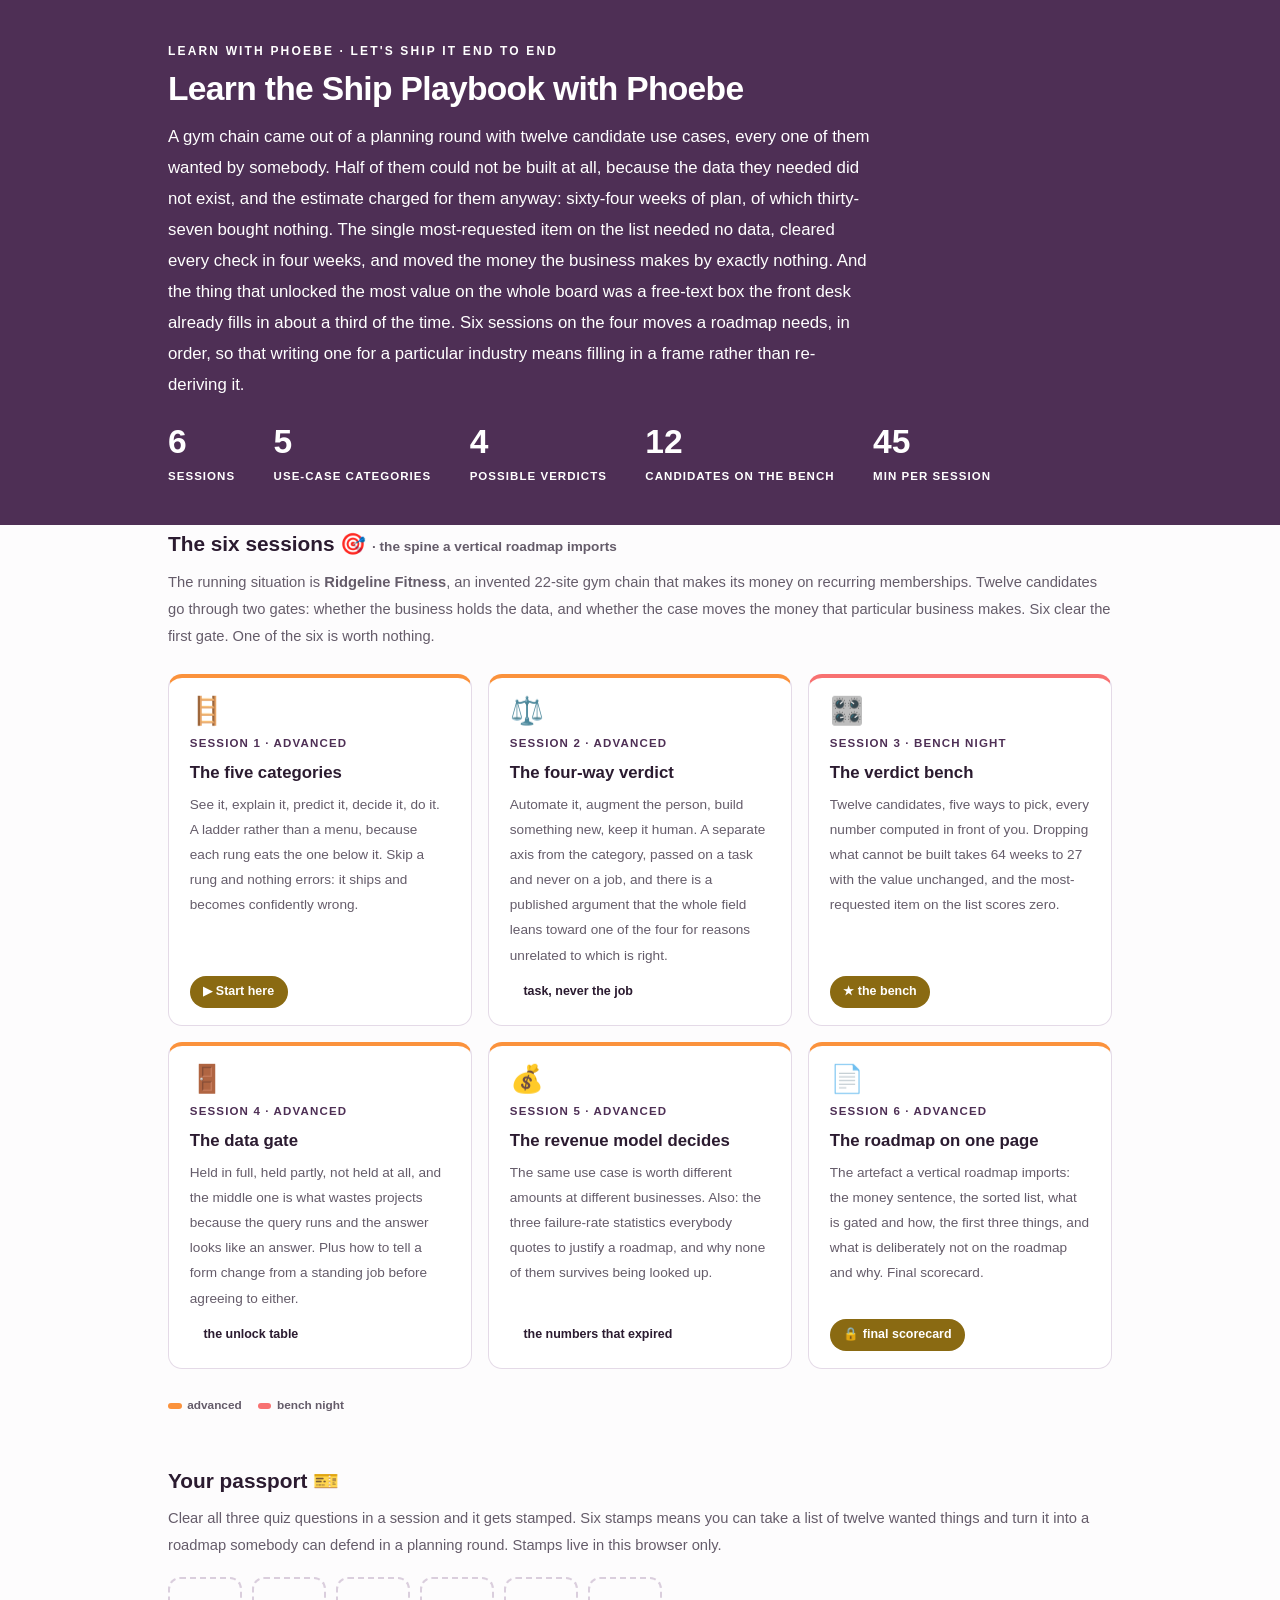
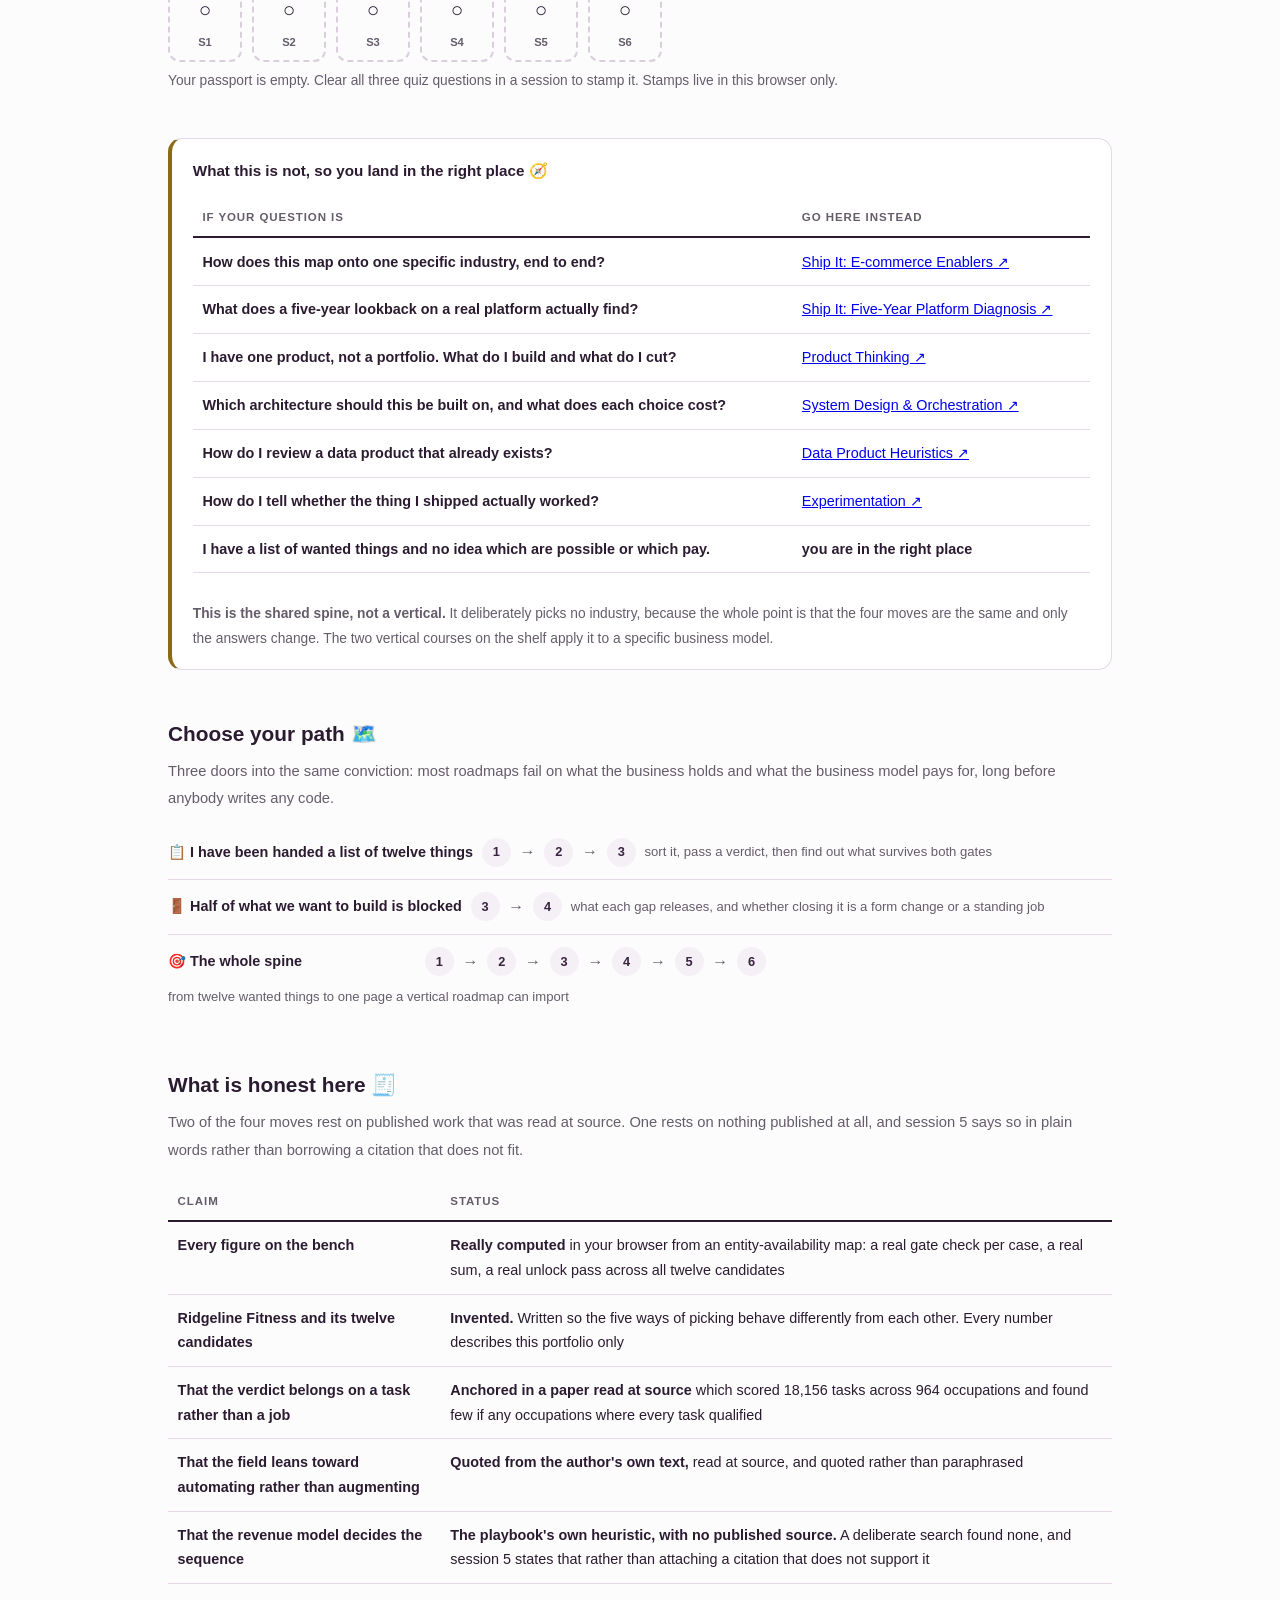
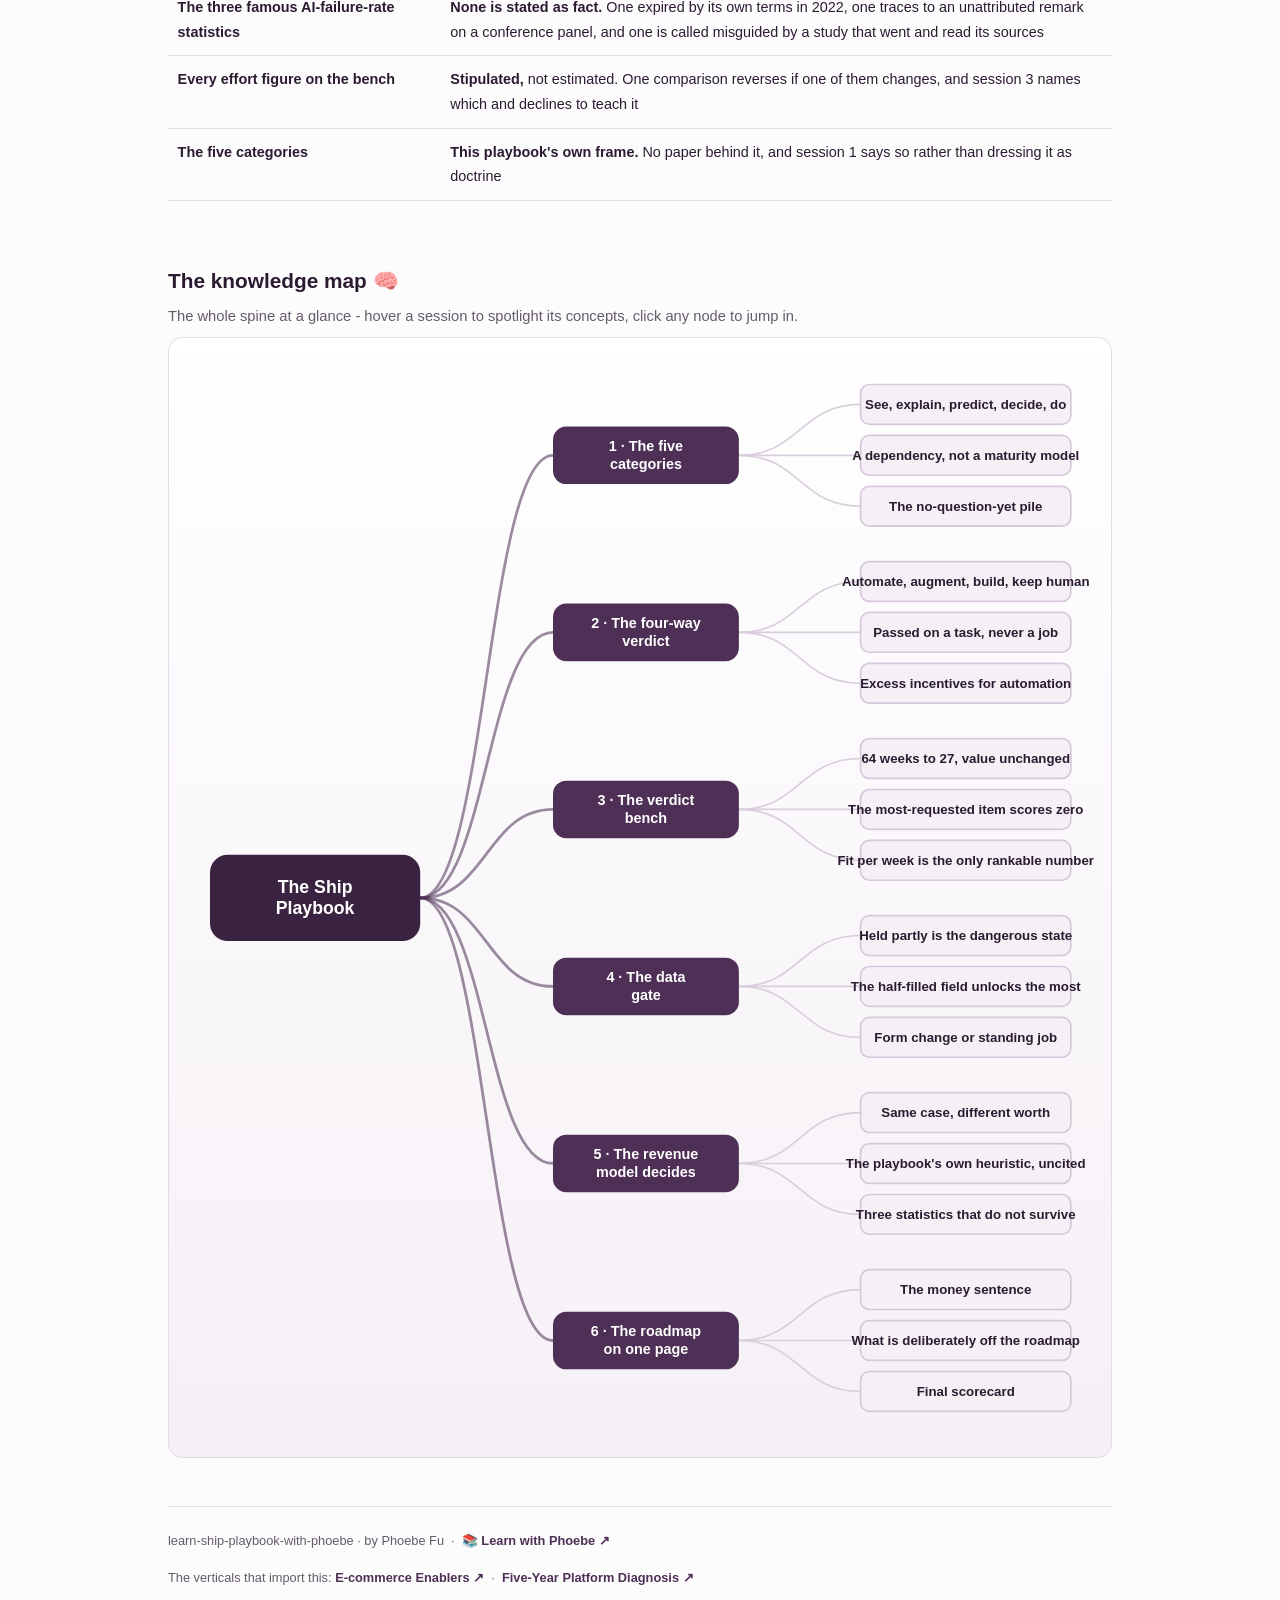
<file: index.html>
<!DOCTYPE html>
<html lang="en">
<head>
<meta charset="UTF-8">
<meta name="viewport" content="width=device-width, initial-scale=1.0">
<!-- social:start -->
<meta name="description" content="Six sessions on building a data and AI roadmap that survives contact with a business: five categories, a four-way verdict, the data gate that decides what is even possible, and sequencing against how the business actually makes money. The shared spine every vertical roadmap imports. Free, by Phoebe Fu.">
<meta property="og:type" content="website">
<meta property="og:site_name" content="Learn with Phoebe">
<meta property="og:title" content="Learn the Ship Playbook with Phoebe">
<meta property="og:description" content="Twelve candidates, two gates. Dropping everything that cannot be built took the plan from 64 weeks to 27 with the value unchanged, and the single most-requested item scored zero.">
<meta property="og:url" content="https://phoebefu6.github.io/learn-ship-playbook-with-phoebe/">
<meta property="og:image" content="https://phoebefu6.github.io/learn-ship-playbook-with-phoebe/assets/og-cover.png">
<meta property="og:image:width" content="1200">
<meta property="og:image:height" content="630">
<meta name="twitter:card" content="summary_large_image">
<meta name="twitter:title" content="Learn the Ship Playbook with Phoebe">
<meta name="twitter:description" content="A bench that scores a real portfolio through both gates. The most-requested item on the list is worth nothing.">
<meta name="twitter:image" content="https://phoebefu6.github.io/learn-ship-playbook-with-phoebe/assets/og-cover.png">
<!-- social:end -->
<title>Learn the Ship Playbook with Phoebe</title>
<link rel="stylesheet" href="assets/style.css?v=23">
<style>

  .stats-row { display: flex; gap: 2.4rem; margin-top: 1.5rem; flex-wrap: wrap; }
  .stat b { display: block; font-size: 2.1rem; font-weight: 800; line-height: 1.05; font-variant-numeric: tabular-nums; }
  .stat span { font-size: .72rem; opacity: 1; text-transform: uppercase; letter-spacing: .09em; font-weight: 600; }

  .course-grid { display: grid; grid-template-columns: repeat(auto-fit, minmax(17rem, 1fr)); gap: 1rem; margin-top: 1.5rem; }
  .course-card {
    border: 1px solid var(--hairline);
    border-top: 4px solid var(--diff, var(--indigo));
    border-radius: var(--radius);
    padding: 1.2rem 1.3rem 1.1rem;
    display: flex;
    flex-direction: column;
    gap: .5rem;
    text-decoration: none;
    color: var(--ink);
    background: #fff;
    transition: box-shadow .15s ease, border-color .15s ease, transform .15s ease;
    position: relative;
  }
  .course-card:hover { border-color: var(--indigo-soft); border-top-color: var(--diff, var(--indigo)); box-shadow: 0 8px 28px rgba(58,35,64,.16); transform: translateY(-3px); }
  .course-card .cicon { font-size: 1.7rem; line-height: 1; }
  .course-card .cnum { font-size: .72rem; font-weight: 700; color: var(--indigo); text-transform: uppercase; letter-spacing: .1em; }
  .course-card h3 { font-size: 1.05rem; font-weight: 800; line-height: 1.3; }
  .course-card p { font-size: .85rem; color: var(--muted); flex: 1; }
  .course-card .meta { display: flex; gap: .4rem; flex-wrap: wrap; }

  .diff-legend { display: flex; gap: 1rem; margin-top: 1.6rem; font-size: .74rem; color: var(--muted); font-weight: 600; flex-wrap: wrap; }
  .diff-legend i { display: inline-block; width: .85rem; height: .35rem; border-radius: 999px; margin-right: .35rem; vertical-align: middle; }

  .paths { margin-top: 2.6rem; }
  .paths h2 { font-size: 1.3rem; font-weight: 800; margin-bottom: .3rem; }
  .paths .plede { color: var(--muted); font-size: .92rem; margin-bottom: .8rem; }
  .path { display: flex; gap: .55rem; align-items: center; padding: .75rem 0; border-bottom: .5px solid var(--hairline); flex-wrap: wrap; }
  .path:last-child { border-bottom: none; }
  .path b { min-width: 15.5rem; font-size: .9rem; }
  .path .pstep { background: var(--indigo-50); color: var(--indigo-deep); border-radius: 999px; padding: .16rem .68rem; font-weight: 700; font-size: .8rem; text-decoration: none; transition: all .12s ease; }
  .path .pstep:hover { background: var(--indigo); color: #fff; }
  .path .parr { color: var(--muted); font-weight: 700; }

  .mm-section { margin-top: 1.6rem; }
  .mm-section h2 { font-size: 1.3rem; font-weight: 800; margin-bottom: .2rem; }
  .mm-section .mm-lede { color: var(--muted); font-size: .92rem; margin-bottom: .4rem; }
  .mm-wrap { border: 1px solid var(--hairline); border-radius: var(--radius); background: linear-gradient(180deg,#fff,var(--indigo-50)); padding: .6rem; overflow-x: auto; }
  .mm-svg { width: 100%; height: auto; display: block; max-width: 60rem; margin: 0 auto; min-width: 34rem; }
  .mm-link { cursor: pointer; text-decoration: none; }
  .mm-node rect { transition: opacity .15s ease, filter .15s ease; }
  .mm-node text { pointer-events: none; }
  .mm-link:hover .mm-node rect { filter: brightness(1.06); }
  .mm-edge { transition: opacity .15s ease; }

  .not-this { border: 1px solid var(--hairline); border-left: 4px solid var(--clay); border-radius: var(--radius); background: #fff; padding: 1.1rem 1.3rem; margin-top: 1.2rem; }
  .not-this h3 { font-size: .95rem; font-weight: 800; margin-bottom: .5rem; }
</style>
</head>
<body>

<header class="masthead">
  <div class="wrap">
    <div class="eyebrow">Learn with Phoebe · Let's Ship It End to End</div>
    <h1>Learn the <span class="accent">Ship Playbook</span> with Phoebe</h1>
    <p class="sub">A gym chain came out of a planning round with twelve candidate use cases, every one of them wanted by somebody. Half of them could not be built at all, because the data they needed did not exist, and the estimate charged for them anyway: sixty-four weeks of plan, of which thirty-seven bought nothing. The single most-requested item on the list needed no data, cleared every check in four weeks, and moved the money the business makes by exactly nothing. And the thing that unlocked the most value on the whole board was a free-text box the front desk already fills in about a third of the time. Six sessions on the four moves a roadmap needs, in order, so that writing one for a particular industry means filling in a frame rather than re-deriving it.</p>
    <div class="stats-row">
      <div class="stat"><b data-count="6">6</b><span>sessions</span></div>
      <div class="stat"><b data-count="5">5</b><span>use-case categories</span></div>
      <div class="stat"><b data-count="4">4</b><span>possible verdicts</span></div>
      <div class="stat"><b data-count="12">12</b><span>candidates on the bench</span></div>
      <div class="stat"><b data-count="45">45</b><span>min per session</span></div>
    </div>
  </div>
</header>

<main class="wrap">

  <section class="section">
    <div class="paths" style="margin-top:0">
      <h2>The six sessions 🎯 <span style="font-size:.85rem;font-weight:600;color:var(--muted)">· the spine a vertical roadmap imports</span></h2>
      <p class="plede">The running situation is <strong>Ridgeline Fitness</strong>, an invented 22-site gym chain that makes its money on recurring memberships. Twelve candidates go through two gates: whether the business holds the data, and whether the case moves the money that particular business makes. Six clear the first gate. One of the six is worth nothing.</p>
    </div>

    <div class="course-grid">
      <a class="course-card" href="courses/01-the-five-categories.html" style="--diff:#FB923C">
        <span class="cicon">🪜</span>
        <span class="cnum">Session 1 · advanced</span>
        <h3>The five categories</h3>
        <p>See it, explain it, predict it, decide it, do it. A ladder rather than a menu, because each rung eats the one below it. Skip a rung and nothing errors: it ships and becomes confidently wrong.</p>
        <span class="meta"><span class="pill amber">▶ Start here</span></span>
      </a>
      <a class="course-card" href="courses/02-the-four-way-verdict.html" style="--diff:#FB923C">
        <span class="cicon">⚖️</span>
        <span class="cnum">Session 2 · advanced</span>
        <h3>The four-way verdict</h3>
        <p>Automate it, augment the person, build something new, keep it human. A separate axis from the category, passed on a task and never on a job, and there is a published argument that the whole field leans toward one of the four for reasons unrelated to which is right.</p>
        <span class="meta"><span class="pill">task, never the job</span></span>
      </a>
      <a class="course-card" href="courses/03-the-verdict-bench.html" style="--diff:#F87171">
        <span class="cicon">🎛️</span>
        <span class="cnum">Session 3 · bench night</span>
        <h3>The verdict bench</h3>
        <p>Twelve candidates, five ways to pick, every number computed in front of you. Dropping what cannot be built takes 64 weeks to 27 with the value unchanged, and the most-requested item on the list scores zero.</p>
        <span class="meta"><span class="pill amber">★ the bench</span></span>
      </a>
      <a class="course-card" href="courses/04-the-data-gate.html" style="--diff:#FB923C">
        <span class="cicon">🚪</span>
        <span class="cnum">Session 4 · advanced</span>
        <h3>The data gate</h3>
        <p>Held in full, held partly, not held at all, and the middle one is what wastes projects because the query runs and the answer looks like an answer. Plus how to tell a form change from a standing job before agreeing to either.</p>
        <span class="meta"><span class="pill">the unlock table</span></span>
      </a>
      <a class="course-card" href="courses/05-the-revenue-model-decides.html" style="--diff:#FB923C">
        <span class="cicon">💰</span>
        <span class="cnum">Session 5 · advanced</span>
        <h3>The revenue model decides</h3>
        <p>The same use case is worth different amounts at different businesses. Also: the three failure-rate statistics everybody quotes to justify a roadmap, and why none of them survives being looked up.</p>
        <span class="meta"><span class="pill">the numbers that expired</span></span>
      </a>
      <a class="course-card" href="courses/06-the-roadmap-on-one-page.html" style="--diff:#FB923C">
        <span class="cicon">📄</span>
        <span class="cnum">Session 6 · advanced</span>
        <h3>The roadmap on one page</h3>
        <p>The artefact a vertical roadmap imports: the money sentence, the sorted list, what is gated and how, the first three things, and what is deliberately not on the roadmap and why. Final scorecard.</p>
        <span class="meta"><span class="pill amber">🔒 final scorecard</span></span>
      </a>
    </div>

    <div class="diff-legend">
      <span><i style="background:#FB923C"></i>advanced</span>
      <span><i style="background:#F87171"></i>bench night</span>
    </div>
  </section>

  <section class="section">
    <div class="paths" style="margin-top:0">
      <h2>Your passport 🎫</h2>
      <p class="plede">Clear all three quiz questions in a session and it gets stamped. Six stamps means you can take a list of twelve wanted things and turn it into a roadmap somebody can defend in a planning round. Stamps live in this browser only.</p>
    </div>
    <div class="pp-strip"></div>
  </section>

  <section class="section">
    <div class="not-this">
      <h3>What this is not, so you land in the right place 🧭</h3>
      <table class="clean">
        <tr><th>If your question is</th><th>Go here instead</th></tr>
        <tr><td>How does this map onto one specific industry, end to end?</td><td><a href="https://phoebefu6.github.io/learn-ship-ecommerce-enabler-with-phoebe/">Ship It: E-commerce Enablers ↗</a></td></tr>
        <tr><td>What does a five-year lookback on a real platform actually find?</td><td><a href="https://phoebefu6.github.io/learn-ship-platform-diagnosis-with-phoebe/">Ship It: Five-Year Platform Diagnosis ↗</a></td></tr>
        <tr><td>I have one product, not a portfolio. What do I build and what do I cut?</td><td><a href="https://phoebefu6.github.io/learn-product-thinking-with-phoebe/">Product Thinking ↗</a></td></tr>
        <tr><td>Which architecture should this be built on, and what does each choice cost?</td><td><a href="https://phoebefu6.github.io/learn-system-design-with-phoebe/">System Design &amp; Orchestration ↗</a></td></tr>
        <tr><td>How do I review a data product that already exists?</td><td><a href="https://phoebefu6.github.io/learn-data-heuristics-with-phoebe/">Data Product Heuristics ↗</a></td></tr>
        <tr><td>How do I tell whether the thing I shipped actually worked?</td><td><a href="https://phoebefu6.github.io/learn-experimentation-with-phoebe/">Experimentation ↗</a></td></tr>
        <tr><td><strong>I have a list of wanted things and no idea which are possible or which pay.</strong></td><td><strong>you are in the right place</strong></td></tr>
      </table>
      <p style="margin-top:.7rem;font-size:.86rem;color:var(--muted)"><strong>This is the shared spine, not a vertical.</strong> It deliberately picks no industry, because the whole point is that the four moves are the same and only the answers change. The two vertical courses on the shelf apply it to a specific business model.</p>
    </div>
  </section>

  <section class="section">
    <div class="paths">
      <h2>Choose your path 🗺️</h2>
      <p class="plede">Three doors into the same conviction: most roadmaps fail on what the business holds and what the business model pays for, long before anybody writes any code.</p>
      <div class="path"><b>📋 I have been handed a list of twelve things</b>
        <a class="pstep" href="courses/01-the-five-categories.html">1</a><span class="parr">→</span>
        <a class="pstep" href="courses/02-the-four-way-verdict.html">2</a><span class="parr">→</span>
        <a class="pstep" href="courses/03-the-verdict-bench.html">3</a>
        <span style="font-size:.82rem;color:var(--muted)">sort it, pass a verdict, then find out what survives both gates</span>
      </div>
      <div class="path"><b>🚪 Half of what we want to build is blocked</b>
        <a class="pstep" href="courses/03-the-verdict-bench.html">3</a><span class="parr">→</span>
        <a class="pstep" href="courses/04-the-data-gate.html">4</a>
        <span style="font-size:.82rem;color:var(--muted)">what each gap releases, and whether closing it is a form change or a standing job</span>
      </div>
      <div class="path"><b>🎯 The whole spine</b>
        <a class="pstep" href="courses/01-the-five-categories.html">1</a><span class="parr">→</span>
        <a class="pstep" href="courses/02-the-four-way-verdict.html">2</a><span class="parr">→</span>
        <a class="pstep" href="courses/03-the-verdict-bench.html">3</a><span class="parr">→</span>
        <a class="pstep" href="courses/04-the-data-gate.html">4</a><span class="parr">→</span>
        <a class="pstep" href="courses/05-the-revenue-model-decides.html">5</a><span class="parr">→</span>
        <a class="pstep" href="courses/06-the-roadmap-on-one-page.html">6</a>
        <span style="font-size:.82rem;color:var(--muted)">from twelve wanted things to one page a vertical roadmap can import</span>
      </div>
    </div>
  </section>

  <section class="section">
    <div class="paths" style="margin-top:0">
      <h2>What is honest here 🧾</h2>
      <p class="plede">Two of the four moves rest on published work that was read at source. One rests on nothing published at all, and session 5 says so in plain words rather than borrowing a citation that does not fit.</p>
    </div>
    <table class="clean">
      <tr><th>Claim</th><th>Status</th></tr>
      <tr><td>Every figure on the bench</td><td><strong>Really computed</strong> in your browser from an entity-availability map: a real gate check per case, a real sum, a real unlock pass across all twelve candidates</td></tr>
      <tr><td>Ridgeline Fitness and its twelve candidates</td><td><strong>Invented.</strong> Written so the five ways of picking behave differently from each other. Every number describes this portfolio only</td></tr>
      <tr><td>That the verdict belongs on a task rather than a job</td><td><strong>Anchored in a paper read at source</strong> which scored 18,156 tasks across 964 occupations and found few if any occupations where every task qualified</td></tr>
      <tr><td>That the field leans toward automating rather than augmenting</td><td><strong>Quoted from the author's own text,</strong> read at source, and quoted rather than paraphrased</td></tr>
      <tr><td>That the revenue model decides the sequence</td><td><strong>The playbook's own heuristic, with no published source.</strong> A deliberate search found none, and session 5 states that rather than attaching a citation that does not support it</td></tr>
      <tr><td>The three famous AI-failure-rate statistics</td><td><strong>None is stated as fact.</strong> One expired by its own terms in 2022, one traces to an unattributed remark on a conference panel, and one is called misguided by a study that went and read its sources</td></tr>
      <tr><td>Every effort figure on the bench</td><td><strong>Stipulated,</strong> not estimated. One comparison reverses if one of them changes, and session 3 names which and declines to teach it</td></tr>
      <tr><td>The five categories</td><td><strong>This playbook's own frame.</strong> No paper behind it, and session 1 says so rather than dressing it as doctrine</td></tr>
    </table>
  </section>

  <section class="section mm-section">
    <h2>The knowledge map 🧠</h2>
    <p class="mm-lede">The whole spine at a glance - hover a session to spotlight its concepts, click any node to jump in.</p>
    <div class="mm-wrap"><div id="mindmap"></div></div>
  </section>

  <footer class="pagefoot">
    <span>learn-ship-playbook-with-phoebe · by Phoebe Fu &nbsp;·&nbsp; 📚 <a href="https://phoebefu6.github.io/learn-with-phoebe/">Learn with Phoebe ↗</a></span>
    <span>The verticals that import this: <a href="https://phoebefu6.github.io/learn-ship-ecommerce-enabler-with-phoebe/">E-commerce Enablers ↗</a> &nbsp;·&nbsp; <a href="https://phoebefu6.github.io/learn-ship-platform-diagnosis-with-phoebe/">Five-Year Platform Diagnosis ↗</a></span>
  </footer>

</main>

<script>
window.MINDMAP_DATA = {
  title: "The Ship\nPlaybook",
  centerColor: "#3A2340",
  sessions: [
    { label: "The five\ncategories", href: "courses/01-the-five-categories.html", color: "#FB923C",
      concepts: [
        { label: "See, explain, predict, decide, do", href: "courses/01-the-five-categories.html" },
        { label: "A dependency, not a maturity model", href: "courses/01-the-five-categories.html" },
        { label: "The no-question-yet pile", href: "courses/01-the-five-categories.html" } ] },
    { label: "The four-way\nverdict", href: "courses/02-the-four-way-verdict.html", color: "#FB923C",
      concepts: [
        { label: "Automate, augment, build, keep human", href: "courses/02-the-four-way-verdict.html" },
        { label: "Passed on a task, never a job", href: "courses/02-the-four-way-verdict.html" },
        { label: "Excess incentives for automation", href: "courses/02-the-four-way-verdict.html" } ] },
    { label: "The verdict\nbench", href: "courses/03-the-verdict-bench.html", color: "#F87171",
      concepts: [
        { label: "64 weeks to 27, value unchanged", href: "courses/03-the-verdict-bench.html" },
        { label: "The most-requested item scores zero", href: "courses/03-the-verdict-bench.html" },
        { label: "Fit per week is the only rankable number", href: "courses/03-the-verdict-bench.html" } ] },
    { label: "The data\ngate", href: "courses/04-the-data-gate.html", color: "#FB923C",
      concepts: [
        { label: "Held partly is the dangerous state", href: "courses/04-the-data-gate.html" },
        { label: "The half-filled field unlocks the most", href: "courses/04-the-data-gate.html" },
        { label: "Form change or standing job", href: "courses/04-the-data-gate.html" } ] },
    { label: "The revenue\nmodel decides", href: "courses/05-the-revenue-model-decides.html", color: "#FB923C",
      concepts: [
        { label: "Same case, different worth", href: "courses/05-the-revenue-model-decides.html" },
        { label: "The playbook's own heuristic, uncited", href: "courses/05-the-revenue-model-decides.html" },
        { label: "Three statistics that do not survive", href: "courses/05-the-revenue-model-decides.html" } ] },
    { label: "The roadmap\non one page", href: "courses/06-the-roadmap-on-one-page.html", color: "#FB923C",
      concepts: [
        { label: "The money sentence", href: "courses/06-the-roadmap-on-one-page.html" },
        { label: "What is deliberately off the roadmap", href: "courses/06-the-roadmap-on-one-page.html" },
        { label: "Final scorecard", href: "courses/06-the-roadmap-on-one-page.html" } ] }
  ]
};
</script>
<script src="assets/mindmap.js?v=1"></script>
<script src="assets/app.js?v=20"></script>
</body>
</html>
</file>
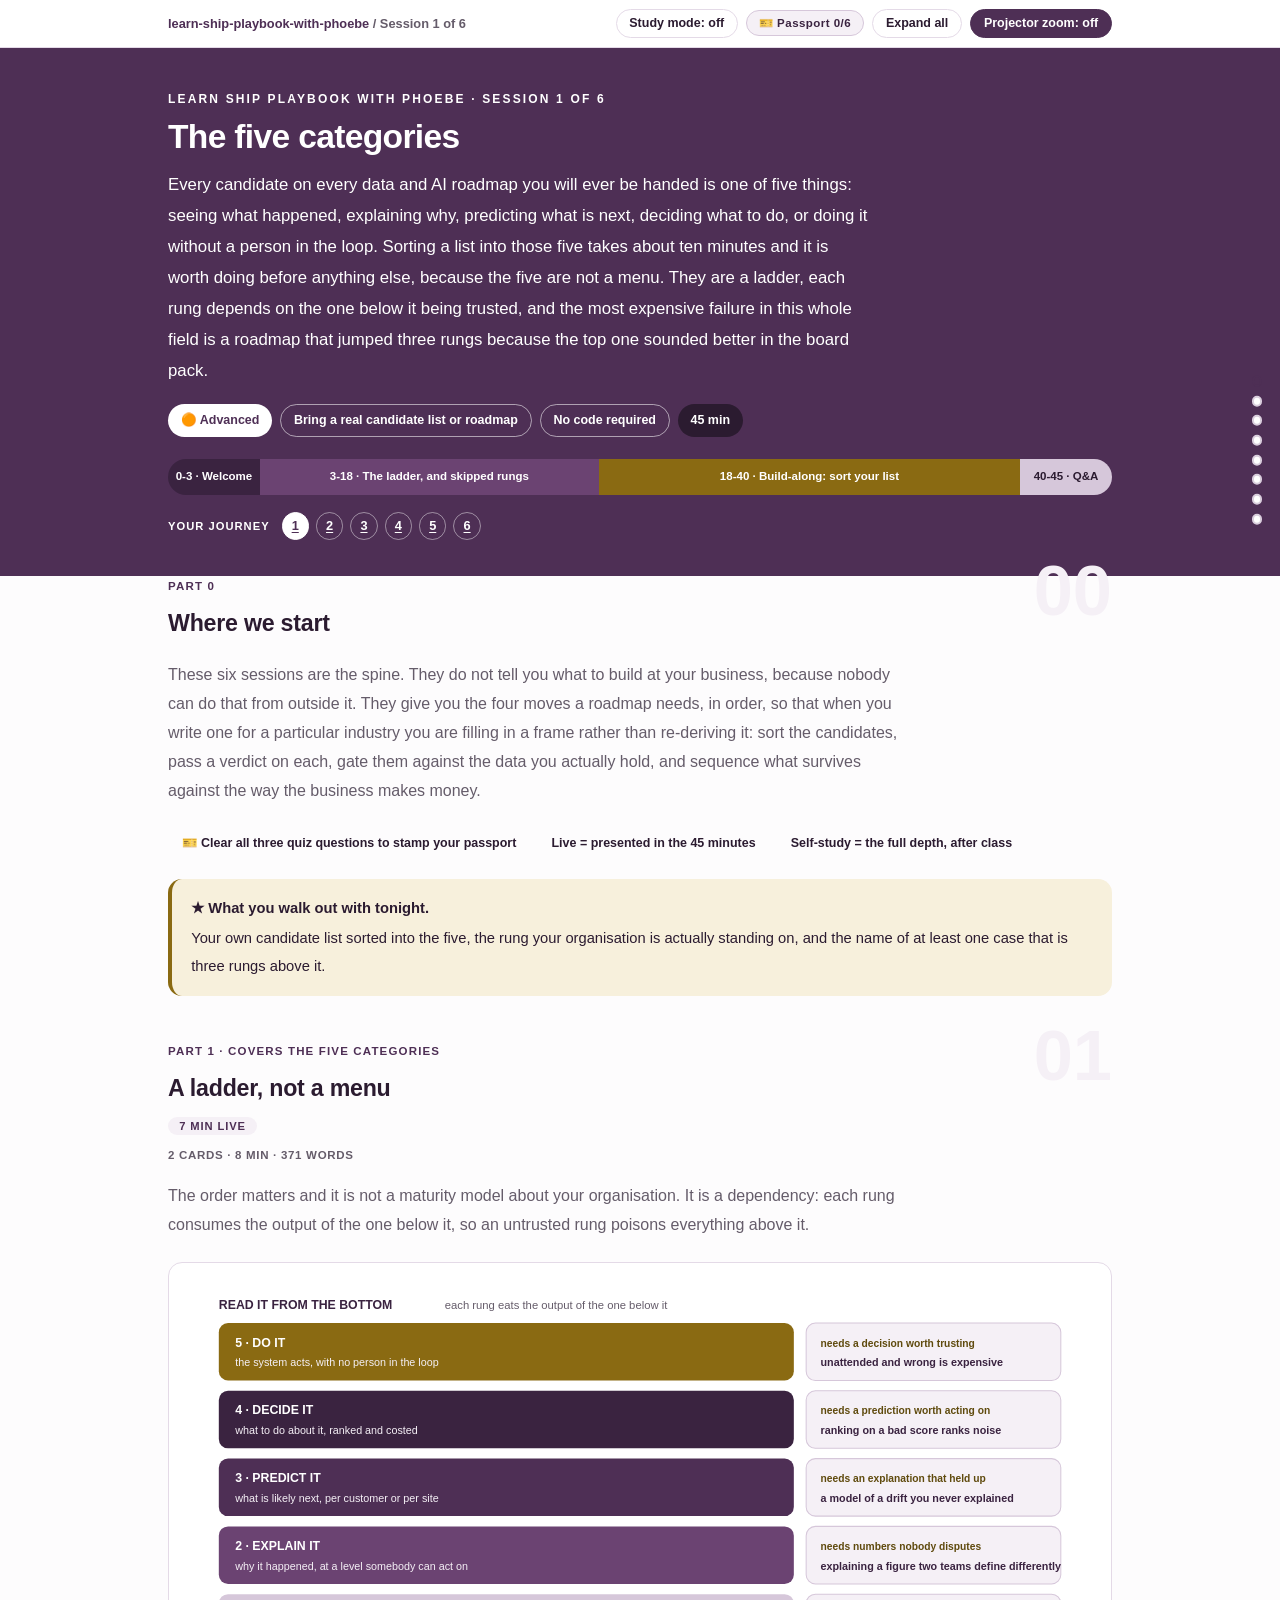
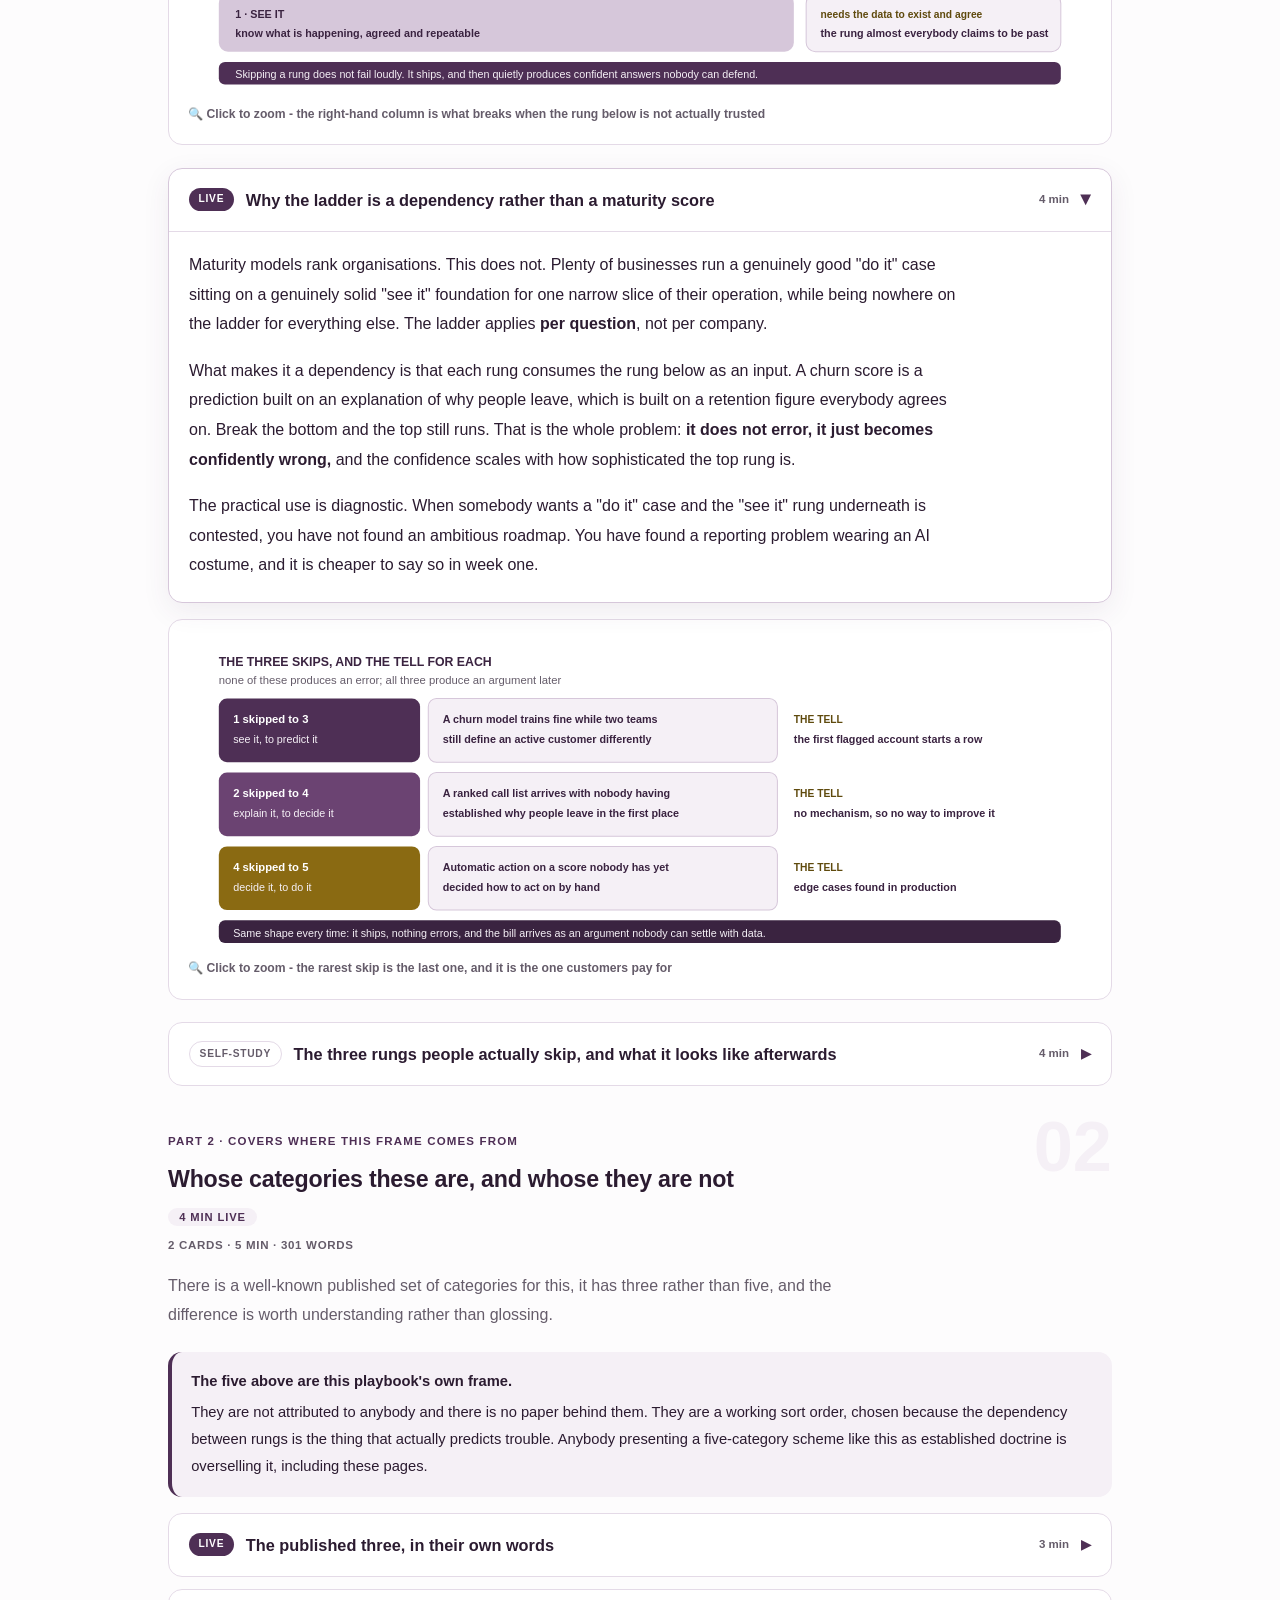
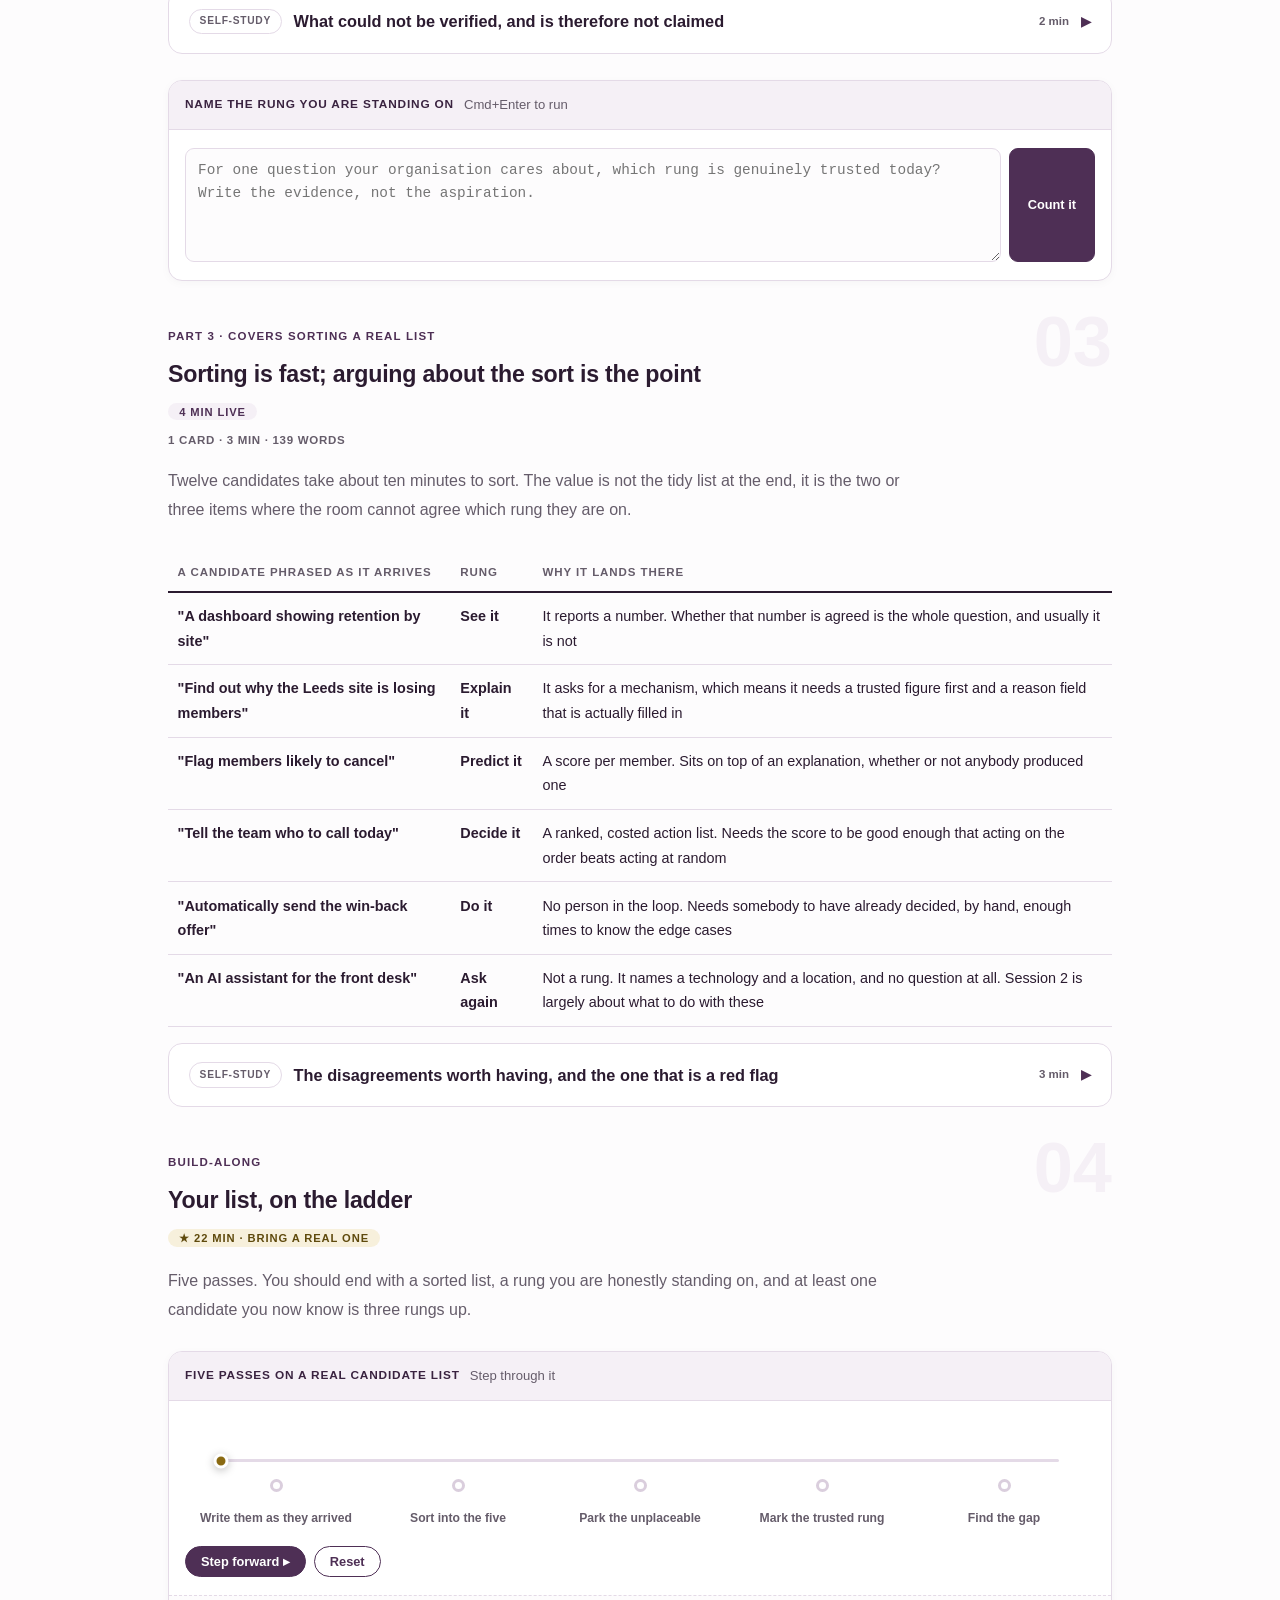
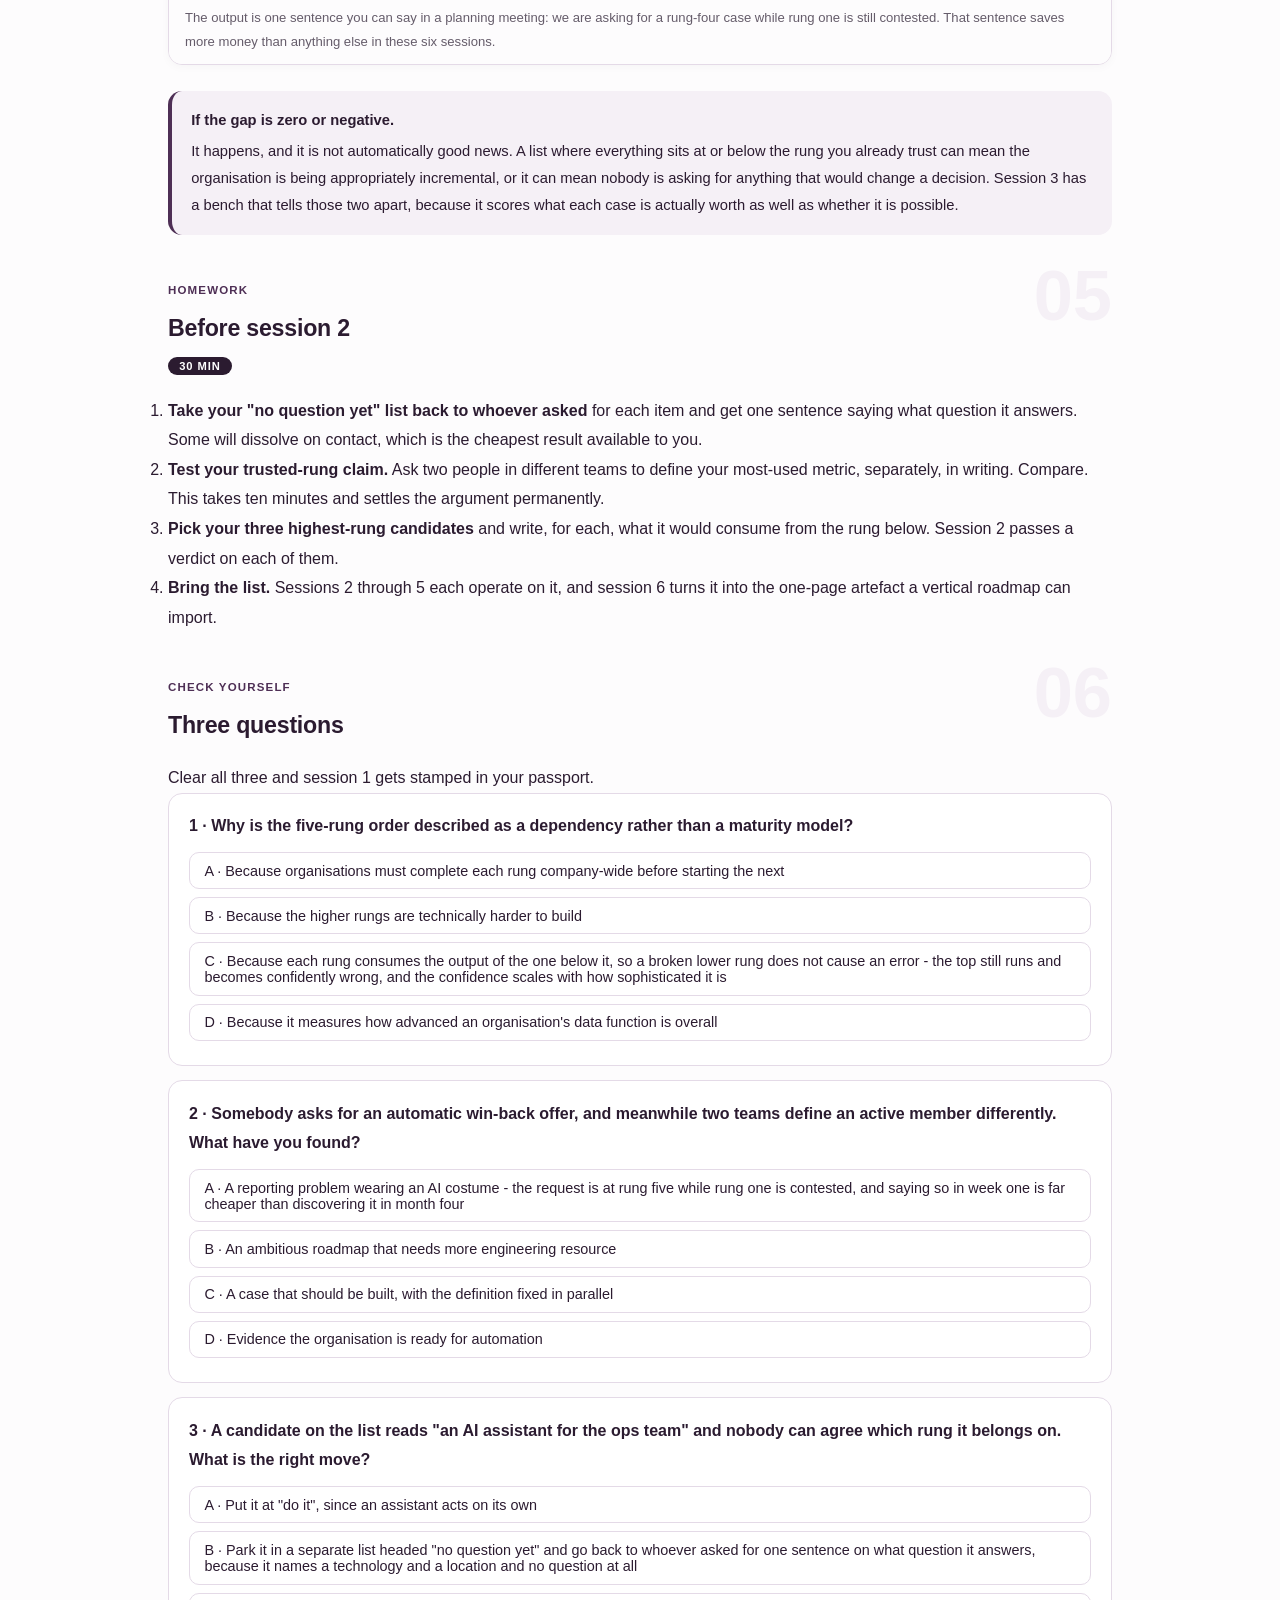
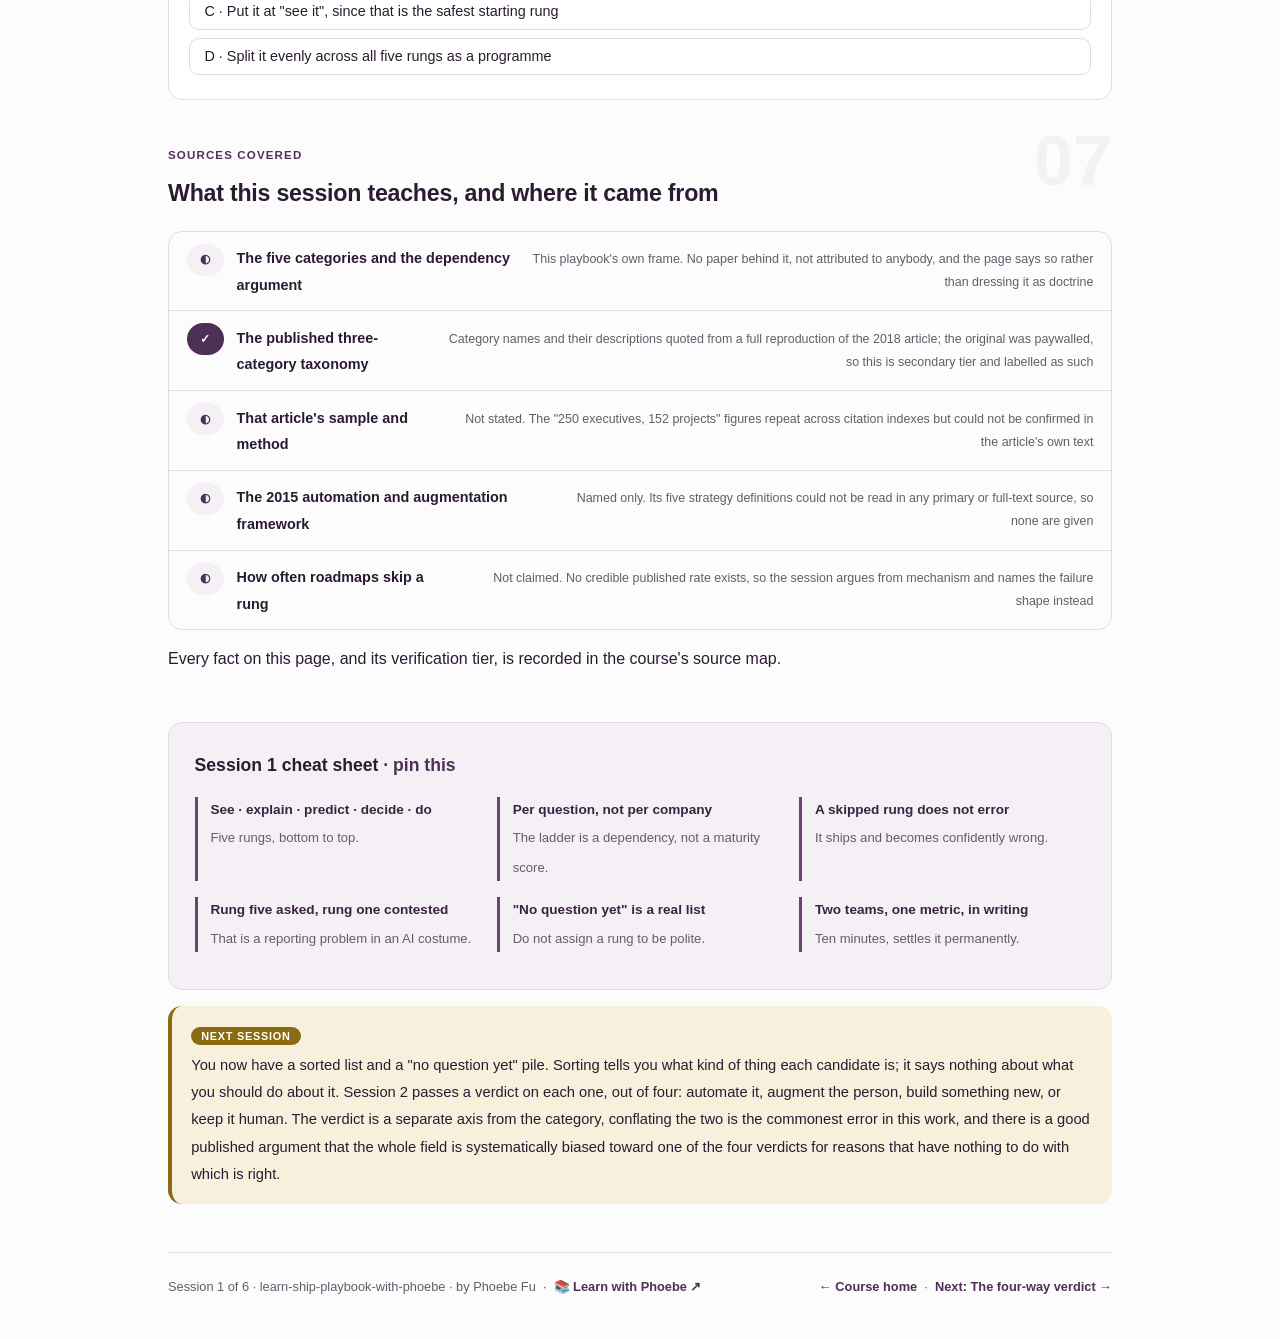
<file: courses/01-the-five-categories.html>
<!DOCTYPE html>
<html lang="en">
<head>
<meta charset="UTF-8">
<meta name="viewport" content="width=device-width, initial-scale=1.0">
<!-- social:start -->
<meta name="description" content="Session 1 of 6. Five categories every data and AI use case falls into, arranged as a ladder where each rung needs the one below it to be trusted first. Most roadmaps fail because they skipped a rung.">
<meta property="og:type" content="article">
<meta property="og:site_name" content="Learn with Phoebe">
<meta property="og:title" content="The five categories - learn ship playbook with phoebe">
<meta property="og:description" content="Session 1 of 6. See it, explain it, predict it, decide it, do it. A ladder, not a menu, and the reason a prediction nobody trusts is a reporting problem.">
<meta property="og:url" content="https://phoebefu6.github.io/learn-ship-playbook-with-phoebe/courses/01-the-five-categories.html">
<meta property="og:image" content="https://phoebefu6.github.io/learn-ship-playbook-with-phoebe/assets/og-cover.png">
<meta property="og:image:width" content="1200">
<meta property="og:image:height" content="630">
<meta name="twitter:card" content="summary_large_image">
<meta name="twitter:title" content="The five categories - learn ship playbook with phoebe">
<meta name="twitter:description" content="Session 1 of 6. The ladder every use case sits on, and what happens when you skip a rung.">
<meta name="twitter:image" content="https://phoebefu6.github.io/learn-ship-playbook-with-phoebe/assets/og-cover.png">
<!-- social:end -->
<title>Session 1 · The five categories - learn ship playbook with phoebe</title>
<link rel="stylesheet" href="../assets/style.css?v=22">
</head>
<body>

<div class="toolbar">
  <div class="wrap">
    <span class="crumb"><a href="../index.html">learn-ship-playbook-with-phoebe</a> / Session 1 of 6</span>
    <button class="btn" id="toggle-all" type="button">Expand all</button>
    <button class="btn primary" id="zoom-toggle" type="button">Projector zoom: off</button>
  </div>
</div>

<header class="masthead">
  <div class="wrap">
    <div class="eyebrow">Learn Ship Playbook with Phoebe · Session 1 of 6</div>
    <h1>The five <span class="accent">categories</span></h1>
    <p class="sub">Every candidate on every data and AI roadmap you will ever be handed is one of five things: seeing what happened, explaining why, predicting what is next, deciding what to do, or doing it without a person in the loop. Sorting a list into those five takes about ten minutes and it is worth doing before anything else, because the five are not a menu. They are a ladder, each rung depends on the one below it being trusted, and the most expensive failure in this whole field is a roadmap that jumped three rungs because the top one sounded better in the board pack.</p>
    <div class="chip-row">
      <span class="chip level">🟠 Advanced</span>
      <span class="chip audience">Bring a real candidate list or roadmap</span>
      <span class="chip audience">No code required</span>
      <span class="chip time">45 min</span>
    </div>
    <div class="agenda">
      <span class="a1" style="flex:1">0-3 · Welcome</span>
      <span class="a2" style="flex:4">3-18 · The ladder, and skipped rungs</span>
      <span class="a3" style="flex:5">18-40 · Build-along: sort your list</span>
      <span class="a4" style="flex:1">40-45 · Q&amp;A</span>
    </div>
  </div>
</header>

<main class="wrap">

  <section class="section" id="intro">
    <div class="section-kicker">
      <span class="klabel">Part 0</span>
      <h2>Where we start</h2>
    </div>
    <p class="lede">These six sessions are the spine. They do not tell you what to build at your business, because nobody can do that from outside it. They give you the four moves a roadmap needs, in order, so that when you write one for a particular industry you are filling in a frame rather than re-deriving it: sort the candidates, pass a verdict on each, gate them against the data you actually hold, and sequence what survives against the way the business makes money.</p>

    <div class="legend">
      <span class="pill">🎫 Clear all three quiz questions to stamp your passport</span>
      <span class="pill">Live = presented in the 45 minutes</span>
      <span class="pill">Self-study = the full depth, after class</span>
    </div>

    <div class="callout win">
      <p><strong>★ What you walk out with tonight.</strong> Your own candidate list sorted into the five, the rung your organisation is actually standing on, and the name of at least one case that is three rungs above it.</p>
    </div>
  </section>

  <section class="section" id="part-1">
    <div class="section-kicker">
      <span class="klabel">Part 1 · covers the five categories</span>
      <h2>A ladder, not a menu</h2>
      <span class="tag concept">7 min live</span>
    </div>
    <p class="lede">The order matters and it is not a maturity model about your organisation. It is a dependency: each rung consumes the output of the one below it, so an untrusted rung poisons everything above it.</p>

    <figure class="zoomable">
      <svg viewBox="0 0 880 400" xmlns="http://www.w3.org/2000/svg" role="img" aria-label="The five categories as a ladder from bottom to top: see it, explain it, predict it, decide it, do it. Each rung lists what it consumes from the rung below and what breaks if that rung is not trusted.">
        <style>
          .s1aH { font: 800 12px Inter, sans-serif; fill: #3A2340; }
          .s1aS { font: 400 11px Inter, sans-serif; fill: #655C6A; }
          .s1aT { font: 800 12px Inter, sans-serif; fill: #FFFFFF; }
          .s1aW { font: 400 10.5px Inter, sans-serif; fill: #F5F0F6; }
          .s1aD { font: 700 10.5px Inter, sans-serif; fill: #3A2340; }
          .s1aG { font: 800 10px Inter, sans-serif; fill: #5F4A0D; }
        </style>

        <text class="s1aH" x="30" y="26">READ IT FROM THE BOTTOM</text>
        <text class="s1aS" x="250" y="26">each rung eats the output of the one below it</text>

        <rect x="30" y="40" width="560" height="56" rx="9" fill="#8A6A12"/>
        <text class="s1aT" x="46" y="63">5 · DO IT</text>
        <text class="s1aW" x="46" y="82">the system acts, with no person in the loop</text>
        <rect x="602" y="40" width="248" height="56" rx="9" fill="#F5F0F6" stroke="#D6C7DA"/>
        <text class="s1aG" x="616" y="63">needs a decision worth trusting</text>
        <text class="s1aD" x="616" y="82">unattended and wrong is expensive</text>

        <rect x="30" y="106" width="560" height="56" rx="9" fill="#3A2340"/>
        <text class="s1aT" x="46" y="129">4 · DECIDE IT</text>
        <text class="s1aW" x="46" y="148">what to do about it, ranked and costed</text>
        <rect x="602" y="106" width="248" height="56" rx="9" fill="#F5F0F6" stroke="#D6C7DA"/>
        <text class="s1aG" x="616" y="129">needs a prediction worth acting on</text>
        <text class="s1aD" x="616" y="148">ranking on a bad score ranks noise</text>

        <rect x="30" y="172" width="560" height="56" rx="9" fill="#4E2F55"/>
        <text class="s1aT" x="46" y="195">3 · PREDICT IT</text>
        <text class="s1aW" x="46" y="214">what is likely next, per customer or per site</text>
        <rect x="602" y="172" width="248" height="56" rx="9" fill="#F5F0F6" stroke="#D6C7DA"/>
        <text class="s1aG" x="616" y="195">needs an explanation that held up</text>
        <text class="s1aD" x="616" y="214">a model of a drift you never explained</text>

        <rect x="30" y="238" width="560" height="56" rx="9" fill="#6B4372"/>
        <text class="s1aT" x="46" y="261">2 · EXPLAIN IT</text>
        <text class="s1aW" x="46" y="280">why it happened, at a level somebody can act on</text>
        <rect x="602" y="238" width="248" height="56" rx="9" fill="#F5F0F6" stroke="#D6C7DA"/>
        <text class="s1aG" x="616" y="261">needs numbers nobody disputes</text>
        <text class="s1aD" x="616" y="280">explaining a figure two teams define differently</text>

        <rect x="30" y="304" width="560" height="56" rx="9" fill="#D6C7DA"/>
        <text class="s1aD" x="46" y="327">1 · SEE IT</text>
        <text class="s1aD" x="46" y="346">know what is happening, agreed and repeatable</text>
        <rect x="602" y="304" width="248" height="56" rx="9" fill="#F5F0F6" stroke="#D6C7DA"/>
        <text class="s1aG" x="616" y="327">needs the data to exist and agree</text>
        <text class="s1aD" x="616" y="346">the rung almost everybody claims to be past</text>

        <rect x="30" y="370" width="820" height="22" rx="6" fill="#4E2F55"/>
        <text class="s1aW" x="46" y="386">Skipping a rung does not fail loudly. It ships, and then quietly produces confident answers nobody can defend.</text>
      </svg>
      <figcaption>🔍 Click to zoom - the right-hand column is what breaks when the rung below is not actually trusted</figcaption>
    </figure>

    <details class="card" open>
      <summary><span class="mode live">Live</span>Why the ladder is a dependency rather than a maturity score<span class="mini">4 min</span><span class="caret">▶</span></summary>
      <div class="body">
        <p>Maturity models rank organisations. This does not. Plenty of businesses run a genuinely good "do it" case sitting on a genuinely solid "see it" foundation for one narrow slice of their operation, while being nowhere on the ladder for everything else. The ladder applies <strong>per question</strong>, not per company.</p>
        <p>What makes it a dependency is that each rung consumes the rung below as an input. A churn score is a prediction built on an explanation of why people leave, which is built on a retention figure everybody agrees on. Break the bottom and the top still runs. That is the whole problem: <strong>it does not error, it just becomes confidently wrong,</strong> and the confidence scales with how sophisticated the top rung is.</p>
        <p>The practical use is diagnostic. When somebody wants a "do it" case and the "see it" rung underneath is contested, you have not found an ambitious roadmap. You have found a reporting problem wearing an AI costume, and it is cheaper to say so in week one.</p>
      </div>
    </details>


    <figure class="zoomable">
      <svg viewBox="0 0 880 300" xmlns="http://www.w3.org/2000/svg" role="img" aria-label="The three rungs people skip and what each looks like afterwards: skipping see it to reach predict it, skipping explain it to reach decide it, and skipping decide it to reach do it. In all three the failure shape is the same: nothing errors and the cost arrives later as an argument nobody can settle.">
        <style>
          .s1bH { font: 800 12px Inter, sans-serif; fill: #3A2340; }
          .s1bS { font: 400 11px Inter, sans-serif; fill: #655C6A; }
          .s1bT { font: 800 11px Inter, sans-serif; fill: #FFFFFF; }
          .s1bW { font: 400 10.5px Inter, sans-serif; fill: #F5F0F6; }
          .s1bD { font: 700 10.5px Inter, sans-serif; fill: #3A2340; }
          .s1bK { font: 800 10px Inter, sans-serif; fill: #5F4A0D; }
        </style>

        <text class="s1bH" x="30" y="26">THE THREE SKIPS, AND THE TELL FOR EACH</text>
        <text class="s1bS" x="30" y="44">none of these produces an error; all three produce an argument later</text>

        <rect x="30" y="58" width="196" height="62" rx="8" fill="#4E2F55"/>
        <text class="s1bT" x="44" y="82">1 skipped to 3</text>
        <text class="s1bW" x="44" y="101">see it, to predict it</text>
        <rect x="234" y="58" width="340" height="62" rx="8" fill="#F5F0F6" stroke="#D6C7DA"/>
        <text class="s1bD" x="248" y="82">A churn model trains fine while two teams</text>
        <text class="s1bD" x="248" y="101">still define an active customer differently</text>
        <text class="s1bK" x="590" y="82">THE TELL</text>
        <text class="s1bD" x="590" y="101">the first flagged account starts a row</text>

        <rect x="30" y="130" width="196" height="62" rx="8" fill="#6B4372"/>
        <text class="s1bT" x="44" y="154">2 skipped to 4</text>
        <text class="s1bW" x="44" y="173">explain it, to decide it</text>
        <rect x="234" y="130" width="340" height="62" rx="8" fill="#F5F0F6" stroke="#D6C7DA"/>
        <text class="s1bD" x="248" y="154">A ranked call list arrives with nobody having</text>
        <text class="s1bD" x="248" y="173">established why people leave in the first place</text>
        <text class="s1bK" x="590" y="154">THE TELL</text>
        <text class="s1bD" x="590" y="173">no mechanism, so no way to improve it</text>

        <rect x="30" y="202" width="196" height="62" rx="8" fill="#8A6A12"/>
        <text class="s1bT" x="44" y="226">4 skipped to 5</text>
        <text class="s1bW" x="44" y="245">decide it, to do it</text>
        <rect x="234" y="202" width="340" height="62" rx="8" fill="#F5F0F6" stroke="#D6C7DA"/>
        <text class="s1bD" x="248" y="226">Automatic action on a score nobody has yet</text>
        <text class="s1bD" x="248" y="245">decided how to act on by hand</text>
        <text class="s1bK" x="590" y="226">THE TELL</text>
        <text class="s1bD" x="590" y="245">edge cases found in production</text>

        <rect x="30" y="274" width="820" height="22" rx="6" fill="#3A2340"/>
        <text class="s1bW" x="44" y="290">Same shape every time: it ships, nothing errors, and the bill arrives as an argument nobody can settle with data.</text>
      </svg>
      <figcaption>🔍 Click to zoom - the rarest skip is the last one, and it is the one customers pay for</figcaption>
    </figure>

    <details class="card">
      <summary><span class="mode self">Self-study</span>The three rungs people actually skip, and what it looks like afterwards<span class="mini">4 min</span><span class="caret">▶</span></summary>
      <div class="body">
        <p><strong>Skipping "see it" to get to "predict it".</strong> The commonest. A churn model gets built while two teams still define an active customer differently. The model trains fine, scores fine, and the first time somebody investigates a flagged account the conversation becomes an argument about whether that account was ever active. Everything after that is spent relitigating the definition.</p>
        <p><strong>Skipping "explain it" to get to "decide it".</strong> A ranked call list arrives without anybody having established why people leave. It ranks something, the team works it, and nobody can tell whether the calls that worked worked because of the ranking. There is no way to improve it, because there was never a mechanism to improve.</p>
        <p><strong>Skipping "decide it" to get to "do it".</strong> The rarest and the most expensive. Automatic action on a score nobody has yet decided how to act on manually. The tell is that no human has ever done this task by hand often enough to know what the edge cases are, so the edge cases are discovered in production, by customers.</p>
        <p>In all three the failure is the same shape: the thing ships, nothing errors, and the cost arrives later as an argument nobody can settle with data.</p>
      </div>
    </details>
  </section>

  <section class="section" id="part-2">
    <div class="section-kicker">
      <span class="klabel">Part 2 · covers where this frame comes from</span>
      <h2>Whose categories these are, and whose they are not</h2>
      <span class="tag concept">4 min live</span>
    </div>
    <p class="lede">There is a well-known published set of categories for this, it has three rather than five, and the difference is worth understanding rather than glossing.</p>

    <div class="callout tip">
      <p><strong>The five above are this playbook's own frame.</strong> They are not attributed to anybody and there is no paper behind them. They are a working sort order, chosen because the dependency between rungs is the thing that actually predicts trouble. Anybody presenting a five-category scheme like this as established doctrine is overselling it, including these pages.</p>
    </div>

    <details class="card">
      <summary><span class="mode live">Live</span>The published three, in their own words<span class="mini">3 min</span><span class="caret">▶</span></summary>
      <div class="body">
        <p>The best-known published taxonomy comes from a 2018 management-review article by Davenport and Ronanki. Its three categories, in the article's own terms, are:</p>
        <p><strong>Process Automation</strong> - the "automation of digital and physical tasks... using robotic process automation", which the article describes as the cheapest and the least smart of the three.</p>
        <p><strong>Cognitive Insight</strong> - "using algorithms to detect patterns in vast columns of data", which it calls "analytics on steroids".</p>
        <p><strong>Cognitive Engagement</strong> - engaging "employees and customers with natural language processing chatbots, intelligent agents, and machine learning".</p>
        <p>Two things worth noting. Those are the actual category names, and secondary retellings routinely flatten them into generic phrases like "automating processes, gaining insight, engaging customers" - which sound like the same thing and are not quotable as the source. And the three are a taxonomy of <em>technique</em>, sorted roughly by sophistication, where the five above are a taxonomy of <em>question</em>, sorted by dependency. Both are useful; they answer different things.</p>
      </div>
    </details>

    <details class="card">
      <summary><span class="mode self">Self-study</span>What could not be verified, and is therefore not claimed<span class="mini">2 min</span><span class="caret">▶</span></summary>
      <div class="body">
        <p>The 2018 article is widely cited as resting on a survey of 250 executives and a study of 152 projects. Those figures repeat consistently across citation indexes, and the article's own text could not be opened during this build to confirm the method. So they are not stated as fact anywhere in these pages, and you should treat them the same way until you have read the original yourself.</p>
        <p>There is a second well-known framework in this area, from a 2015 article on automation and augmentation, usually summarised as five strategies beginning with the word "step". The five names are well attested. Their actual definitions could not be read in any primary or full-text source during this build, so they are not described here, and a framework you can only cite by its list of names is not a framework you can apply.</p>
      </div>
    </details>

    <div class="tryrow" data-fn="wordcount" data-multiline="1" data-title="Name the rung you are standing on" data-hint="For one question your organisation cares about, which rung is genuinely trusted today? Write the evidence, not the aspiration." data-seed="" data-cta="Count it"></div>
  </section>

  <section class="section" id="part-3">
    <div class="section-kicker">
      <span class="klabel">Part 3 · covers sorting a real list</span>
      <h2>Sorting is fast; arguing about the sort is the point</h2>
      <span class="tag concept">4 min live</span>
    </div>
    <p class="lede">Twelve candidates take about ten minutes to sort. The value is not the tidy list at the end, it is the two or three items where the room cannot agree which rung they are on.</p>

    <table class="clean">
      <tr><th>A candidate phrased as it arrives</th><th>Rung</th><th>Why it lands there</th></tr>
      <tr><td>"A dashboard showing retention by site"</td><td><strong>See it</strong></td><td>It reports a number. Whether that number is agreed is the whole question, and usually it is not</td></tr>
      <tr><td>"Find out why the Leeds site is losing members"</td><td><strong>Explain it</strong></td><td>It asks for a mechanism, which means it needs a trusted figure first and a reason field that is actually filled in</td></tr>
      <tr><td>"Flag members likely to cancel"</td><td><strong>Predict it</strong></td><td>A score per member. Sits on top of an explanation, whether or not anybody produced one</td></tr>
      <tr><td>"Tell the team who to call today"</td><td><strong>Decide it</strong></td><td>A ranked, costed action list. Needs the score to be good enough that acting on the order beats acting at random</td></tr>
      <tr><td>"Automatically send the win-back offer"</td><td><strong>Do it</strong></td><td>No person in the loop. Needs somebody to have already decided, by hand, enough times to know the edge cases</td></tr>
      <tr><td>"An AI assistant for the front desk"</td><td><strong>Ask again</strong></td><td>Not a rung. It names a technology and a location, and no question at all. Session 2 is largely about what to do with these</td></tr>
    </table>

    <details class="card">
      <summary><span class="mode self">Self-study</span>The disagreements worth having, and the one that is a red flag<span class="mini">3 min</span><span class="caret">▶</span></summary>
      <div class="body">
        <p><strong>Useful disagreement:</strong> two people put the same candidate on different rungs because they have different ideas of what it would do. That is a specification problem you have just found for free, and the fix is to split the candidate into the two things they each meant.</p>
        <p><strong>Useful disagreement:</strong> somebody insists a case is "see it" and somebody else insists the underlying figure is disputed. Both are right, and you have found the real first project.</p>
        <p><strong>Red flag:</strong> a candidate that nobody can place at all, because it is phrased as a technology rather than a question. "An AI assistant", "a data lake", "a copilot for the ops team". These are not ambitious cases, they are unfinished ones, and sorting them is impossible until somebody says what question they answer. Do not assign them a rung to be polite.</p>
      </div>
    </details>
  </section>

  <section class="section" id="demo-1">
    <div class="section-kicker">
      <span class="klabel">Build-along</span>
      <h2>Your list, on the ladder</h2>
      <span class="tag demo">★ 22 min · bring a real one</span>
    </div>
    <p class="lede">Five passes. You should end with a sorted list, a rung you are honestly standing on, and at least one candidate you now know is three rungs up.</p>

    <div class="tick" data-stages="Write them as they arrived|Sort into the five|Park the unplaceable|Mark the trusted rung|Find the gap" data-title="Five passes on a real candidate list" data-foot="The output is one sentence you can say in a planning meeting: we are asking for a rung-four case while rung one is still contested. That sentence saves more money than anything else in these six sessions.">
      <p class="tick-note" data-stage="0"><b>Write each candidate in the words it arrived in,</b> including the ones phrased as technologies. Do not tidy them into questions yet; the phrasing is evidence about who wants it and why.</p>
      <p class="tick-note" data-stage="1"><b>Sort into the five rungs,</b> quickly, and note every case where two people would disagree. Those disagreements are the useful output, not the sort.</p>
      <p class="tick-note" data-stage="2"><b>Park anything unplaceable in a separate list</b> headed "no question yet". Resist assigning it a rung. That list is usually longer than anybody expects and it is a genuine finding.</p>
      <p class="tick-note" data-stage="3"><b>Mark the highest rung you genuinely trust today</b> for the area this list covers, with evidence rather than aspiration. "Two teams define it differently" means you are not past rung one.</p>
      <p class="tick-note" data-stage="4"><b>Measure the gap</b> between that rung and the highest rung anybody is asking for. If it is more than one, you have found the thing to say out loud before the next planning round.</p>
    </div>

    <div class="callout tip">
      <p><strong>If the gap is zero or negative.</strong> It happens, and it is not automatically good news. A list where everything sits at or below the rung you already trust can mean the organisation is being appropriately incremental, or it can mean nobody is asking for anything that would change a decision. Session 3 has a bench that tells those two apart, because it scores what each case is actually worth as well as whether it is possible.</p>
    </div>
  </section>

  <section class="section" id="exercise">
    <div class="section-kicker">
      <span class="klabel">Homework</span>
      <h2>Before session 2</h2>
      <span class="tag exercise">30 min</span>
    </div>
    <ol>
      <li><strong>Take your "no question yet" list back to whoever asked</strong> for each item and get one sentence saying what question it answers. Some will dissolve on contact, which is the cheapest result available to you.</li>
      <li><strong>Test your trusted-rung claim.</strong> Ask two people in different teams to define your most-used metric, separately, in writing. Compare. This takes ten minutes and settles the argument permanently.</li>
      <li><strong>Pick your three highest-rung candidates</strong> and write, for each, what it would consume from the rung below. Session 2 passes a verdict on each of them.</li>
      <li><strong>Bring the list.</strong> Sessions 2 through 5 each operate on it, and session 6 turns it into the one-page artefact a vertical roadmap can import.</li>
    </ol>
  </section>

  <section class="section" id="quiz">
    <div class="section-kicker">
      <span class="klabel">Check yourself</span>
      <h2>Three questions</h2>
    </div>
    <p>Clear all three and session 1 gets stamped in your passport.</p>

    <div class="quiz-q" data-answer="2">
      <p class="qtext">1 · Why is the five-rung order described as a dependency rather than a maturity model?</p>
      <button class="qopt" type="button">A · Because organisations must complete each rung company-wide before starting the next</button>
      <button class="qopt" type="button">B · Because the higher rungs are technically harder to build</button>
      <button class="qopt" type="button">C · Because each rung consumes the output of the one below it, so a broken lower rung does not cause an error - the top still runs and becomes confidently wrong, and the confidence scales with how sophisticated it is</button>
      <button class="qopt" type="button">D · Because it measures how advanced an organisation's data function is overall</button>
      <p class="qwhy">The ladder applies per question, not per company: a business can run a solid rung-five case on one narrow slice while being nowhere for everything else. A and D are the maturity-model reading, and the danger of that reading is it suggests you can skip ahead if you are "advanced enough".</p>
    </div>

    <div class="quiz-q" data-answer="0">
      <p class="qtext">2 · Somebody asks for an automatic win-back offer, and meanwhile two teams define an active member differently. What have you found?</p>
      <button class="qopt" type="button">A · A reporting problem wearing an AI costume - the request is at rung five while rung one is contested, and saying so in week one is far cheaper than discovering it in month four</button>
      <button class="qopt" type="button">B · An ambitious roadmap that needs more engineering resource</button>
      <button class="qopt" type="button">C · A case that should be built, with the definition fixed in parallel</button>
      <button class="qopt" type="button">D · Evidence the organisation is ready for automation</button>
      <p class="qwhy">The diagnostic value of the ladder is exactly this. C is the tempting answer and the expensive one: the automation will ship, nothing will error, and every later conversation about whether it worked becomes an argument about the definition instead.</p>
    </div>

    <div class="quiz-q" data-answer="1">
      <p class="qtext">3 · A candidate on the list reads "an AI assistant for the ops team" and nobody can agree which rung it belongs on. What is the right move?</p>
      <button class="qopt" type="button">A · Put it at "do it", since an assistant acts on its own</button>
      <button class="qopt" type="button">B · Park it in a separate list headed "no question yet" and go back to whoever asked for one sentence on what question it answers, because it names a technology and a location and no question at all</button>
      <button class="qopt" type="button">C · Put it at "see it", since that is the safest starting rung</button>
      <button class="qopt" type="button">D · Split it evenly across all five rungs as a programme</button>
      <p class="qwhy">Assigning a rung to be polite destroys the information. An unplaceable candidate is not an ambitious one, it is an unfinished one, and that list is usually longer than anybody expects. Some items dissolve the moment somebody has to write the question down.</p>
    </div>

    <p class="quiz-score"></p>
  </section>

  <section class="section" id="official">
    <div class="section-kicker">
      <span class="klabel">Sources covered</span>
      <h2>What this session teaches, and where it came from</h2>
    </div>
    <div class="covered">
      <div class="covered-row"><span class="status pill light">◐</span><span class="name">The five categories and the dependency argument</span><span class="note">This playbook's own frame. No paper behind it, not attributed to anybody, and the page says so rather than dressing it as doctrine</span></div>
      <div class="covered-row"><span class="status pill solid">✓</span><span class="name">The published three-category taxonomy</span><span class="note">Category names and their descriptions quoted from a full reproduction of the 2018 article; the original was paywalled, so this is secondary tier and labelled as such</span></div>
      <div class="covered-row"><span class="status pill light">◐</span><span class="name">That article's sample and method</span><span class="note">Not stated. The "250 executives, 152 projects" figures repeat across citation indexes but could not be confirmed in the article's own text</span></div>
      <div class="covered-row"><span class="status pill light">◐</span><span class="name">The 2015 automation and augmentation framework</span><span class="note">Named only. Its five strategy definitions could not be read in any primary or full-text source, so none are given</span></div>
      <div class="covered-row"><span class="status pill light">◐</span><span class="name">How often roadmaps skip a rung</span><span class="note">Not claimed. No credible published rate exists, so the session argues from mechanism and names the failure shape instead</span></div>
    </div>
    <p class="mono" style="margin-top:14px">Every fact on this page, and its verification tier, is recorded in the course's source map.</p>
  </section>

  <section class="cheat" id="cheatsheet">
    <h3>Session 1 cheat sheet <span>· pin this</span></h3>
    <div class="grid-2">
      <div class="cheat-item"><b>See · explain · predict · decide · do</b><span>Five rungs, bottom to top.</span></div>
      <div class="cheat-item"><b>Per question, not per company</b><span>The ladder is a dependency, not a maturity score.</span></div>
      <div class="cheat-item"><b>A skipped rung does not error</b><span>It ships and becomes confidently wrong.</span></div>
      <div class="cheat-item"><b>Rung five asked, rung one contested</b><span>That is a reporting problem in an AI costume.</span></div>
      <div class="cheat-item"><b>"No question yet" is a real list</b><span>Do not assign a rung to be polite.</span></div>
      <div class="cheat-item"><b>Two teams, one metric, in writing</b><span>Ten minutes, settles it permanently.</span></div>
    </div>
  </section>

  <div class="callout next">
    <span class="nx-pill">Next session</span>
    <p>You now have a sorted list and a "no question yet" pile. Sorting tells you what kind of thing each candidate is; it says nothing about what you should do about it. Session 2 passes a verdict on each one, out of four: automate it, augment the person, build something new, or keep it human. The verdict is a separate axis from the category, conflating the two is the commonest error in this work, and there is a good published argument that the whole field is systematically biased toward one of the four verdicts for reasons that have nothing to do with which is right.</p>
  </div>

  <footer class="pagefoot">
    <span>Session 1 of 6 · learn-ship-playbook-with-phoebe · by Phoebe Fu &nbsp;·&nbsp; 📚 <a href="https://phoebefu6.github.io/learn-with-phoebe/">Learn with Phoebe ↗</a></span>
    <span><a href="../index.html">← Course home</a> &nbsp;·&nbsp; <a href="02-the-four-way-verdict.html">Next: The four-way verdict →</a></span>
  </footer>

</main>

<script src="../assets/app.js?v=20"></script>
</body>
</html>
</file>
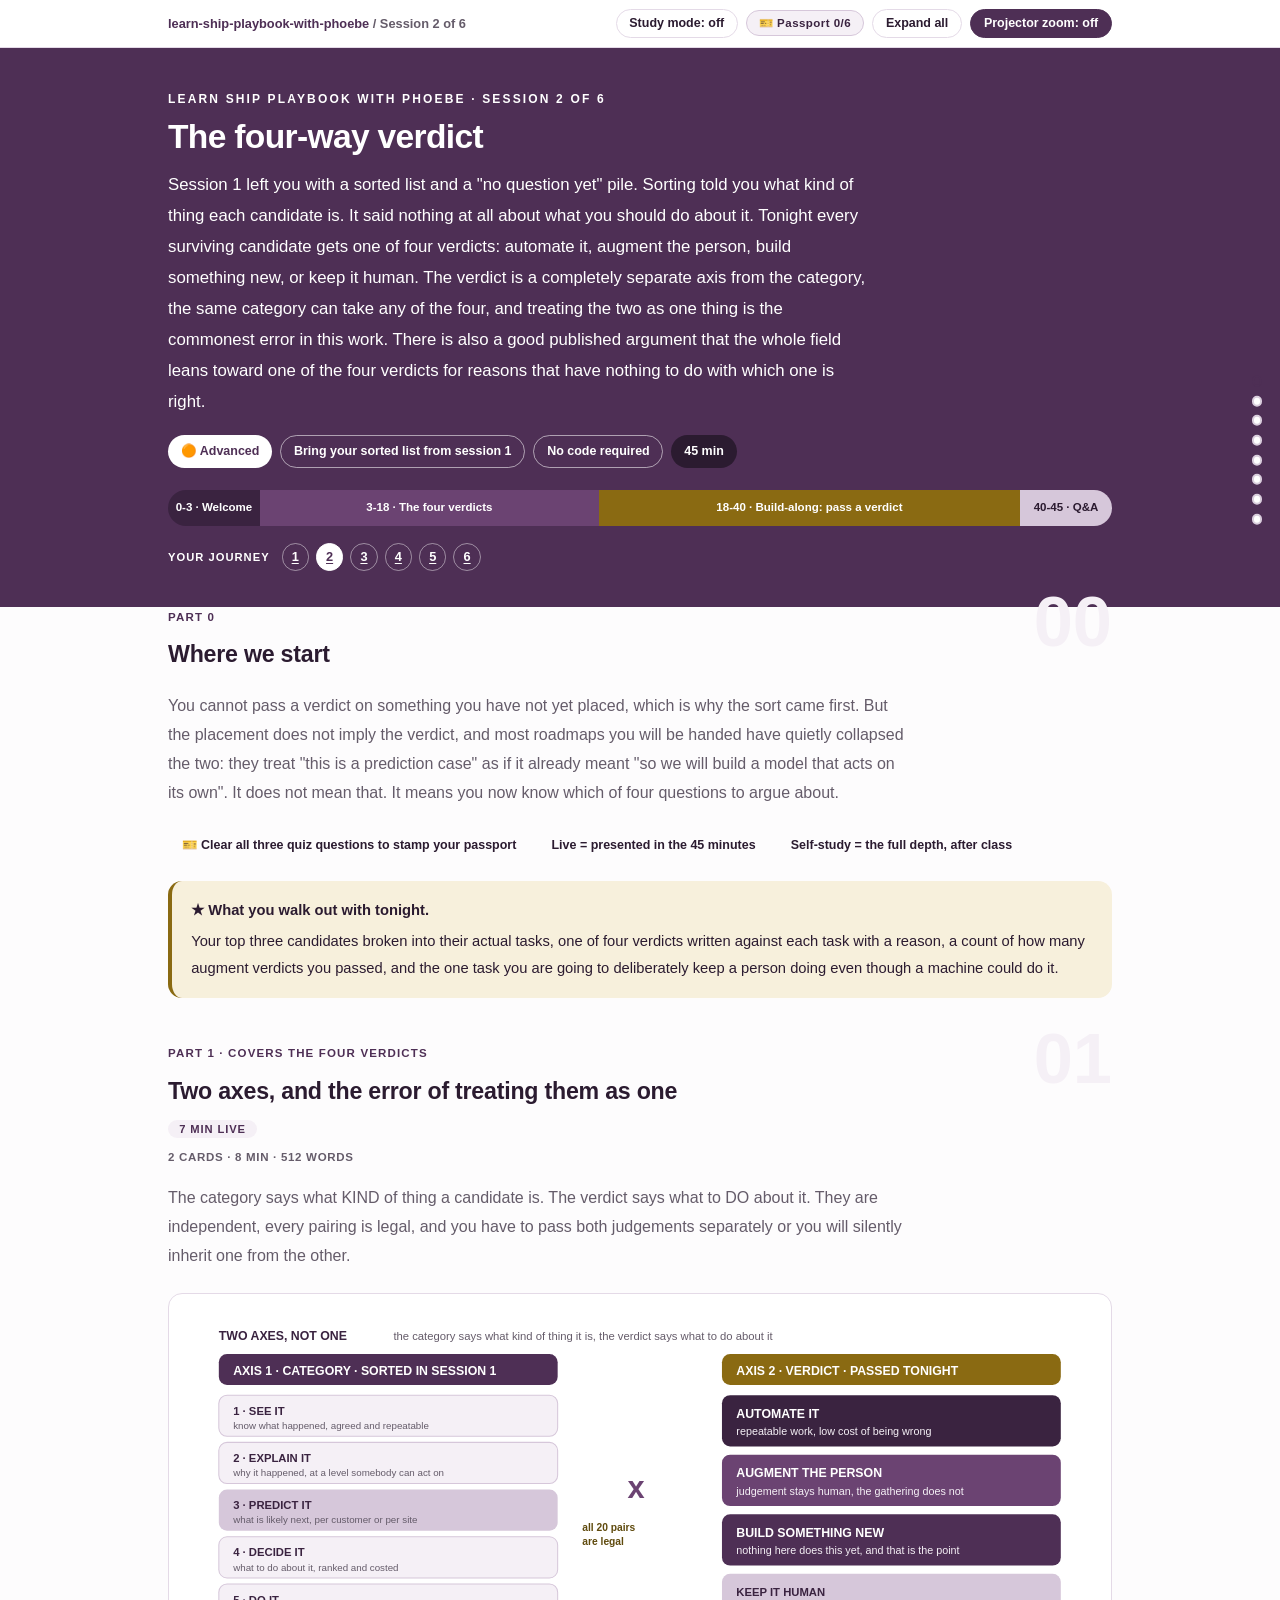
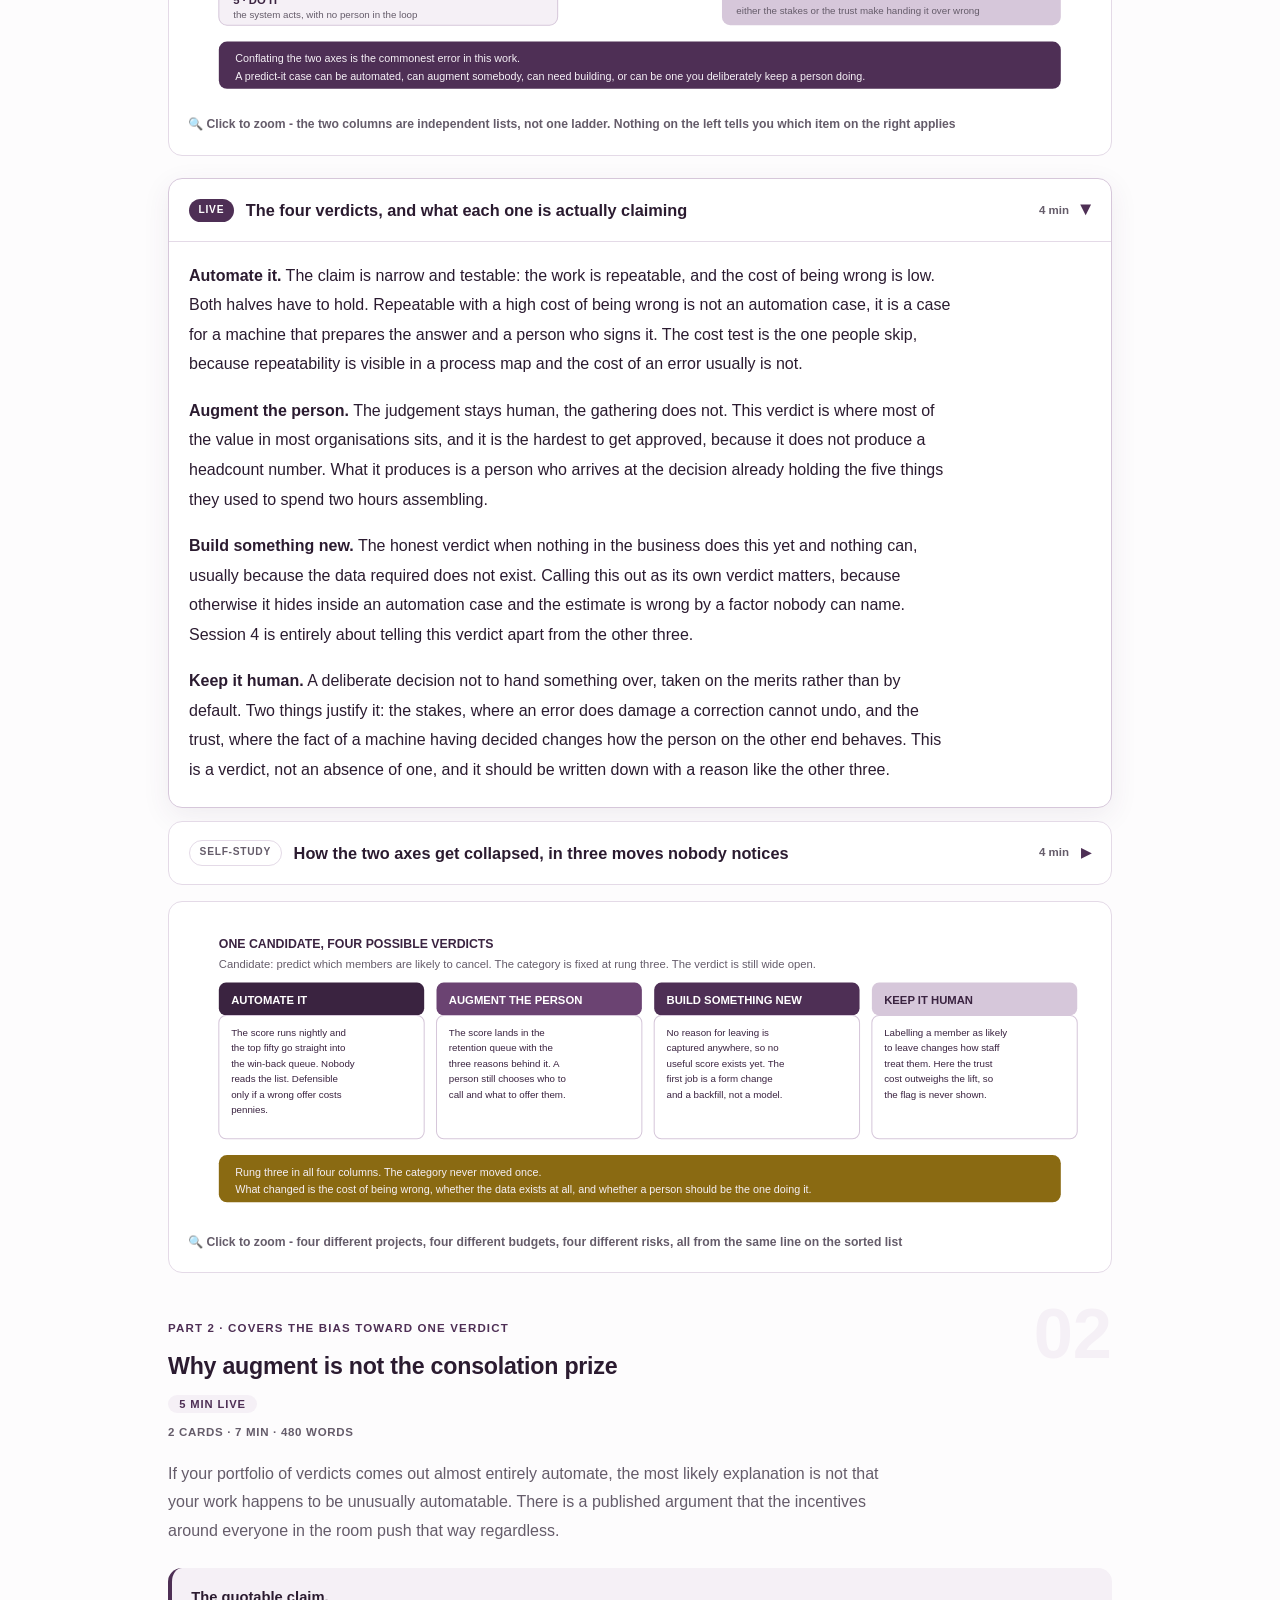
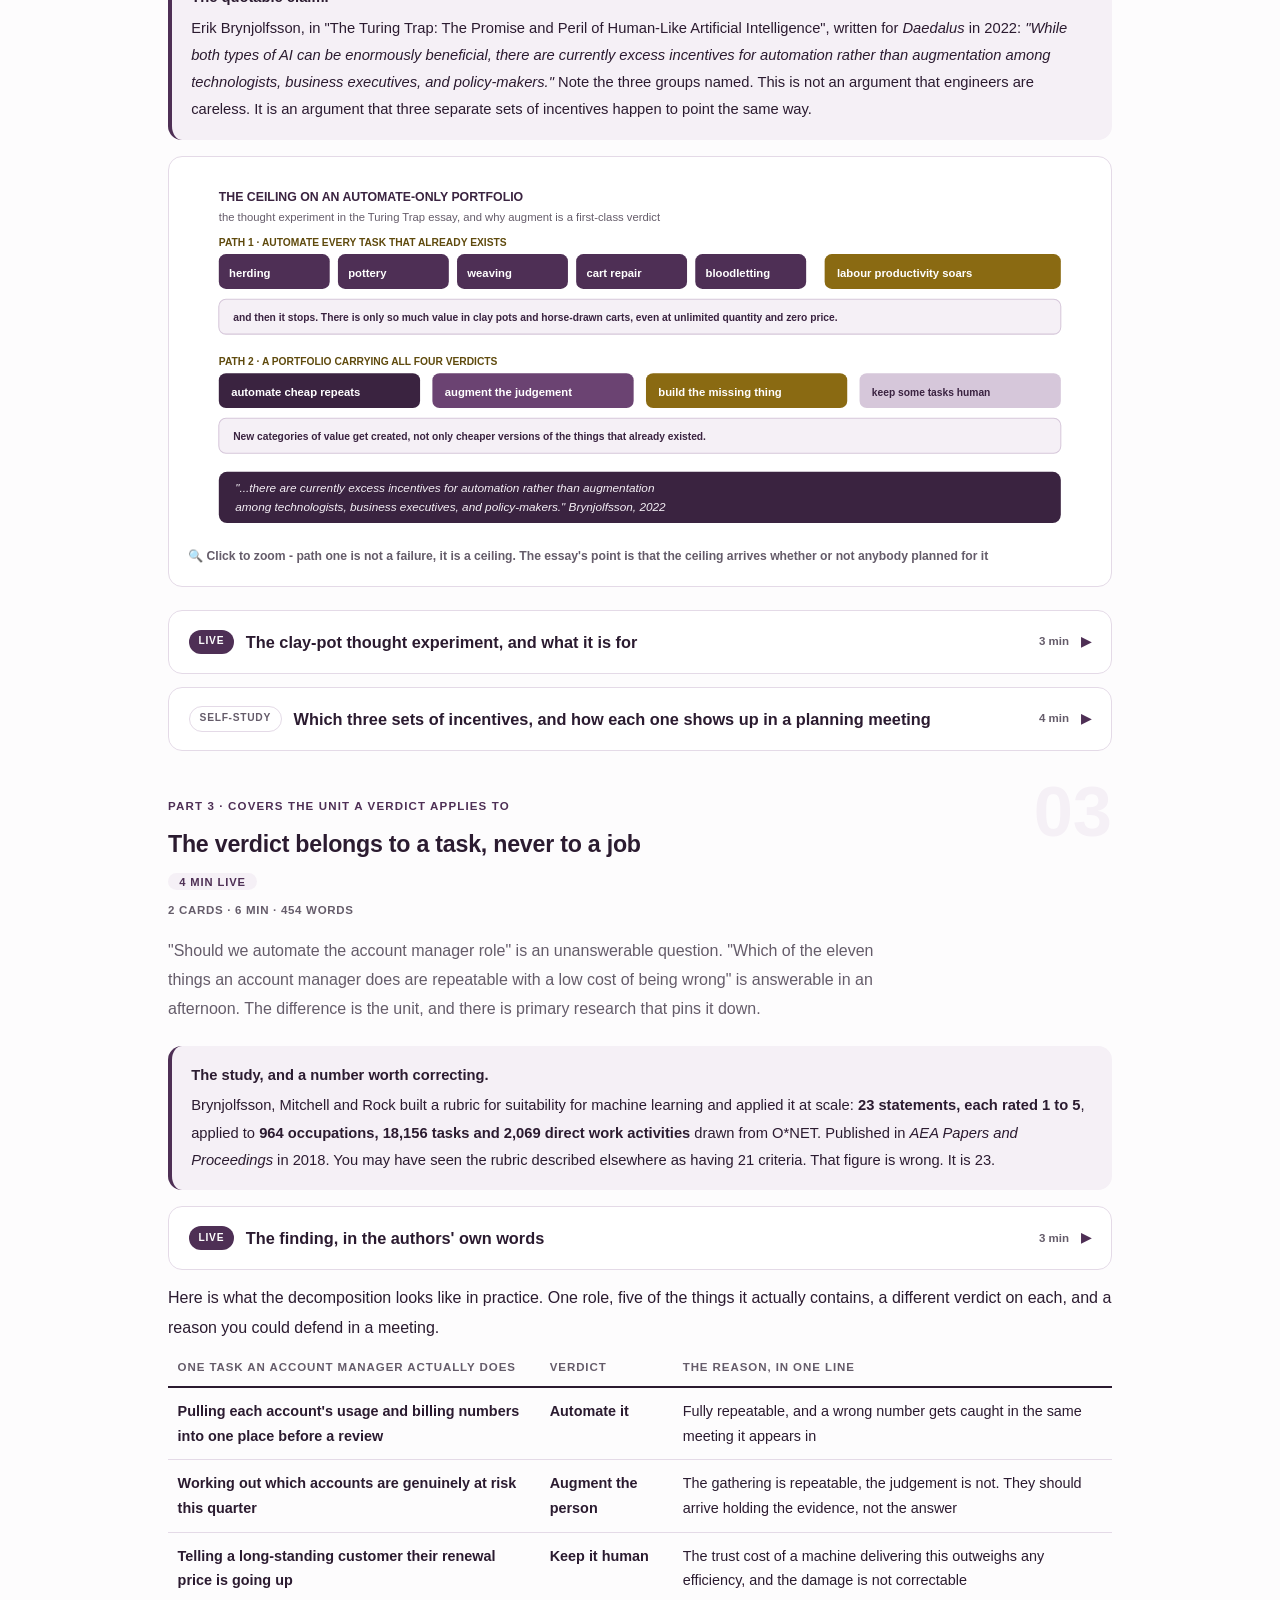
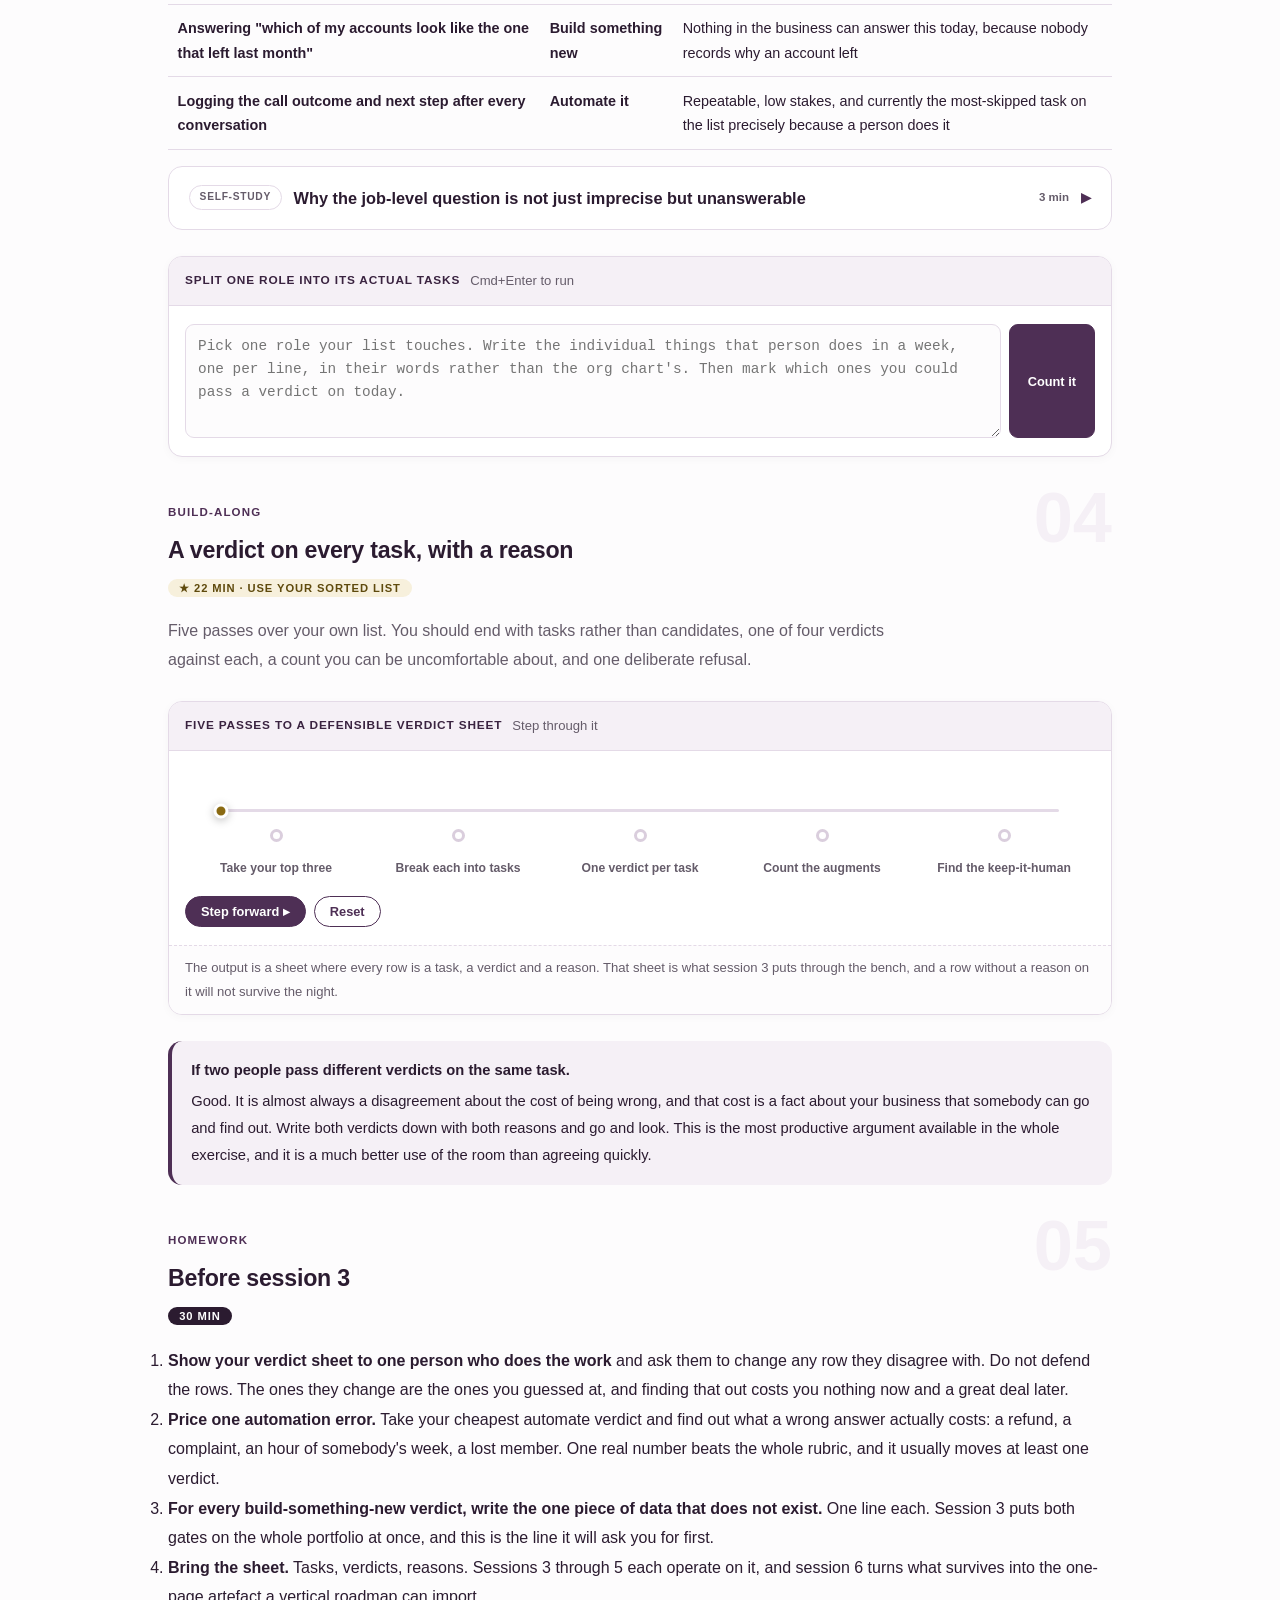
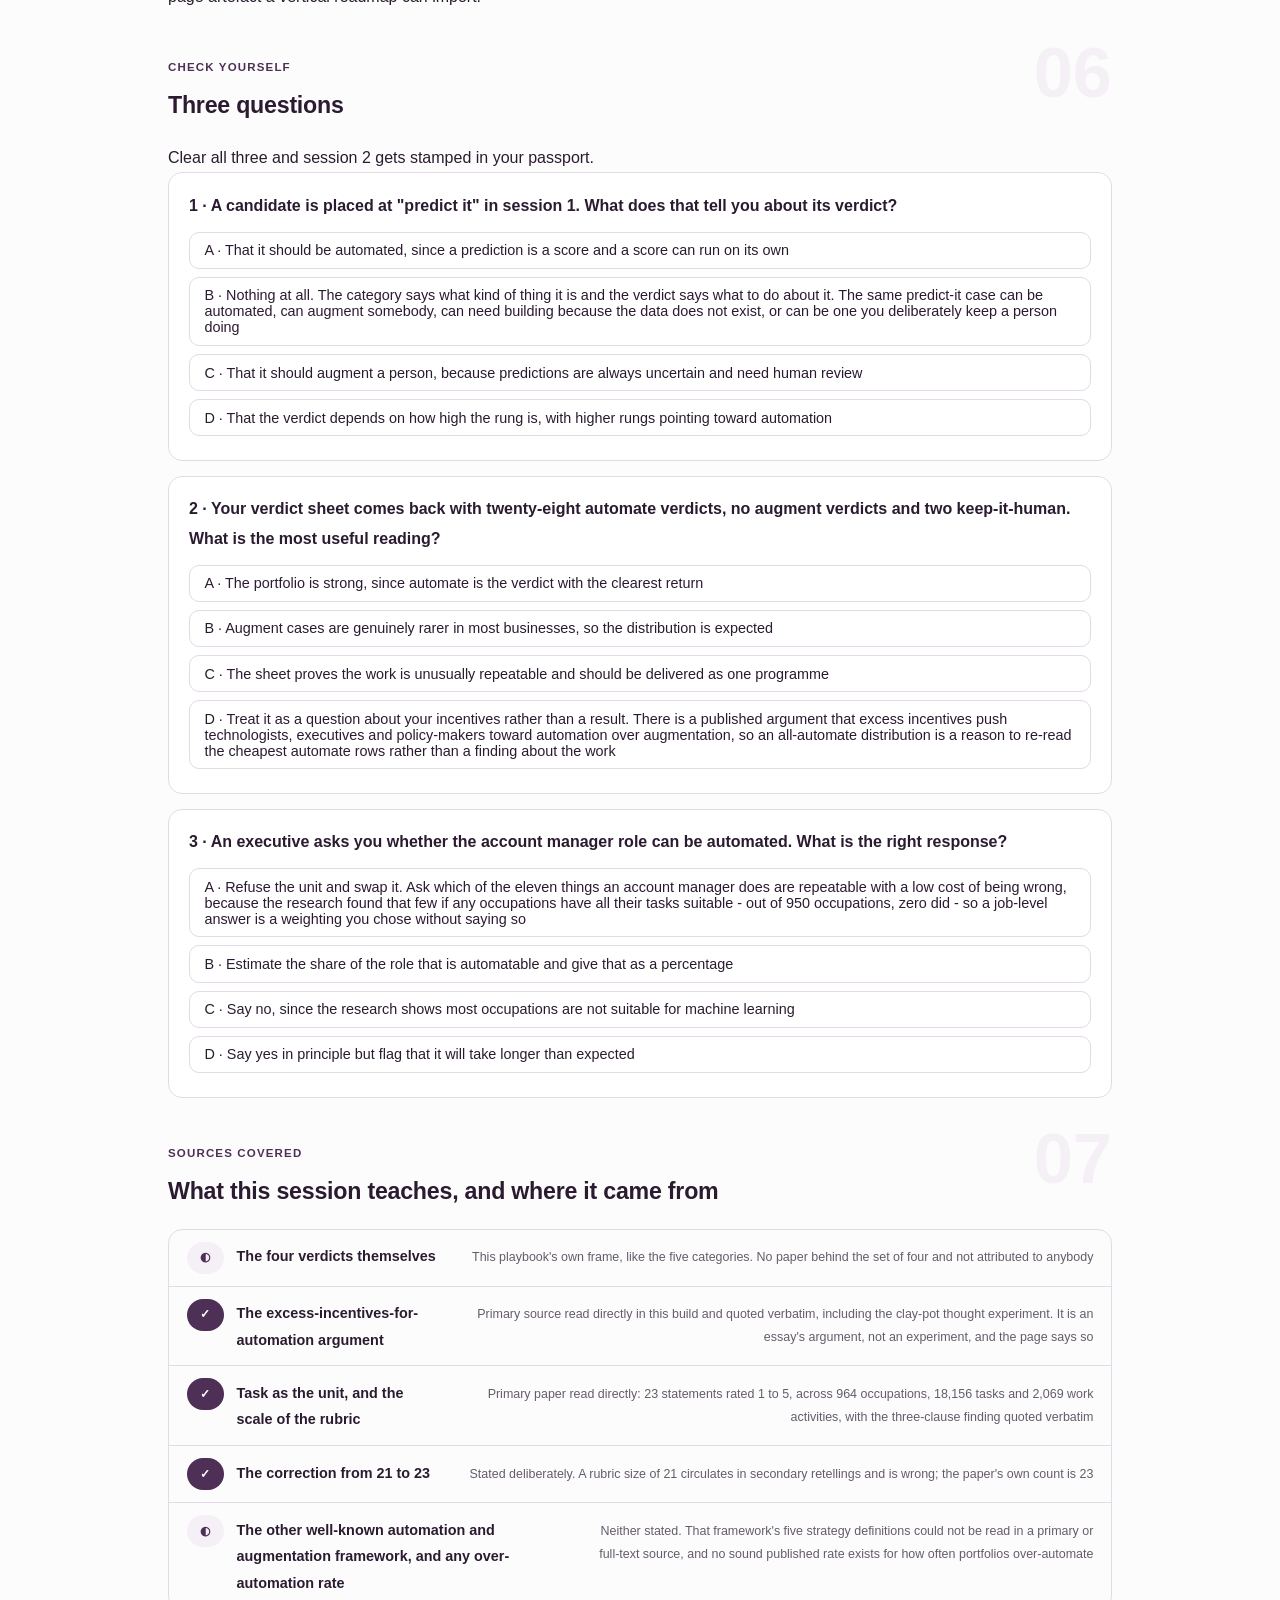
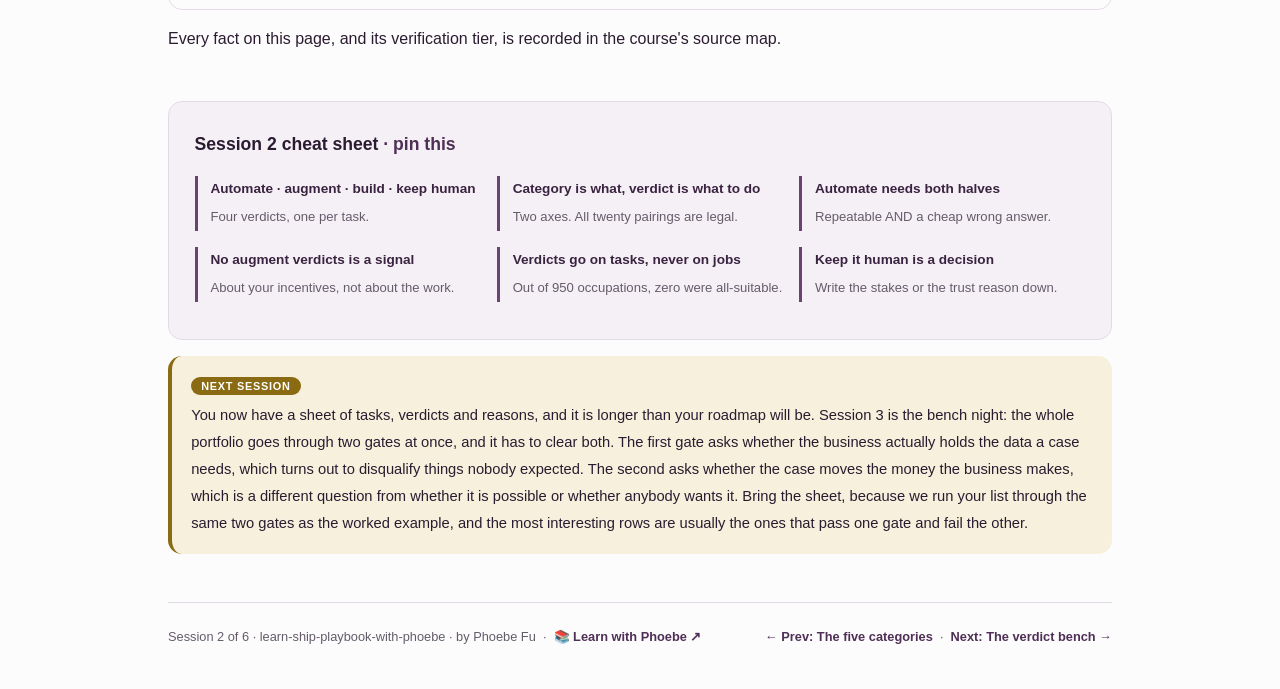
<file: courses/02-the-four-way-verdict.html>
<!DOCTYPE html>
<html lang="en">
<head>
<meta charset="UTF-8">
<meta name="viewport" content="width=device-width, initial-scale=1.0">
<!-- social:start -->
<meta name="description" content="Session 2 of 6. Four verdicts you can pass on a candidate: automate it, augment the person, build something new, keep it human. The verdict is a separate axis from the category, and the field is biased toward one of the four.">
<meta property="og:type" content="article">
<meta property="og:site_name" content="Learn with Phoebe">
<meta property="og:title" content="The four-way verdict - learn ship playbook with phoebe">
<meta property="og:description" content="Session 2 of 6. Automate, augment, build, keep human. Why the verdict belongs to a task and never to a job, and why a portfolio with no augment verdicts in it is telling you about your incentives.">
<meta property="og:url" content="https://phoebefu6.github.io/learn-ship-playbook-with-phoebe/courses/02-the-four-way-verdict.html">
<meta property="og:image" content="https://phoebefu6.github.io/learn-ship-playbook-with-phoebe/assets/og-cover.png">
<meta property="og:image:width" content="1200">
<meta property="og:image:height" content="630">
<meta name="twitter:card" content="summary_large_image">
<meta name="twitter:title" content="The four-way verdict - learn ship playbook with phoebe">
<meta name="twitter:description" content="Session 2 of 6. Category is what a candidate is. Verdict is what to do about it. Conflating the two is the commonest error in this work.">
<meta name="twitter:image" content="https://phoebefu6.github.io/learn-ship-playbook-with-phoebe/assets/og-cover.png">
<!-- social:end -->
<title>Session 2 · The four-way verdict - learn ship playbook with phoebe</title>
<link rel="stylesheet" href="../assets/style.css?v=22">
</head>
<body>

<div class="toolbar">
  <div class="wrap">
    <span class="crumb"><a href="../index.html">learn-ship-playbook-with-phoebe</a> / Session 2 of 6</span>
    <button class="btn" id="toggle-all" type="button">Expand all</button>
    <button class="btn primary" id="zoom-toggle" type="button">Projector zoom: off</button>
  </div>
</div>

<header class="masthead">
  <div class="wrap">
    <div class="eyebrow">Learn Ship Playbook with Phoebe · Session 2 of 6</div>
    <h1>The four-way <span class="accent">verdict</span></h1>
    <p class="sub">Session 1 left you with a sorted list and a "no question yet" pile. Sorting told you what kind of thing each candidate is. It said nothing at all about what you should do about it. Tonight every surviving candidate gets one of four verdicts: automate it, augment the person, build something new, or keep it human. The verdict is a completely separate axis from the category, the same category can take any of the four, and treating the two as one thing is the commonest error in this work. There is also a good published argument that the whole field leans toward one of the four verdicts for reasons that have nothing to do with which one is right.</p>
    <div class="chip-row">
      <span class="chip level">🟠 Advanced</span>
      <span class="chip audience">Bring your sorted list from session 1</span>
      <span class="chip audience">No code required</span>
      <span class="chip time">45 min</span>
    </div>
    <div class="agenda">
      <span class="a1" style="flex:1">0-3 · Welcome</span>
      <span class="a2" style="flex:4">3-18 · The four verdicts</span>
      <span class="a3" style="flex:5">18-40 · Build-along: pass a verdict</span>
      <span class="a4" style="flex:1">40-45 · Q&amp;A</span>
    </div>
  </div>
</header>

<main class="wrap">

  <section class="section" id="intro">
    <div class="section-kicker">
      <span class="klabel">Part 0</span>
      <h2>Where we start</h2>
    </div>
    <p class="lede">You cannot pass a verdict on something you have not yet placed, which is why the sort came first. But the placement does not imply the verdict, and most roadmaps you will be handed have quietly collapsed the two: they treat "this is a prediction case" as if it already meant "so we will build a model that acts on its own". It does not mean that. It means you now know which of four questions to argue about.</p>

    <div class="legend">
      <span class="pill">🎫 Clear all three quiz questions to stamp your passport</span>
      <span class="pill">Live = presented in the 45 minutes</span>
      <span class="pill">Self-study = the full depth, after class</span>
    </div>

    <div class="callout win">
      <p><strong>★ What you walk out with tonight.</strong> Your top three candidates broken into their actual tasks, one of four verdicts written against each task with a reason, a count of how many augment verdicts you passed, and the one task you are going to deliberately keep a person doing even though a machine could do it.</p>
    </div>
  </section>

  <section class="section" id="part-1">
    <div class="section-kicker">
      <span class="klabel">Part 1 · covers the four verdicts</span>
      <h2>Two axes, and the error of treating them as one</h2>
      <span class="tag concept">7 min live</span>
    </div>
    <p class="lede">The category says what KIND of thing a candidate is. The verdict says what to DO about it. They are independent, every pairing is legal, and you have to pass both judgements separately or you will silently inherit one from the other.</p>

    <figure class="zoomable">
      <svg viewBox="0 0 880 380" xmlns="http://www.w3.org/2000/svg" role="img" aria-label="Two independent columns. The left column is axis one, the five categories from session one: see it, explain it, predict it, decide it, do it. The right column is axis two, the four verdicts: automate it, augment the person, build something new, keep it human. A multiplication sign between them shows that all twenty pairings are legal.">
        <style>
          .s2aH { font: 800 12px Inter, sans-serif; fill: #3A2340; }
          .s2aS { font: 400 11px Inter, sans-serif; fill: #655C6A; }
          .s2aT { font: 800 12px Inter, sans-serif; fill: #FFFFFF; }
          .s2aW { font: 400 10.5px Inter, sans-serif; fill: #F5F0F6; }
          .s2aD { font: 800 11px Inter, sans-serif; fill: #3A2340; }
          .s2aN { font: 400 9.5px Inter, sans-serif; fill: #655C6A; }
          .s2aG { font: 800 10px Inter, sans-serif; fill: #5F4A0D; }
          .s2aX { font: 800 30px Inter, sans-serif; fill: #6B4372; }
        </style>

        <text class="s2aH" x="30" y="26">TWO AXES, NOT ONE</text>
        <text class="s2aS" x="200" y="26">the category says what kind of thing it is, the verdict says what to do about it</text>

        <rect x="30" y="40" width="330" height="30" rx="8" fill="#4E2F55"/>
        <text class="s2aT" x="44" y="60">AXIS 1 · CATEGORY · SORTED IN SESSION 1</text>
        <rect x="520" y="40" width="330" height="30" rx="8" fill="#8A6A12"/>
        <text class="s2aT" x="534" y="60">AXIS 2 · VERDICT · PASSED TONIGHT</text>

        <rect x="30" y="80" width="330" height="40" rx="8" fill="#F5F0F6" stroke="#D6C7DA"/>
        <text class="s2aD" x="44" y="99">1 · SEE IT</text>
        <text class="s2aN" x="44" y="113">know what happened, agreed and repeatable</text>

        <rect x="30" y="126" width="330" height="40" rx="8" fill="#F5F0F6" stroke="#D6C7DA"/>
        <text class="s2aD" x="44" y="145">2 · EXPLAIN IT</text>
        <text class="s2aN" x="44" y="159">why it happened, at a level somebody can act on</text>

        <rect x="30" y="172" width="330" height="40" rx="8" fill="#D6C7DA"/>
        <text class="s2aD" x="44" y="191">3 · PREDICT IT</text>
        <text class="s2aN" x="44" y="205">what is likely next, per customer or per site</text>

        <rect x="30" y="218" width="330" height="40" rx="8" fill="#F5F0F6" stroke="#D6C7DA"/>
        <text class="s2aD" x="44" y="237">4 · DECIDE IT</text>
        <text class="s2aN" x="44" y="251">what to do about it, ranked and costed</text>

        <rect x="30" y="264" width="330" height="40" rx="8" fill="#F5F0F6" stroke="#D6C7DA"/>
        <text class="s2aD" x="44" y="283">5 · DO IT</text>
        <text class="s2aN" x="44" y="297">the system acts, with no person in the loop</text>

        <text class="s2aX" x="428" y="180">x</text>
        <text class="s2aG" x="384" y="212">all 20 pairs</text>
        <text class="s2aG" x="384" y="226">are legal</text>

        <rect x="520" y="80" width="330" height="50" rx="8" fill="#3A2340"/>
        <text class="s2aT" x="534" y="102">AUTOMATE IT</text>
        <text class="s2aW" x="534" y="119">repeatable work, low cost of being wrong</text>

        <rect x="520" y="138" width="330" height="50" rx="8" fill="#6B4372"/>
        <text class="s2aT" x="534" y="160">AUGMENT THE PERSON</text>
        <text class="s2aW" x="534" y="177">judgement stays human, the gathering does not</text>

        <rect x="520" y="196" width="330" height="50" rx="8" fill="#4E2F55"/>
        <text class="s2aT" x="534" y="218">BUILD SOMETHING NEW</text>
        <text class="s2aW" x="534" y="235">nothing here does this yet, and that is the point</text>

        <rect x="520" y="254" width="330" height="50" rx="8" fill="#D6C7DA"/>
        <text class="s2aD" x="534" y="276">KEEP IT HUMAN</text>
        <text class="s2aN" x="534" y="293">either the stakes or the trust make handing it over wrong</text>

        <rect x="30" y="320" width="820" height="46" rx="8" fill="#4E2F55"/>
        <text class="s2aW" x="46" y="340">Conflating the two axes is the commonest error in this work.</text>
        <text class="s2aW" x="46" y="357">A predict-it case can be automated, can augment somebody, can need building, or can be one you deliberately keep a person doing.</text>
      </svg>
      <figcaption>🔍 Click to zoom - the two columns are independent lists, not one ladder. Nothing on the left tells you which item on the right applies</figcaption>
    </figure>

    <details class="card" open>
      <summary><span class="mode live">Live</span>The four verdicts, and what each one is actually claiming<span class="mini">4 min</span><span class="caret">▶</span></summary>
      <div class="body">
        <p><strong>Automate it.</strong> The claim is narrow and testable: the work is repeatable, and the cost of being wrong is low. Both halves have to hold. Repeatable with a high cost of being wrong is not an automation case, it is a case for a machine that prepares the answer and a person who signs it. The cost test is the one people skip, because repeatability is visible in a process map and the cost of an error usually is not.</p>
        <p><strong>Augment the person.</strong> The judgement stays human, the gathering does not. This verdict is where most of the value in most organisations sits, and it is the hardest to get approved, because it does not produce a headcount number. What it produces is a person who arrives at the decision already holding the five things they used to spend two hours assembling.</p>
        <p><strong>Build something new.</strong> The honest verdict when nothing in the business does this yet and nothing can, usually because the data required does not exist. Calling this out as its own verdict matters, because otherwise it hides inside an automation case and the estimate is wrong by a factor nobody can name. Session 4 is entirely about telling this verdict apart from the other three.</p>
        <p><strong>Keep it human.</strong> A deliberate decision not to hand something over, taken on the merits rather than by default. Two things justify it: the stakes, where an error does damage a correction cannot undo, and the trust, where the fact of a machine having decided changes how the person on the other end behaves. This is a verdict, not an absence of one, and it should be written down with a reason like the other three.</p>
      </div>
    </details>

    <details class="card">
      <summary><span class="mode self">Self-study</span>How the two axes get collapsed, in three moves nobody notices<span class="mini">4 min</span><span class="caret">▶</span></summary>
      <div class="body">
        <p><strong>Move one: the category is read as a level of ambition.</strong> Somebody sees "do it" at the top of the ladder and hears "the most advanced answer", so anything placed there inherits the automate verdict automatically. But "do it" is a description of where the person is standing, not an instruction. Plenty of genuine do-it cases should be built and then deliberately left with a human confirmation step for years.</p>
        <p><strong>Move two: the verdict is read off the technology.</strong> A candidate arrives named after a tool, the tool is an automation tool, so the verdict is automate. This is the same failure session 1 parked in the "no question yet" pile, arriving one step later: the technology has decided both axes before anybody asked what question it answers.</p>
        <p><strong>Move three: augment gets treated as the leftovers.</strong> The list gets sorted into what can be automated and what cannot, and the second pile is renamed "augmentation". That is not a verdict, it is a residue. Part 2 is about why this particular collapse is so reliable, and it is not because augment cases are worse.</p>
        <p>The test for whether you have collapsed the axes is simple. Look at your list and ask whether any category appears with more than one verdict against it. If every predict-it case got the same verdict, you passed one judgement and wrote it down twice.</p>
      </div>
    </details>

    <figure class="zoomable">
      <svg viewBox="0 0 880 292" xmlns="http://www.w3.org/2000/svg" role="img" aria-label="One candidate, fixed at category three, predict it, shown taking each of the four verdicts in turn: automate it, augment the person, build something new, keep it human. The category never changes across the four columns.">
        <style>
          .s2bH { font: 800 12px Inter, sans-serif; fill: #3A2340; }
          .s2bS { font: 400 11px Inter, sans-serif; fill: #655C6A; }
          .s2bT { font: 800 11px Inter, sans-serif; fill: #FFFFFF; }
          .s2bD { font: 800 11px Inter, sans-serif; fill: #3A2340; }
          .s2bB { font: 400 9.5px Inter, sans-serif; fill: #3A2340; }
          .s2bW { font: 400 10.5px Inter, sans-serif; fill: #F5F0F6; }
        </style>

        <text class="s2bH" x="30" y="26">ONE CANDIDATE, FOUR POSSIBLE VERDICTS</text>
        <text class="s2bS" x="30" y="46">Candidate: predict which members are likely to cancel. The category is fixed at rung three. The verdict is still wide open.</text>

        <rect x="30" y="60" width="200" height="32" rx="7" fill="#3A2340"/>
        <text class="s2bT" x="42" y="81">AUTOMATE IT</text>
        <rect x="30" y="92" width="200" height="120" rx="7" fill="none" stroke="#D6C7DA"/>
        <text class="s2bB" x="42" y="112">The score runs nightly and</text>
        <text class="s2bB" x="42" y="127">the top fifty go straight into</text>
        <text class="s2bB" x="42" y="142">the win-back queue. Nobody</text>
        <text class="s2bB" x="42" y="157">reads the list. Defensible</text>
        <text class="s2bB" x="42" y="172">only if a wrong offer costs</text>
        <text class="s2bB" x="42" y="187">pennies.</text>

        <rect x="242" y="60" width="200" height="32" rx="7" fill="#6B4372"/>
        <text class="s2bT" x="254" y="81">AUGMENT THE PERSON</text>
        <rect x="242" y="92" width="200" height="120" rx="7" fill="none" stroke="#D6C7DA"/>
        <text class="s2bB" x="254" y="112">The score lands in the</text>
        <text class="s2bB" x="254" y="127">retention queue with the</text>
        <text class="s2bB" x="254" y="142">three reasons behind it. A</text>
        <text class="s2bB" x="254" y="157">person still chooses who to</text>
        <text class="s2bB" x="254" y="172">call and what to offer them.</text>

        <rect x="454" y="60" width="200" height="32" rx="7" fill="#4E2F55"/>
        <text class="s2bT" x="466" y="81">BUILD SOMETHING NEW</text>
        <rect x="454" y="92" width="200" height="120" rx="7" fill="none" stroke="#D6C7DA"/>
        <text class="s2bB" x="466" y="112">No reason for leaving is</text>
        <text class="s2bB" x="466" y="127">captured anywhere, so no</text>
        <text class="s2bB" x="466" y="142">useful score exists yet. The</text>
        <text class="s2bB" x="466" y="157">first job is a form change</text>
        <text class="s2bB" x="466" y="172">and a backfill, not a model.</text>

        <rect x="666" y="60" width="200" height="32" rx="7" fill="#D6C7DA"/>
        <text class="s2bD" x="678" y="81">KEEP IT HUMAN</text>
        <rect x="666" y="92" width="200" height="120" rx="7" fill="none" stroke="#D6C7DA"/>
        <text class="s2bB" x="678" y="112">Labelling a member as likely</text>
        <text class="s2bB" x="678" y="127">to leave changes how staff</text>
        <text class="s2bB" x="678" y="142">treat them. Here the trust</text>
        <text class="s2bB" x="678" y="157">cost outweighs the lift, so</text>
        <text class="s2bB" x="678" y="172">the flag is never shown.</text>

        <rect x="30" y="228" width="820" height="46" rx="8" fill="#8A6A12"/>
        <text class="s2bW" x="46" y="248">Rung three in all four columns. The category never moved once.</text>
        <text class="s2bW" x="46" y="265">What changed is the cost of being wrong, whether the data exists at all, and whether a person should be the one doing it.</text>
      </svg>
      <figcaption>🔍 Click to zoom - four different projects, four different budgets, four different risks, all from the same line on the sorted list</figcaption>
    </figure>
  </section>

  <section class="section" id="part-2">
    <div class="section-kicker">
      <span class="klabel">Part 2 · covers the bias toward one verdict</span>
      <h2>Why augment is not the consolation prize</h2>
      <span class="tag concept">5 min live</span>
    </div>
    <p class="lede">If your portfolio of verdicts comes out almost entirely automate, the most likely explanation is not that your work happens to be unusually automatable. There is a published argument that the incentives around everyone in the room push that way regardless.</p>

    <div class="callout tip">
      <p><strong>The quotable claim.</strong> Erik Brynjolfsson, in "The Turing Trap: The Promise and Peril of Human-Like Artificial Intelligence", written for <em>Daedalus</em> in 2022: <em>"While both types of AI can be enormously beneficial, there are currently excess incentives for automation rather than augmentation among technologists, business executives, and policy-makers."</em> Note the three groups named. This is not an argument that engineers are careless. It is an argument that three separate sets of incentives happen to point the same way.</p>
    </div>

    <figure class="zoomable">
      <svg viewBox="0 0 880 350" xmlns="http://www.w3.org/2000/svg" role="img" aria-label="Two paths. Path one automates every task that already exists, herding, pottery, weaving, cart repair and bloodletting, labour productivity soars, and then stops at a ceiling. Path two mixes all four verdicts and creates new categories of value.">
        <style>
          .s2cH { font: 800 12px Inter, sans-serif; fill: #3A2340; }
          .s2cS { font: 400 11px Inter, sans-serif; fill: #655C6A; }
          .s2cT { font: 800 11px Inter, sans-serif; fill: #FFFFFF; }
          .s2cD { font: 700 10px Inter, sans-serif; fill: #3A2340; }
          .s2cL { font: 800 10px Inter, sans-serif; fill: #5F4A0D; }
          .s2cQ { font: italic 400 11.5px Inter, sans-serif; fill: #F5F0F6; }
        </style>

        <text class="s2cH" x="30" y="24">THE CEILING ON AN AUTOMATE-ONLY PORTFOLIO</text>
        <text class="s2cS" x="30" y="44">the thought experiment in the Turing Trap essay, and why augment is a first-class verdict</text>

        <text class="s2cL" x="30" y="68">PATH 1 · AUTOMATE EVERY TASK THAT ALREADY EXISTS</text>
        <rect x="30" y="76" width="108" height="34" rx="7" fill="#4E2F55"/>
        <text class="s2cT" x="40" y="98">herding</text>
        <rect x="146" y="76" width="108" height="34" rx="7" fill="#4E2F55"/>
        <text class="s2cT" x="156" y="98">pottery</text>
        <rect x="262" y="76" width="108" height="34" rx="7" fill="#4E2F55"/>
        <text class="s2cT" x="272" y="98">weaving</text>
        <rect x="378" y="76" width="108" height="34" rx="7" fill="#4E2F55"/>
        <text class="s2cT" x="388" y="98">cart repair</text>
        <rect x="494" y="76" width="108" height="34" rx="7" fill="#4E2F55"/>
        <text class="s2cT" x="504" y="98">bloodletting</text>
        <rect x="620" y="76" width="230" height="34" rx="7" fill="#8A6A12"/>
        <text class="s2cT" x="632" y="98">labour productivity soars</text>

        <rect x="30" y="120" width="820" height="34" rx="7" fill="#F5F0F6" stroke="#D6C7DA"/>
        <text class="s2cD" x="44" y="141">and then it stops. There is only so much value in clay pots and horse-drawn carts, even at unlimited quantity and zero price.</text>

        <text class="s2cL" x="30" y="184">PATH 2 · A PORTFOLIO CARRYING ALL FOUR VERDICTS</text>
        <rect x="30" y="192" width="196" height="34" rx="7" fill="#3A2340"/>
        <text class="s2cT" x="42" y="214">automate cheap repeats</text>
        <rect x="238" y="192" width="196" height="34" rx="7" fill="#6B4372"/>
        <text class="s2cT" x="250" y="214">augment the judgement</text>
        <rect x="446" y="192" width="196" height="34" rx="7" fill="#8A6A12"/>
        <text class="s2cT" x="458" y="214">build the missing thing</text>
        <rect x="654" y="192" width="196" height="34" rx="7" fill="#D6C7DA"/>
        <text class="s2cD" x="666" y="214">keep some tasks human</text>

        <rect x="30" y="236" width="820" height="34" rx="7" fill="#F5F0F6" stroke="#D6C7DA"/>
        <text class="s2cD" x="44" y="257">New categories of value get created, not only cheaper versions of the things that already existed.</text>

        <rect x="30" y="288" width="820" height="50" rx="8" fill="#3A2340"/>
        <text class="s2cQ" x="46" y="308">"...there are currently excess incentives for automation rather than augmentation</text>
        <text class="s2cQ" x="46" y="326">among technologists, business executives, and policy-makers."   Brynjolfsson, 2022</text>
      </svg>
      <figcaption>🔍 Click to zoom - path one is not a failure, it is a ceiling. The essay's point is that the ceiling arrives whether or not anybody planned for it</figcaption>
    </figure>

    <details class="card">
      <summary><span class="mode live">Live</span>The clay-pot thought experiment, and what it is for<span class="mini">3 min</span><span class="caret">▶</span></summary>
      <div class="body">
        <p>The essay asks you to imagine engineers who succeeded completely at automation in an ancient economy: they fully automated herding, pottery, weaving, cart repair and bloodletting. Labour productivity soars. Every one of those five is now done faster, cheaper and with fewer people.</p>
        <p>And then the argument lands: <em>"there is only so much value one can get from clay pots and horse-drawn carts, even with unlimited quantities and zero prices."</em> The automation worked. The economy is still poor, because the set of things worth having did not grow.</p>
        <p>It is a thought experiment, not a finding, and it is worth being precise about that when you use it. What it does is make a structural point that no failure rate can make: a portfolio consisting only of automate verdicts has a ceiling built into it, and the ceiling is set by the value of the tasks that already exist. You reach it by succeeding, not by failing, which is why nothing in your delivery metrics will warn you.</p>
        <p>The practical translation for a roadmap: <strong>augment is a first-class verdict, not a consolation prize for the cases that were too hard to automate.</strong> And if your portfolio has no augment verdicts in it at all, that is a signal about your incentives rather than about your work.</p>
      </div>
    </details>

    <details class="card">
      <summary><span class="mode self">Self-study</span>Which three sets of incentives, and how each one shows up in a planning meeting<span class="mini">4 min</span><span class="caret">▶</span></summary>
      <div class="body">
        <p>The claim names technologists, business executives and policy-makers. It is worth sitting with each, because each produces a different sentence you will hear out loud.</p>
        <p><strong>Technologists.</strong> Automation is a cleaner engineering problem. It has a fixed target, a measurable accuracy, and a finish line. An augment case has a human in the middle of it, which means the success criterion involves somebody's working day and cannot be reduced to a single score. The sentence you hear is "we would need to know what good looks like", which is true, and is not a reason to prefer the other verdict.</p>
        <p><strong>Business executives.</strong> A headcount saving is a number that survives contact with a budget process. "The team now arrives at the decision holding the evidence" is not, even when it is worth more. The sentence you hear is "what is the business case", asked in a way that only accepts one kind of answer.</p>
        <p><strong>Policy-makers.</strong> Outside the scope of a roadmap, but it changes the tools you are handed: the surrounding rules and tax treatment of capital versus labour are not neutral between the two verdicts. You inherit that as defaults in the software you buy.</p>
        <p>Two honest caveats. This is one economist's argument, published as an essay rather than an experiment, and reasonable people dispute it. And there is no published rate for how often real portfolios over-automate, so nobody here is telling you a percentage. What the argument gives you is a reason to check your own distribution of verdicts and to treat an all-automate portfolio as a question rather than a result.</p>
      </div>
    </details>
  </section>

  <section class="section" id="part-3">
    <div class="section-kicker">
      <span class="klabel">Part 3 · covers the unit a verdict applies to</span>
      <h2>The verdict belongs to a task, never to a job</h2>
      <span class="tag concept">4 min live</span>
    </div>
    <p class="lede">"Should we automate the account manager role" is an unanswerable question. "Which of the eleven things an account manager does are repeatable with a low cost of being wrong" is answerable in an afternoon. The difference is the unit, and there is primary research that pins it down.</p>

    <div class="callout tip">
      <p><strong>The study, and a number worth correcting.</strong> Brynjolfsson, Mitchell and Rock built a rubric for suitability for machine learning and applied it at scale: <strong>23 statements, each rated 1 to 5</strong>, applied to <strong>964 occupations, 18,156 tasks and 2,069 direct work activities</strong> drawn from O*NET. Published in <em>AEA Papers and Proceedings</em> in 2018. You may have seen the rubric described elsewhere as having 21 criteria. That figure is wrong. It is 23.</p>
    </div>

    <details class="card">
      <summary><span class="mode live">Live</span>The finding, in the authors' own words<span class="mini">3 min</span><span class="caret">▶</span></summary>
      <div class="body">
        <p>The central result is three clauses, and all three matter:</p>
        <p><em>"(i) most occupations in most industries have at least some tasks that are SML; (ii) few if any occupations have all tasks that are SML; and (iii) unleashing ML potential will require significant redesign of the task content of jobs."</em></p>
        <p>SML there is their shorthand for suitable for machine learning. Read the three clauses as a set and they say something a single headline cannot. Clause one kills "our work is not the kind of thing machines do" - almost every job has some tasks that qualify. Clause two kills the opposite error - almost no job is entirely made of them. The striking version of clause two: <strong>out of 950 occupations, zero had every task suitable.</strong> Not a small number. Zero.</p>
        <p>Clause three is the one that ends up on your roadmap. If the suitable tasks are scattered through jobs rather than concentrated in whole jobs, then acting on them means redesigning what a job consists of. That is an organisational change with a technical component, which is a very different project from the one people think they are approving.</p>
      </div>
    </details>

    <p>Here is what the decomposition looks like in practice. One role, five of the things it actually contains, a different verdict on each, and a reason you could defend in a meeting.</p>

    <table class="clean">
      <tr><th>One task an account manager actually does</th><th>Verdict</th><th>The reason, in one line</th></tr>
      <tr><td>Pulling each account's usage and billing numbers into one place before a review</td><td><strong>Automate it</strong></td><td>Fully repeatable, and a wrong number gets caught in the same meeting it appears in</td></tr>
      <tr><td>Working out which accounts are genuinely at risk this quarter</td><td><strong>Augment the person</strong></td><td>The gathering is repeatable, the judgement is not. They should arrive holding the evidence, not the answer</td></tr>
      <tr><td>Telling a long-standing customer their renewal price is going up</td><td><strong>Keep it human</strong></td><td>The trust cost of a machine delivering this outweighs any efficiency, and the damage is not correctable</td></tr>
      <tr><td>Answering "which of my accounts look like the one that left last month"</td><td><strong>Build something new</strong></td><td>Nothing in the business can answer this today, because nobody records why an account left</td></tr>
      <tr><td>Logging the call outcome and next step after every conversation</td><td><strong>Automate it</strong></td><td>Repeatable, low stakes, and currently the most-skipped task on the list precisely because a person does it</td></tr>
    </table>

    <details class="card">
      <summary><span class="mode self">Self-study</span>Why the job-level question is not just imprecise but unanswerable<span class="mini">3 min</span><span class="caret">▶</span></summary>
      <div class="body">
        <p><strong>It has no truth value.</strong> If a role contains eleven tasks and four of them are repeatable with low error cost, there is no fact of the matter about whether "the role" is automatable. Any answer you give is a weighting you chose without saying so. The question feels answerable because it is grammatical, which is not the same thing.</p>
        <p><strong>It routes the conversation to the wrong room.</strong> A job-level question is a headcount question, so it gets answered by people who are thinking about headcount, using arguments about headcount. A task-level question is a workflow question and gets answered by the people who do the work, who know which four tasks they would happily never do again.</p>
        <p><strong>It hides the redesign.</strong> This is clause three of the finding. If you automate four of eleven tasks, the role still exists and is now a different role. Somebody has to decide what the remaining seven tasks add up to, whether they still fit one person, and what got quietly added because the four disappeared. Nobody plans for that when the unit of analysis was the whole job, because at that resolution the redesign is invisible.</p>
        <p><strong>The department version is worse.</strong> "Can we apply AI to customer service" contains dozens of jobs and hundreds of tasks, and the only honest answer is another question. When you are handed one of these, the useful reply is not yes or no. It is: name three things somebody in that department does on a Tuesday, and we will pass a verdict on each of the three by Friday.</p>
      </div>
    </details>

    <div class="tryrow" data-fn="wordcount" data-multiline="1" data-title="Split one role into its actual tasks" data-hint="Pick one role your list touches. Write the individual things that person does in a week, one per line, in their words rather than the org chart's. Then mark which ones you could pass a verdict on today." data-seed="" data-cta="Count it"></div>
  </section>

  <section class="section" id="demo-1">
    <div class="section-kicker">
      <span class="klabel">Build-along</span>
      <h2>A verdict on every task, with a reason</h2>
      <span class="tag demo">★ 22 min · use your sorted list</span>
    </div>
    <p class="lede">Five passes over your own list. You should end with tasks rather than candidates, one of four verdicts against each, a count you can be uncomfortable about, and one deliberate refusal.</p>

    <div class="tick" data-stages="Take your top three|Break each into tasks|One verdict per task|Count the augments|Find the keep-it-human" data-title="Five passes to a defensible verdict sheet" data-foot="The output is a sheet where every row is a task, a verdict and a reason. That sheet is what session 3 puts through the bench, and a row without a reason on it will not survive the night.">
      <p class="tick-note" data-stage="0"><b>Take the three highest-rung candidates from your sorted list,</b> the ones you wrote up for homework. Three is the right number: enough to see a pattern in your verdicts, few enough to finish in twenty minutes. Leave the "no question yet" pile alone, it is not ready for a verdict.</p>
      <p class="tick-note" data-stage="1"><b>Break each candidate into the actual tasks it touches,</b> written as things a named person does on a named day. Not "improve retention" but "reads the cancellation list on Monday and decides who to ring". Expect each candidate to produce four to eight tasks, and expect one or two of them to surprise you.</p>
      <p class="tick-note" data-stage="2"><b>Pass exactly one of the four verdicts on each task, with a written reason.</b> For automate, the reason has to cover both halves: it is repeatable AND a wrong answer is cheap. If you cannot write the second half, the verdict is augment. A row with a verdict and no reason is not a decision, it is a preference.</p>
      <p class="tick-note" data-stage="3"><b>Count your augment verdicts and look at the number honestly.</b> If it is zero or one out of thirty tasks, the published argument from part 2 is now about you, and the productive question is which verdicts you passed on the strength of how easy they were to justify rather than how right they were. Go back and re-read the three cheapest automate rows.</p>
      <p class="tick-note" data-stage="4"><b>Find the one task where a machine could clearly do it and you are going to keep a person doing it anyway.</b> Write the stakes or the trust reason next to it. If you genuinely cannot find one across thirty tasks, that is worth ten minutes of argument with somebody who talks to your customers, because it means either your work is unusually low-stakes or you have not asked them.</p>
    </div>

    <div class="callout tip">
      <p><strong>If two people pass different verdicts on the same task.</strong> Good. It is almost always a disagreement about the cost of being wrong, and that cost is a fact about your business that somebody can go and find out. Write both verdicts down with both reasons and go and look. This is the most productive argument available in the whole exercise, and it is a much better use of the room than agreeing quickly.</p>
    </div>
  </section>

  <section class="section" id="exercise">
    <div class="section-kicker">
      <span class="klabel">Homework</span>
      <h2>Before session 3</h2>
      <span class="tag exercise">30 min</span>
    </div>
    <ol>
      <li><strong>Show your verdict sheet to one person who does the work</strong> and ask them to change any row they disagree with. Do not defend the rows. The ones they change are the ones you guessed at, and finding that out costs you nothing now and a great deal later.</li>
      <li><strong>Price one automation error.</strong> Take your cheapest automate verdict and find out what a wrong answer actually costs: a refund, a complaint, an hour of somebody's week, a lost member. One real number beats the whole rubric, and it usually moves at least one verdict.</li>
      <li><strong>For every build-something-new verdict, write the one piece of data that does not exist.</strong> One line each. Session 3 puts both gates on the whole portfolio at once, and this is the line it will ask you for first.</li>
      <li><strong>Bring the sheet.</strong> Tasks, verdicts, reasons. Sessions 3 through 5 each operate on it, and session 6 turns what survives into the one-page artefact a vertical roadmap can import.</li>
    </ol>
  </section>

  <section class="section" id="quiz">
    <div class="section-kicker">
      <span class="klabel">Check yourself</span>
      <h2>Three questions</h2>
    </div>
    <p>Clear all three and session 2 gets stamped in your passport.</p>

    <div class="quiz-q" data-answer="1">
      <p class="qtext">1 · A candidate is placed at "predict it" in session 1. What does that tell you about its verdict?</p>
      <button class="qopt" type="button">A · That it should be automated, since a prediction is a score and a score can run on its own</button>
      <button class="qopt" type="button">B · Nothing at all. The category says what kind of thing it is and the verdict says what to do about it. The same predict-it case can be automated, can augment somebody, can need building because the data does not exist, or can be one you deliberately keep a person doing</button>
      <button class="qopt" type="button">C · That it should augment a person, because predictions are always uncertain and need human review</button>
      <button class="qopt" type="button">D · That the verdict depends on how high the rung is, with higher rungs pointing toward automation</button>
      <p class="qwhy">The two axes are independent and all twenty pairings are legal. A and C are the two halves of the same mistake, reading the verdict off the category; D is the maturity-model reading of the ladder that session 1 warned about. The tell that you have collapsed the axes is that every case in one category got the same verdict.</p>
    </div>

    <div class="quiz-q" data-answer="3">
      <p class="qtext">2 · Your verdict sheet comes back with twenty-eight automate verdicts, no augment verdicts and two keep-it-human. What is the most useful reading?</p>
      <button class="qopt" type="button">A · The portfolio is strong, since automate is the verdict with the clearest return</button>
      <button class="qopt" type="button">B · Augment cases are genuinely rarer in most businesses, so the distribution is expected</button>
      <button class="qopt" type="button">C · The sheet proves the work is unusually repeatable and should be delivered as one programme</button>
      <button class="qopt" type="button">D · Treat it as a question about your incentives rather than a result. There is a published argument that excess incentives push technologists, executives and policy-makers toward automation over augmentation, so an all-automate distribution is a reason to re-read the cheapest automate rows rather than a finding about the work</button>
      <p class="qwhy">The argument names three separate groups whose incentives happen to point the same way, which is why the pattern is reliable and does not require anybody to be careless. Note what is not being claimed: there is no published rate for how often real portfolios over-automate, so nobody can tell you your twenty-eight is too many. What you can do is check each automate row for the second half of its reason, the cost of being wrong.</p>
    </div>

    <div class="quiz-q" data-answer="0">
      <p class="qtext">3 · An executive asks you whether the account manager role can be automated. What is the right response?</p>
      <button class="qopt" type="button">A · Refuse the unit and swap it. Ask which of the eleven things an account manager does are repeatable with a low cost of being wrong, because the research found that few if any occupations have all their tasks suitable - out of 950 occupations, zero did - so a job-level answer is a weighting you chose without saying so</button>
      <button class="qopt" type="button">B · Estimate the share of the role that is automatable and give that as a percentage</button>
      <button class="qopt" type="button">C · Say no, since the research shows most occupations are not suitable for machine learning</button>
      <button class="qopt" type="button">D · Say yes in principle but flag that it will take longer than expected</button>
      <p class="qwhy">C misreads the first clause of the finding, which says the opposite: most occupations in most industries have at least some suitable tasks. B is the tempting answer and it manufactures a number out of a weighting nobody agreed. The third clause is the one that changes the project: because the suitable tasks are scattered through jobs rather than concentrated in whole ones, acting on them means redesigning what a job consists of.</p>
    </div>

    <p class="quiz-score"></p>
  </section>

  <section class="section" id="official">
    <div class="section-kicker">
      <span class="klabel">Sources covered</span>
      <h2>What this session teaches, and where it came from</h2>
    </div>
    <div class="covered">
      <div class="covered-row"><span class="status pill light">◐</span><span class="name">The four verdicts themselves</span><span class="note">This playbook's own frame, like the five categories. No paper behind the set of four and not attributed to anybody</span></div>
      <div class="covered-row"><span class="status pill solid">✓</span><span class="name">The excess-incentives-for-automation argument</span><span class="note">Primary source read directly in this build and quoted verbatim, including the clay-pot thought experiment. It is an essay's argument, not an experiment, and the page says so</span></div>
      <div class="covered-row"><span class="status pill solid">✓</span><span class="name">Task as the unit, and the scale of the rubric</span><span class="note">Primary paper read directly: 23 statements rated 1 to 5, across 964 occupations, 18,156 tasks and 2,069 work activities, with the three-clause finding quoted verbatim</span></div>
      <div class="covered-row"><span class="status pill solid">✓</span><span class="name">The correction from 21 to 23</span><span class="note">Stated deliberately. A rubric size of 21 circulates in secondary retellings and is wrong; the paper's own count is 23</span></div>
      <div class="covered-row"><span class="status pill light">◐</span><span class="name">The other well-known automation and augmentation framework, and any over-automation rate</span><span class="note">Neither stated. That framework's five strategy definitions could not be read in a primary or full-text source, and no sound published rate exists for how often portfolios over-automate</span></div>
    </div>
    <p class="mono" style="margin-top:14px">Every fact on this page, and its verification tier, is recorded in the course's source map.</p>
  </section>

  <section class="cheat" id="cheatsheet">
    <h3>Session 2 cheat sheet <span>· pin this</span></h3>
    <div class="grid-2">
      <div class="cheat-item"><b>Automate · augment · build · keep human</b><span>Four verdicts, one per task.</span></div>
      <div class="cheat-item"><b>Category is what, verdict is what to do</b><span>Two axes. All twenty pairings are legal.</span></div>
      <div class="cheat-item"><b>Automate needs both halves</b><span>Repeatable AND a cheap wrong answer.</span></div>
      <div class="cheat-item"><b>No augment verdicts is a signal</b><span>About your incentives, not about the work.</span></div>
      <div class="cheat-item"><b>Verdicts go on tasks, never on jobs</b><span>Out of 950 occupations, zero were all-suitable.</span></div>
      <div class="cheat-item"><b>Keep it human is a decision</b><span>Write the stakes or the trust reason down.</span></div>
    </div>
  </section>

  <div class="callout next">
    <span class="nx-pill">Next session</span>
    <p>You now have a sheet of tasks, verdicts and reasons, and it is longer than your roadmap will be. Session 3 is the bench night: the whole portfolio goes through two gates at once, and it has to clear both. The first gate asks whether the business actually holds the data a case needs, which turns out to disqualify things nobody expected. The second asks whether the case moves the money the business makes, which is a different question from whether it is possible or whether anybody wants it. Bring the sheet, because we run your list through the same two gates as the worked example, and the most interesting rows are usually the ones that pass one gate and fail the other.</p>
  </div>

  <footer class="pagefoot">
    <span>Session 2 of 6 · learn-ship-playbook-with-phoebe · by Phoebe Fu &nbsp;·&nbsp; 📚 <a href="https://phoebefu6.github.io/learn-with-phoebe/">Learn with Phoebe ↗</a></span>
    <span><a href="01-the-five-categories.html">← Prev: The five categories</a> &nbsp;·&nbsp; <a href="03-the-verdict-bench.html">Next: The verdict bench →</a></span>
  </footer>

</main>

<script src="../assets/app.js?v=20"></script>
</body>
</html>
</file>
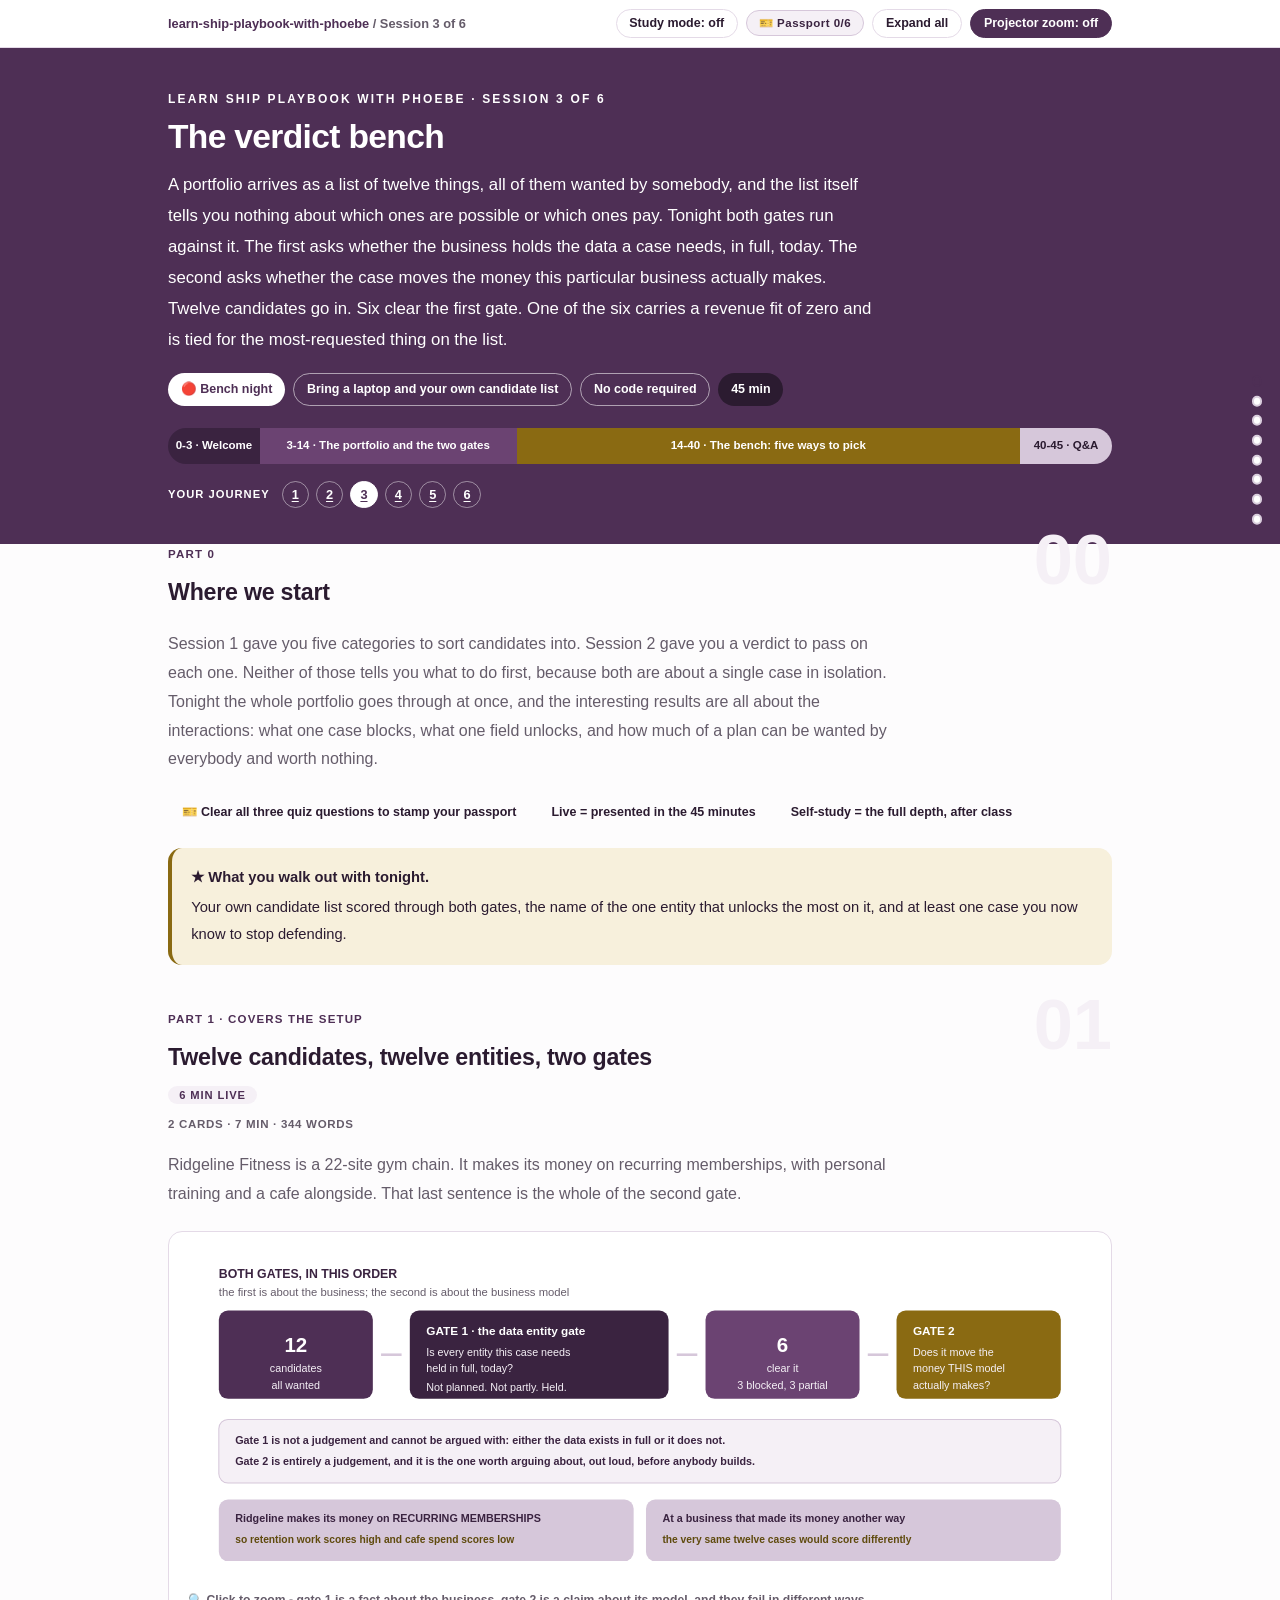
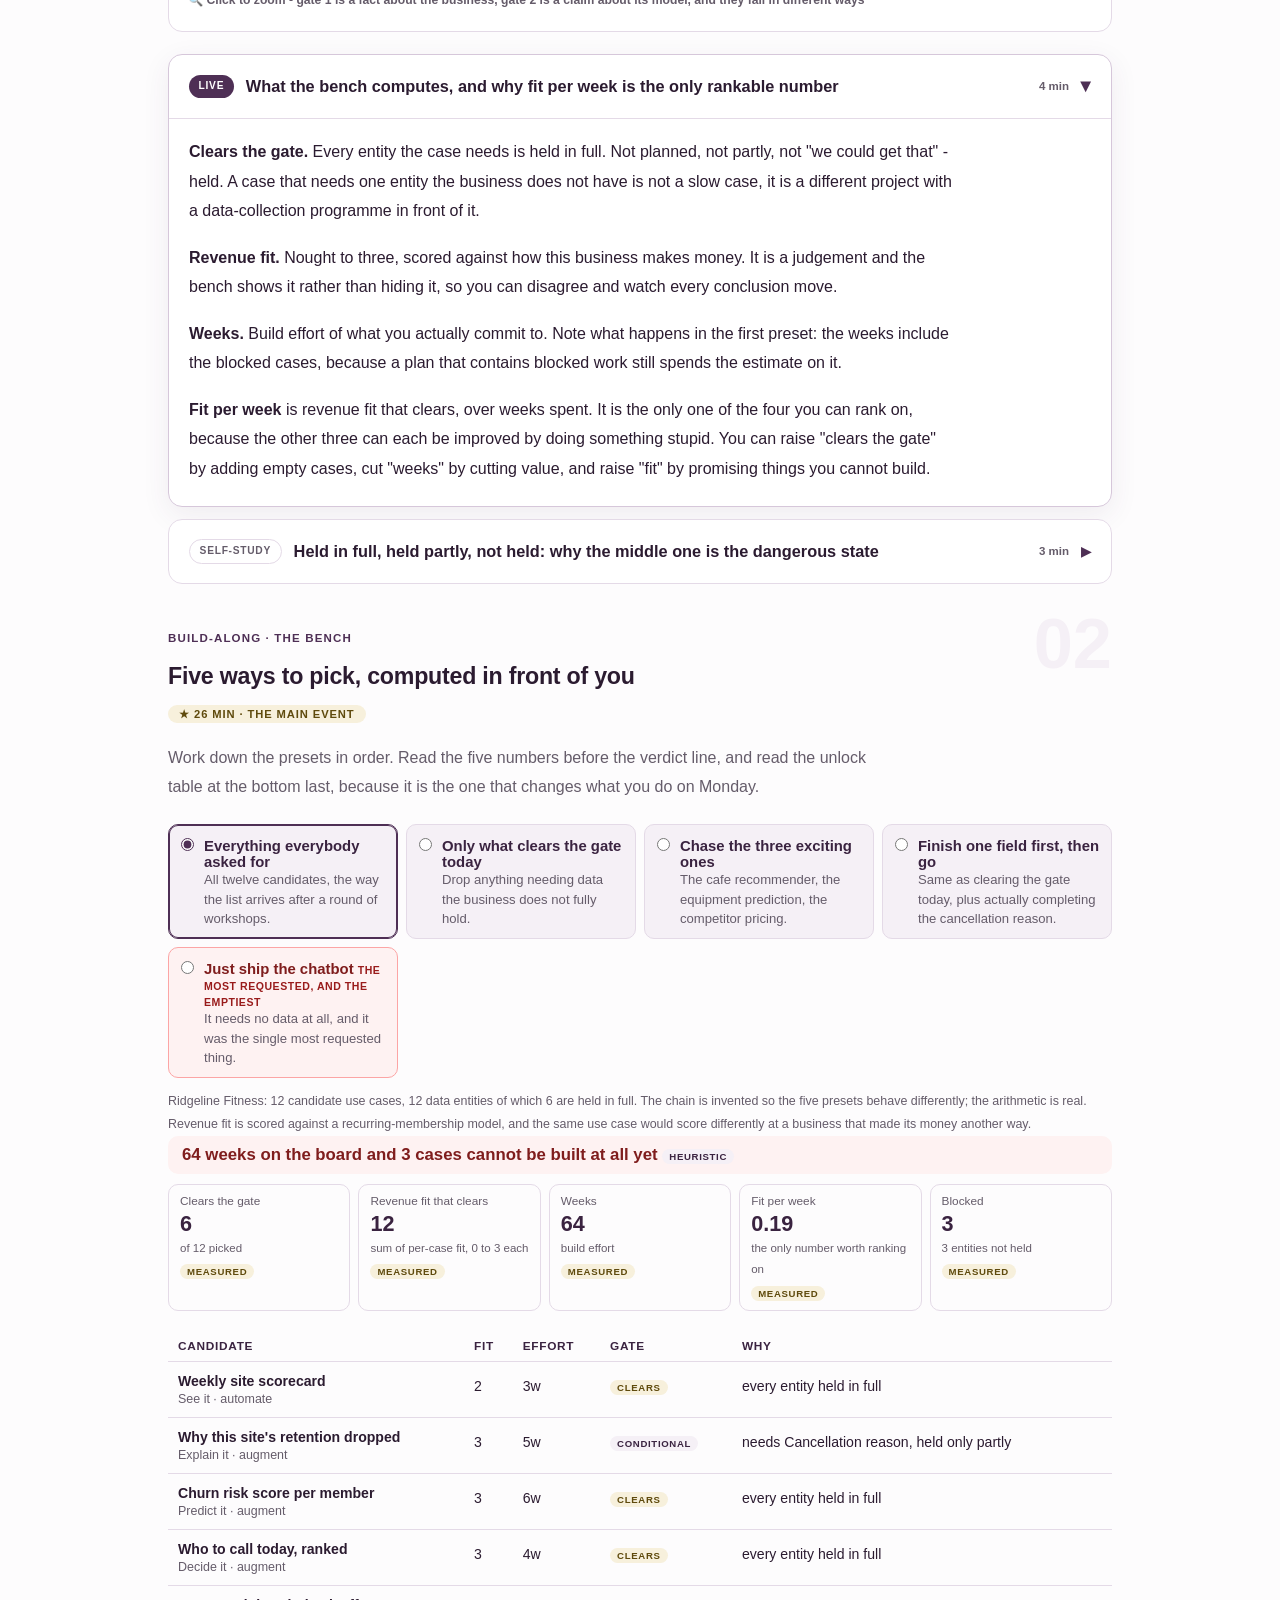
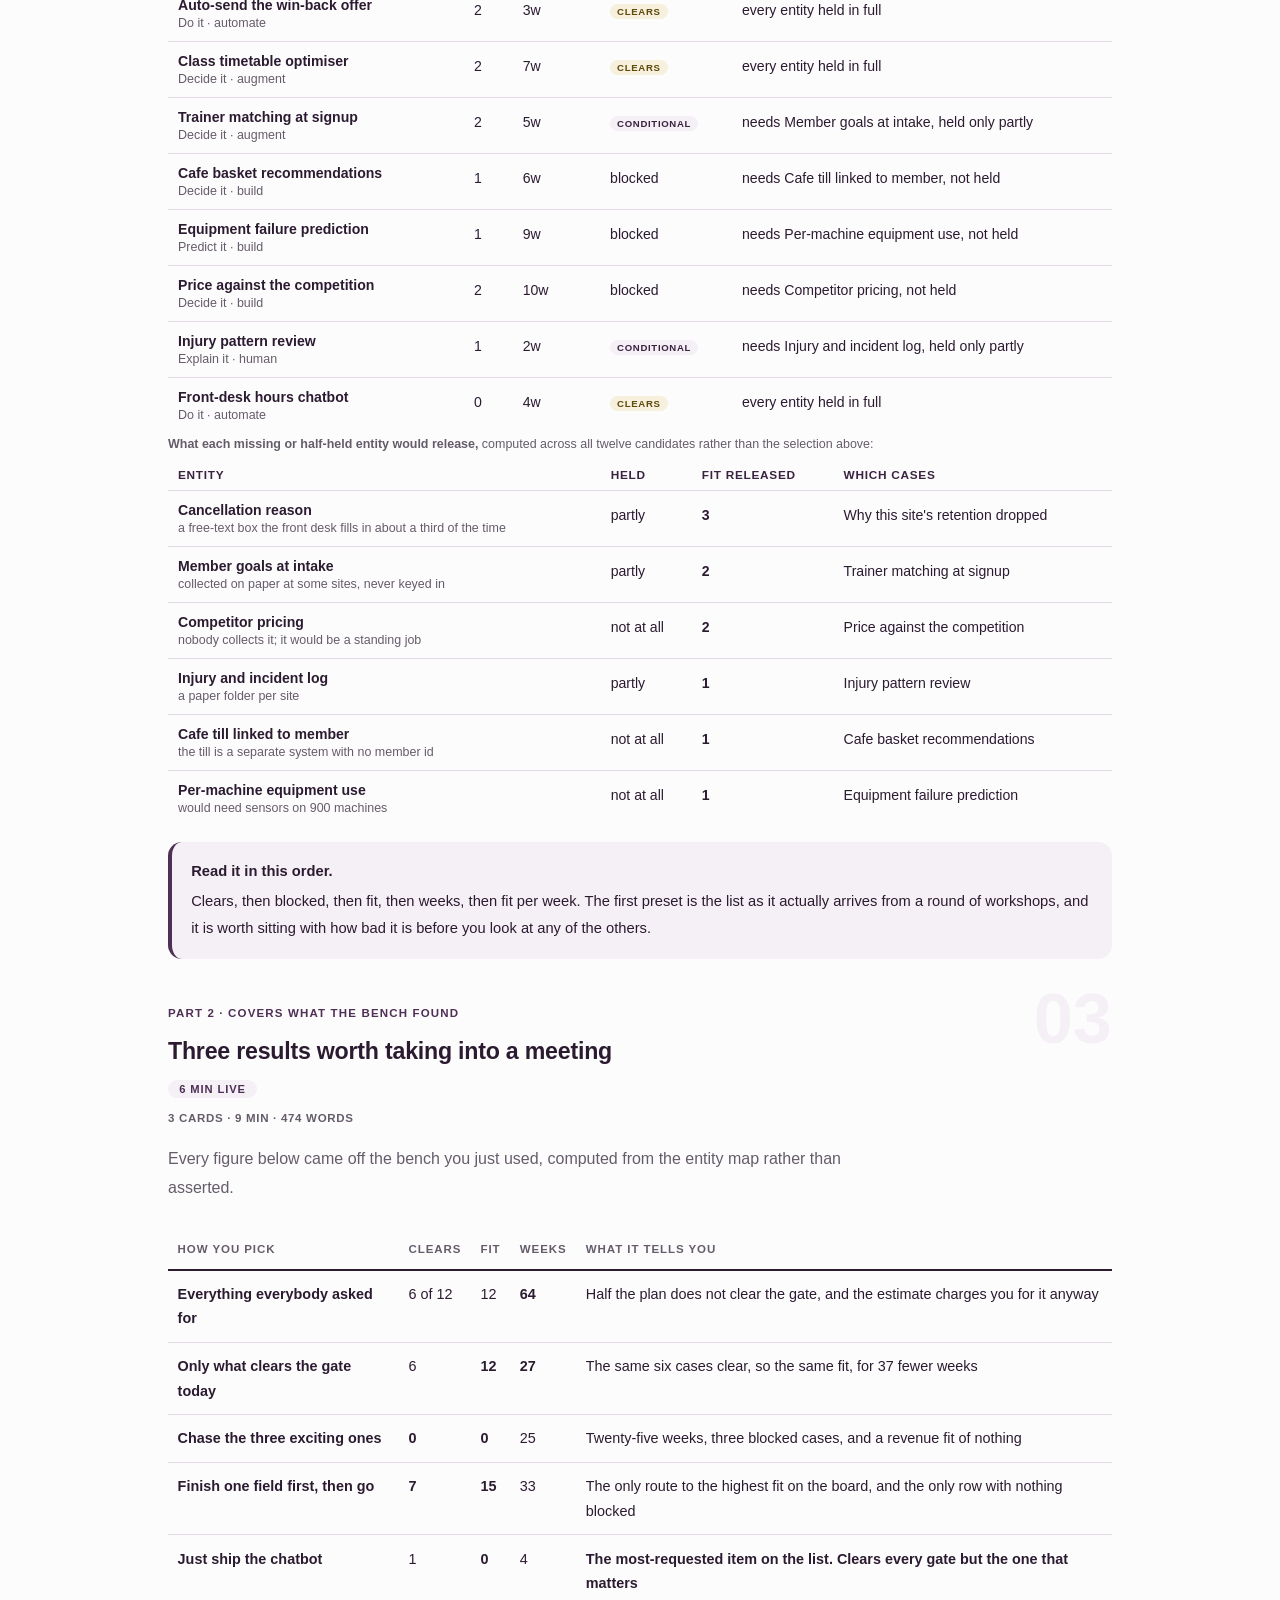
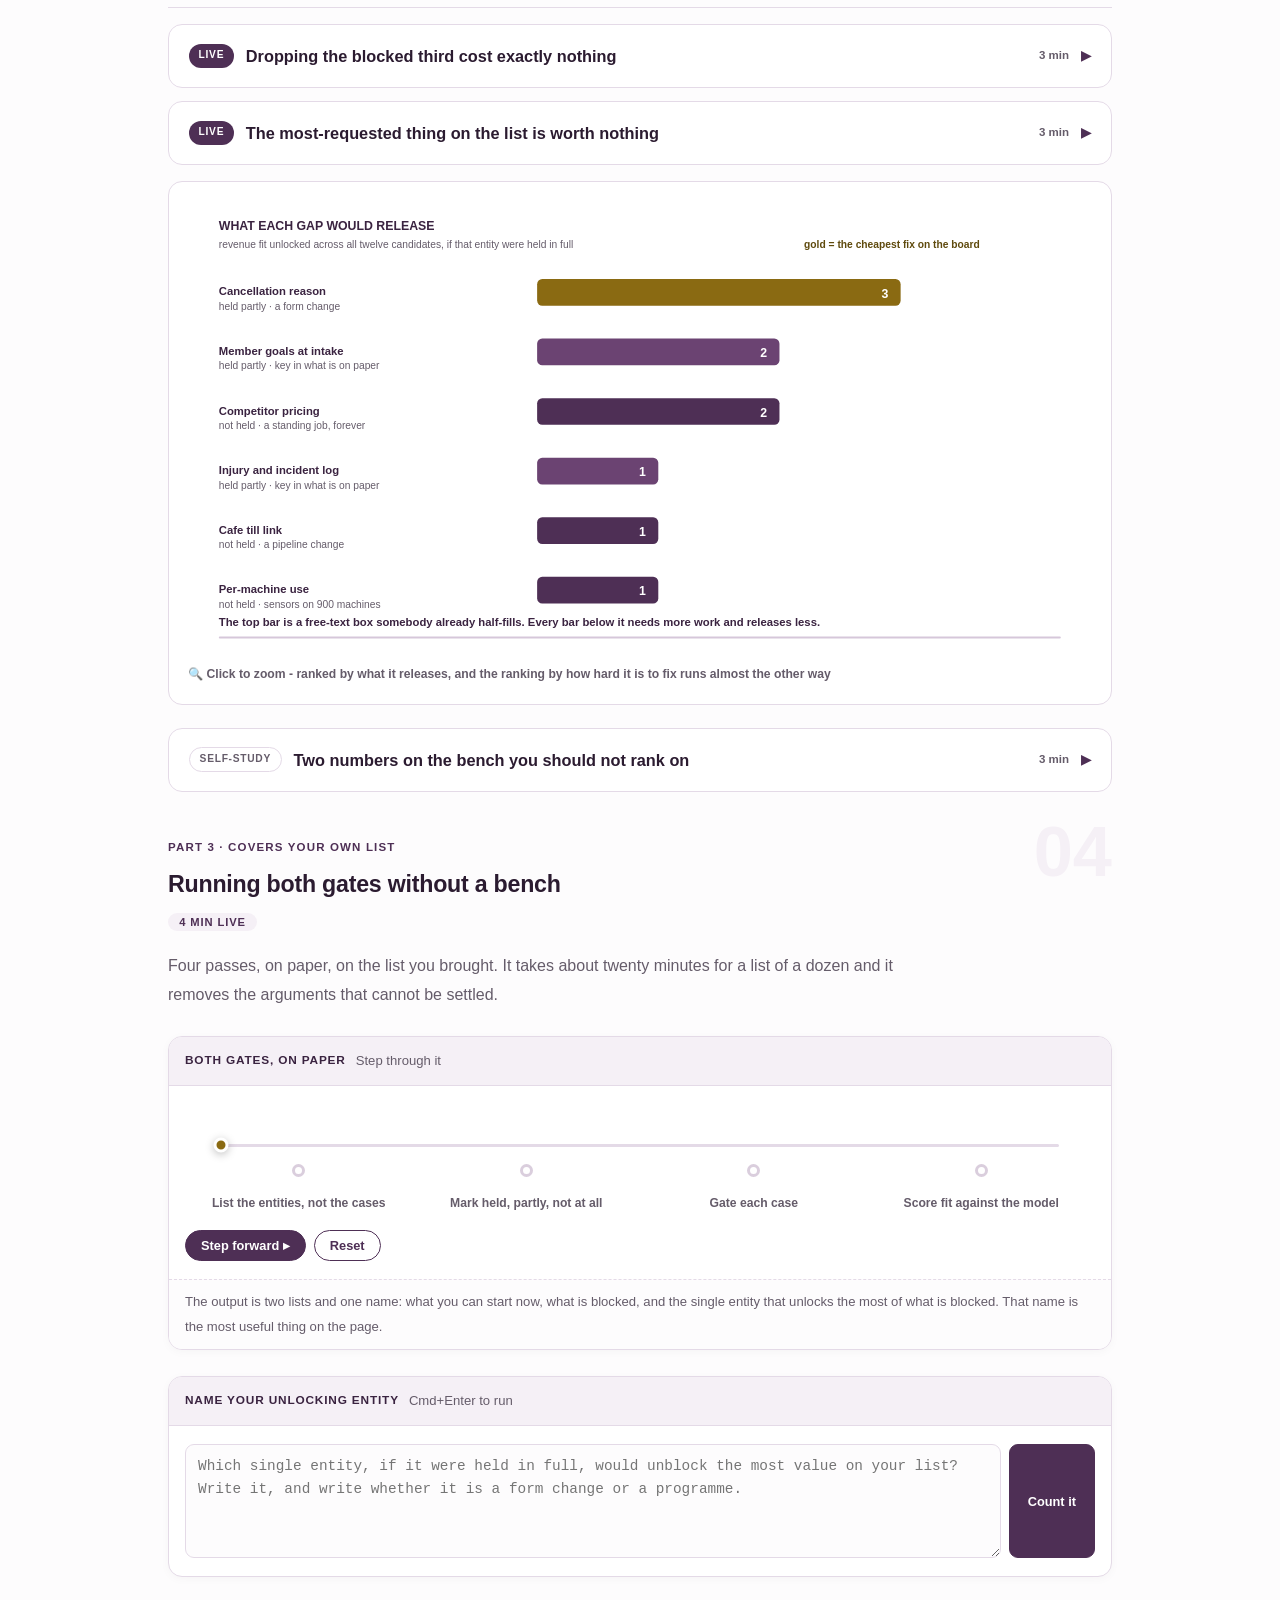
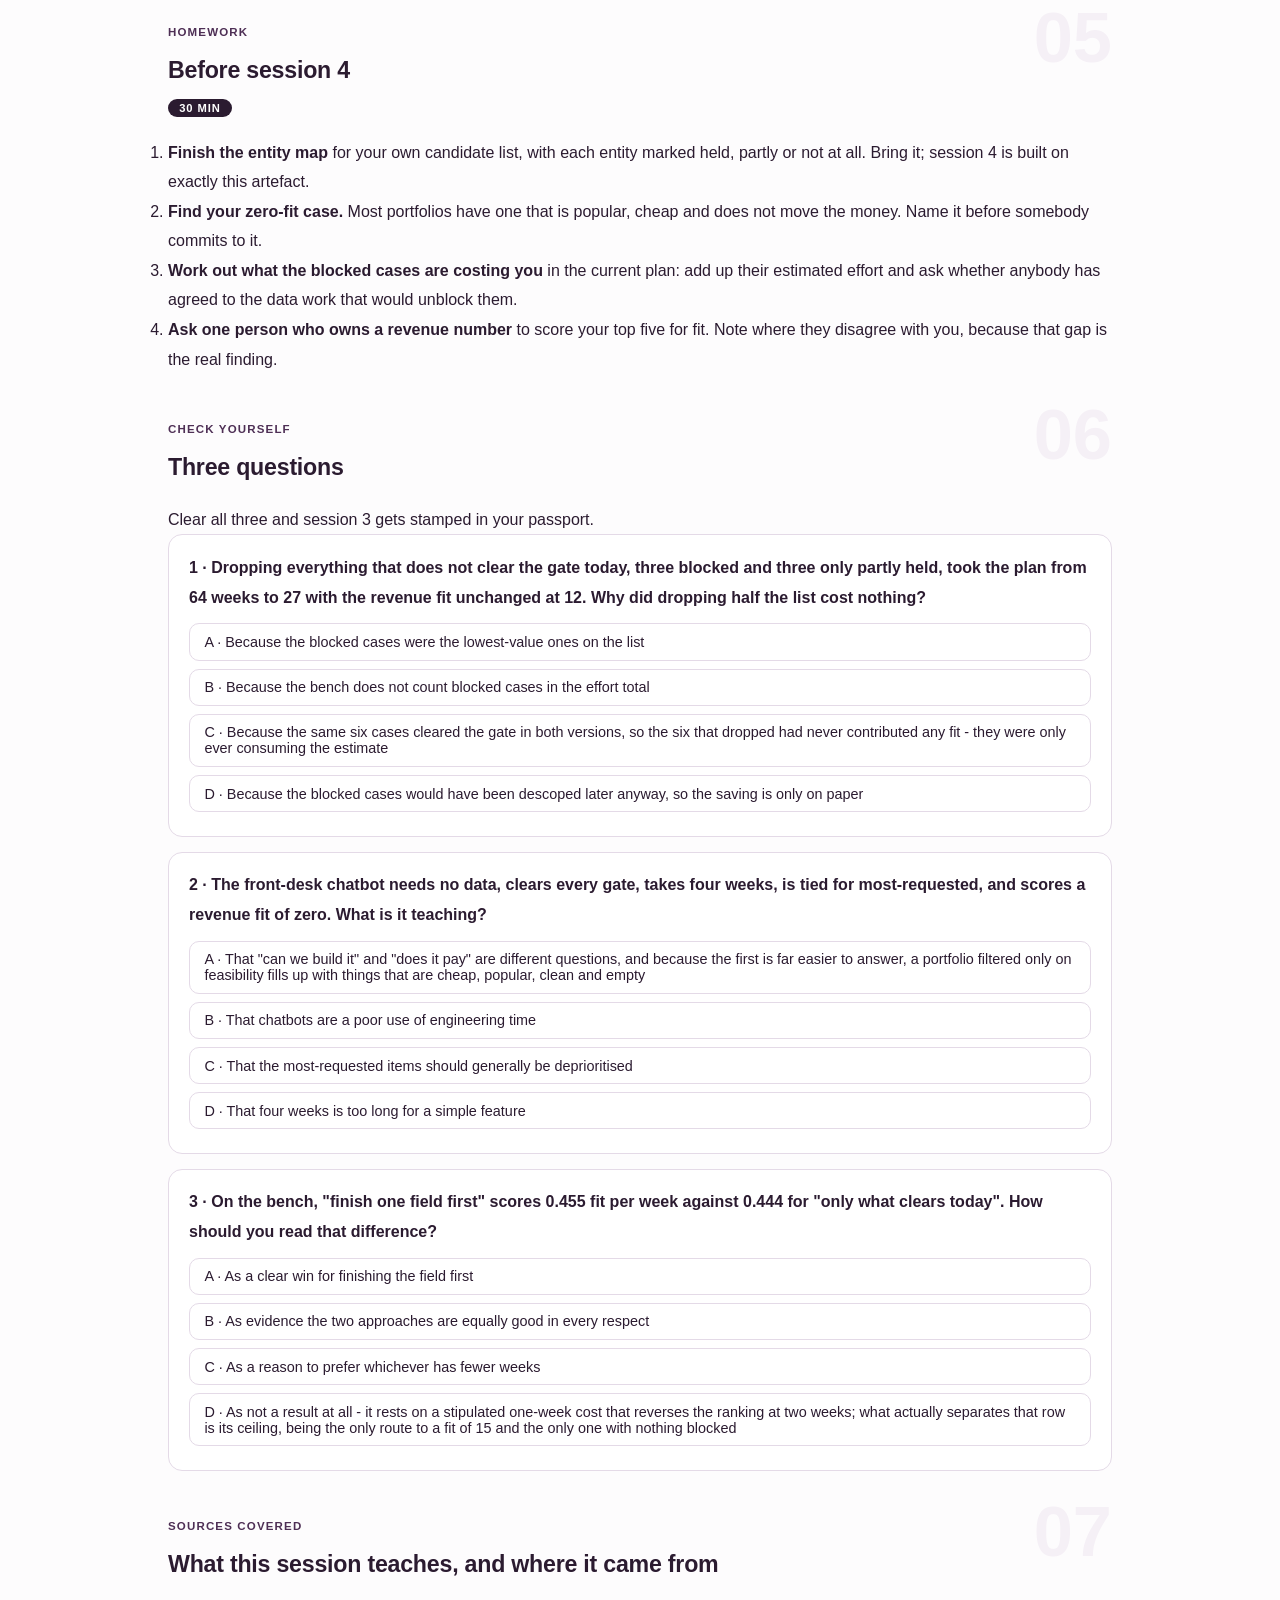
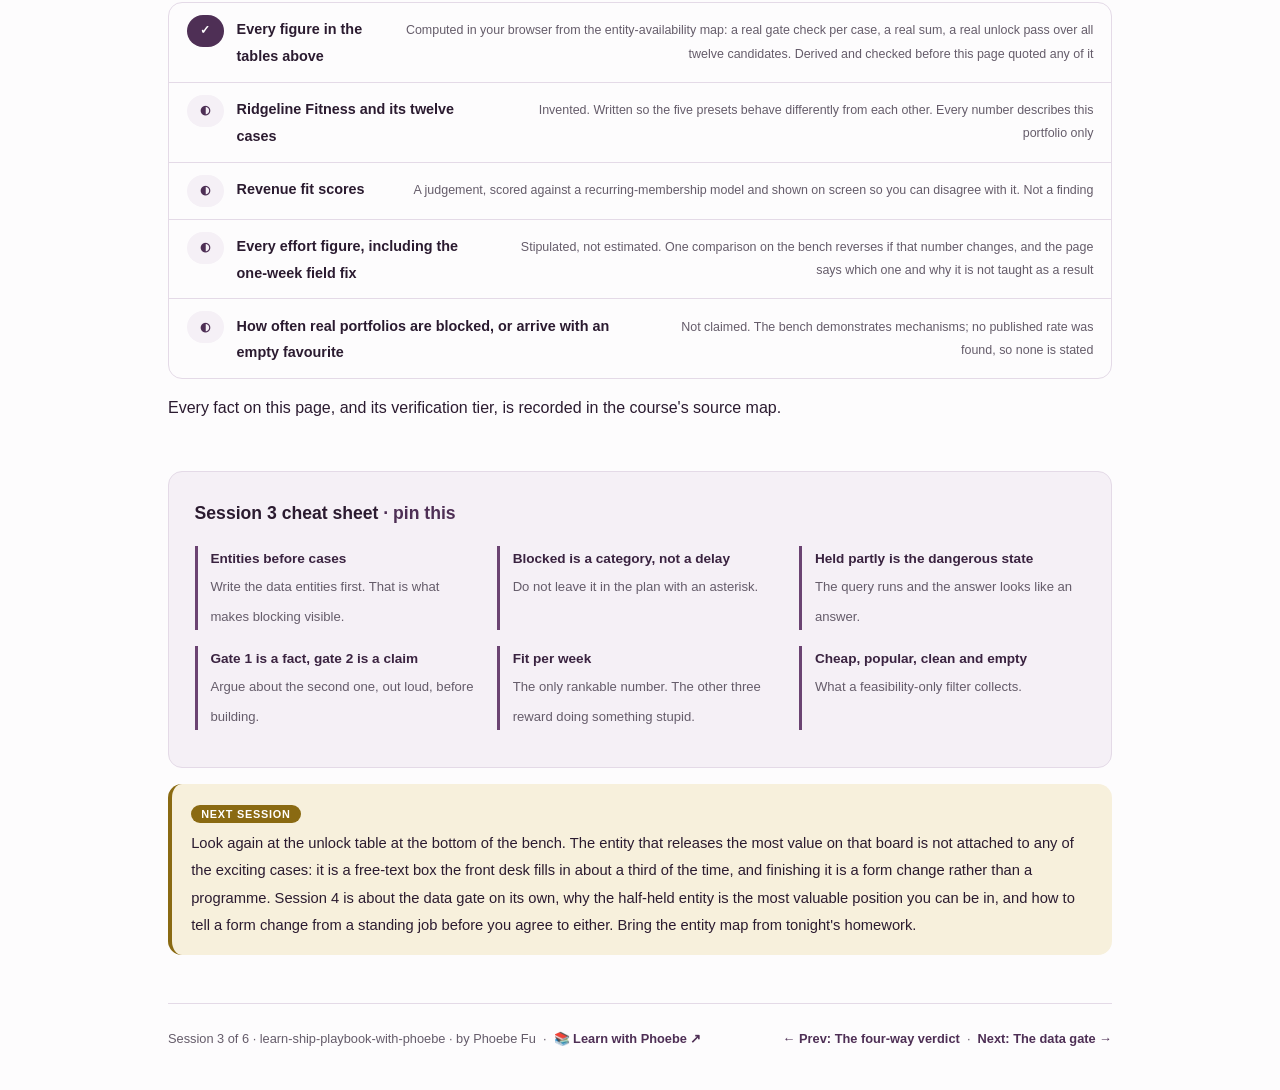
<file: courses/03-the-verdict-bench.html>
<!DOCTYPE html>
<html lang="en">
<head>
<meta charset="UTF-8">
<meta name="viewport" content="width=device-width, initial-scale=1.0">
<!-- social:start -->
<meta name="description" content="Session 3 of 6. Twelve candidate use cases through two gates: can it be built with the data the business actually holds, and does it move the money this business makes. The most-requested item on the list scores zero.">
<meta property="og:type" content="article">
<meta property="og:site_name" content="Learn with Phoebe">
<meta property="og:title" content="The verdict bench - learn ship playbook with phoebe">
<meta property="og:description" content="Session 3 of 6. Dropping the blocked third of the list costs nothing and takes 64 weeks to 27. The three most exciting cases produce a revenue fit of zero.">
<meta property="og:url" content="https://phoebefu6.github.io/learn-ship-playbook-with-phoebe/courses/03-the-verdict-bench.html">
<meta property="og:image" content="https://phoebefu6.github.io/learn-ship-playbook-with-phoebe/assets/og-cover.png">
<meta property="og:image:width" content="1200">
<meta property="og:image:height" content="630">
<meta name="twitter:card" content="summary_large_image">
<meta name="twitter:title" content="The verdict bench - learn ship playbook with phoebe">
<meta name="twitter:description" content="Session 3 of 6. Score a real portfolio through both gates and watch what survives.">
<meta name="twitter:image" content="https://phoebefu6.github.io/learn-ship-playbook-with-phoebe/assets/og-cover.png">
<!-- social:end -->
<title>Session 3 · The verdict bench - learn ship playbook with phoebe</title>
<link rel="stylesheet" href="../assets/style.css?v=22">
</head>
<body>

<div class="toolbar">
  <div class="wrap">
    <span class="crumb"><a href="../index.html">learn-ship-playbook-with-phoebe</a> / Session 3 of 6</span>
    <button class="btn" id="toggle-all" type="button">Expand all</button>
    <button class="btn primary" id="zoom-toggle" type="button">Projector zoom: off</button>
  </div>
</div>

<header class="masthead">
  <div class="wrap">
    <div class="eyebrow">Learn Ship Playbook with Phoebe · Session 3 of 6</div>
    <h1>The <span class="accent">verdict bench</span></h1>
    <p class="sub">A portfolio arrives as a list of twelve things, all of them wanted by somebody, and the list itself tells you nothing about which ones are possible or which ones pay. Tonight both gates run against it. The first asks whether the business holds the data a case needs, in full, today. The second asks whether the case moves the money this particular business actually makes. Twelve candidates go in. Six clear the first gate. One of the six carries a revenue fit of zero and is tied for the most-requested thing on the list.</p>
    <div class="chip-row">
      <span class="chip level">🔴 Bench night</span>
      <span class="chip audience">Bring a laptop and your own candidate list</span>
      <span class="chip audience">No code required</span>
      <span class="chip time">45 min</span>
    </div>
    <div class="agenda">
      <span class="a1" style="flex:1">0-3 · Welcome</span>
      <span class="a2" style="flex:3">3-14 · The portfolio and the two gates</span>
      <span class="a3" style="flex:6">14-40 · The bench: five ways to pick</span>
      <span class="a4" style="flex:1">40-45 · Q&amp;A</span>
    </div>
  </div>
</header>

<main class="wrap">

  <section class="section" id="intro">
    <div class="section-kicker">
      <span class="klabel">Part 0</span>
      <h2>Where we start</h2>
    </div>
    <p class="lede">Session 1 gave you five categories to sort candidates into. Session 2 gave you a verdict to pass on each one. Neither of those tells you what to do first, because both are about a single case in isolation. Tonight the whole portfolio goes through at once, and the interesting results are all about the interactions: what one case blocks, what one field unlocks, and how much of a plan can be wanted by everybody and worth nothing.</p>

    <div class="legend">
      <span class="pill">🎫 Clear all three quiz questions to stamp your passport</span>
      <span class="pill">Live = presented in the 45 minutes</span>
      <span class="pill">Self-study = the full depth, after class</span>
    </div>

    <div class="callout win">
      <p><strong>★ What you walk out with tonight.</strong> Your own candidate list scored through both gates, the name of the one entity that unlocks the most on it, and at least one case you now know to stop defending.</p>
    </div>
  </section>

  <section class="section" id="part-1">
    <div class="section-kicker">
      <span class="klabel">Part 1 · covers the setup</span>
      <h2>Twelve candidates, twelve entities, two gates</h2>
      <span class="tag concept">6 min live</span>
    </div>
    <p class="lede">Ridgeline Fitness is a 22-site gym chain. It makes its money on recurring memberships, with personal training and a cafe alongside. That last sentence is the whole of the second gate.</p>

    <figure class="zoomable">
      <svg viewBox="0 0 880 320" xmlns="http://www.w3.org/2000/svg" role="img" aria-label="The two gates in sequence: the data entity gate asks whether every entity a case needs is held in full, and the revenue model filter asks whether the case moves the money this business makes. Twelve candidates enter, six clear the first gate, and one of those six carries a revenue fit of zero.">
        <style>
          .s3aH { font: 800 12px Inter, sans-serif; fill: #3A2340; }
          .s3aS { font: 400 11px Inter, sans-serif; fill: #655C6A; }
          .s3aT { font: 800 11.5px Inter, sans-serif; fill: #FFFFFF; }
          .s3aW { font: 400 10.5px Inter, sans-serif; fill: #F5F0F6; }
          .s3aD { font: 700 10.5px Inter, sans-serif; fill: #3A2340; }
          .s3aB { font: 800 20px Inter, sans-serif; fill: #FFFFFF; }
          .s3aG { font: 800 10px Inter, sans-serif; fill: #5F4A0D; }
        </style>

        <text class="s3aH" x="30" y="26">BOTH GATES, IN THIS ORDER</text>
        <text class="s3aS" x="30" y="44">the first is about the business; the second is about the business model</text>

        <rect x="30" y="58" width="150" height="86" rx="9" fill="#4E2F55"/>
        <text class="s3aB" x="105" y="98" text-anchor="middle">12</text>
        <text class="s3aW" x="105" y="118" text-anchor="middle">candidates</text>
        <text class="s3aW" x="105" y="134" text-anchor="middle">all wanted</text>

        <path d="M 188 101 L 208 101" stroke="#D6C7DA" stroke-width="2.5"/>

        <rect x="216" y="58" width="252" height="86" rx="9" fill="#3A2340"/>
        <text class="s3aT" x="232" y="82">GATE 1 · the data entity gate</text>
        <text class="s3aW" x="232" y="102">Is every entity this case needs</text>
        <text class="s3aW" x="232" y="118">held in full, today?</text>
        <text class="s3aW" x="232" y="136">Not planned. Not partly. Held.</text>

        <path d="M 476 101 L 496 101" stroke="#D6C7DA" stroke-width="2.5"/>

        <rect x="504" y="58" width="150" height="86" rx="9" fill="#6B4372"/>
        <text class="s3aB" x="579" y="98" text-anchor="middle">6</text>
        <text class="s3aW" x="579" y="118" text-anchor="middle">clear it</text>
        <text class="s3aW" x="579" y="134" text-anchor="middle">3 blocked, 3 partial</text>

        <path d="M 662 101 L 682 101" stroke="#D6C7DA" stroke-width="2.5"/>

        <rect x="690" y="58" width="160" height="86" rx="9" fill="#8A6A12"/>
        <text class="s3aT" x="706" y="82">GATE 2</text>
        <text class="s3aW" x="706" y="102">Does it move the</text>
        <text class="s3aW" x="706" y="118">money THIS model</text>
        <text class="s3aW" x="706" y="134">actually makes?</text>

        <rect x="30" y="164" width="820" height="62" rx="9" fill="#F5F0F6" stroke="#D6C7DA"/>
        <text class="s3aD" x="46" y="188">Gate 1 is not a judgement and cannot be argued with: either the data exists in full or it does not.</text>
        <text class="s3aD" x="46" y="208">Gate 2 is entirely a judgement, and it is the one worth arguing about, out loud, before anybody builds.</text>

        <rect x="30" y="242" width="404" height="60" rx="9" fill="#D6C7DA"/>
        <text class="s3aD" x="46" y="264">Ridgeline makes its money on RECURRING MEMBERSHIPS</text>
        <text class="s3aG" x="46" y="284">so retention work scores high and cafe spend scores low</text>

        <rect x="446" y="242" width="404" height="60" rx="9" fill="#D6C7DA"/>
        <text class="s3aD" x="462" y="264">At a business that made its money another way</text>
        <text class="s3aG" x="462" y="284">the very same twelve cases would score differently</text>
      </svg>
      <figcaption>🔍 Click to zoom - gate 1 is a fact about the business, gate 2 is a claim about its model, and they fail in different ways</figcaption>
    </figure>

    <details class="card" open>
      <summary><span class="mode live">Live</span>What the bench computes, and why fit per week is the only rankable number<span class="mini">4 min</span><span class="caret">▶</span></summary>
      <div class="body">
        <p><strong>Clears the gate.</strong> Every entity the case needs is held in full. Not planned, not partly, not "we could get that" - held. A case that needs one entity the business does not have is not a slow case, it is a different project with a data-collection programme in front of it.</p>
        <p><strong>Revenue fit.</strong> Nought to three, scored against how this business makes money. It is a judgement and the bench shows it rather than hiding it, so you can disagree and watch every conclusion move.</p>
        <p><strong>Weeks.</strong> Build effort of what you actually commit to. Note what happens in the first preset: the weeks include the blocked cases, because a plan that contains blocked work still spends the estimate on it.</p>
        <p><strong>Fit per week</strong> is revenue fit that clears, over weeks spent. It is the only one of the four you can rank on, because the other three can each be improved by doing something stupid. You can raise "clears the gate" by adding empty cases, cut "weeks" by cutting value, and raise "fit" by promising things you cannot build.</p>
      </div>
    </details>

    <details class="card">
      <summary><span class="mode self">Self-study</span>Held in full, held partly, not held: why the middle one is the dangerous state<span class="mini">3 min</span><span class="caret">▶</span></summary>
      <div class="body">
        <p>Three of Ridgeline's twelve entities exist but are incomplete: the cancellation reason is a free-text box the front desk fills in about a third of the time, member goals are collected on paper at some sites and never keyed in, and the injury log is a paper folder per site.</p>
        <p>Not held at all is an honest state. Everybody can see the sensors are not on the machines. <strong>Held partly is the state that wastes projects</strong>, because the field appears in the schema, the query runs, and the answer comes back looking like an answer. A retention analysis built on a reason field filled a third of the time will produce a confident and worthless ranking of reasons.</p>
        <p>The bench marks those cases <em>conditional</em> rather than clear, which is a deliberately uncomfortable word. It means: buildable, and not yet trustworthy. Session 4 is about what to do with that state, and it turns out to be the most valuable position on the whole board.</p>
      </div>
    </details>
  </section>

  <section class="section" id="bench">
    <div class="section-kicker">
      <span class="klabel">Build-along · the bench</span>
      <h2>Five ways to pick, computed in front of you</h2>
      <span class="tag demo">★ 26 min · the main event</span>
    </div>
    <p class="lede">Work down the presets in order. Read the five numbers before the verdict line, and read the unlock table at the bottom last, because it is the one that changes what you do on Monday.</p>

    <div id="verdict-bench"></div>

    <div class="callout tip">
      <p><strong>Read it in this order.</strong> Clears, then blocked, then fit, then weeks, then fit per week. The first preset is the list as it actually arrives from a round of workshops, and it is worth sitting with how bad it is before you look at any of the others.</p>
    </div>
  </section>

  <section class="section" id="part-2">
    <div class="section-kicker">
      <span class="klabel">Part 2 · covers what the bench found</span>
      <h2>Three results worth taking into a meeting</h2>
      <span class="tag concept">6 min live</span>
    </div>
    <p class="lede">Every figure below came off the bench you just used, computed from the entity map rather than asserted.</p>

    <table class="clean">
      <tr><th>How you pick</th><th>Clears</th><th>Fit</th><th>Weeks</th><th>What it tells you</th></tr>
      <tr><td><strong>Everything everybody asked for</strong></td><td>6 of 12</td><td>12</td><td><strong>64</strong></td><td>Half the plan does not clear the gate, and the estimate charges you for it anyway</td></tr>
      <tr><td><strong>Only what clears the gate today</strong></td><td>6</td><td><strong>12</strong></td><td><strong>27</strong></td><td>The same six cases clear, so the same fit, for 37 fewer weeks</td></tr>
      <tr><td><strong>Chase the three exciting ones</strong></td><td><strong>0</strong></td><td><strong>0</strong></td><td>25</td><td>Twenty-five weeks, three blocked cases, and a revenue fit of nothing</td></tr>
      <tr><td><strong>Finish one field first, then go</strong></td><td><strong>7</strong></td><td><strong>15</strong></td><td>33</td><td>The only route to the highest fit on the board, and the only row with nothing blocked</td></tr>
      <tr><td><strong>Just ship the chatbot</strong></td><td>1</td><td><strong>0</strong></td><td>4</td><td><strong>The most-requested item on the list. Clears every gate but the one that matters</strong></td></tr>
    </table>

    <details class="card">
      <summary><span class="mode live">Live</span>Dropping the blocked third cost exactly nothing<span class="mini">3 min</span><span class="caret">▶</span></summary>
      <div class="body">
        <p>The first two rows have the same revenue fit: <strong>12</strong>. Identical. The second row takes <strong>64 weeks down to 27</strong>.</p>
        <p>The reason is almost too simple to state, which is why it keeps happening: <strong>work that cannot be built contributes no value, but it does consume the estimate.</strong> A twelve-item plan where three items are blocked is not a twelve-item plan with a risk attached. It is a nine-item plan being costed as twelve, and the three will either quietly drop out in month four or drag a data-collection programme into scope that nobody agreed to.</p>
        <p>This is the most robust finding on the bench, and the one to take into a planning meeting, because it does not depend on any judgement about revenue fit at all. It only depends on which entities the business holds, and that is a question with an answer.</p>
      </div>
    </details>

    <details class="card">
      <summary><span class="mode live">Live</span>The most-requested thing on the list is worth nothing<span class="mini">3 min</span><span class="caret">▶</span></summary>
      <div class="body">
        <p>The front-desk chatbot that answers questions about opening hours was tied for the most-requested item in the whole portfolio. It needs <strong>no data entities at all</strong>, so it clears the data gate instantly, and it takes four weeks.</p>
        <p>Its revenue fit is <strong>zero</strong>. Ridgeline makes its money on whether members keep paying, and nothing about answering an opening-hours question faster moves that. The thing that makes this case instructive rather than merely silly is that it is genuinely easy, genuinely wanted, and genuinely harmless. There is no argument against it except the one the bench makes.</p>
        <p>That is why the second gate exists. A portfolio filtered only on feasibility will fill up with exactly this: cheap, popular, clean, and empty. <strong>"Can we build it" and "does it pay" are different questions, and the first one is much easier to answer, which is why plans drift toward it.</strong></p>
      </div>
    </details>


    <figure class="zoomable">
      <svg viewBox="0 0 880 440" xmlns="http://www.w3.org/2000/svg" role="img" aria-label="The unlock table drawn as bars. The cancellation reason, which is held only partly and needs a form change, releases a revenue fit of three, more than any entity the business does not hold at all. The best of those releases two and would require a standing job forever.">
        <style>
          .s3bH { font: 800 12px Inter, sans-serif; fill: #3A2340; }
          .s3bS { font: 400 10px Inter, sans-serif; fill: #655C6A; }
          .s3bL { font: 700 11px Inter, sans-serif; fill: #3A2340; }
          .s3bV { font: 800 12px Inter, sans-serif; fill: #FFFFFF; }
          .s3bK { font: 800 10px Inter, sans-serif; fill: #5F4A0D; }
        </style>
        <text class="s3bH" x="30" y="28">WHAT EACH GAP WOULD RELEASE</text>
        <text class="s3bS" x="30" y="46">revenue fit unlocked across all twelve candidates, if that entity were held in full</text>
        <text class="s3bK" x="600" y="46">gold = the cheapest fix on the board</text>
        <text class="s3bL" x="30" y="92">Cancellation reason</text>
        <text class="s3bS" x="30" y="106">held partly &#183; a form change</text>
        <rect x="340" y="76" width="354" height="26" rx="5" fill="#8A6A12"/>
        <text class="s3bV" x="682" y="94" text-anchor="end">3</text>
        <text class="s3bL" x="30" y="150">Member goals at intake</text>
        <text class="s3bS" x="30" y="164">held partly &#183; key in what is on paper</text>
        <rect x="340" y="134" width="236" height="26" rx="5" fill="#6B4372"/>
        <text class="s3bV" x="564" y="152" text-anchor="end">2</text>
        <text class="s3bL" x="30" y="208">Competitor pricing</text>
        <text class="s3bS" x="30" y="222">not held &#183; a standing job, forever</text>
        <rect x="340" y="192" width="236" height="26" rx="5" fill="#4E2F55"/>
        <text class="s3bV" x="564" y="210" text-anchor="end">2</text>
        <text class="s3bL" x="30" y="266">Injury and incident log</text>
        <text class="s3bS" x="30" y="280">held partly &#183; key in what is on paper</text>
        <rect x="340" y="250" width="118" height="26" rx="5" fill="#6B4372"/>
        <text class="s3bV" x="446" y="268" text-anchor="end">1</text>
        <text class="s3bL" x="30" y="324">Cafe till link</text>
        <text class="s3bS" x="30" y="338">not held &#183; a pipeline change</text>
        <rect x="340" y="308" width="118" height="26" rx="5" fill="#4E2F55"/>
        <text class="s3bV" x="446" y="326" text-anchor="end">1</text>
        <text class="s3bL" x="30" y="382">Per-machine use</text>
        <text class="s3bS" x="30" y="396">not held &#183; sensors on 900 machines</text>
        <rect x="340" y="366" width="118" height="26" rx="5" fill="#4E2F55"/>
        <text class="s3bV" x="446" y="384" text-anchor="end">1</text>
        <rect x="30" y="424" width="820" height="2" rx="1" fill="#D6C7DA"/>
        <text class="s3bL" x="30" y="414">The top bar is a free-text box somebody already half-fills. Every bar below it needs more work and releases less.</text>
      </svg>
      <figcaption>🔍 Click to zoom - ranked by what it releases, and the ranking by how hard it is to fix runs almost the other way</figcaption>
    </figure>

    <details class="card">
      <summary><span class="mode self">Self-study</span>Two numbers on the bench you should not rank on<span class="mini">3 min</span><span class="caret">▶</span></summary>
      <div class="body">
        <p>Worth naming, because the bench will happily print them and they do not mean what they appear to.</p>
        <p><strong>Fit per week, between the second and fourth rows.</strong> They come out at 0.444 and 0.455. That gap is not a result. It rests on a stipulated one-week cost for finishing the cancellation-reason field, a number chosen here rather than measured, and at two weeks the ranking reverses. What genuinely separates that fourth row is not its efficiency but its ceiling: it is the only way to reach a fit of 15, and the only row with nothing blocked.</p>
        <p><strong>Weeks, compared across rows with different scopes.</strong> The third row is cheaper than the second and produces nothing. Cheapness is only meaningful next to what clears, which is precisely why fit per week exists, and why even it has the limits above.</p>
        <p>Every effort figure on this bench is stipulated. That is a real limitation and not a coy one: estimating build effort honestly is difficult, it is a separate skill, and a bench that pretended otherwise would be teaching you to trust the wrong number.</p>
      </div>
    </details>
  </section>

  <section class="section" id="part-3">
    <div class="section-kicker">
      <span class="klabel">Part 3 · covers your own list</span>
      <h2>Running both gates without a bench</h2>
      <span class="tag concept">4 min live</span>
    </div>
    <p class="lede">Four passes, on paper, on the list you brought. It takes about twenty minutes for a list of a dozen and it removes the arguments that cannot be settled.</p>

    <div class="tick" data-stages="List the entities, not the cases|Mark held, partly, not at all|Gate each case|Score fit against the model" data-title="Both gates, on paper" data-foot="The output is two lists and one name: what you can start now, what is blocked, and the single entity that unlocks the most of what is blocked. That name is the most useful thing on the page.">
      <p class="tick-note" data-stage="0"><b>Write down the data entities first, before the cases.</b> Not systems, not reports - entities. A member, a visit, a payment, a booking. Most lists of candidate use cases have fewer than fifteen distinct entities underneath them, and writing them out is what makes the blocking visible.</p>
      <p class="tick-note" data-stage="1"><b>Mark each one held in full, held partly, or not at all,</b> and be harsh about the middle one. "We have that field" is not the same as "that field is filled in". If you are not sure, it is partly.</p>
      <p class="tick-note" data-stage="2"><b>Gate each case against that map.</b> A case needing anything not held in full is blocked, and blocked is a category, not a delay. Do not let a blocked case sit in the plan with an asterisk.</p>
      <p class="tick-note" data-stage="3"><b>Score revenue fit against how the business actually makes money,</b> out loud, with somebody who owns the number. Disagreement here is the useful part and it is much cheaper now than in month four.</p>
    </div>

    <div class="tryrow" data-fn="wordcount" data-multiline="1" data-title="Name your unlocking entity" data-hint="Which single entity, if it were held in full, would unblock the most value on your list? Write it, and write whether it is a form change or a programme." data-seed="" data-cta="Count it"></div>
  </section>

  <section class="section" id="exercise">
    <div class="section-kicker">
      <span class="klabel">Homework</span>
      <h2>Before session 4</h2>
      <span class="tag exercise">30 min</span>
    </div>
    <ol>
      <li><strong>Finish the entity map</strong> for your own candidate list, with each entity marked held, partly or not at all. Bring it; session 4 is built on exactly this artefact.</li>
      <li><strong>Find your zero-fit case.</strong> Most portfolios have one that is popular, cheap and does not move the money. Name it before somebody commits to it.</li>
      <li><strong>Work out what the blocked cases are costing you</strong> in the current plan: add up their estimated effort and ask whether anybody has agreed to the data work that would unblock them.</li>
      <li><strong>Ask one person who owns a revenue number</strong> to score your top five for fit. Note where they disagree with you, because that gap is the real finding.</li>
    </ol>
  </section>

  <section class="section" id="quiz">
    <div class="section-kicker">
      <span class="klabel">Check yourself</span>
      <h2>Three questions</h2>
    </div>
    <p>Clear all three and session 3 gets stamped in your passport.</p>

    <div class="quiz-q" data-answer="2">
      <p class="qtext">1 · Dropping everything that does not clear the gate today, three blocked and three only partly held, took the plan from 64 weeks to 27 with the revenue fit unchanged at 12. Why did dropping half the list cost nothing?</p>
      <button class="qopt" type="button">A · Because the blocked cases were the lowest-value ones on the list</button>
      <button class="qopt" type="button">B · Because the bench does not count blocked cases in the effort total</button>
      <button class="qopt" type="button">C · Because the same six cases cleared the gate in both versions, so the six that dropped had never contributed any fit - they were only ever consuming the estimate</button>
      <button class="qopt" type="button">D · Because the blocked cases would have been descoped later anyway, so the saving is only on paper</button>
      <p class="qwhy">This is the most robust result on the bench because it needs no judgement about revenue fit at all. It depends only on which entities the business holds, which is a question with an answer. Option A is false here: one blocked case carried a fit of 2 and one partly-held case carried the highest fit on the whole board, a 3.</p>
    </div>

    <div class="quiz-q" data-answer="0">
      <p class="qtext">2 · The front-desk chatbot needs no data, clears every gate, takes four weeks, is tied for most-requested, and scores a revenue fit of zero. What is it teaching?</p>
      <button class="qopt" type="button">A · That "can we build it" and "does it pay" are different questions, and because the first is far easier to answer, a portfolio filtered only on feasibility fills up with things that are cheap, popular, clean and empty</button>
      <button class="qopt" type="button">B · That chatbots are a poor use of engineering time</button>
      <button class="qopt" type="button">C · That the most-requested items should generally be deprioritised</button>
      <button class="qopt" type="button">D · That four weeks is too long for a simple feature</button>
      <p class="qwhy">What makes the case instructive rather than silly is that it is easy, wanted and harmless, so there is no argument against it except the one the second gate makes. C overcorrects: request volume is evidence about something, just not about revenue fit.</p>
    </div>

    <div class="quiz-q" data-answer="3">
      <p class="qtext">3 · On the bench, "finish one field first" scores 0.455 fit per week against 0.444 for "only what clears today". How should you read that difference?</p>
      <button class="qopt" type="button">A · As a clear win for finishing the field first</button>
      <button class="qopt" type="button">B · As evidence the two approaches are equally good in every respect</button>
      <button class="qopt" type="button">C · As a reason to prefer whichever has fewer weeks</button>
      <button class="qopt" type="button">D · As not a result at all - it rests on a stipulated one-week cost that reverses the ranking at two weeks; what actually separates that row is its ceiling, being the only route to a fit of 15 and the only one with nothing blocked</button>
      <p class="qwhy">A difference that flips when you change a number somebody chose is not a finding. The honest move is to say so and point at what survives the change instead, which here is the ceiling and the blocking rather than the efficiency.</p>
    </div>

    <p class="quiz-score"></p>
  </section>

  <section class="section" id="official">
    <div class="section-kicker">
      <span class="klabel">Sources covered</span>
      <h2>What this session teaches, and where it came from</h2>
    </div>
    <div class="covered">
      <div class="covered-row"><span class="status pill solid">✓</span><span class="name">Every figure in the tables above</span><span class="note">Computed in your browser from the entity-availability map: a real gate check per case, a real sum, a real unlock pass over all twelve candidates. Derived and checked before this page quoted any of it</span></div>
      <div class="covered-row"><span class="status pill light">◐</span><span class="name">Ridgeline Fitness and its twelve cases</span><span class="note">Invented. Written so the five presets behave differently from each other. Every number describes this portfolio only</span></div>
      <div class="covered-row"><span class="status pill light">◐</span><span class="name">Revenue fit scores</span><span class="note">A judgement, scored against a recurring-membership model and shown on screen so you can disagree with it. Not a finding</span></div>
      <div class="covered-row"><span class="status pill light">◐</span><span class="name">Every effort figure, including the one-week field fix</span><span class="note">Stipulated, not estimated. One comparison on the bench reverses if that number changes, and the page says which one and why it is not taught as a result</span></div>
      <div class="covered-row"><span class="status pill light">◐</span><span class="name">How often real portfolios are blocked, or arrive with an empty favourite</span><span class="note">Not claimed. The bench demonstrates mechanisms; no published rate was found, so none is stated</span></div>
    </div>
    <p class="mono" style="margin-top:14px">Every fact on this page, and its verification tier, is recorded in the course's source map.</p>
  </section>

  <section class="cheat" id="cheatsheet">
    <h3>Session 3 cheat sheet <span>· pin this</span></h3>
    <div class="grid-2">
      <div class="cheat-item"><b>Entities before cases</b><span>Write the data entities first. That is what makes blocking visible.</span></div>
      <div class="cheat-item"><b>Blocked is a category, not a delay</b><span>Do not leave it in the plan with an asterisk.</span></div>
      <div class="cheat-item"><b>Held partly is the dangerous state</b><span>The query runs and the answer looks like an answer.</span></div>
      <div class="cheat-item"><b>Gate 1 is a fact, gate 2 is a claim</b><span>Argue about the second one, out loud, before building.</span></div>
      <div class="cheat-item"><b>Fit per week</b><span>The only rankable number. The other three reward doing something stupid.</span></div>
      <div class="cheat-item"><b>Cheap, popular, clean and empty</b><span>What a feasibility-only filter collects.</span></div>
    </div>
  </section>

  <div class="callout next">
    <span class="nx-pill">Next session</span>
    <p>Look again at the unlock table at the bottom of the bench. The entity that releases the most value on that board is not attached to any of the exciting cases: it is a free-text box the front desk fills in about a third of the time, and finishing it is a form change rather than a programme. Session 4 is about the data gate on its own, why the half-held entity is the most valuable position you can be in, and how to tell a form change from a standing job before you agree to either. Bring the entity map from tonight's homework.</p>
  </div>

  <footer class="pagefoot">
    <span>Session 3 of 6 · learn-ship-playbook-with-phoebe · by Phoebe Fu &nbsp;·&nbsp; 📚 <a href="https://phoebefu6.github.io/learn-with-phoebe/">Learn with Phoebe ↗</a></span>
    <span><a href="02-the-four-way-verdict.html">← Prev: The four-way verdict</a> &nbsp;·&nbsp; <a href="04-the-data-gate.html">Next: The data gate →</a></span>
  </footer>

</main>

<script src="../assets/app.js?v=20"></script>
<script src="../assets/sp-live.js?v=1"></script>
</body>
</html>
</file>
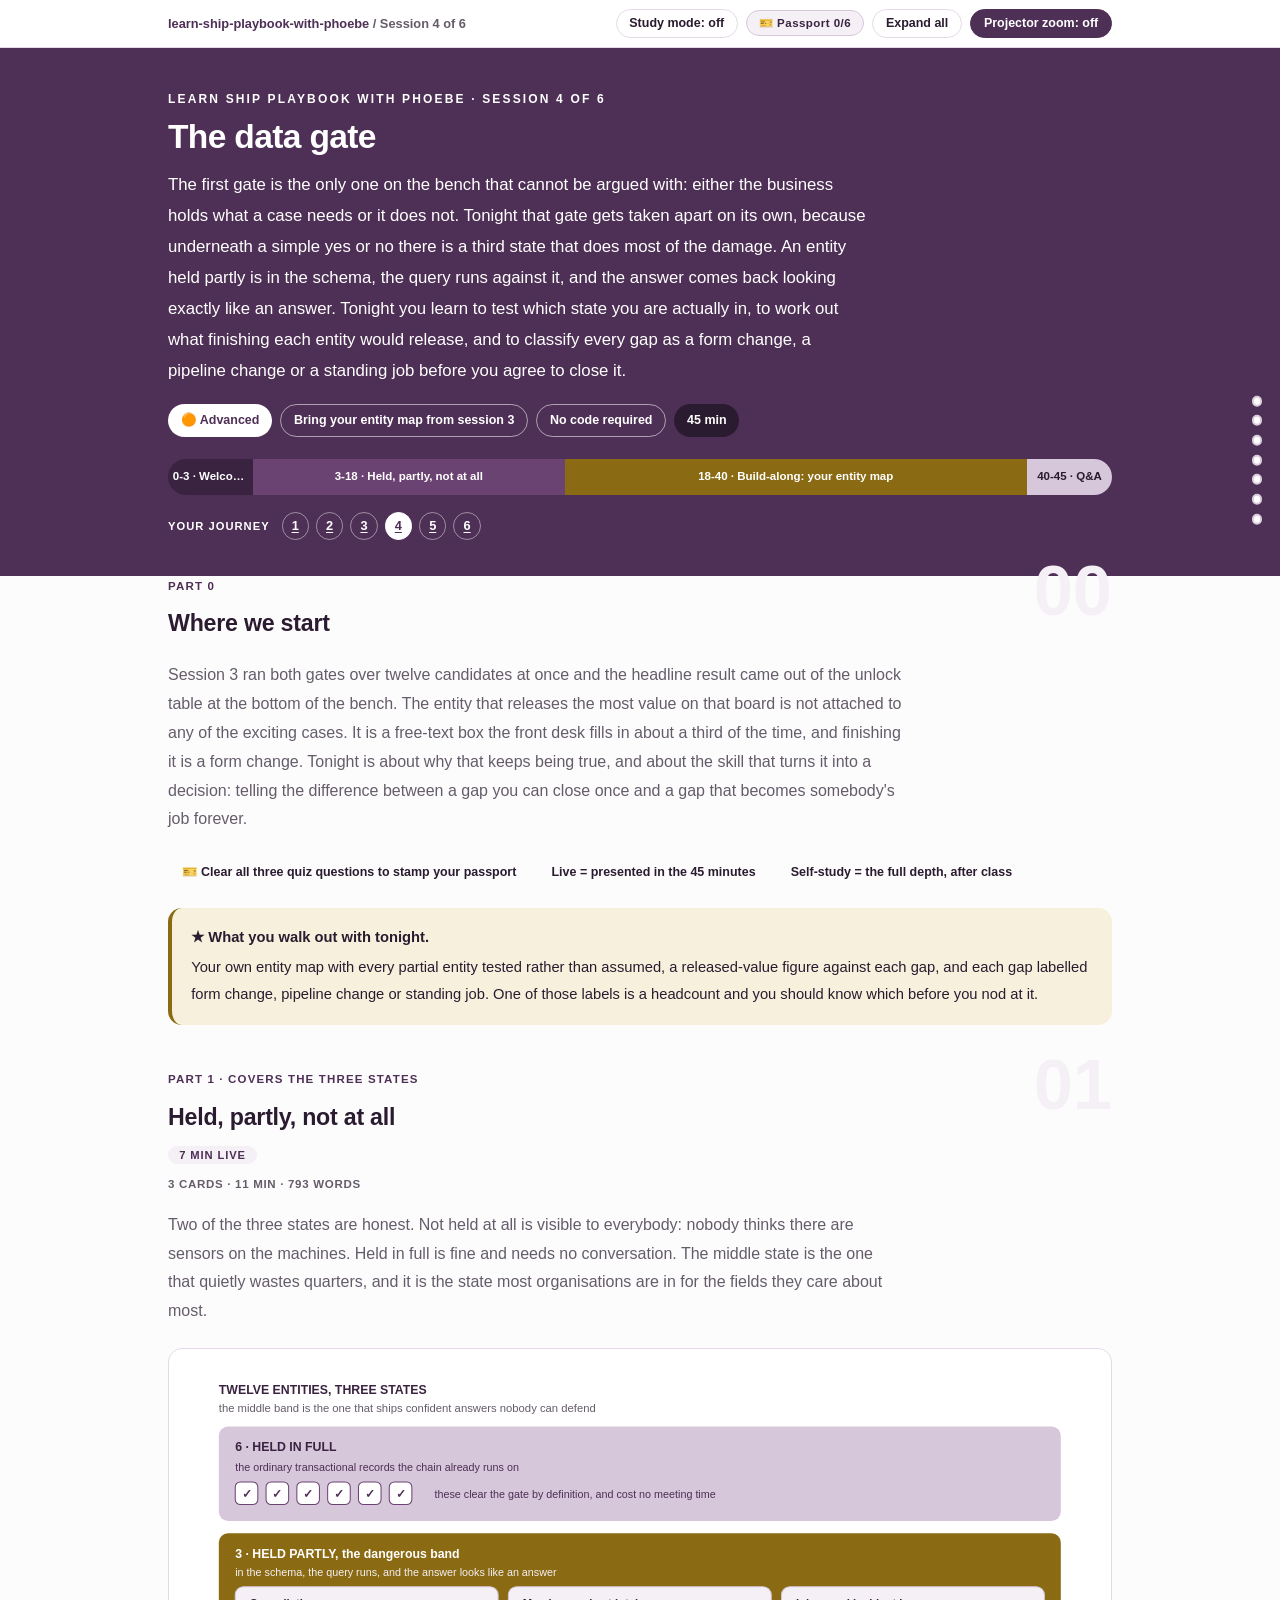
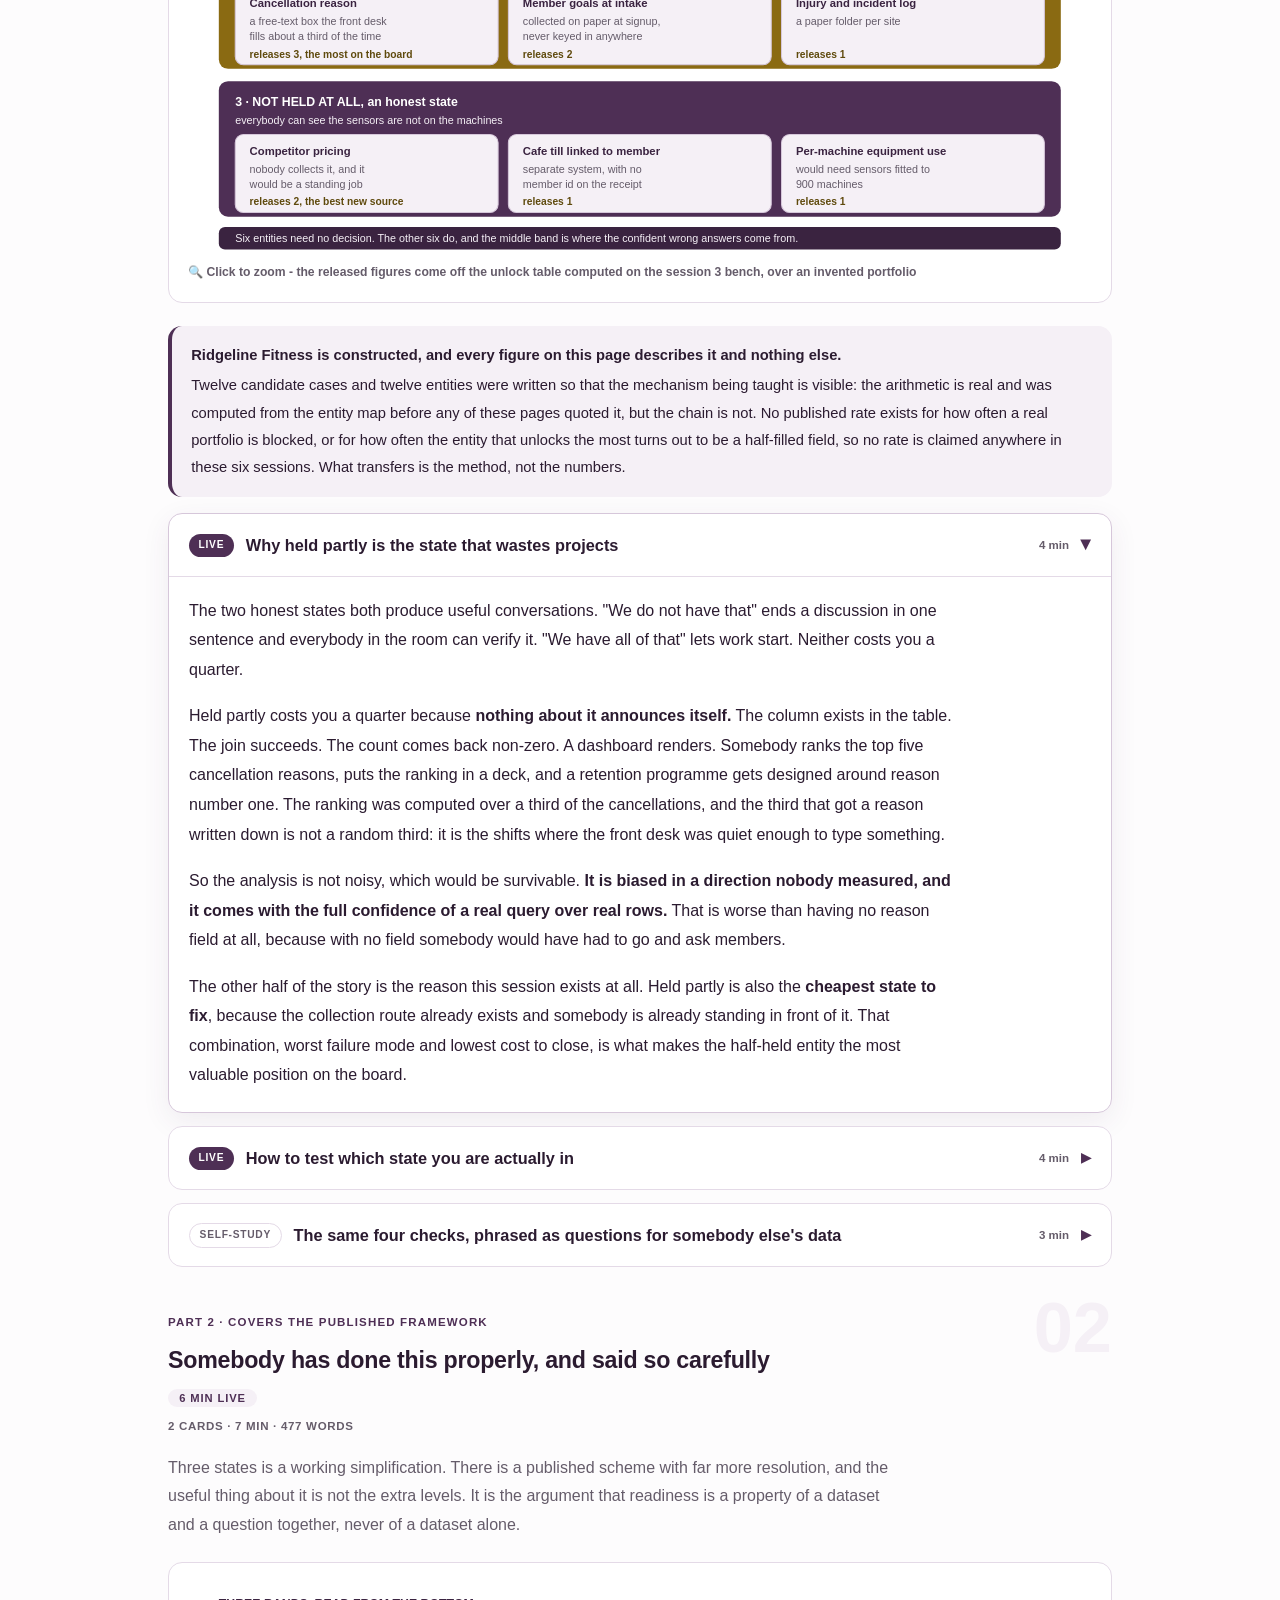
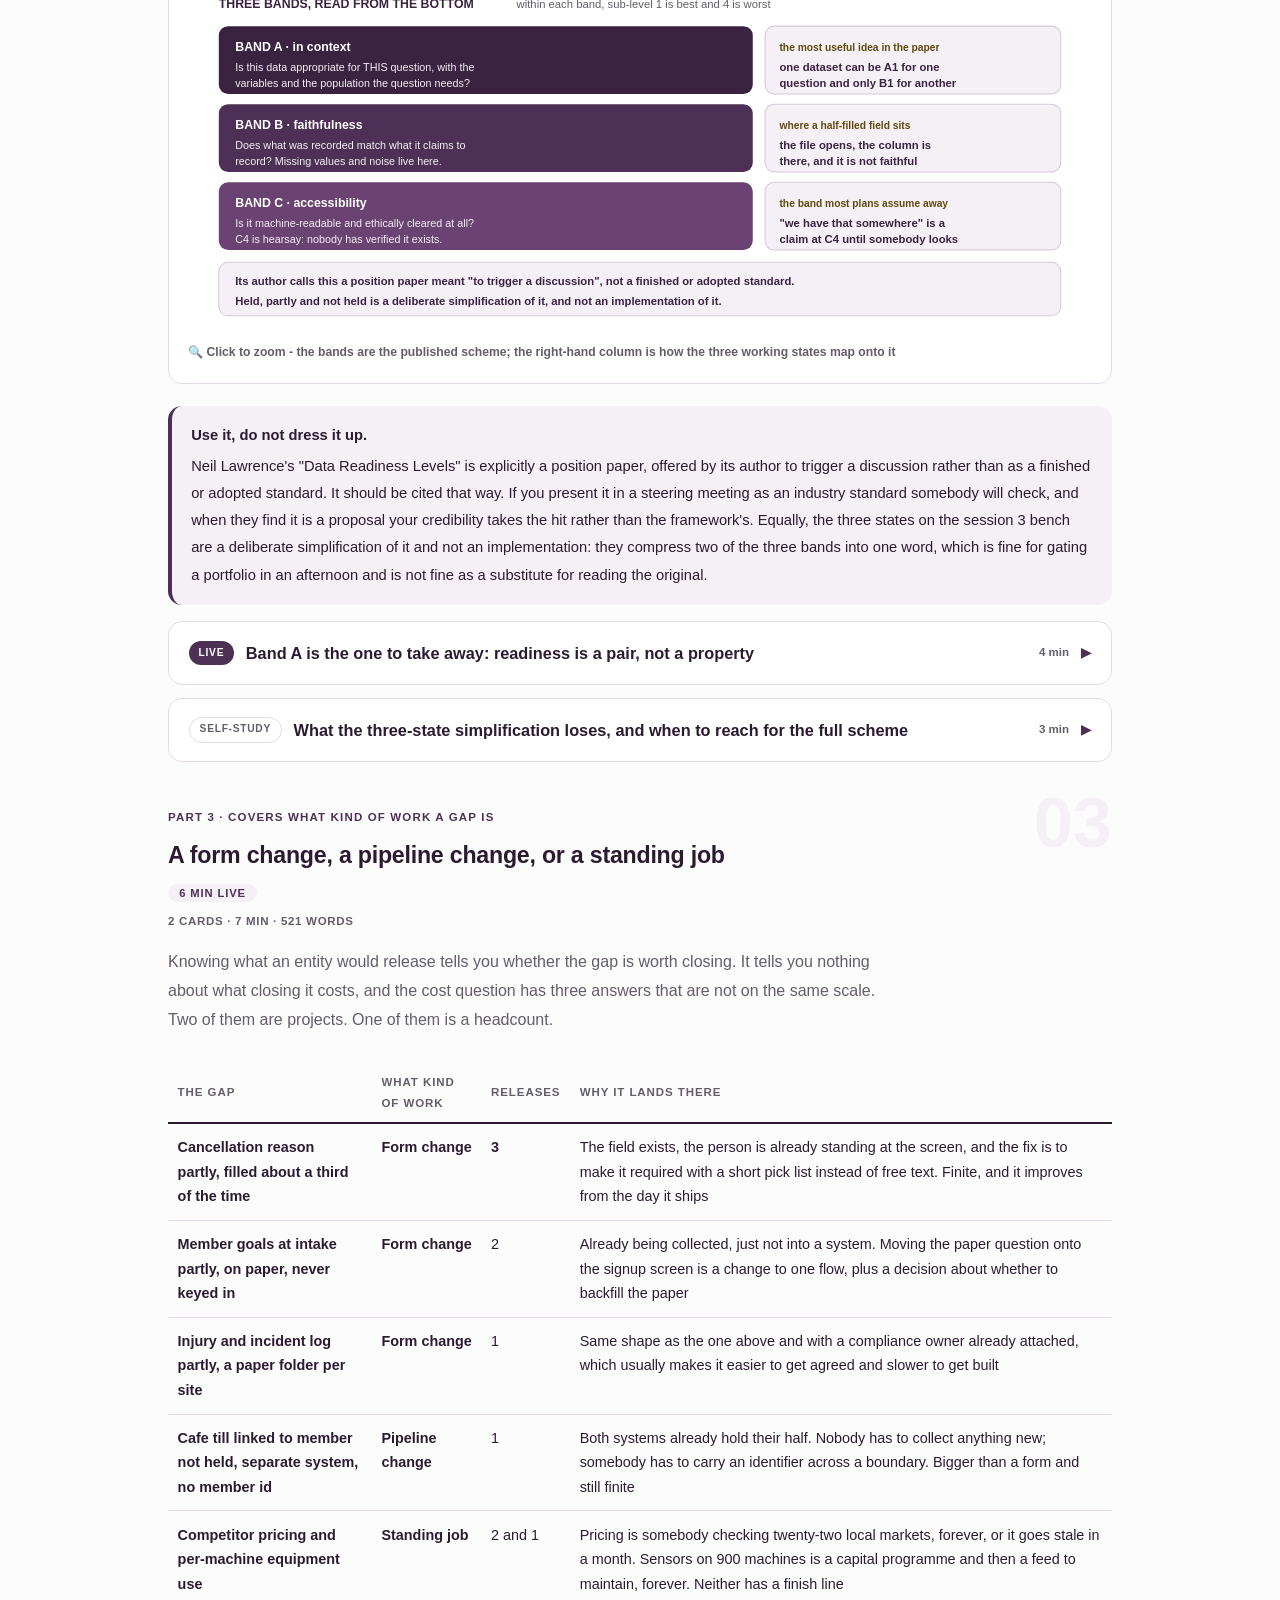
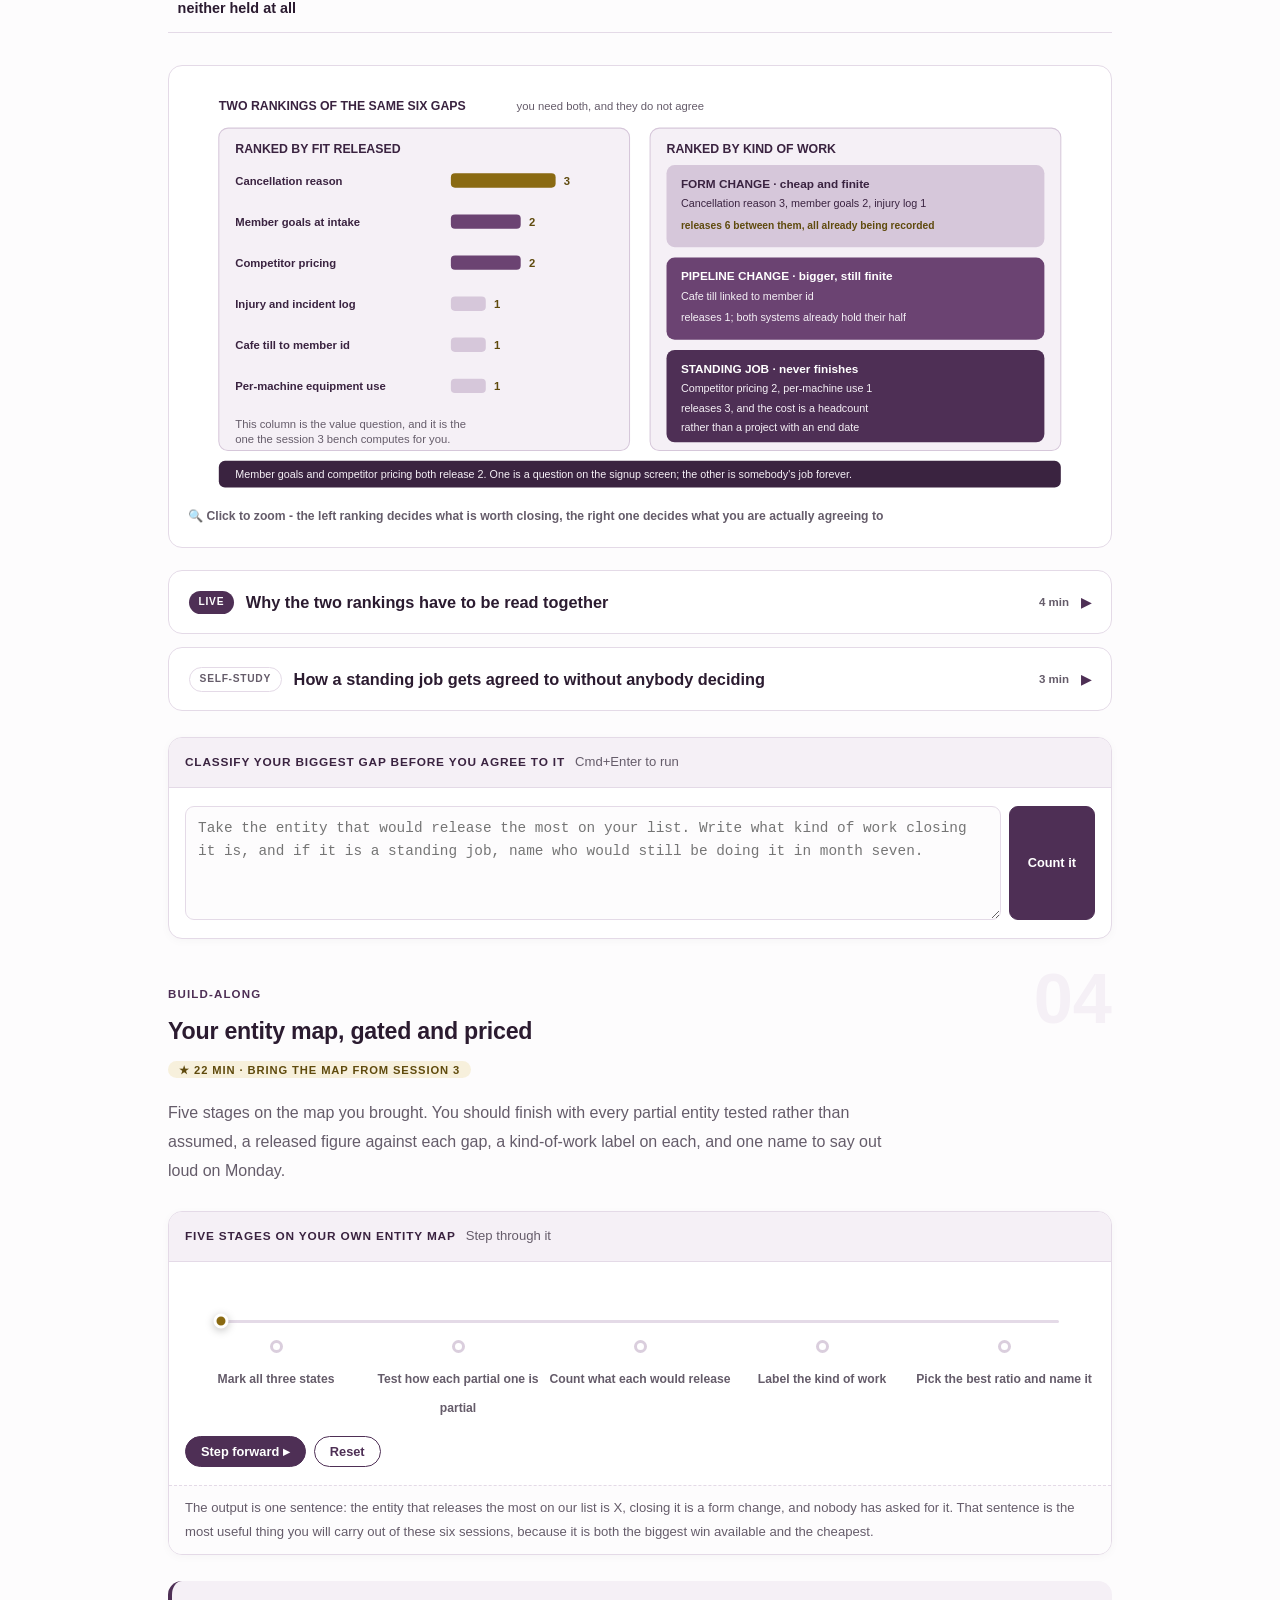
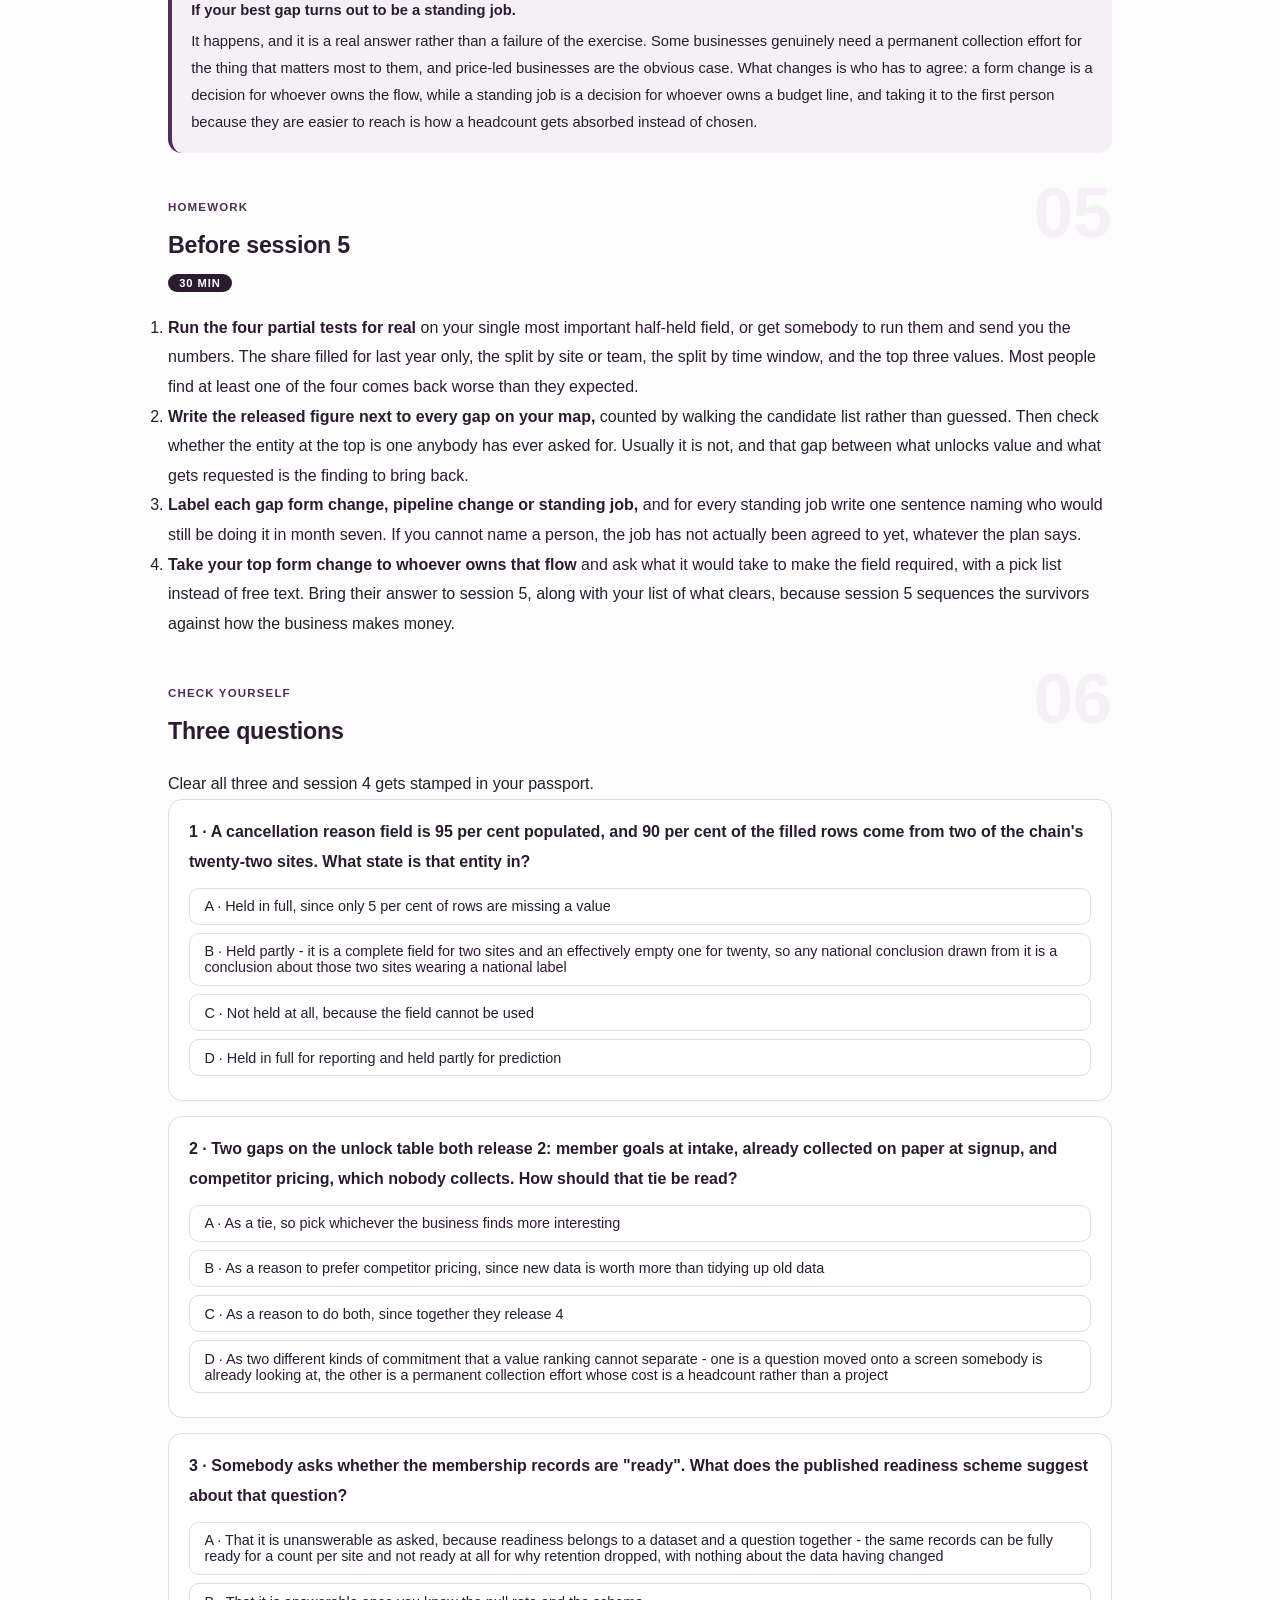
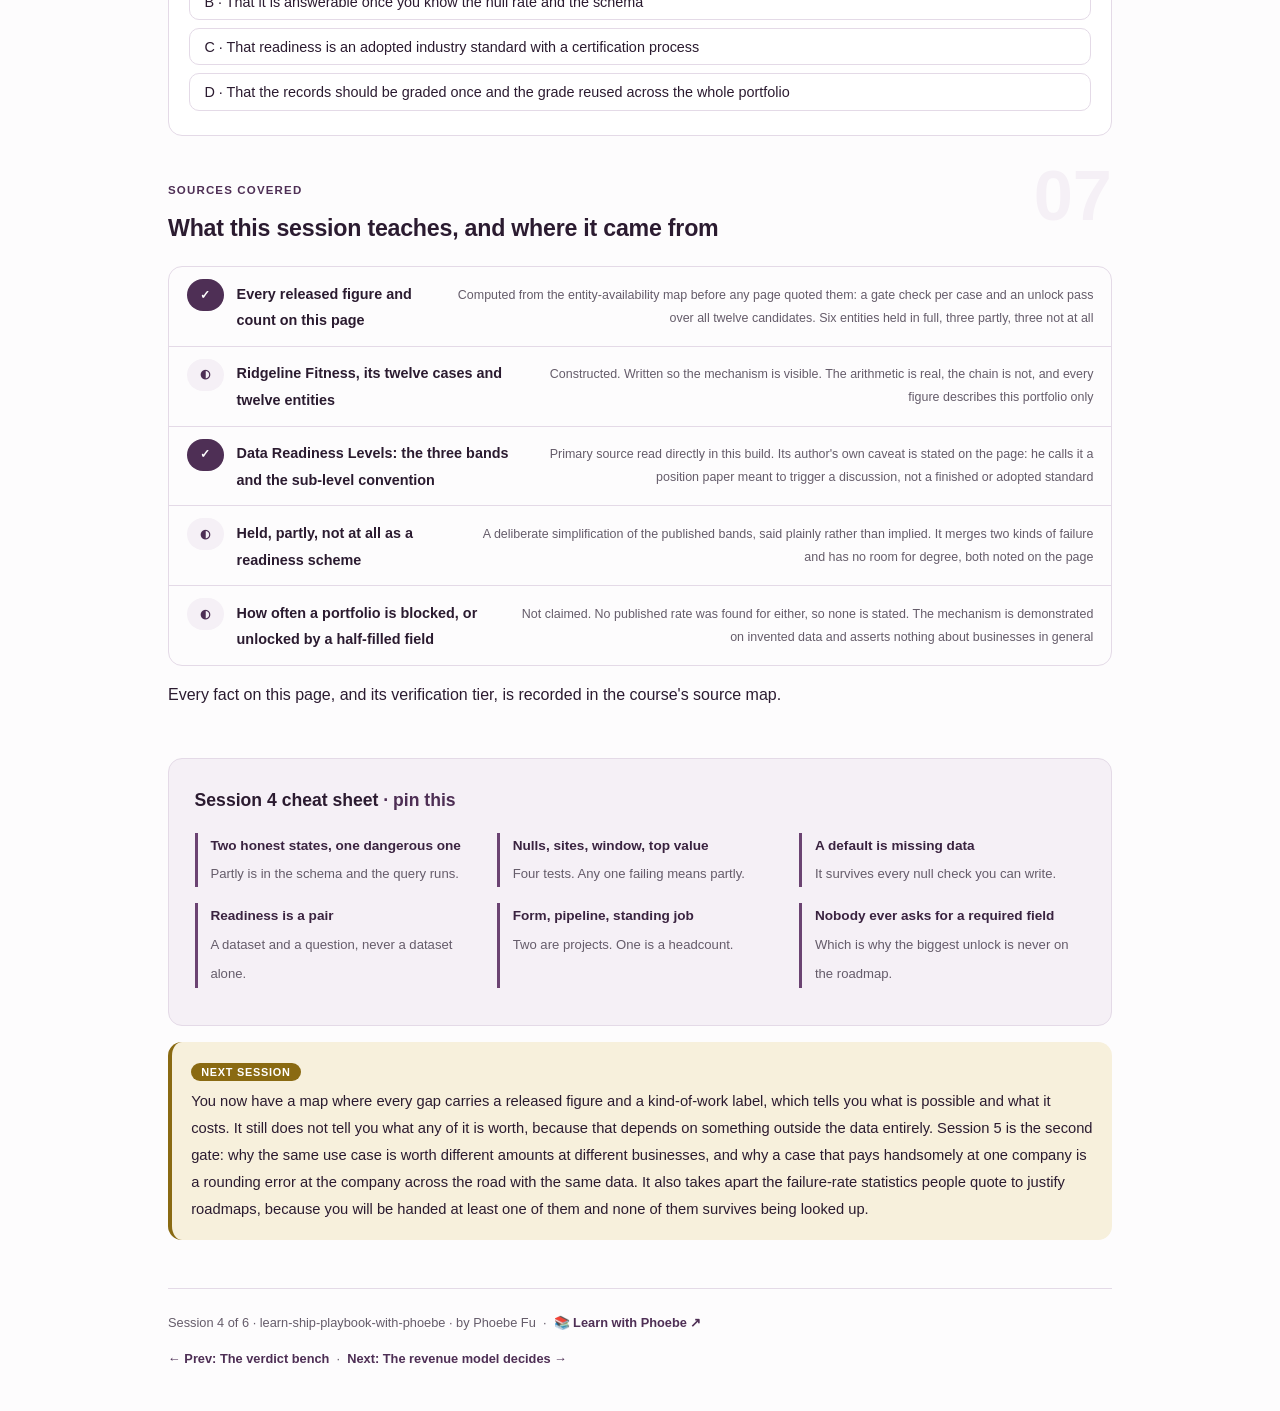
<file: courses/04-the-data-gate.html>
<!DOCTYPE html>
<html lang="en">
<head>
<meta charset="UTF-8">
<meta name="viewport" content="width=device-width, initial-scale=1.0">
<!-- social:start -->
<meta name="description" content="Session 4 of 6. What a business holds decides what it can build. Three states per entity, the unlock table that ranks them, and how to tell a form change from a standing job before agreeing to either.">
<meta property="og:type" content="article">
<meta property="og:site_name" content="Learn with Phoebe">
<meta property="og:title" content="The data gate - learn ship playbook with phoebe">
<meta property="og:description" content="Session 4 of 6. A field the front desk already half-fills releases more than any brand-new data source on the board: 3 against 2, and one is a form change while the other is a job forever.">
<meta property="og:url" content="https://phoebefu6.github.io/learn-ship-playbook-with-phoebe/courses/04-the-data-gate.html">
<meta property="og:image" content="https://phoebefu6.github.io/learn-ship-playbook-with-phoebe/assets/og-cover.png">
<meta property="og:image:width" content="1200">
<meta property="og:image:height" content="630">
<meta name="twitter:card" content="summary_large_image">
<meta name="twitter:title" content="The data gate - learn ship playbook with phoebe">
<meta name="twitter:description" content="Session 4 of 6. Held, partly, not at all - and why the half-held entity is the most valuable position on the board.">
<meta name="twitter:image" content="https://phoebefu6.github.io/learn-ship-playbook-with-phoebe/assets/og-cover.png">
<!-- social:end -->
<title>Session 4 · The data gate - learn ship playbook with phoebe</title>
<link rel="stylesheet" href="../assets/style.css?v=22">
</head>
<body>

<div class="toolbar">
  <div class="wrap">
    <span class="crumb"><a href="../index.html">learn-ship-playbook-with-phoebe</a> / Session 4 of 6</span>
    <button class="btn" id="toggle-all" type="button">Expand all</button>
    <button class="btn primary" id="zoom-toggle" type="button">Projector zoom: off</button>
  </div>
</div>

<header class="masthead">
  <div class="wrap">
    <div class="eyebrow">Learn Ship Playbook with Phoebe · Session 4 of 6</div>
    <h1>The <span class="accent">data gate</span></h1>
    <p class="sub">The first gate is the only one on the bench that cannot be argued with: either the business holds what a case needs or it does not. Tonight that gate gets taken apart on its own, because underneath a simple yes or no there is a third state that does most of the damage. An entity held partly is in the schema, the query runs against it, and the answer comes back looking exactly like an answer. Tonight you learn to test which state you are actually in, to work out what finishing each entity would release, and to classify every gap as a form change, a pipeline change or a standing job before you agree to close it.</p>
    <div class="chip-row">
      <span class="chip level">🟠 Advanced</span>
      <span class="chip audience">Bring your entity map from session 3</span>
      <span class="chip audience">No code required</span>
      <span class="chip time">45 min</span>
    </div>
    <div class="agenda">
      <span class="a1" style="flex:1">0-3 · Welcome</span>
      <span class="a2" style="flex:4">3-18 · Held, partly, not at all</span>
      <span class="a3" style="flex:6">18-40 · Build-along: your entity map</span>
      <span class="a4" style="flex:1">40-45 · Q&amp;A</span>
    </div>
  </div>
</header>

<main class="wrap">

  <section class="section" id="intro">
    <div class="section-kicker">
      <span class="klabel">Part 0</span>
      <h2>Where we start</h2>
    </div>
    <p class="lede">Session 3 ran both gates over twelve candidates at once and the headline result came out of the unlock table at the bottom of the bench. The entity that releases the most value on that board is not attached to any of the exciting cases. It is a free-text box the front desk fills in about a third of the time, and finishing it is a form change. Tonight is about why that keeps being true, and about the skill that turns it into a decision: telling the difference between a gap you can close once and a gap that becomes somebody's job forever.</p>

    <div class="legend">
      <span class="pill">🎫 Clear all three quiz questions to stamp your passport</span>
      <span class="pill">Live = presented in the 45 minutes</span>
      <span class="pill">Self-study = the full depth, after class</span>
    </div>

    <div class="callout win">
      <p><strong>★ What you walk out with tonight.</strong> Your own entity map with every partial entity tested rather than assumed, a released-value figure against each gap, and each gap labelled form change, pipeline change or standing job. One of those labels is a headcount and you should know which before you nod at it.</p>
    </div>
  </section>

  <section class="section" id="part-1">
    <div class="section-kicker">
      <span class="klabel">Part 1 · covers the three states</span>
      <h2>Held, partly, not at all</h2>
      <span class="tag concept">7 min live</span>
    </div>
    <p class="lede">Two of the three states are honest. Not held at all is visible to everybody: nobody thinks there are sensors on the machines. Held in full is fine and needs no conversation. The middle state is the one that quietly wastes quarters, and it is the state most organisations are in for the fields they care about most.</p>

    <figure class="zoomable">
      <svg viewBox="0 0 880 470" xmlns="http://www.w3.org/2000/svg" role="img" aria-label="Twelve data entities at the invented Ridgeline Fitness chain sorted into three bands by state: six held in full, three held partly, three not held at all. Each of the six incomplete entities is labelled with how it is incomplete and how much revenue fit finishing it would release.">
        <style>
          .s4aH { font: 800 12px Inter, sans-serif; fill: #3A2340; }
          .s4aS { font: 400 11px Inter, sans-serif; fill: #655C6A; }
          .s4aT { font: 800 12px Inter, sans-serif; fill: #FFFFFF; }
          .s4aW { font: 400 10.5px Inter, sans-serif; fill: #F5F0F6; }
          .s4aD { font: 800 12px Inter, sans-serif; fill: #3A2340; }
          .s4aP { font: 400 10.5px Inter, sans-serif; fill: #655C6A; }
          .s4aM { font: 400 10.5px Inter, sans-serif; fill: #4E2F55; }
          .s4aN { font: 700 11px Inter, sans-serif; fill: #3A2340; }
          .s4aG { font: 800 10px Inter, sans-serif; fill: #5F4A0D; }
          .s4aC { font: 800 12px Inter, sans-serif; fill: #4E2F55; }
        </style>

        <text class="s4aH" x="30" y="24">TWELVE ENTITIES, THREE STATES</text>
        <text class="s4aS" x="30" y="42">the middle band is the one that ships confident answers nobody can defend</text>

        <rect x="30" y="56" width="820" height="92" rx="9" fill="#D6C7DA"/>
        <text class="s4aD" x="46" y="80">6 · HELD IN FULL</text>
        <text class="s4aM" x="46" y="99">the ordinary transactional records the chain already runs on</text>
        <rect x="46" y="110" width="22" height="22" rx="5" fill="#FFFFFF" stroke="#6B4372"/>
        <text class="s4aC" x="57" y="126" text-anchor="middle">✓</text>
        <rect x="76" y="110" width="22" height="22" rx="5" fill="#FFFFFF" stroke="#6B4372"/>
        <text class="s4aC" x="87" y="126" text-anchor="middle">✓</text>
        <rect x="106" y="110" width="22" height="22" rx="5" fill="#FFFFFF" stroke="#6B4372"/>
        <text class="s4aC" x="117" y="126" text-anchor="middle">✓</text>
        <rect x="136" y="110" width="22" height="22" rx="5" fill="#FFFFFF" stroke="#6B4372"/>
        <text class="s4aC" x="147" y="126" text-anchor="middle">✓</text>
        <rect x="166" y="110" width="22" height="22" rx="5" fill="#FFFFFF" stroke="#6B4372"/>
        <text class="s4aC" x="177" y="126" text-anchor="middle">✓</text>
        <rect x="196" y="110" width="22" height="22" rx="5" fill="#FFFFFF" stroke="#6B4372"/>
        <text class="s4aC" x="207" y="126" text-anchor="middle">✓</text>
        <text class="s4aM" x="240" y="126">these clear the gate by definition, and cost no meeting time</text>

        <rect x="30" y="160" width="820" height="132" rx="9" fill="#8A6A12"/>
        <text class="s4aT" x="46" y="184">3 · HELD PARTLY, the dangerous band</text>
        <text class="s4aW" x="46" y="202">in the schema, the query runs, and the answer looks like an answer</text>
        <rect x="46" y="212" width="256" height="76" rx="8" fill="#F5F0F6" stroke="#D6C7DA"/>
        <text class="s4aN" x="60" y="232">Cancellation reason</text>
        <text class="s4aP" x="60" y="249">a free-text box the front desk</text>
        <text class="s4aP" x="60" y="264">fills about a third of the time</text>
        <text class="s4aG" x="60" y="281">releases 3, the most on the board</text>
        <rect x="312" y="212" width="256" height="76" rx="8" fill="#F5F0F6" stroke="#D6C7DA"/>
        <text class="s4aN" x="326" y="232">Member goals at intake</text>
        <text class="s4aP" x="326" y="249">collected on paper at signup,</text>
        <text class="s4aP" x="326" y="264">never keyed in anywhere</text>
        <text class="s4aG" x="326" y="281">releases 2</text>
        <rect x="578" y="212" width="256" height="76" rx="8" fill="#F5F0F6" stroke="#D6C7DA"/>
        <text class="s4aN" x="592" y="232">Injury and incident log</text>
        <text class="s4aP" x="592" y="249">a paper folder per site</text>
        <text class="s4aG" x="592" y="281">releases 1</text>

        <rect x="30" y="304" width="820" height="132" rx="9" fill="#4E2F55"/>
        <text class="s4aT" x="46" y="328">3 · NOT HELD AT ALL, an honest state</text>
        <text class="s4aW" x="46" y="346">everybody can see the sensors are not on the machines</text>
        <rect x="46" y="356" width="256" height="76" rx="8" fill="#F5F0F6" stroke="#D6C7DA"/>
        <text class="s4aN" x="60" y="376">Competitor pricing</text>
        <text class="s4aP" x="60" y="393">nobody collects it, and it</text>
        <text class="s4aP" x="60" y="408">would be a standing job</text>
        <text class="s4aG" x="60" y="425">releases 2, the best new source</text>
        <rect x="312" y="356" width="256" height="76" rx="8" fill="#F5F0F6" stroke="#D6C7DA"/>
        <text class="s4aN" x="326" y="376">Cafe till linked to member</text>
        <text class="s4aP" x="326" y="393">separate system, with no</text>
        <text class="s4aP" x="326" y="408">member id on the receipt</text>
        <text class="s4aG" x="326" y="425">releases 1</text>
        <rect x="578" y="356" width="256" height="76" rx="8" fill="#F5F0F6" stroke="#D6C7DA"/>
        <text class="s4aN" x="592" y="376">Per-machine equipment use</text>
        <text class="s4aP" x="592" y="393">would need sensors fitted to</text>
        <text class="s4aP" x="592" y="408">900 machines</text>
        <text class="s4aG" x="592" y="425">releases 1</text>

        <rect x="30" y="446" width="820" height="22" rx="6" fill="#3A2340"/>
        <text class="s4aW" x="46" y="461">Six entities need no decision. The other six do, and the middle band is where the confident wrong answers come from.</text>
      </svg>
      <figcaption>🔍 Click to zoom - the released figures come off the unlock table computed on the session 3 bench, over an invented portfolio</figcaption>
    </figure>

    <div class="callout tip">
      <p><strong>Ridgeline Fitness is constructed, and every figure on this page describes it and nothing else.</strong> Twelve candidate cases and twelve entities were written so that the mechanism being taught is visible: the arithmetic is real and was computed from the entity map before any of these pages quoted it, but the chain is not. No published rate exists for how often a real portfolio is blocked, or for how often the entity that unlocks the most turns out to be a half-filled field, so no rate is claimed anywhere in these six sessions. What transfers is the method, not the numbers.</p>
    </div>

    <details class="card" open>
      <summary><span class="mode live">Live</span>Why held partly is the state that wastes projects<span class="mini">4 min</span><span class="caret">▶</span></summary>
      <div class="body">
        <p>The two honest states both produce useful conversations. "We do not have that" ends a discussion in one sentence and everybody in the room can verify it. "We have all of that" lets work start. Neither costs you a quarter.</p>
        <p>Held partly costs you a quarter because <strong>nothing about it announces itself.</strong> The column exists in the table. The join succeeds. The count comes back non-zero. A dashboard renders. Somebody ranks the top five cancellation reasons, puts the ranking in a deck, and a retention programme gets designed around reason number one. The ranking was computed over a third of the cancellations, and the third that got a reason written down is not a random third: it is the shifts where the front desk was quiet enough to type something.</p>
        <p>So the analysis is not noisy, which would be survivable. <strong>It is biased in a direction nobody measured, and it comes with the full confidence of a real query over real rows.</strong> That is worse than having no reason field at all, because with no field somebody would have had to go and ask members.</p>
        <p>The other half of the story is the reason this session exists at all. Held partly is also the <strong>cheapest state to fix</strong>, because the collection route already exists and somebody is already standing in front of it. That combination, worst failure mode and lowest cost to close, is what makes the half-held entity the most valuable position on the board.</p>
      </div>
    </details>

    <details class="card">
      <summary><span class="mode live">Live</span>How to test which state you are actually in<span class="mini">4 min</span><span class="caret">▶</span></summary>
      <div class="body">
        <p>Counting nulls is the first move and it is not sufficient. A field can be 95 per cent populated and still be unusable for the question you are asking. Run all four checks before you write "held in full" next to anything.</p>
        <p><strong>1 · Count the nulls, as a share, per year.</strong> Not overall. A field that is 80 per cent filled across five years and 20 per cent filled last year is a field somebody stopped using, and last year is the year you are about to analyse.</p>
        <p><strong>2 · Group the non-nulls by site, team or branch.</strong> This is the check people skip and it is the one that finds the worst problems. If 90 per cent of the filled-in rows come from two of twenty-two sites, you do not have a partially filled national field. You have a complete field for two sites and an empty one for twenty, and any conclusion you draw is a conclusion about those two sites wearing a national label.</p>
        <p><strong>3 · Group the non-nulls by time window.</strong> Same test on the other axis. Filled rows clustered into one six-month stretch usually means a manager ran a push, or an audit happened, or a system changed. Whatever the cause, the population you can analyse is that window and not your business.</p>
        <p><strong>4 · Count the distinct values, and look at the top one.</strong> If the most common value accounts for most of the rows and it happens to be the first item in the drop-down, or "Other", or an empty string that is not technically null, then the field is not being filled in. It is being dismissed. Default values are the most convincing kind of missing data because they survive every null check you can write.</p>
        <p>Any one of the four coming back badly means the entity is held partly, whatever the schema says. If you are unsure after running them, it is partly.</p>
      </div>
    </details>

    <details class="card">
      <summary><span class="mode self">Self-study</span>The same four checks, phrased as questions for somebody else's data<span class="mini">3 min</span><span class="caret">▶</span></summary>
      <div class="body">
        <p>You will often be gating a case against data you cannot query yourself, on a call with the team that owns it. The four checks convert into four questions that are hard to answer vaguely.</p>
        <p><strong>"What share of rows have a value in that field, for last year only?"</strong> A confident round number here is usually an estimate. Ask for it in writing after the call.</p>
        <p><strong>"If we split the filled rows by site, are they even?"</strong> The tell of a problem is hesitation followed by "well, the newer sites are better at it". That is the answer. Write it down.</p>
        <p><strong>"Did anything change in how that field gets captured in the last two years?"</strong> A system migration, a new front-desk process or a compliance push all produce a time-clustered field, and the owner always remembers the event even when they have never looked at the distribution.</p>
        <p><strong>"What are the three commonest values?"</strong> If the answer is a default, an "Other" and a blank, you have found a form problem rather than a data problem, and the fix is upstream of anything analytical.</p>
        <p>One more, worth asking about every entity regardless of state: <strong>"who would notice if this stopped being collected tomorrow?"</strong> If the honest answer is nobody, then the field is already decaying and any plan built on it has a clock running.</p>
      </div>
    </details>
  </section>

  <section class="section" id="part-2">
    <div class="section-kicker">
      <span class="klabel">Part 2 · covers the published framework</span>
      <h2>Somebody has done this properly, and said so carefully</h2>
      <span class="tag concept">6 min live</span>
    </div>
    <p class="lede">Three states is a working simplification. There is a published scheme with far more resolution, and the useful thing about it is not the extra levels. It is the argument that readiness is a property of a dataset and a question together, never of a dataset alone.</p>

    <figure class="zoomable">
      <svg viewBox="0 0 880 340" xmlns="http://www.w3.org/2000/svg" role="img" aria-label="Neil Lawrence's three data readiness bands stacked from band C accessibility at the bottom through band B faithfulness to band A in context at the top, with the sub-level convention that 1 is best and 4 is worst within each band, and a footer noting that the author calls it a position paper rather than a standard.">
        <style>
          .s4bH { font: 800 12px Inter, sans-serif; fill: #3A2340; }
          .s4bS { font: 400 11px Inter, sans-serif; fill: #655C6A; }
          .s4bT { font: 800 12px Inter, sans-serif; fill: #FFFFFF; }
          .s4bW { font: 400 10.5px Inter, sans-serif; fill: #F5F0F6; }
          .s4bD { font: 700 11px Inter, sans-serif; fill: #3A2340; }
          .s4bG { font: 800 10px Inter, sans-serif; fill: #5F4A0D; }
        </style>

        <text class="s4bH" x="30" y="24">THREE BANDS, READ FROM THE BOTTOM</text>
        <text class="s4bS" x="320" y="24">within each band, sub-level 1 is best and 4 is worst</text>

        <rect x="30" y="42" width="520" height="66" rx="9" fill="#3A2340"/>
        <text class="s4bT" x="46" y="66">BAND A · in context</text>
        <text class="s4bW" x="46" y="86">Is this data appropriate for THIS question, with the</text>
        <text class="s4bW" x="46" y="101">variables and the population the question needs?</text>
        <rect x="562" y="42" width="288" height="66" rx="9" fill="#F5F0F6" stroke="#D6C7DA"/>
        <text class="s4bG" x="576" y="66">the most useful idea in the paper</text>
        <text class="s4bD" x="576" y="86">one dataset can be A1 for one</text>
        <text class="s4bD" x="576" y="101">question and only B1 for another</text>

        <rect x="30" y="118" width="520" height="66" rx="9" fill="#4E2F55"/>
        <text class="s4bT" x="46" y="142">BAND B · faithfulness</text>
        <text class="s4bW" x="46" y="162">Does what was recorded match what it claims to</text>
        <text class="s4bW" x="46" y="177">record? Missing values and noise live here.</text>
        <rect x="562" y="118" width="288" height="66" rx="9" fill="#F5F0F6" stroke="#D6C7DA"/>
        <text class="s4bG" x="576" y="142">where a half-filled field sits</text>
        <text class="s4bD" x="576" y="162">the file opens, the column is</text>
        <text class="s4bD" x="576" y="177">there, and it is not faithful</text>

        <rect x="30" y="194" width="520" height="66" rx="9" fill="#6B4372"/>
        <text class="s4bT" x="46" y="218">BAND C · accessibility</text>
        <text class="s4bW" x="46" y="238">Is it machine-readable and ethically cleared at all?</text>
        <text class="s4bW" x="46" y="253">C4 is hearsay: nobody has verified it exists.</text>
        <rect x="562" y="194" width="288" height="66" rx="9" fill="#F5F0F6" stroke="#D6C7DA"/>
        <text class="s4bG" x="576" y="218">the band most plans assume away</text>
        <text class="s4bD" x="576" y="238">"we have that somewhere" is a</text>
        <text class="s4bD" x="576" y="253">claim at C4 until somebody looks</text>

        <rect x="30" y="272" width="820" height="52" rx="9" fill="#F5F0F6" stroke="#D6C7DA"/>
        <text class="s4bD" x="46" y="294">Its author calls this a position paper meant "to trigger a discussion", not a finished or adopted standard.</text>
        <text class="s4bD" x="46" y="314">Held, partly and not held is a deliberate simplification of it, and not an implementation of it.</text>
      </svg>
      <figcaption>🔍 Click to zoom - the bands are the published scheme; the right-hand column is how the three working states map onto it</figcaption>
    </figure>

    <div class="callout tip">
      <p><strong>Use it, do not dress it up.</strong> Neil Lawrence's "Data Readiness Levels" is explicitly a position paper, offered by its author to trigger a discussion rather than as a finished or adopted standard. It should be cited that way. If you present it in a steering meeting as an industry standard somebody will check, and when they find it is a proposal your credibility takes the hit rather than the framework's. Equally, the three states on the session 3 bench are a deliberate simplification of it and not an implementation: they compress two of the three bands into one word, which is fine for gating a portfolio in an afternoon and is not fine as a substitute for reading the original.</p>
    </div>

    <details class="card">
      <summary><span class="mode live">Live</span>Band A is the one to take away: readiness is a pair, not a property<span class="mini">4 min</span><span class="caret">▶</span></summary>
      <div class="body">
        <p>The single most useful claim in the paper is that a dataset does not have a readiness level. A dataset and a question have a readiness level, together. The same rows can be fully ready for one question and only halfway ready for the next one, with nothing about the data having changed.</p>
        <p>Ridgeline's membership records make the point. For "how many members do we have per site, month by month", those records are as ready as data gets: complete, agreed, machine-readable, and containing exactly the variables the question needs. For "why did this site's retention drop", the very same records are not ready at all, because the question needs a reason and the reason lives in a different field that is a third full. Nobody moved the data. The question moved.</p>
        <p>This is why "is our data ready" is an unanswerable question and a slightly dangerous one, since it invites a yes. <strong>The answerable version always names a question: is this data ready for that.</strong> It is also why a data-quality programme with no use case attached tends to spend money improving band B on entities nobody was going to ask anything about.</p>
        <p>The practical form of this for the rest of tonight: when you mark an entity on your map, mark it against the case that needs it. The same entity can legitimately be held in full for one case on your list and held partly for another, and a map that cannot express that is hiding the finding.</p>
      </div>
    </details>

    <details class="card">
      <summary><span class="mode self">Self-study</span>What the three-state simplification loses, and when to reach for the full scheme<span class="mini">3 min</span><span class="caret">▶</span></summary>
      <div class="body">
        <p>Three states buys speed. You can gate a twelve-case portfolio in an afternoon with a whiteboard, and the gate output is unarguable enough to survive a planning meeting. What it loses is worth naming, so you know when to stop using it.</p>
        <p><strong>It merges two very different kinds of failure.</strong> "We cannot legally use this" and "this field is a third full" both collapse into held partly, and they are not the same problem: one is a permission question with a legal owner, the other is a form. The full scheme separates them by band, which is exactly the resolution you want once you are actually planning the fix rather than gating the case.</p>
        <p><strong>It has no room for degree.</strong> A field 90 per cent full and a field 5 per cent full are both partly, which is the right call for a gate and the wrong call for an estimate.</p>
        <p><strong>It is silent about the question,</strong> which is the band A insight above. Three states invites you to write one label per entity for the whole portfolio, and that label will be wrong for some case on the list.</p>
        <p>The honest division of labour: use three states to gate the portfolio, then use the bands to describe the specific gap you have decided to close, and read the original paper before quoting it at anybody.</p>
      </div>
    </details>
  </section>

  <section class="section" id="part-3">
    <div class="section-kicker">
      <span class="klabel">Part 3 · covers what kind of work a gap is</span>
      <h2>A form change, a pipeline change, or a standing job</h2>
      <span class="tag concept">6 min live</span>
    </div>
    <p class="lede">Knowing what an entity would release tells you whether the gap is worth closing. It tells you nothing about what closing it costs, and the cost question has three answers that are not on the same scale. Two of them are projects. One of them is a headcount.</p>

    <table class="clean">
      <tr><th>The gap</th><th>What kind of work</th><th>Releases</th><th>Why it lands there</th></tr>
      <tr><td><strong>Cancellation reason</strong><br>partly, filled about a third of the time</td><td><strong>Form change</strong></td><td><strong>3</strong></td><td>The field exists, the person is already standing at the screen, and the fix is to make it required with a short pick list instead of free text. Finite, and it improves from the day it ships</td></tr>
      <tr><td><strong>Member goals at intake</strong><br>partly, on paper, never keyed in</td><td><strong>Form change</strong></td><td>2</td><td>Already being collected, just not into a system. Moving the paper question onto the signup screen is a change to one flow, plus a decision about whether to backfill the paper</td></tr>
      <tr><td><strong>Injury and incident log</strong><br>partly, a paper folder per site</td><td><strong>Form change</strong></td><td>1</td><td>Same shape as the one above and with a compliance owner already attached, which usually makes it easier to get agreed and slower to get built</td></tr>
      <tr><td><strong>Cafe till linked to member</strong><br>not held, separate system, no member id</td><td><strong>Pipeline change</strong></td><td>1</td><td>Both systems already hold their half. Nobody has to collect anything new; somebody has to carry an identifier across a boundary. Bigger than a form and still finite</td></tr>
      <tr><td><strong>Competitor pricing</strong> and <strong>per-machine equipment use</strong><br>neither held at all</td><td><strong>Standing job</strong></td><td>2 and 1</td><td>Pricing is somebody checking twenty-two local markets, forever, or it goes stale in a month. Sensors on 900 machines is a capital programme and then a feed to maintain, forever. Neither has a finish line</td></tr>
    </table>

    <figure class="zoomable">
      <svg viewBox="0 0 880 400" xmlns="http://www.w3.org/2000/svg" role="img" aria-label="Two different rankings of the same six data gaps. On the left they are ordered by how much revenue fit finishing them would release, with the cancellation reason highest at 3. On the right they are grouped by what kind of work closing them is: form change, pipeline change, or standing job. The orders do not match.">
        <style>
          .s4cH { font: 800 12px Inter, sans-serif; fill: #3A2340; }
          .s4cS { font: 400 11px Inter, sans-serif; fill: #655C6A; }
          .s4cL { font: 700 11px Inter, sans-serif; fill: #3A2340; }
          .s4cV { font: 800 11px Inter, sans-serif; fill: #5F4A0D; }
          .s4cT { font: 800 11.5px Inter, sans-serif; fill: #FFFFFF; }
          .s4cW { font: 400 10.5px Inter, sans-serif; fill: #F5F0F6; }
          .s4cD { font: 800 11.5px Inter, sans-serif; fill: #3A2340; }
          .s4cP { font: 400 10.5px Inter, sans-serif; fill: #3A2340; }
          .s4cG { font: 800 10px Inter, sans-serif; fill: #5F4A0D; }
        </style>

        <text class="s4cH" x="30" y="24">TWO RANKINGS OF THE SAME SIX GAPS</text>
        <text class="s4cS" x="320" y="24">you need both, and they do not agree</text>

        <rect x="30" y="42" width="400" height="314" rx="9" fill="#F5F0F6" stroke="#D6C7DA"/>
        <text class="s4cH" x="46" y="66">RANKED BY FIT RELEASED</text>

        <text class="s4cL" x="46" y="97">Cancellation reason</text>
        <rect x="256" y="86" width="102" height="14" rx="4" fill="#8A6A12"/>
        <text class="s4cV" x="366" y="97">3</text>

        <text class="s4cL" x="46" y="137">Member goals at intake</text>
        <rect x="256" y="126" width="68" height="14" rx="4" fill="#6B4372"/>
        <text class="s4cV" x="332" y="137">2</text>

        <text class="s4cL" x="46" y="177">Competitor pricing</text>
        <rect x="256" y="166" width="68" height="14" rx="4" fill="#6B4372"/>
        <text class="s4cV" x="332" y="177">2</text>

        <text class="s4cL" x="46" y="217">Injury and incident log</text>
        <rect x="256" y="206" width="34" height="14" rx="4" fill="#D6C7DA"/>
        <text class="s4cV" x="298" y="217">1</text>

        <text class="s4cL" x="46" y="257">Cafe till to member id</text>
        <rect x="256" y="246" width="34" height="14" rx="4" fill="#D6C7DA"/>
        <text class="s4cV" x="298" y="257">1</text>

        <text class="s4cL" x="46" y="297">Per-machine equipment use</text>
        <rect x="256" y="286" width="34" height="14" rx="4" fill="#D6C7DA"/>
        <text class="s4cV" x="298" y="297">1</text>

        <text class="s4cS" x="46" y="334">This column is the value question, and it is the</text>
        <text class="s4cS" x="46" y="349">one the session 3 bench computes for you.</text>

        <rect x="450" y="42" width="400" height="314" rx="9" fill="#F5F0F6" stroke="#D6C7DA"/>
        <text class="s4cH" x="466" y="66">RANKED BY KIND OF WORK</text>

        <rect x="466" y="78" width="368" height="80" rx="8" fill="#D6C7DA"/>
        <text class="s4cD" x="480" y="100">FORM CHANGE · cheap and finite</text>
        <text class="s4cP" x="480" y="119">Cancellation reason 3, member goals 2, injury log 1</text>
        <text class="s4cG" x="480" y="140">releases 6 between them, all already being recorded</text>

        <rect x="466" y="168" width="368" height="80" rx="8" fill="#6B4372"/>
        <text class="s4cT" x="480" y="190">PIPELINE CHANGE · bigger, still finite</text>
        <text class="s4cW" x="480" y="209">Cafe till linked to member id</text>
        <text class="s4cW" x="480" y="230">releases 1; both systems already hold their half</text>

        <rect x="466" y="258" width="368" height="90" rx="8" fill="#4E2F55"/>
        <text class="s4cT" x="480" y="280">STANDING JOB · never finishes</text>
        <text class="s4cW" x="480" y="299">Competitor pricing 2, per-machine use 1</text>
        <text class="s4cW" x="480" y="318">releases 3, and the cost is a headcount</text>
        <text class="s4cW" x="480" y="337">rather than a project with an end date</text>

        <rect x="30" y="366" width="820" height="26" rx="6" fill="#3A2340"/>
        <text class="s4cW" x="46" y="383">Member goals and competitor pricing both release 2. One is a question on the signup screen; the other is somebody's job forever.</text>
      </svg>
      <figcaption>🔍 Click to zoom - the left ranking decides what is worth closing, the right one decides what you are actually agreeing to</figcaption>
    </figure>

    <details class="card">
      <summary><span class="mode live">Live</span>Why the two rankings have to be read together<span class="mini">4 min</span><span class="caret">▶</span></summary>
      <div class="body">
        <p>Read the value ranking alone and you get a sensible-looking order: finish the cancellation reason, then member goals or competitor pricing, then the three ones. Two of those four top entries are not the same kind of commitment at all.</p>
        <p><strong>Member goals and competitor pricing both release 2.</strong> On a value ranking they tie. Member goals is a question that already gets asked on paper at signup, moved onto the screen the person is already looking at: one flow changed, one decision about backfill, done. Competitor pricing is somebody visiting twenty-two local markets and writing down what the gyms across the road charge, and then doing it again next month because a pricing table that is six months old is worse than no pricing table, since it will be used with confidence.</p>
        <p>Read the kind-of-work ranking alone and you get the opposite error: you do all the cheap things first regardless of whether they release anything, and a quarter later the board asks what changed and the answer is that three forms are tidier.</p>
        <p>The combination is what produces a decision, and on this board it produces a clear one. <strong>Everything in the form-change group releases 6 between them and every one of those three entities is already being collected.</strong> Nothing in the standing-job group can be started without somebody agreeing to a permanent cost, and the best of them releases less than the single best form change. That is the shape to look for on your own map, and it is common enough to be worth checking for first.</p>
      </div>
    </details>

    <details class="card">
      <summary><span class="mode self">Self-study</span>How a standing job gets agreed to without anybody deciding<span class="mini">3 min</span><span class="caret">▶</span></summary>
      <div class="body">
        <p>Nobody signs off a permanent headcount for a data field. It arrives sideways, and there are three reliable routes.</p>
        <p><strong>It enters as a project line.</strong> "Competitor price benchmarking" appears in a plan with an effort estimate of four weeks. That estimate is honest about the build and silent about the refresh, because the refresh is not a build. Four weeks buys you one snapshot and a decaying asset. The question that catches it is not "how long will this take" but <strong>"what happens to this in month seven"</strong>.</p>
        <p><strong>It enters as somebody's goodwill.</strong> An analyst starts maintaining the spreadsheet because they need it for their own work. It becomes load-bearing, and then they leave. This is the commonest version and the hardest to see, because while it is working it looks free.</p>
        <p><strong>It enters attached to a piece of capital.</strong> Sensors on 900 machines is a purchase, which means it gets scrutinised as capital and approved or not. What rarely gets costed in the same paper is the feed: calibration, failures, the site where they get unplugged, and the person who notices when the data stops arriving. Hardware makes the standing job invisible by giving everybody a big number to argue about instead.</p>
        <p>None of this makes standing jobs wrong. Some are obviously worth it, and a business whose whole strategy is price position should absolutely have somebody watching competitor prices. The rule is only that it should be <strong>chosen as an ongoing commitment, by somebody who can commit to it,</strong> rather than absorbed as a line item on a roadmap.</p>
      </div>
    </details>

    <div class="tryrow" data-fn="wordcount" data-multiline="1" data-title="Classify your biggest gap before you agree to it" data-hint="Take the entity that would release the most on your list. Write what kind of work closing it is, and if it is a standing job, name who would still be doing it in month seven." data-seed="" data-cta="Count it"></div>
  </section>

  <section class="section" id="demo-1">
    <div class="section-kicker">
      <span class="klabel">Build-along</span>
      <h2>Your entity map, gated and priced</h2>
      <span class="tag demo">★ 22 min · bring the map from session 3</span>
    </div>
    <p class="lede">Five stages on the map you brought. You should finish with every partial entity tested rather than assumed, a released figure against each gap, a kind-of-work label on each, and one name to say out loud on Monday.</p>

    <div class="tick" data-stages="Mark all three states|Test how each partial one is partial|Count what each would release|Label the kind of work|Pick the best ratio and name it" data-title="Five stages on your own entity map" data-foot="The output is one sentence: the entity that releases the most on our list is X, closing it is a form change, and nobody has asked for it. That sentence is the most useful thing you will carry out of these six sessions, because it is both the biggest win available and the cheapest.">
      <p class="tick-note" data-stage="0"><b>Mark each entity held in full, held partly, or not held at all,</b> and do it against a named case rather than in general. The same entity can be held in full for one case on your list and held partly for another, and if your map cannot express that, widen the map rather than picking one label. Be harsh about the middle state: "we have that field" is not "that field is filled in".</p>
      <p class="tick-note" data-stage="1"><b>For each partial entity, test how it is partial,</b> because the four ways fail differently. Count the nulls as a share and per year. Group the non-nulls by site or team, which is the check that finds the worst surprises. Group them by time window. Then look at the commonest value and ask whether it is a default, an "Other" or a blank string. Write down which of the four it failed, in a few words, next to the entity.</p>
      <p class="tick-note" data-stage="2"><b>Compute what each gap would release, by counting the blocked cases behind it.</b> Walk your candidate list and, for each entity, tally the cases that would clear the gate if that one entity were held in full, along with whatever value score you use. This is a pass over the whole list per entity, it takes about ten minutes for a dozen cases, and it is the only way the released figure means anything. Do not estimate it from memory: the entity you expect to win frequently does not.</p>
      <p class="tick-note" data-stage="3"><b>Label each gap form change, pipeline change or standing job,</b> using the test rather than the feeling. Is the data already being recorded somewhere, including on paper? Form change. Do two systems each already hold their half? Pipeline change. Would somebody have to start collecting something new and keep collecting it? Standing job, and write the name of the person or team who would still be doing it in month seven.</p>
      <p class="tick-note" data-stage="4"><b>Pick the best released-value-to-kind-of-work ratio and name it out loud.</b> Rank by released value, then cross out everything labelled standing job that releases less than your best form change. What is left at the top is usually a field somebody is already half-filling. Say its name in the next planning meeting, along with what it would unblock, because it will not appear on any roadmap by itself: nobody ever asks for a required field.</p>
    </div>

    <div class="callout tip">
      <p><strong>If your best gap turns out to be a standing job.</strong> It happens, and it is a real answer rather than a failure of the exercise. Some businesses genuinely need a permanent collection effort for the thing that matters most to them, and price-led businesses are the obvious case. What changes is who has to agree: a form change is a decision for whoever owns the flow, while a standing job is a decision for whoever owns a budget line, and taking it to the first person because they are easier to reach is how a headcount gets absorbed instead of chosen.</p>
    </div>
  </section>

  <section class="section" id="exercise">
    <div class="section-kicker">
      <span class="klabel">Homework</span>
      <h2>Before session 5</h2>
      <span class="tag exercise">30 min</span>
    </div>
    <ol>
      <li><strong>Run the four partial tests for real</strong> on your single most important half-held field, or get somebody to run them and send you the numbers. The share filled for last year only, the split by site or team, the split by time window, and the top three values. Most people find at least one of the four comes back worse than they expected.</li>
      <li><strong>Write the released figure next to every gap on your map,</strong> counted by walking the candidate list rather than guessed. Then check whether the entity at the top is one anybody has ever asked for. Usually it is not, and that gap between what unlocks value and what gets requested is the finding to bring back.</li>
      <li><strong>Label each gap form change, pipeline change or standing job,</strong> and for every standing job write one sentence naming who would still be doing it in month seven. If you cannot name a person, the job has not actually been agreed to yet, whatever the plan says.</li>
      <li><strong>Take your top form change to whoever owns that flow</strong> and ask what it would take to make the field required, with a pick list instead of free text. Bring their answer to session 5, along with your list of what clears, because session 5 sequences the survivors against how the business makes money.</li>
    </ol>
  </section>

  <section class="section" id="quiz">
    <div class="section-kicker">
      <span class="klabel">Check yourself</span>
      <h2>Three questions</h2>
    </div>
    <p>Clear all three and session 4 gets stamped in your passport.</p>

    <div class="quiz-q" data-answer="1">
      <p class="qtext">1 · A cancellation reason field is 95 per cent populated, and 90 per cent of the filled rows come from two of the chain's twenty-two sites. What state is that entity in?</p>
      <button class="qopt" type="button">A · Held in full, since only 5 per cent of rows are missing a value</button>
      <button class="qopt" type="button">B · Held partly - it is a complete field for two sites and an effectively empty one for twenty, so any national conclusion drawn from it is a conclusion about those two sites wearing a national label</button>
      <button class="qopt" type="button">C · Not held at all, because the field cannot be used</button>
      <button class="qopt" type="button">D · Held in full for reporting and held partly for prediction</button>
      <p class="qwhy">This is why counting nulls is the first check and not the only one. A null count of 5 per cent looks like a healthy field and the grouping check is what exposes it. D is tempting because readiness really does depend on the question, but the problem here is the population rather than the question: the field fails for any question about the chain as a whole.</p>
    </div>

    <div class="quiz-q" data-answer="3">
      <p class="qtext">2 · Two gaps on the unlock table both release 2: member goals at intake, already collected on paper at signup, and competitor pricing, which nobody collects. How should that tie be read?</p>
      <button class="qopt" type="button">A · As a tie, so pick whichever the business finds more interesting</button>
      <button class="qopt" type="button">B · As a reason to prefer competitor pricing, since new data is worth more than tidying up old data</button>
      <button class="qopt" type="button">C · As a reason to do both, since together they release 4</button>
      <button class="qopt" type="button">D · As two different kinds of commitment that a value ranking cannot separate - one is a question moved onto a screen somebody is already looking at, the other is a permanent collection effort whose cost is a headcount rather than a project</button>
      <p class="qwhy">The released figure answers what is worth closing and says nothing about what closing it costs, which is why both rankings are needed. C is the answer that gets a standing job absorbed without anybody deciding: it reads the tie as an argument for scope rather than as a question about what kind of work each one is.</p>
    </div>

    <div class="quiz-q" data-answer="0">
      <p class="qtext">3 · Somebody asks whether the membership records are "ready". What does the published readiness scheme suggest about that question?</p>
      <button class="qopt" type="button">A · That it is unanswerable as asked, because readiness belongs to a dataset and a question together - the same records can be fully ready for a count per site and not ready at all for why retention dropped, with nothing about the data having changed</button>
      <button class="qopt" type="button">B · That it is answerable once you know the null rate and the schema</button>
      <button class="qopt" type="button">C · That readiness is an adopted industry standard with a certification process</button>
      <button class="qopt" type="button">D · That the records should be graded once and the grade reused across the whole portfolio</button>
      <p class="qwhy">The band A idea is the most useful part of the scheme and the one that changes behaviour: mark each entity against a named case, not in general. C is wrong twice over, since the author presents the scheme explicitly as a position paper meant to trigger a discussion rather than as a finished or adopted standard. D is exactly the habit the band A argument is written against.</p>
    </div>

    <p class="quiz-score"></p>
  </section>

  <section class="section" id="official">
    <div class="section-kicker">
      <span class="klabel">Sources covered</span>
      <h2>What this session teaches, and where it came from</h2>
    </div>
    <div class="covered">
      <div class="covered-row"><span class="status pill solid">✓</span><span class="name">Every released figure and count on this page</span><span class="note">Computed from the entity-availability map before any page quoted them: a gate check per case and an unlock pass over all twelve candidates. Six entities held in full, three partly, three not at all</span></div>
      <div class="covered-row"><span class="status pill light">◐</span><span class="name">Ridgeline Fitness, its twelve cases and twelve entities</span><span class="note">Constructed. Written so the mechanism is visible. The arithmetic is real, the chain is not, and every figure describes this portfolio only</span></div>
      <div class="covered-row"><span class="status pill solid">✓</span><span class="name">Data Readiness Levels: the three bands and the sub-level convention</span><span class="note">Primary source read directly in this build. Its author's own caveat is stated on the page: he calls it a position paper meant to trigger a discussion, not a finished or adopted standard</span></div>
      <div class="covered-row"><span class="status pill light">◐</span><span class="name">Held, partly, not at all as a readiness scheme</span><span class="note">A deliberate simplification of the published bands, said plainly rather than implied. It merges two kinds of failure and has no room for degree, both noted on the page</span></div>
      <div class="covered-row"><span class="status pill light">◐</span><span class="name">How often a portfolio is blocked, or unlocked by a half-filled field</span><span class="note">Not claimed. No published rate was found for either, so none is stated. The mechanism is demonstrated on invented data and asserts nothing about businesses in general</span></div>
    </div>
    <p class="mono" style="margin-top:14px">Every fact on this page, and its verification tier, is recorded in the course's source map.</p>
  </section>

  <section class="cheat" id="cheatsheet">
    <h3>Session 4 cheat sheet <span>· pin this</span></h3>
    <div class="grid-2">
      <div class="cheat-item"><b>Two honest states, one dangerous one</b><span>Partly is in the schema and the query runs.</span></div>
      <div class="cheat-item"><b>Nulls, sites, window, top value</b><span>Four tests. Any one failing means partly.</span></div>
      <div class="cheat-item"><b>A default is missing data</b><span>It survives every null check you can write.</span></div>
      <div class="cheat-item"><b>Readiness is a pair</b><span>A dataset and a question, never a dataset alone.</span></div>
      <div class="cheat-item"><b>Form, pipeline, standing job</b><span>Two are projects. One is a headcount.</span></div>
      <div class="cheat-item"><b>Nobody ever asks for a required field</b><span>Which is why the biggest unlock is never on the roadmap.</span></div>
    </div>
  </section>

  <div class="callout next">
    <span class="nx-pill">Next session</span>
    <p>You now have a map where every gap carries a released figure and a kind-of-work label, which tells you what is possible and what it costs. It still does not tell you what any of it is worth, because that depends on something outside the data entirely. Session 5 is the second gate: why the same use case is worth different amounts at different businesses, and why a case that pays handsomely at one company is a rounding error at the company across the road with the same data. It also takes apart the failure-rate statistics people quote to justify roadmaps, because you will be handed at least one of them and none of them survives being looked up.</p>
  </div>

  <footer class="pagefoot">
    <span>Session 4 of 6 · learn-ship-playbook-with-phoebe · by Phoebe Fu &nbsp;·&nbsp; 📚 <a href="https://phoebefu6.github.io/learn-with-phoebe/">Learn with Phoebe ↗</a></span>
    <span><a href="03-the-verdict-bench.html">← Prev: The verdict bench</a> &nbsp;·&nbsp; <a href="05-the-revenue-model-decides.html">Next: The revenue model decides →</a></span>
  </footer>

</main>

<script src="../assets/app.js?v=20"></script>
</body>
</html>
</file>
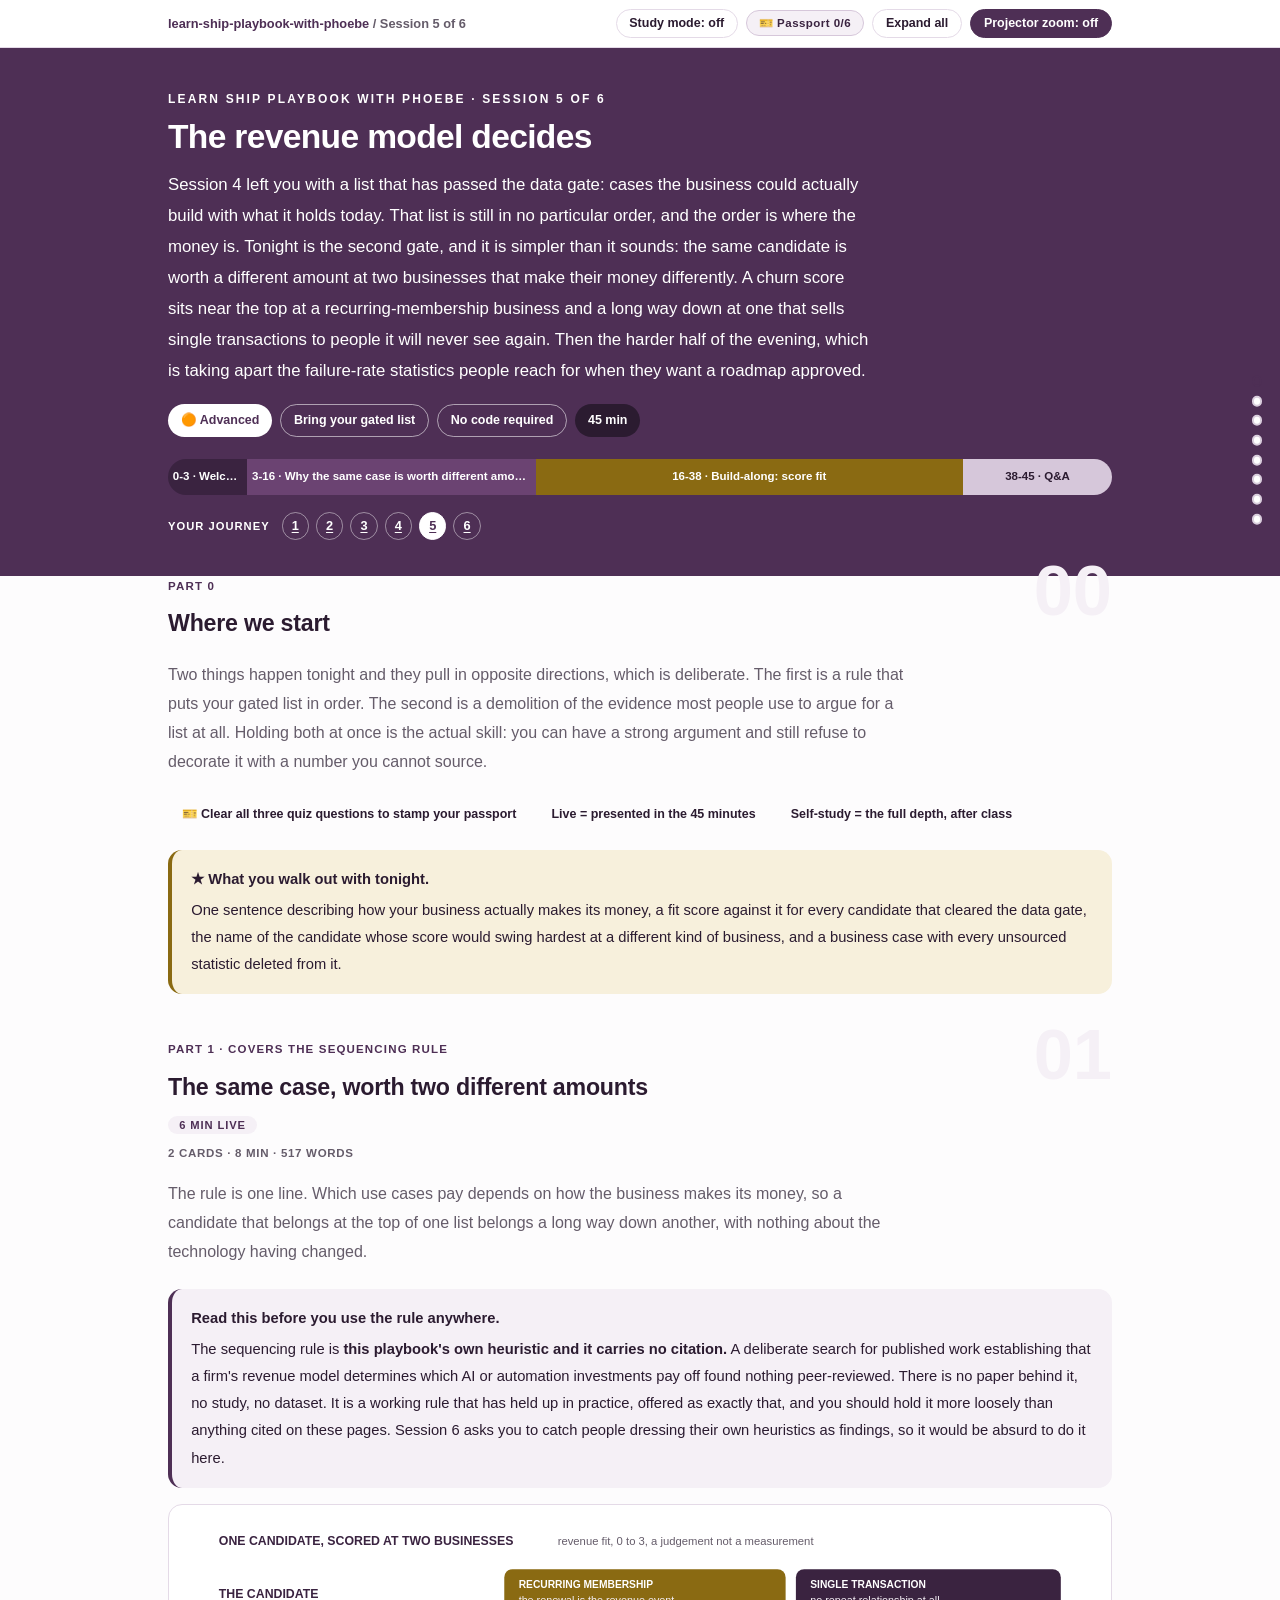
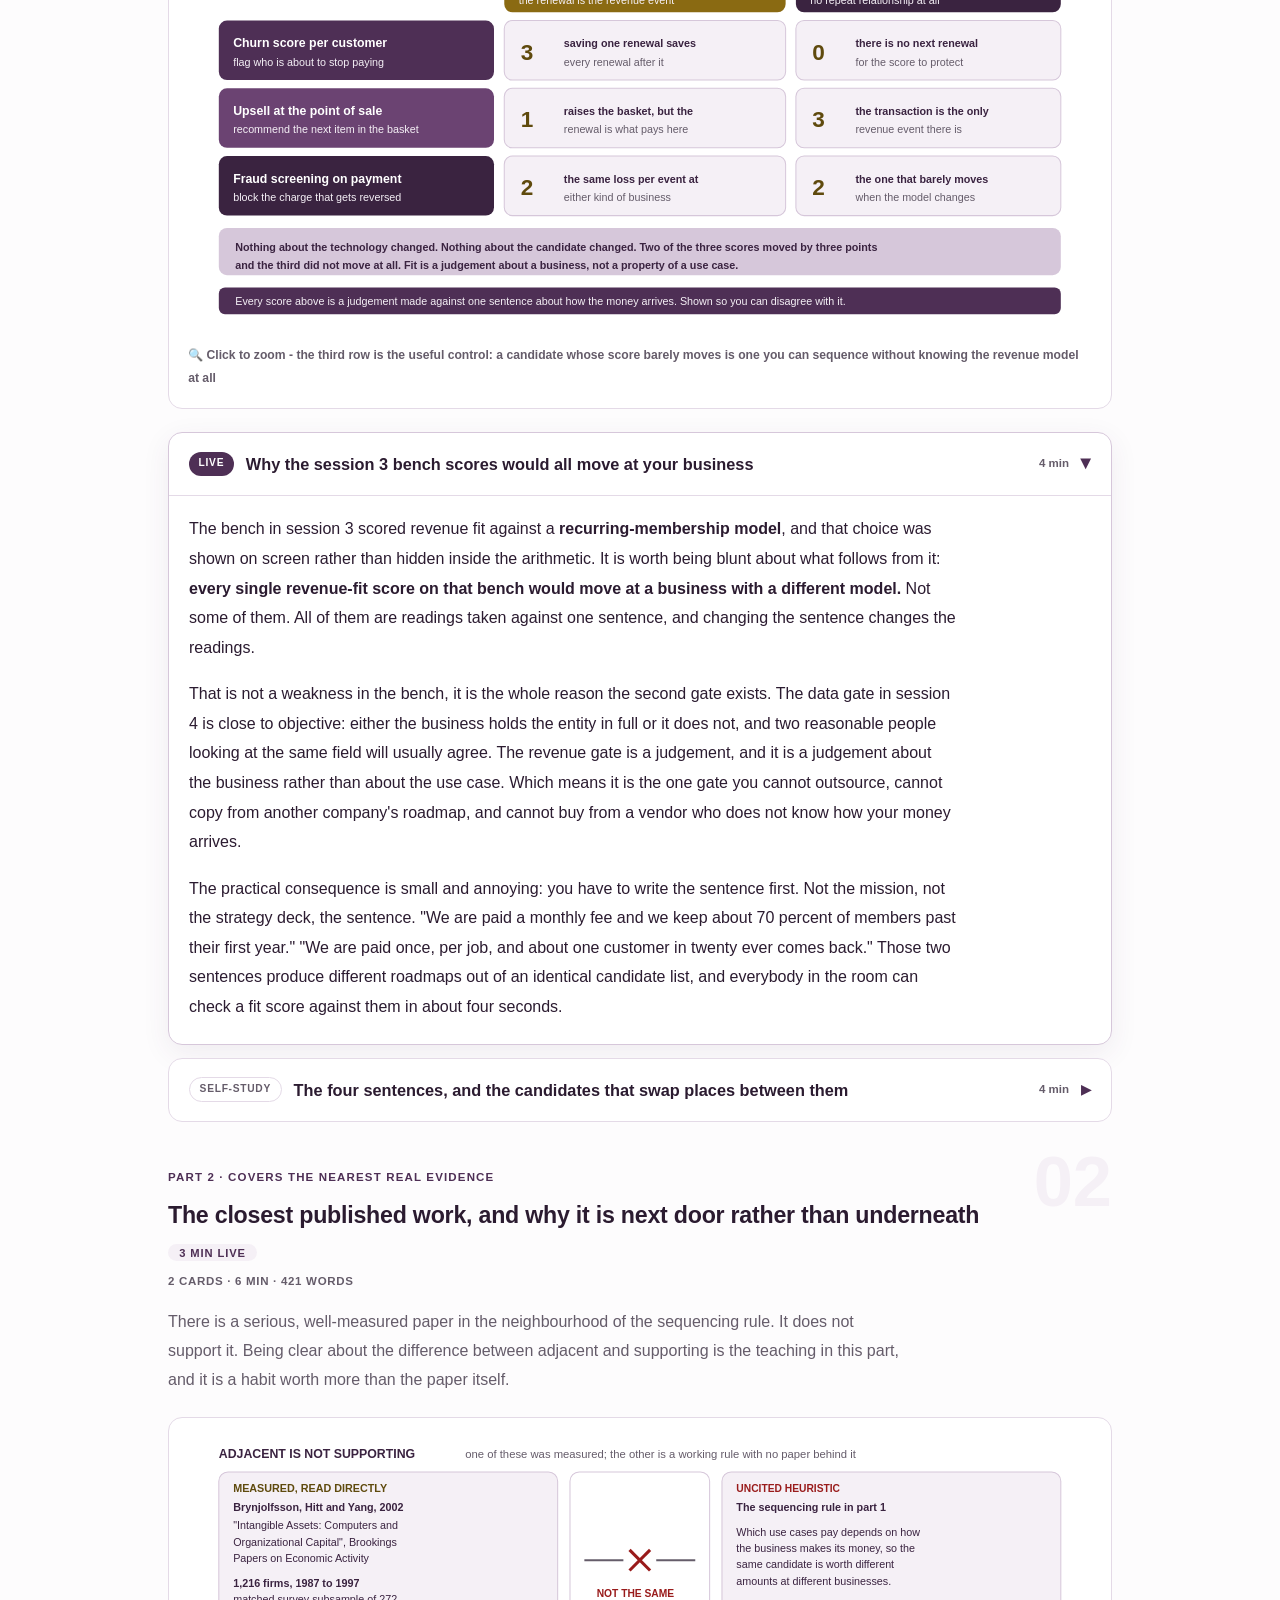
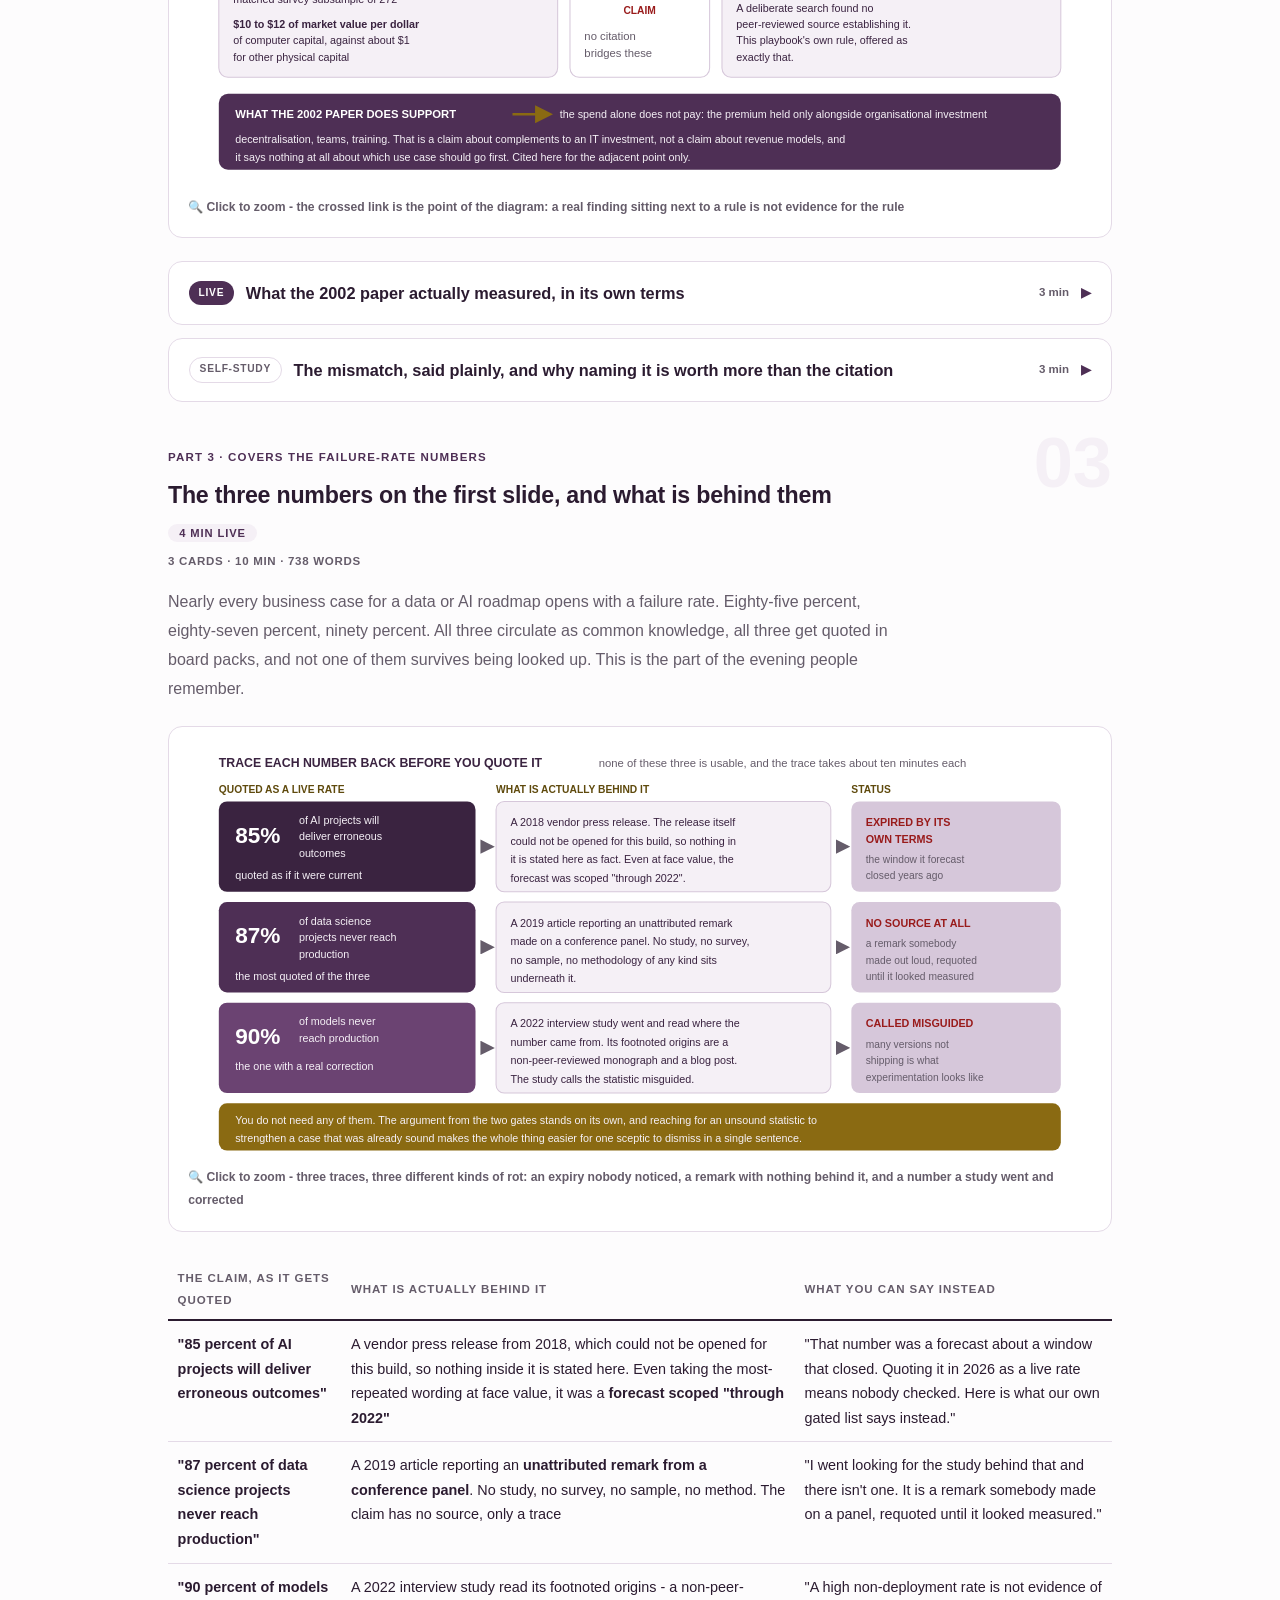
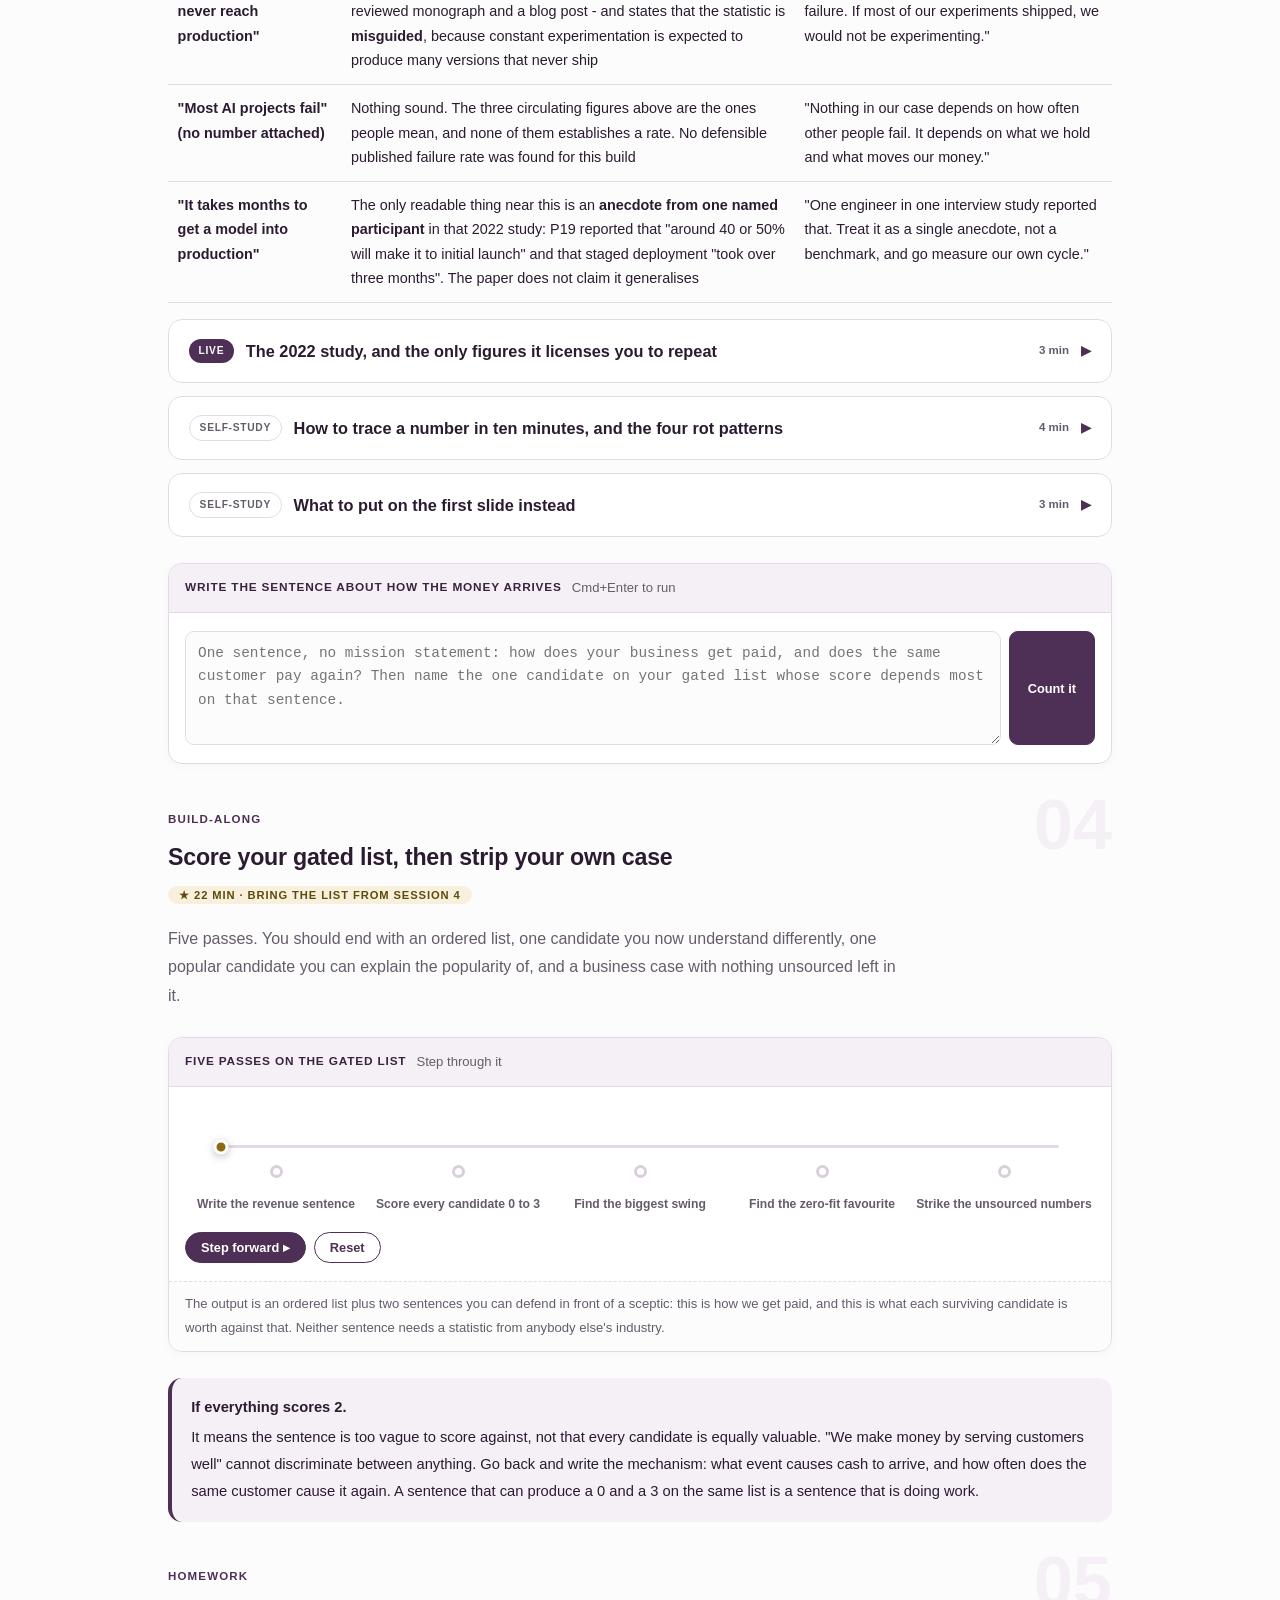
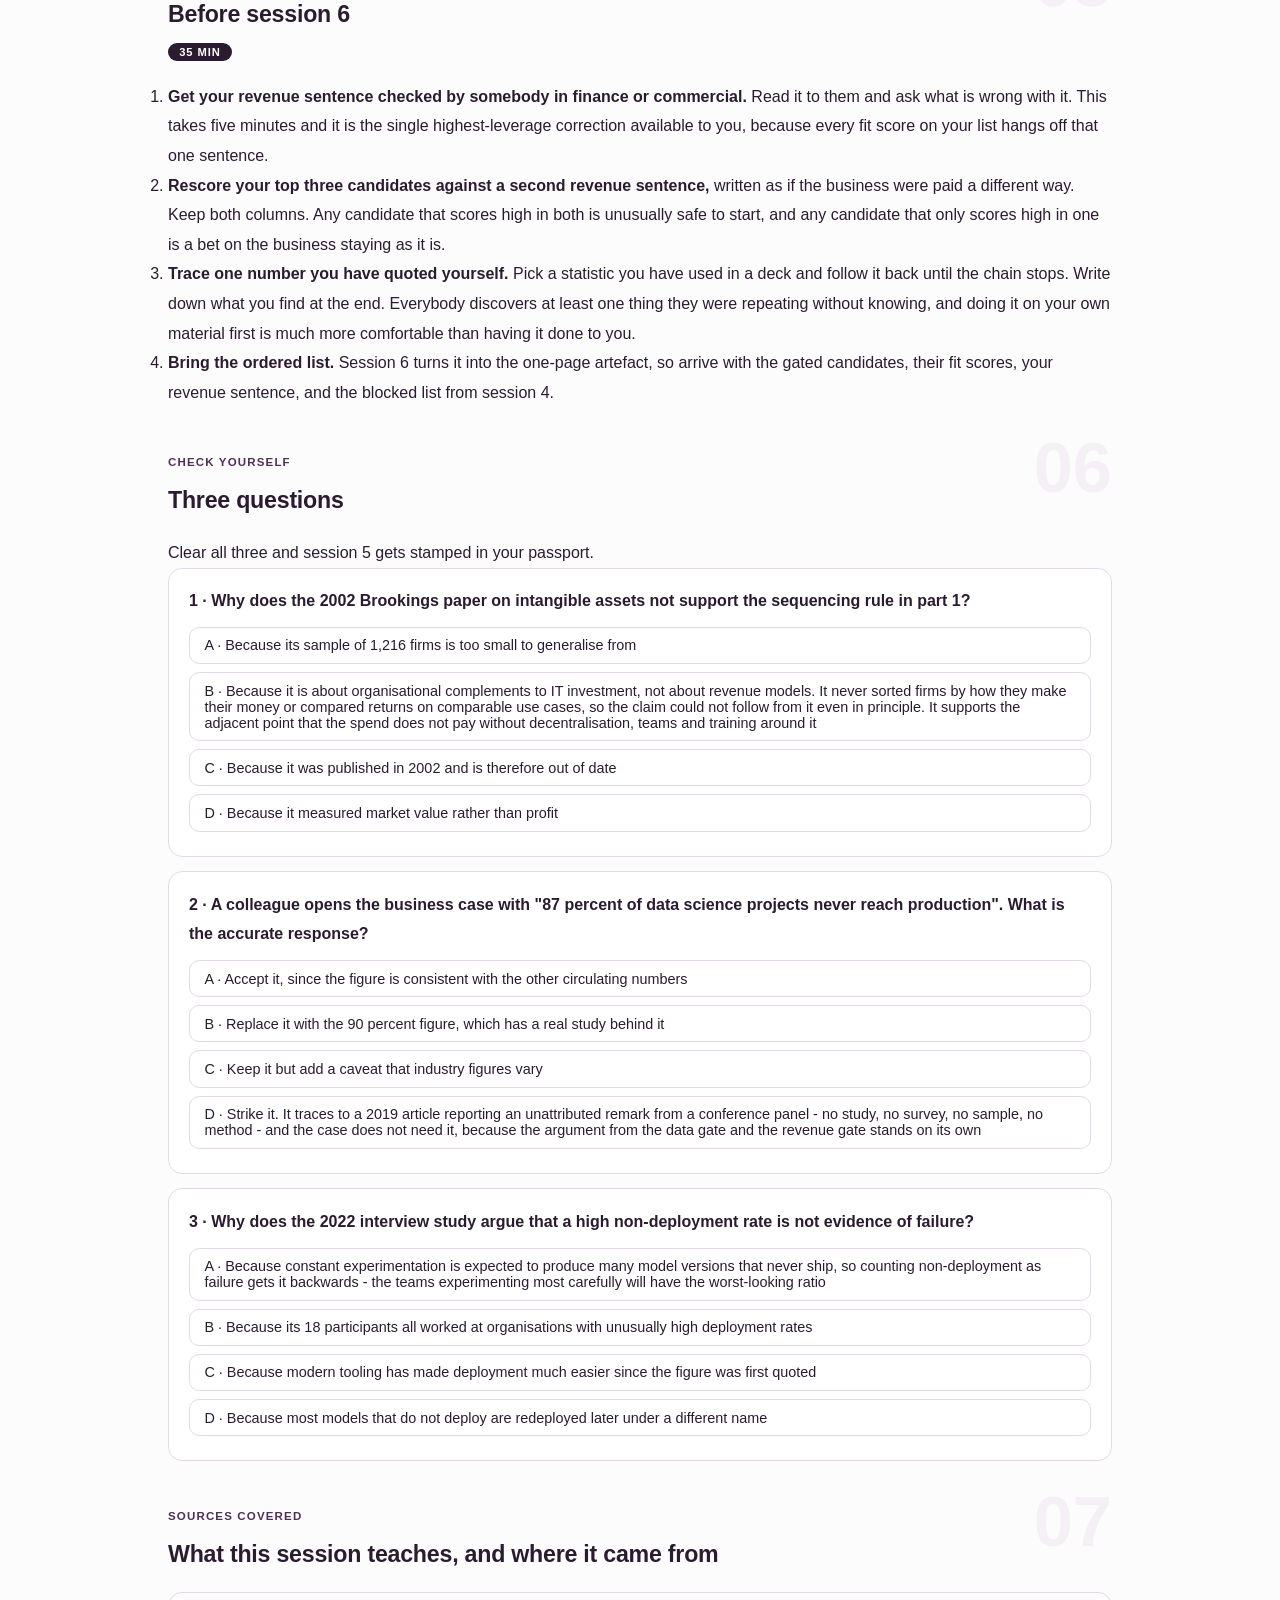
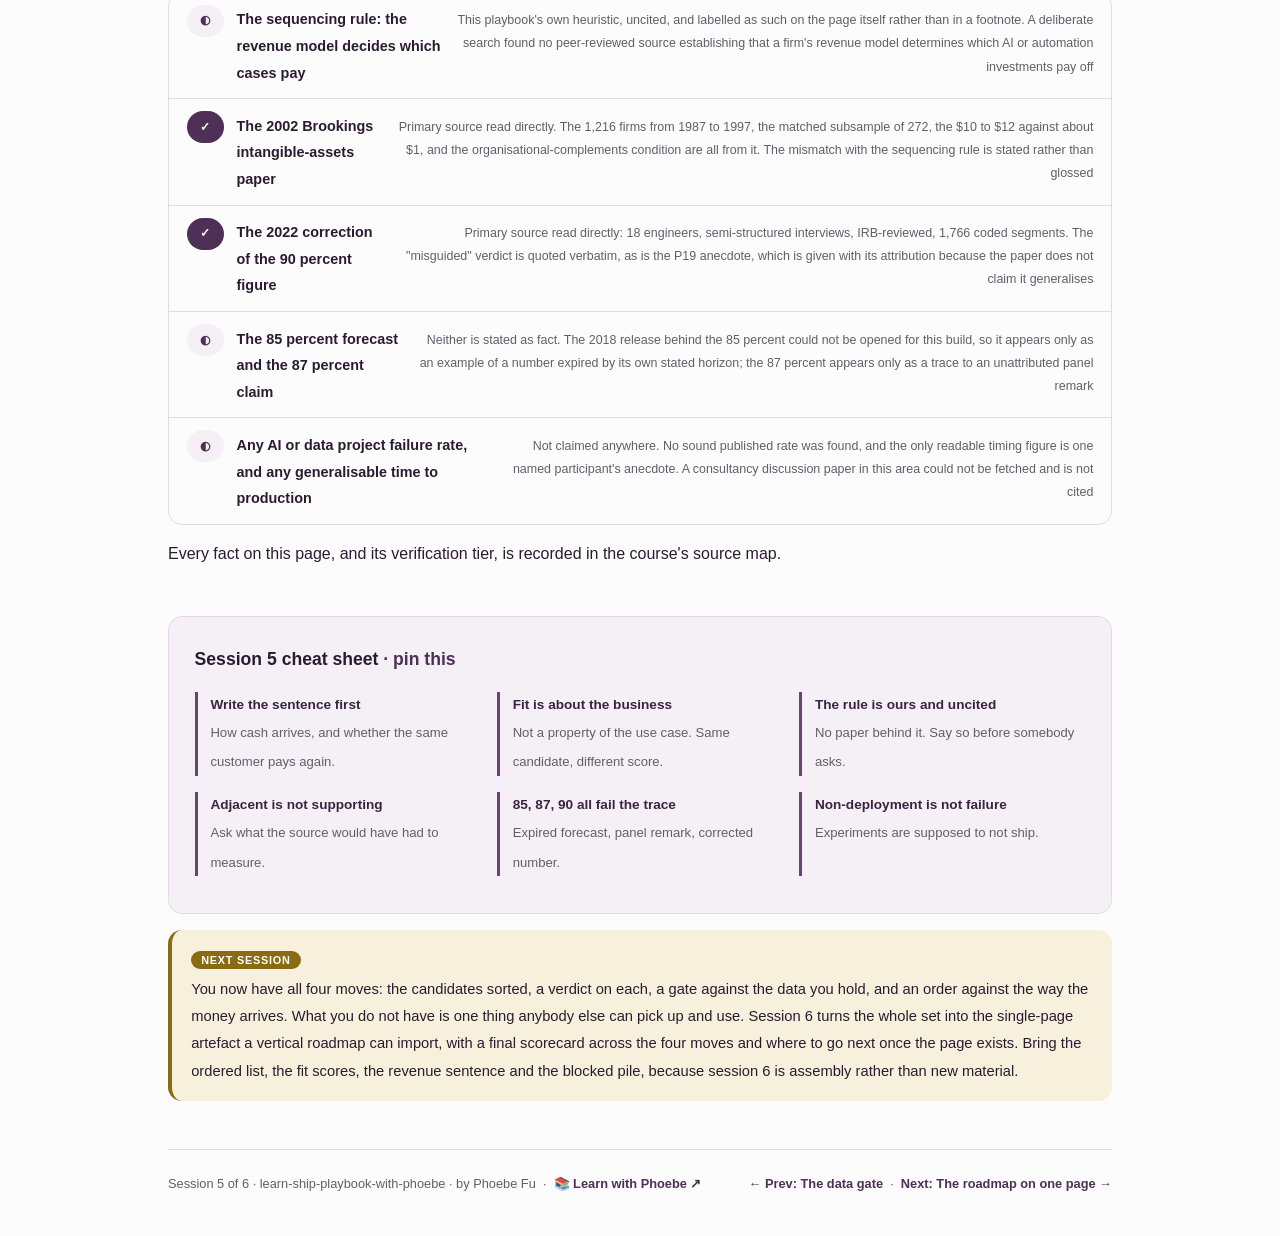
<file: courses/05-the-revenue-model-decides.html>
<!DOCTYPE html>
<html lang="en">
<head>
<meta charset="UTF-8">
<meta name="viewport" content="width=device-width, initial-scale=1.0">
<!-- social:start -->
<meta name="description" content="Session 5 of 6. The same use case is worth different amounts at different businesses, so the way the money arrives decides the order of the list. Plus the three failure-rate statistics people quote to justify roadmaps, none of which survives being looked up.">
<meta property="og:type" content="article">
<meta property="og:site_name" content="Learn with Phoebe">
<meta property="og:title" content="The revenue model decides - learn ship playbook with phoebe">
<meta property="og:description" content="Session 5 of 6. Why a churn score is near the top of one list and near the bottom of another, and why the 85, 87 and 90 percent failure numbers should be struck from your business case.">
<meta property="og:url" content="https://phoebefu6.github.io/learn-ship-playbook-with-phoebe/courses/05-the-revenue-model-decides.html">
<meta property="og:image" content="https://phoebefu6.github.io/learn-ship-playbook-with-phoebe/assets/og-cover.png">
<meta property="og:image:width" content="1200">
<meta property="og:image:height" content="630">
<meta name="twitter:card" content="summary_large_image">
<meta name="twitter:title" content="The revenue model decides - learn ship playbook with phoebe">
<meta name="twitter:description" content="Session 5 of 6. Score your gated list against one sentence about how the money arrives, then strike every unsourced statistic from the case.">
<meta name="twitter:image" content="https://phoebefu6.github.io/learn-ship-playbook-with-phoebe/assets/og-cover.png">
<!-- social:end -->
<title>Session 5 · The revenue model decides - learn ship playbook with phoebe</title>
<link rel="stylesheet" href="../assets/style.css?v=22">
</head>
<body>

<div class="toolbar">
  <div class="wrap">
    <span class="crumb"><a href="../index.html">learn-ship-playbook-with-phoebe</a> / Session 5 of 6</span>
    <button class="btn" id="toggle-all" type="button">Expand all</button>
    <button class="btn primary" id="zoom-toggle" type="button">Projector zoom: off</button>
  </div>
</div>

<header class="masthead">
  <div class="wrap">
    <div class="eyebrow">Learn Ship Playbook with Phoebe · Session 5 of 6</div>
    <h1>The revenue model <span class="accent">decides</span></h1>
    <p class="sub">Session 4 left you with a list that has passed the data gate: cases the business could actually build with what it holds today. That list is still in no particular order, and the order is where the money is. Tonight is the second gate, and it is simpler than it sounds: the same candidate is worth a different amount at two businesses that make their money differently. A churn score sits near the top at a recurring-membership business and a long way down at one that sells single transactions to people it will never see again. Then the harder half of the evening, which is taking apart the failure-rate statistics people reach for when they want a roadmap approved.</p>
    <div class="chip-row">
      <span class="chip level">🟠 Advanced</span>
      <span class="chip audience">Bring your gated list</span>
      <span class="chip audience">No code required</span>
      <span class="chip time">45 min</span>
    </div>
    <div class="agenda">
      <span class="a1" style="flex:1">0-3 · Welcome</span>
      <span class="a2" style="flex:4">3-16 · Why the same case is worth different amounts</span>
      <span class="a3" style="flex:6">16-38 · Build-along: score fit</span>
      <span class="a4" style="flex:2">38-45 · Q&amp;A</span>
    </div>
  </div>
</header>

<main class="wrap">

  <section class="section" id="intro">
    <div class="section-kicker">
      <span class="klabel">Part 0</span>
      <h2>Where we start</h2>
    </div>
    <p class="lede">Two things happen tonight and they pull in opposite directions, which is deliberate. The first is a rule that puts your gated list in order. The second is a demolition of the evidence most people use to argue for a list at all. Holding both at once is the actual skill: you can have a strong argument and still refuse to decorate it with a number you cannot source.</p>

    <div class="legend">
      <span class="pill">🎫 Clear all three quiz questions to stamp your passport</span>
      <span class="pill">Live = presented in the 45 minutes</span>
      <span class="pill">Self-study = the full depth, after class</span>
    </div>

    <div class="callout win">
      <p><strong>★ What you walk out with tonight.</strong> One sentence describing how your business actually makes its money, a fit score against it for every candidate that cleared the data gate, the name of the candidate whose score would swing hardest at a different kind of business, and a business case with every unsourced statistic deleted from it.</p>
    </div>
  </section>

  <section class="section" id="part-1">
    <div class="section-kicker">
      <span class="klabel">Part 1 · covers the sequencing rule</span>
      <h2>The same case, worth two different amounts</h2>
      <span class="tag concept">6 min live</span>
    </div>
    <p class="lede">The rule is one line. Which use cases pay depends on how the business makes its money, so a candidate that belongs at the top of one list belongs a long way down another, with nothing about the technology having changed.</p>

    <div class="callout tip">
      <p><strong>Read this before you use the rule anywhere.</strong> The sequencing rule is <strong>this playbook's own heuristic and it carries no citation.</strong> A deliberate search for published work establishing that a firm's revenue model determines which AI or automation investments pay off found nothing peer-reviewed. There is no paper behind it, no study, no dataset. It is a working rule that has held up in practice, offered as exactly that, and you should hold it more loosely than anything cited on these pages. Session 6 asks you to catch people dressing their own heuristics as findings, so it would be absurd to do it here.</p>
    </div>

    <figure class="zoomable">
      <svg viewBox="0 0 880 400" xmlns="http://www.w3.org/2000/svg" role="img" aria-label="Three candidate use cases scored for revenue fit from zero to three against two different revenue models. A churn score scores three at a recurring-membership business and zero at a single-transaction business. An upsell at the point of sale is the reverse. Fraud screening on payment scores two at both and barely moves.">
        <style>
          .s5aH { font: 800 12px Inter, sans-serif; fill: #3A2340; }
          .s5aS { font: 400 11px Inter, sans-serif; fill: #655C6A; }
          .s5aT { font: 800 12px Inter, sans-serif; fill: #FFFFFF; }
          .s5aW { font: 400 10.5px Inter, sans-serif; fill: #F5F0F6; }
          .s5aD { font: 700 10.5px Inter, sans-serif; fill: #3A2340; }
          .s5aN { font: 400 10.5px Inter, sans-serif; fill: #655C6A; }
          .s5aBig { font: 800 22px Inter, sans-serif; fill: #5F4A0D; }
          .s5aK { font: 800 10px Inter, sans-serif; fill: #FFFFFF; }
        </style>

        <text class="s5aH" x="30" y="20">ONE CANDIDATE, SCORED AT TWO BUSINESSES</text>
        <text class="s5aS" x="360" y="20">revenue fit, 0 to 3, a judgement not a measurement</text>

        <text class="s5aH" x="30" y="72">THE CANDIDATE</text>
        <rect x="308" y="44" width="274" height="42" rx="8" fill="#8A6A12"/>
        <text class="s5aK" x="322" y="62">RECURRING MEMBERSHIP</text>
        <text class="s5aW" x="322" y="78">the renewal is the revenue event</text>
        <rect x="592" y="44" width="258" height="42" rx="8" fill="#3A2340"/>
        <text class="s5aK" x="606" y="62">SINGLE TRANSACTION</text>
        <text class="s5aW" x="606" y="78">no repeat relationship at all</text>

        <rect x="30" y="94" width="268" height="58" rx="8" fill="#4E2F55"/>
        <text class="s5aT" x="44" y="120">Churn score per customer</text>
        <text class="s5aW" x="44" y="138">flag who is about to stop paying</text>
        <rect x="308" y="94" width="274" height="58" rx="8" fill="#F5F0F6" stroke="#D6C7DA"/>
        <text class="s5aBig" x="324" y="132">3</text>
        <text class="s5aD" x="366" y="120">saving one renewal saves</text>
        <text class="s5aN" x="366" y="138">every renewal after it</text>
        <rect x="592" y="94" width="258" height="58" rx="8" fill="#F5F0F6" stroke="#D6C7DA"/>
        <text class="s5aBig" x="608" y="132">0</text>
        <text class="s5aD" x="650" y="120">there is no next renewal</text>
        <text class="s5aN" x="650" y="138">for the score to protect</text>

        <rect x="30" y="160" width="268" height="58" rx="8" fill="#6B4372"/>
        <text class="s5aT" x="44" y="186">Upsell at the point of sale</text>
        <text class="s5aW" x="44" y="204">recommend the next item in the basket</text>
        <rect x="308" y="160" width="274" height="58" rx="8" fill="#F5F0F6" stroke="#D6C7DA"/>
        <text class="s5aBig" x="324" y="198">1</text>
        <text class="s5aD" x="366" y="186">raises the basket, but the</text>
        <text class="s5aN" x="366" y="204">renewal is what pays here</text>
        <rect x="592" y="160" width="258" height="58" rx="8" fill="#F5F0F6" stroke="#D6C7DA"/>
        <text class="s5aBig" x="608" y="198">3</text>
        <text class="s5aD" x="650" y="186">the transaction is the only</text>
        <text class="s5aN" x="650" y="204">revenue event there is</text>

        <rect x="30" y="226" width="268" height="58" rx="8" fill="#3A2340"/>
        <text class="s5aT" x="44" y="252">Fraud screening on payment</text>
        <text class="s5aW" x="44" y="270">block the charge that gets reversed</text>
        <rect x="308" y="226" width="274" height="58" rx="8" fill="#F5F0F6" stroke="#D6C7DA"/>
        <text class="s5aBig" x="324" y="264">2</text>
        <text class="s5aD" x="366" y="252">the same loss per event at</text>
        <text class="s5aN" x="366" y="270">either kind of business</text>
        <rect x="592" y="226" width="258" height="58" rx="8" fill="#F5F0F6" stroke="#D6C7DA"/>
        <text class="s5aBig" x="608" y="264">2</text>
        <text class="s5aD" x="650" y="252">the one that barely moves</text>
        <text class="s5aN" x="650" y="270">when the model changes</text>

        <rect x="30" y="296" width="820" height="46" rx="8" fill="#D6C7DA"/>
        <text class="s5aD" x="46" y="318">Nothing about the technology changed. Nothing about the candidate changed. Two of the three scores moved by three points</text>
        <text class="s5aD" x="46" y="336">and the third did not move at all. Fit is a judgement about a business, not a property of a use case.</text>

        <rect x="30" y="354" width="820" height="26" rx="6" fill="#4E2F55"/>
        <text class="s5aW" x="46" y="371">Every score above is a judgement made against one sentence about how the money arrives. Shown so you can disagree with it.</text>
      </svg>
      <figcaption>🔍 Click to zoom - the third row is the useful control: a candidate whose score barely moves is one you can sequence without knowing the revenue model at all</figcaption>
    </figure>

    <details class="card" open>
      <summary><span class="mode live">Live</span>Why the session 3 bench scores would all move at your business<span class="mini">4 min</span><span class="caret">▶</span></summary>
      <div class="body">
        <p>The bench in session 3 scored revenue fit against a <strong>recurring-membership model</strong>, and that choice was shown on screen rather than hidden inside the arithmetic. It is worth being blunt about what follows from it: <strong>every single revenue-fit score on that bench would move at a business with a different model.</strong> Not some of them. All of them are readings taken against one sentence, and changing the sentence changes the readings.</p>
        <p>That is not a weakness in the bench, it is the whole reason the second gate exists. The data gate in session 4 is close to objective: either the business holds the entity in full or it does not, and two reasonable people looking at the same field will usually agree. The revenue gate is a judgement, and it is a judgement about the business rather than about the use case. Which means it is the one gate you cannot outsource, cannot copy from another company's roadmap, and cannot buy from a vendor who does not know how your money arrives.</p>
        <p>The practical consequence is small and annoying: you have to write the sentence first. Not the mission, not the strategy deck, the sentence. "We are paid a monthly fee and we keep about 70 percent of members past their first year." "We are paid once, per job, and about one customer in twenty ever comes back." Those two sentences produce different roadmaps out of an identical candidate list, and everybody in the room can check a fit score against them in about four seconds.</p>
      </div>
    </details>

    <details class="card">
      <summary><span class="mode self">Self-study</span>The four sentences, and the candidates that swap places between them<span class="mini">4 min</span><span class="caret">▶</span></summary>
      <div class="body">
        <p><strong>Paid a recurring fee for continued access.</strong> Everything that protects the next renewal is near the top: churn scores, health scores, reasons for cancelling, onboarding friction. Anything that raises the size of a single purchase is a long way down, because a bigger basket does not extend the relationship.</p>
        <p><strong>Paid once per transaction, with no repeat relationship.</strong> Exactly reversed. Basket size, conversion on the page, pricing at the moment of sale, fraud at the moment of sale. A churn model has nothing to hold on to, which does not stop people asking for one, and that is the subject of the fourth build-along pass.</p>
        <p><strong>Paid on volume you do not control, such as usage or claims.</strong> The money moves with throughput and with loss, so forecasting demand and detecting the expensive tail matter most. Retention often matters less than it feels like it should, because the customer is locked in by something other than satisfaction.</p>
        <p><strong>Paid on an asset being available.</strong> Utilities, rentals, fleets, equipment. Availability is revenue, so failure prediction and maintenance scheduling go to the top of a list where they would be mid-table almost anywhere else, and the same equipment-sensor case that is an expensive curiosity at a gym chain is the core of the business here.</p>
        <p>Write yours in one of those four shapes if you can. If your business genuinely has two, score twice and keep both columns, because a candidate that scores high on one and zero on the other is a real strategic argument you have just made visible rather than a scoring problem.</p>
      </div>
    </details>
  </section>

  <section class="section" id="part-2">
    <div class="section-kicker">
      <span class="klabel">Part 2 · covers the nearest real evidence</span>
      <h2>The closest published work, and why it is next door rather than underneath</h2>
      <span class="tag concept">3 min live</span>
    </div>
    <p class="lede">There is a serious, well-measured paper in the neighbourhood of the sequencing rule. It does not support it. Being clear about the difference between adjacent and supporting is the teaching in this part, and it is a habit worth more than the paper itself.</p>

    <figure class="zoomable">
      <svg viewBox="0 0 880 340" xmlns="http://www.w3.org/2000/svg" role="img" aria-label="Two boxes side by side with a broken link between them. The left box summarises the 2002 Brookings paper on intangible assets: 1,216 firms, a matched survey subsample of 272, ten to twelve dollars of market value per dollar of computer capital against about one dollar for other physical capital, conditional on organisational complements. The right box states the uncited sequencing rule. The link between them is marked as not the same claim.">
        <style>
          .s5bH { font: 800 12px Inter, sans-serif; fill: #3A2340; }
          .s5bS { font: 400 11px Inter, sans-serif; fill: #655C6A; }
          .s5bK { font: 800 10.5px Inter, sans-serif; fill: #5F4A0D; }
          .s5bD { font: 400 10.5px Inter, sans-serif; fill: #3A2340; }
          .s5bB { font: 700 10.5px Inter, sans-serif; fill: #3A2340; }
          .s5bX { font: 800 10px Inter, sans-serif; fill: #991B1B; }
          .s5bW { font: 400 10.5px Inter, sans-serif; fill: #F5F0F6; }
          .s5bT { font: 800 11px Inter, sans-serif; fill: #FFFFFF; }
        </style>
        <defs>
          <marker id="s5bArrow" viewBox="0 0 10 10" refX="8" refY="5" markerWidth="7" markerHeight="7" orient="auto-start-reverse">
            <path d="M 0 0 L 10 5 L 0 10 z" fill="#8A6A12"/>
          </marker>
        </defs>

        <text class="s5bH" x="30" y="20">ADJACENT IS NOT SUPPORTING</text>
        <text class="s5bS" x="270" y="20">one of these was measured; the other is a working rule with no paper behind it</text>

        <rect x="30" y="34" width="330" height="200" rx="9" fill="#F5F0F6" stroke="#D6C7DA"/>
        <text class="s5bK" x="44" y="54">MEASURED, READ DIRECTLY</text>
        <text class="s5bB" x="44" y="72">Brynjolfsson, Hitt and Yang, 2002</text>
        <text class="s5bD" x="44" y="90">"Intangible Assets: Computers and</text>
        <text class="s5bD" x="44" y="106">Organizational Capital", Brookings</text>
        <text class="s5bD" x="44" y="122">Papers on Economic Activity</text>
        <text class="s5bB" x="44" y="146">1,216 firms, 1987 to 1997</text>
        <text class="s5bD" x="44" y="162">matched survey subsample of 272</text>
        <text class="s5bB" x="44" y="186">$10 to $12 of market value per dollar</text>
        <text class="s5bD" x="44" y="202">of computer capital, against about $1</text>
        <text class="s5bD" x="44" y="218">for other physical capital</text>

        <rect x="372" y="34" width="136" height="200" rx="9" fill="#FFFFFF" stroke="#D6C7DA"/>
        <line x1="386" y1="120" x2="424" y2="120" stroke="#655C6A" stroke-width="2"/>
        <line x1="456" y1="120" x2="494" y2="120" stroke="#655C6A" stroke-width="2"/>
        <line x1="430" y1="110" x2="450" y2="130" stroke="#991B1B" stroke-width="3"/>
        <line x1="450" y1="110" x2="430" y2="130" stroke="#991B1B" stroke-width="3"/>
        <text class="s5bX" x="398" y="156">NOT THE SAME</text>
        <text class="s5bX" x="424" y="172">CLAIM</text>
        <text class="s5bS" x="386" y="198">no citation</text>
        <text class="s5bS" x="386" y="214">bridges these</text>

        <rect x="520" y="34" width="330" height="200" rx="9" fill="#F5F0F6" stroke="#D6C7DA"/>
        <text class="s5bX" x="534" y="54">UNCITED HEURISTIC</text>
        <text class="s5bB" x="534" y="72">The sequencing rule in part 1</text>
        <text class="s5bD" x="534" y="96">Which use cases pay depends on how</text>
        <text class="s5bD" x="534" y="112">the business makes its money, so the</text>
        <text class="s5bD" x="534" y="128">same candidate is worth different</text>
        <text class="s5bD" x="534" y="144">amounts at different businesses.</text>
        <text class="s5bD" x="534" y="170">A deliberate search found no</text>
        <text class="s5bD" x="534" y="186">peer-reviewed source establishing it.</text>
        <text class="s5bD" x="534" y="202">This playbook's own rule, offered as</text>
        <text class="s5bD" x="534" y="218">exactly that.</text>

        <rect x="30" y="250" width="820" height="74" rx="9" fill="#4E2F55"/>
        <text class="s5bT" x="46" y="274">WHAT THE 2002 PAPER DOES SUPPORT</text>
        <line x1="316" y1="270" x2="352" y2="270" stroke="#8A6A12" stroke-width="2.5" marker-end="url(#s5bArrow)"/>
        <text class="s5bW" x="362" y="274">the spend alone does not pay: the premium held only alongside organisational investment</text>
        <text class="s5bW" x="46" y="298">decentralisation, teams, training. That is a claim about complements to an IT investment, not a claim about revenue models, and</text>
        <text class="s5bW" x="46" y="316">it says nothing at all about which use case should go first. Cited here for the adjacent point only.</text>
      </svg>
      <figcaption>🔍 Click to zoom - the crossed link is the point of the diagram: a real finding sitting next to a rule is not evidence for the rule</figcaption>
    </figure>

    <details class="card">
      <summary><span class="mode live">Live</span>What the 2002 paper actually measured, in its own terms<span class="mini">3 min</span><span class="caret">▶</span></summary>
      <div class="body">
        <p>Erik Brynjolfsson, Lorin Hitt and Shinkyu Yang, "Intangible Assets: Computers and Organizational Capital", <em>Brookings Papers on Economic Activity</em>, 2002. It works across <strong>1,216 firms from 1987 to 1997</strong>, with a matched survey subsample of <strong>272</strong> used to measure organisational practice.</p>
        <p>The headline association: each dollar of computer capital was associated with roughly <strong>$10 to $12 of market value</strong>, against about <strong>$1</strong> for other physical capital. On its own that number gets quoted as a reason to spend on technology, which is a misreading, because the paper's substantive finding is the condition attached to it. The premium was <strong>strongly conditional on complementary organisational investment</strong>: decentralised decision rights, team structures, training. Firms with the spend and without the organisational work did not show the same premium.</p>
        <p>So the honest way to use it is as an argument about complements. The gate check in session 4 and the fit score tonight are both, in that light, part of the organisational work rather than a delay before the real project. Nobody builds a decentralisation programme out of a business case, but the habit of deciding what a case is worth before building it is the same family of thing.</p>
      </div>
    </details>

    <details class="card">
      <summary><span class="mode self">Self-study</span>The mismatch, said plainly, and why naming it is worth more than the citation<span class="mini">3 min</span><span class="caret">▶</span></summary>
      <div class="body">
        <p><strong>The mismatch.</strong> That paper is about <em>organisational complements to IT investment</em>. The sequencing rule is about <em>revenue models deciding which case pays</em>. Those are different claims about different objects. The paper does not measure revenue models, does not rank use cases, and could not support a statement about sequencing even in principle. Attaching it to the rule as a citation would be a false footnote, and false footnotes are worse than none because they survive being challenged for a while.</p>
        <p>The temptation to attach it anyway is strong and worth examining, because it is the same temptation that produces the failure-rate numbers in part 3. A rule that sounds right feels safer with a paper next to it. A reader skims the citation and reads the rule as established. Nobody lied, and the page is now making a claim it cannot defend.</p>
        <p><strong>The test that catches it.</strong> Ask what the source would have had to measure for the claim to follow. For the sequencing rule, that would be something like: firms sorted by revenue model, comparable use cases deployed at each, returns compared. If no source in your hand did that, no source in your hand supports the rule, however adjacent the subject. Say "this is our own rule" and move on. It costs one sentence and buys you the standing to challenge everybody else's citations.</p>
      </div>
    </details>
  </section>

  <section class="section" id="part-3">
    <div class="section-kicker">
      <span class="klabel">Part 3 · covers the failure-rate numbers</span>
      <h2>The three numbers on the first slide, and what is behind them</h2>
      <span class="tag concept">4 min live</span>
    </div>
    <p class="lede">Nearly every business case for a data or AI roadmap opens with a failure rate. Eighty-five percent, eighty-seven percent, ninety percent. All three circulate as common knowledge, all three get quoted in board packs, and not one of them survives being looked up. This is the part of the evening people remember.</p>

    <figure class="zoomable">
      <svg viewBox="0 0 880 400" xmlns="http://www.w3.org/2000/svg" role="img" aria-label="Three quoted failure rates traced back to their origins. Eighty-five percent came from a 2018 vendor release scoped through 2022 and is expired by its own terms. Eighty-seven percent traces to a 2019 article reporting an unattributed conference panel remark with no study behind it. Ninety percent was footnoted back to a non-peer-reviewed monograph and a blog post by a 2022 interview study which calls the statistic misguided.">
        <style>
          .s5cH { font: 800 12px Inter, sans-serif; fill: #3A2340; }
          .s5cS { font: 400 11px Inter, sans-serif; fill: #655C6A; }
          .s5cK { font: 800 10px Inter, sans-serif; fill: #5F4A0D; }
          .s5cBig { font: 800 22px Inter, sans-serif; fill: #FFFFFF; }
          .s5cW { font: 400 10.5px Inter, sans-serif; fill: #F5F0F6; }
          .s5cD { font: 400 10.5px Inter, sans-serif; fill: #3A2340; }
          .s5cB { font: 800 10.5px Inter, sans-serif; fill: #991B1B; }
          .s5cN { font: 400 10px Inter, sans-serif; fill: #655C6A; }
        </style>
        <defs>
          <marker id="s5cArrow" viewBox="0 0 10 10" refX="8" refY="5" markerWidth="7" markerHeight="7" orient="auto-start-reverse">
            <path d="M 0 0 L 10 5 L 0 10 z" fill="#655C6A"/>
          </marker>
        </defs>

        <text class="s5cH" x="30" y="20">TRACE EACH NUMBER BACK BEFORE YOU QUOTE IT</text>
        <text class="s5cS" x="400" y="20">none of these three is usable, and the trace takes about ten minutes each</text>

        <text class="s5cK" x="30" y="46">QUOTED AS A LIVE RATE</text>
        <text class="s5cK" x="300" y="46">WHAT IS ACTUALLY BEHIND IT</text>
        <text class="s5cK" x="646" y="46">STATUS</text>

        <rect x="30" y="54" width="250" height="88" rx="8" fill="#3A2340"/>
        <text class="s5cBig" x="46" y="94">85%</text>
        <text class="s5cW" x="108" y="76">of AI projects will</text>
        <text class="s5cW" x="108" y="92">deliver erroneous</text>
        <text class="s5cW" x="108" y="108">outcomes</text>
        <text class="s5cW" x="46" y="130">quoted as if it were current</text>
        <line x1="286" y1="98" x2="296" y2="98" stroke="#655C6A" stroke-width="2" marker-end="url(#s5cArrow)"/>
        <rect x="300" y="54" width="326" height="88" rx="8" fill="#F5F0F6" stroke="#D6C7DA"/>
        <text class="s5cD" x="314" y="78">A 2018 vendor press release. The release itself</text>
        <text class="s5cD" x="314" y="96">could not be opened for this build, so nothing in</text>
        <text class="s5cD" x="314" y="114">it is stated here as fact. Even at face value, the</text>
        <text class="s5cD" x="314" y="132">forecast was scoped "through 2022".</text>
        <line x1="632" y1="98" x2="642" y2="98" stroke="#655C6A" stroke-width="2" marker-end="url(#s5cArrow)"/>
        <rect x="646" y="54" width="204" height="88" rx="8" fill="#D6C7DA"/>
        <text class="s5cB" x="660" y="78">EXPIRED BY ITS</text>
        <text class="s5cB" x="660" y="94">OWN TERMS</text>
        <text class="s5cN" x="660" y="114">the window it forecast</text>
        <text class="s5cN" x="660" y="130">closed years ago</text>

        <rect x="30" y="152" width="250" height="88" rx="8" fill="#4E2F55"/>
        <text class="s5cBig" x="46" y="192">87%</text>
        <text class="s5cW" x="108" y="174">of data science</text>
        <text class="s5cW" x="108" y="190">projects never reach</text>
        <text class="s5cW" x="108" y="206">production</text>
        <text class="s5cW" x="46" y="228">the most quoted of the three</text>
        <line x1="286" y1="196" x2="296" y2="196" stroke="#655C6A" stroke-width="2" marker-end="url(#s5cArrow)"/>
        <rect x="300" y="152" width="326" height="88" rx="8" fill="#F5F0F6" stroke="#D6C7DA"/>
        <text class="s5cD" x="314" y="176">A 2019 article reporting an unattributed remark</text>
        <text class="s5cD" x="314" y="194">made on a conference panel. No study, no survey,</text>
        <text class="s5cD" x="314" y="212">no sample, no methodology of any kind sits</text>
        <text class="s5cD" x="314" y="230">underneath it.</text>
        <line x1="632" y1="196" x2="642" y2="196" stroke="#655C6A" stroke-width="2" marker-end="url(#s5cArrow)"/>
        <rect x="646" y="152" width="204" height="88" rx="8" fill="#D6C7DA"/>
        <text class="s5cB" x="660" y="176">NO SOURCE AT ALL</text>
        <text class="s5cN" x="660" y="196">a remark somebody</text>
        <text class="s5cN" x="660" y="212">made out loud, requoted</text>
        <text class="s5cN" x="660" y="228">until it looked measured</text>

        <rect x="30" y="250" width="250" height="88" rx="8" fill="#6B4372"/>
        <text class="s5cBig" x="46" y="290">90%</text>
        <text class="s5cW" x="108" y="272">of models never</text>
        <text class="s5cW" x="108" y="288">reach production</text>
        <text class="s5cW" x="46" y="316">the one with a real correction</text>
        <line x1="286" y1="294" x2="296" y2="294" stroke="#655C6A" stroke-width="2" marker-end="url(#s5cArrow)"/>
        <rect x="300" y="250" width="326" height="88" rx="8" fill="#F5F0F6" stroke="#D6C7DA"/>
        <text class="s5cD" x="314" y="274">A 2022 interview study went and read where the</text>
        <text class="s5cD" x="314" y="292">number came from. Its footnoted origins are a</text>
        <text class="s5cD" x="314" y="310">non-peer-reviewed monograph and a blog post.</text>
        <text class="s5cD" x="314" y="328">The study calls the statistic misguided.</text>
        <line x1="632" y1="294" x2="642" y2="294" stroke="#655C6A" stroke-width="2" marker-end="url(#s5cArrow)"/>
        <rect x="646" y="250" width="204" height="88" rx="8" fill="#D6C7DA"/>
        <text class="s5cB" x="660" y="274">CALLED MISGUIDED</text>
        <text class="s5cN" x="660" y="294">many versions not</text>
        <text class="s5cN" x="660" y="310">shipping is what</text>
        <text class="s5cN" x="660" y="326">experimentation looks like</text>

        <rect x="30" y="348" width="820" height="46" rx="8" fill="#8A6A12"/>
        <text class="s5cW" x="46" y="368">You do not need any of them. The argument from the two gates stands on its own, and reaching for an unsound statistic to</text>
        <text class="s5cW" x="46" y="386">strengthen a case that was already sound makes the whole thing easier for one sceptic to dismiss in a single sentence.</text>
      </svg>
      <figcaption>🔍 Click to zoom - three traces, three different kinds of rot: an expiry nobody noticed, a remark with nothing behind it, and a number a study went and corrected</figcaption>
    </figure>

    <table class="clean">
      <tr><th>The claim, as it gets quoted</th><th>What is actually behind it</th><th>What you can say instead</th></tr>
      <tr><td>"85 percent of AI projects will deliver erroneous outcomes"</td><td>A vendor press release from 2018, which could not be opened for this build, so nothing inside it is stated here. Even taking the most-repeated wording at face value, it was a <strong>forecast scoped "through 2022"</strong></td><td>"That number was a forecast about a window that closed. Quoting it in 2026 as a live rate means nobody checked. Here is what our own gated list says instead."</td></tr>
      <tr><td>"87 percent of data science projects never reach production"</td><td>A 2019 article reporting an <strong>unattributed remark from a conference panel</strong>. No study, no survey, no sample, no method. The claim has no source, only a trace</td><td>"I went looking for the study behind that and there isn't one. It is a remark somebody made on a panel, requoted until it looked measured."</td></tr>
      <tr><td>"90 percent of models never reach production"</td><td>A 2022 interview study read its footnoted origins - a non-peer-reviewed monograph and a blog post - and states that the statistic is <strong>misguided</strong>, because constant experimentation is expected to produce many versions that never ship</td><td>"A high non-deployment rate is not evidence of failure. If most of our experiments shipped, we would not be experimenting."</td></tr>
      <tr><td>"Most AI projects fail" (no number attached)</td><td>Nothing sound. The three circulating figures above are the ones people mean, and none of them establishes a rate. No defensible published failure rate was found for this build</td><td>"Nothing in our case depends on how often other people fail. It depends on what we hold and what moves our money."</td></tr>
      <tr><td>"It takes months to get a model into production"</td><td>The only readable thing near this is an <strong>anecdote from one named participant</strong> in that 2022 study: P19 reported that "around 40 or 50% will make it to initial launch" and that staged deployment "took over three months". The paper does not claim it generalises</td><td>"One engineer in one interview study reported that. Treat it as a single anecdote, not a benchmark, and go measure our own cycle."</td></tr>
    </table>

    <details class="card">
      <summary><span class="mode live">Live</span>The 2022 study, and the only figures it licenses you to repeat<span class="mini">3 min</span><span class="caret">▶</span></summary>
      <div class="body">
        <p>Shankar, Garcia, Hellerstein and Parameswaran, "Operationalizing Machine Learning: An Interview Study", 2022. <strong>18 machine learning engineers</strong>, semi-structured interviews, IRB-reviewed, grounded-theory coding over <strong>1,766 coded segments</strong>. It is a qualitative study and it says so, which is precisely why it is useful here: it is careful about what it can and cannot claim.</p>
        <p>On the 90 percent figure it is unusually direct, and this is the sentence worth carrying around: <em>"various articles claim that it is a problem for 90% of models to never make it to production... but we find that this statistic is misguided"</em>. The reasoning matters more than the verdict. In real practice, constant experimentation is <strong>expected</strong> to produce many model versions that never ship. That is what experimenting is. So a high non-deployment rate is not itself evidence of failure, and treating it as one gets the causality backwards: the teams doing the most careful work will have the worst-looking ratio.</p>
        <p>On time to production, the study gives you one thing and only one thing: an attributed anecdote. Participant <strong>P19</strong> reported that "around 40 or 50% will make it to initial launch", and that staged deployment "took over three months". That is one engineer describing one setting. The paper does not claim it generalises, and neither does this page, so if you repeat it, repeat the attribution with it.</p>
      </div>
    </details>

    <details class="card">
      <summary><span class="mode self">Self-study</span>How to trace a number in ten minutes, and the four rot patterns<span class="mini">4 min</span><span class="caret">▶</span></summary>
      <div class="body">
        <p><strong>The trace.</strong> Find the earliest thing that states the number rather than repeating it. Follow the citation chain backwards, one hop at a time, and read what each hop actually says. You are looking for the point where the chain stops, and the interesting part is what is sitting there when it does: a survey with a method, or a sentence somebody said out loud.</p>
        <p><strong>Rot pattern one: the expiry nobody noticed.</strong> The number was a forecast with a stated horizon. The horizon passed. Nobody reread the original, so it now circulates as a description of the present. Tell: the original wording contains a date or a phrase like "through" or "by", and the requoters have dropped it.</p>
        <p><strong>Rot pattern two: the remark that grew a method.</strong> Somebody says a figure on a panel or in an interview. An article reports it faithfully. The next citation drops the "said on a panel" and keeps the number. Five hops later it is "research shows". Tell: nobody can name the sample size.</p>
        <p><strong>Rot pattern three: the misread denominator.</strong> The number is real but counts something other than what it is used for. Non-deployment counted as failure is the clean example: the denominator is every experiment, and experiments are supposed to not ship.</p>
        <p><strong>Rot pattern four: the round number.</strong> 90 percent, 80 percent, two thirds. Genuine measurements are rarely round, and a suspiciously round figure with no confidence interval anywhere near it has usually been rounded by a requoter rather than measured by anybody.</p>
        <p>None of this is about being pedantic in meetings. It is about what happens when one person in the room has done the trace and you have not. Your whole case gets re-examined on the strength of the weakest number in it, and the weakest number was the one you added for colour.</p>
      </div>
    </details>

    <details class="card">
      <summary><span class="mode self">Self-study</span>What to put on the first slide instead<span class="mini">3 min</span><span class="caret">▶</span></summary>
      <div class="body">
        <p>The failure rate was doing a job on that slide: it was establishing that this is hard and that a method is therefore warranted. You can do that job with your own material, and your own material is far harder to argue with because it is about the business in the room.</p>
        <p><strong>Put the blocked count on it.</strong> From session 4: how many of your candidates cannot be built today with the data you hold. That is a measured fact about your business, produced in an afternoon, and it makes the case for a method more forcefully than any industry percentage.</p>
        <p><strong>Put the zero-fit favourite on it.</strong> The most-requested item on the list, next to its revenue fit. If that fit is low, you have demonstrated the need for a second gate using the room's own enthusiasm as the evidence.</p>
        <p><strong>Put the two definitions on it.</strong> If two teams define your most-used metric differently, that screenshot is the strongest slide in the deck and it cost you ten minutes.</p>
        <p>All three share a property the borrowed statistic does not have: nobody can dispute them by looking something up, because they are about you. The worst anybody can do is disagree with your judgement, and that conversation is the one you actually wanted.</p>
      </div>
    </details>

    <div class="tryrow" data-fn="wordcount" data-multiline="1" data-title="Write the sentence about how the money arrives" data-hint="One sentence, no mission statement: how does your business get paid, and does the same customer pay again? Then name the one candidate on your gated list whose score depends most on that sentence." data-seed="" data-cta="Count it"></div>
  </section>

  <section class="section" id="demo-1">
    <div class="section-kicker">
      <span class="klabel">Build-along</span>
      <h2>Score your gated list, then strip your own case</h2>
      <span class="tag demo">★ 22 min · bring the list from session 4</span>
    </div>
    <p class="lede">Five passes. You should end with an ordered list, one candidate you now understand differently, one popular candidate you can explain the popularity of, and a business case with nothing unsourced left in it.</p>

    <div class="tick" data-stages="Write the revenue sentence|Score every candidate 0 to 3|Find the biggest swing|Find the zero-fit favourite|Strike the unsourced numbers" data-title="Five passes on the gated list" data-foot="The output is an ordered list plus two sentences you can defend in front of a sceptic: this is how we get paid, and this is what each surviving candidate is worth against that. Neither sentence needs a statistic from anybody else's industry.">
      <p class="tick-note" data-stage="0"><b>Write in one sentence how the business actually makes its money,</b> including whether the same customer pays again. Not the mission. Not the strategy. The mechanism by which cash arrives. If you cannot write it in one sentence, that is tonight's real finding and it outranks everything else on the list.</p>
      <p class="tick-note" data-stage="1"><b>Score every candidate that cleared the data gate, 0 to 3, for fit against that sentence.</b> 3 means it moves the thing in the sentence directly. 0 means it does not touch it. Do it fast and out loud, because the speed is what makes people willing to disagree with a score, and the disagreements are the useful part.</p>
      <p class="tick-note" data-stage="2"><b>Find the candidate whose score would change most at a different kind of business.</b> Rewrite your sentence as if you were paid once per transaction, or paid on availability, and rescore just that one. A big swing tells you the case is tightly coupled to your model, which is good news and a strong argument. A candidate that barely moves is one you can sequence without knowing anything about the business.</p>
      <p class="tick-note" data-stage="3"><b>Find a candidate with a fit of zero and say why it is still popular.</b> There is always one, and the reason is usually real: it is visible, it is what a competitor announced, it is what somebody was promised, it demos well in four weeks. Write the actual reason down. You are not going to win that argument by pointing at the score alone.</p>
      <p class="tick-note" data-stage="4"><b>Open your own draft business case and strike every statistic you cannot trace to something you have read.</b> Then read what is left and check the argument still stands. It will, because the argument was always the two gates. If the case collapses without the borrowed numbers, the numbers were carrying it, and you have just found that out cheaply rather than in front of a board.</p>
    </div>

    <div class="callout tip">
      <p><strong>If everything scores 2.</strong> It means the sentence is too vague to score against, not that every candidate is equally valuable. "We make money by serving customers well" cannot discriminate between anything. Go back and write the mechanism: what event causes cash to arrive, and how often does the same customer cause it again. A sentence that can produce a 0 and a 3 on the same list is a sentence that is doing work.</p>
    </div>
  </section>

  <section class="section" id="exercise">
    <div class="section-kicker">
      <span class="klabel">Homework</span>
      <h2>Before session 6</h2>
      <span class="tag exercise">35 min</span>
    </div>
    <ol>
      <li><strong>Get your revenue sentence checked by somebody in finance or commercial.</strong> Read it to them and ask what is wrong with it. This takes five minutes and it is the single highest-leverage correction available to you, because every fit score on your list hangs off that one sentence.</li>
      <li><strong>Rescore your top three candidates against a second revenue sentence,</strong> written as if the business were paid a different way. Keep both columns. Any candidate that scores high in both is unusually safe to start, and any candidate that only scores high in one is a bet on the business staying as it is.</li>
      <li><strong>Trace one number you have quoted yourself.</strong> Pick a statistic you have used in a deck and follow it back until the chain stops. Write down what you find at the end. Everybody discovers at least one thing they were repeating without knowing, and doing it on your own material first is much more comfortable than having it done to you.</li>
      <li><strong>Bring the ordered list.</strong> Session 6 turns it into the one-page artefact, so arrive with the gated candidates, their fit scores, your revenue sentence, and the blocked list from session 4.</li>
    </ol>
  </section>

  <section class="section" id="quiz">
    <div class="section-kicker">
      <span class="klabel">Check yourself</span>
      <h2>Three questions</h2>
    </div>
    <p>Clear all three and session 5 gets stamped in your passport.</p>

    <div class="quiz-q" data-answer="1">
      <p class="qtext">1 · Why does the 2002 Brookings paper on intangible assets not support the sequencing rule in part 1?</p>
      <button class="qopt" type="button">A · Because its sample of 1,216 firms is too small to generalise from</button>
      <button class="qopt" type="button">B · Because it is about organisational complements to IT investment, not about revenue models. It never sorted firms by how they make their money or compared returns on comparable use cases, so the claim could not follow from it even in principle. It supports the adjacent point that the spend does not pay without decentralisation, teams and training around it</button>
      <button class="qopt" type="button">C · Because it was published in 2002 and is therefore out of date</button>
      <button class="qopt" type="button">D · Because it measured market value rather than profit</button>
      <p class="qwhy">The test is to ask what a source would have had to measure for the claim to follow: firms sorted by revenue model, comparable cases deployed at each, returns compared. Nothing like that is in the paper. A and C are the reflex objections and both are wrong in shape - the paper is careful and well measured, it just measures something else. Attaching it as a citation would be a false footnote, which is worse than no footnote because it survives a challenge for a while.</p>
    </div>

    <div class="quiz-q" data-answer="3">
      <p class="qtext">2 · A colleague opens the business case with "87 percent of data science projects never reach production". What is the accurate response?</p>
      <button class="qopt" type="button">A · Accept it, since the figure is consistent with the other circulating numbers</button>
      <button class="qopt" type="button">B · Replace it with the 90 percent figure, which has a real study behind it</button>
      <button class="qopt" type="button">C · Keep it but add a caveat that industry figures vary</button>
      <button class="qopt" type="button">D · Strike it. It traces to a 2019 article reporting an unattributed remark from a conference panel - no study, no survey, no sample, no method - and the case does not need it, because the argument from the data gate and the revenue gate stands on its own</button>
      <p class="qwhy">B is the trap and it is the opposite of true: the 90 percent figure is the one a 2022 interview study called misguided after reading its footnoted origins, which were a non-peer-reviewed monograph and a blog post. C is the most common real-world answer and the weakest - a caveat on a claim with no source is still a claim with no source. Consistency between three unsound numbers is not corroboration.</p>
    </div>

    <div class="quiz-q" data-answer="0">
      <p class="qtext">3 · Why does the 2022 interview study argue that a high non-deployment rate is not evidence of failure?</p>
      <button class="qopt" type="button">A · Because constant experimentation is expected to produce many model versions that never ship, so counting non-deployment as failure gets it backwards - the teams experimenting most carefully will have the worst-looking ratio</button>
      <button class="qopt" type="button">B · Because its 18 participants all worked at organisations with unusually high deployment rates</button>
      <button class="qopt" type="button">C · Because modern tooling has made deployment much easier since the figure was first quoted</button>
      <button class="qopt" type="button">D · Because most models that do not deploy are redeployed later under a different name</button>
      <p class="qwhy">The study's own words are that the statistic "is misguided", and the reasoning is about the denominator: it counts every experiment, and experiments are supposed to not ship. The one thing that study licenses you to repeat about timing is an attributed anecdote from participant P19, who reported around 40 or 50 percent reaching initial launch and staged deployment taking over three months. The paper does not claim that generalises, so neither should you.</p>
    </div>

    <p class="quiz-score"></p>
  </section>

  <section class="section" id="official">
    <div class="section-kicker">
      <span class="klabel">Sources covered</span>
      <h2>What this session teaches, and where it came from</h2>
    </div>
    <div class="covered">
      <div class="covered-row"><span class="status pill light">◐</span><span class="name">The sequencing rule: the revenue model decides which cases pay</span><span class="note">This playbook's own heuristic, uncited, and labelled as such on the page itself rather than in a footnote. A deliberate search found no peer-reviewed source establishing that a firm's revenue model determines which AI or automation investments pay off</span></div>
      <div class="covered-row"><span class="status pill solid">✓</span><span class="name">The 2002 Brookings intangible-assets paper</span><span class="note">Primary source read directly. The 1,216 firms from 1987 to 1997, the matched subsample of 272, the $10 to $12 against about $1, and the organisational-complements condition are all from it. The mismatch with the sequencing rule is stated rather than glossed</span></div>
      <div class="covered-row"><span class="status pill solid">✓</span><span class="name">The 2022 correction of the 90 percent figure</span><span class="note">Primary source read directly: 18 engineers, semi-structured interviews, IRB-reviewed, 1,766 coded segments. The "misguided" verdict is quoted verbatim, as is the P19 anecdote, which is given with its attribution because the paper does not claim it generalises</span></div>
      <div class="covered-row"><span class="status pill light">◐</span><span class="name">The 85 percent forecast and the 87 percent claim</span><span class="note">Neither is stated as fact. The 2018 release behind the 85 percent could not be opened for this build, so it appears only as an example of a number expired by its own stated horizon; the 87 percent appears only as a trace to an unattributed panel remark</span></div>
      <div class="covered-row"><span class="status pill light">◐</span><span class="name">Any AI or data project failure rate, and any generalisable time to production</span><span class="note">Not claimed anywhere. No sound published rate was found, and the only readable timing figure is one named participant's anecdote. A consultancy discussion paper in this area could not be fetched and is not cited</span></div>
    </div>
    <p class="mono" style="margin-top:14px">Every fact on this page, and its verification tier, is recorded in the course's source map.</p>
  </section>

  <section class="cheat" id="cheatsheet">
    <h3>Session 5 cheat sheet <span>· pin this</span></h3>
    <div class="grid-2">
      <div class="cheat-item"><b>Write the sentence first</b><span>How cash arrives, and whether the same customer pays again.</span></div>
      <div class="cheat-item"><b>Fit is about the business</b><span>Not a property of the use case. Same candidate, different score.</span></div>
      <div class="cheat-item"><b>The rule is ours and uncited</b><span>No paper behind it. Say so before somebody asks.</span></div>
      <div class="cheat-item"><b>Adjacent is not supporting</b><span>Ask what the source would have had to measure.</span></div>
      <div class="cheat-item"><b>85, 87, 90 all fail the trace</b><span>Expired forecast, panel remark, corrected number.</span></div>
      <div class="cheat-item"><b>Non-deployment is not failure</b><span>Experiments are supposed to not ship.</span></div>
    </div>
  </section>

  <div class="callout next">
    <span class="nx-pill">Next session</span>
    <p>You now have all four moves: the candidates sorted, a verdict on each, a gate against the data you hold, and an order against the way the money arrives. What you do not have is one thing anybody else can pick up and use. Session 6 turns the whole set into the single-page artefact a vertical roadmap can import, with a final scorecard across the four moves and where to go next once the page exists. Bring the ordered list, the fit scores, the revenue sentence and the blocked pile, because session 6 is assembly rather than new material.</p>
  </div>

  <footer class="pagefoot">
    <span>Session 5 of 6 · learn-ship-playbook-with-phoebe · by Phoebe Fu &nbsp;·&nbsp; 📚 <a href="https://phoebefu6.github.io/learn-with-phoebe/">Learn with Phoebe ↗</a></span>
    <span><a href="04-the-data-gate.html">← Prev: The data gate</a> &nbsp;·&nbsp; <a href="06-the-roadmap-on-one-page.html">Next: The roadmap on one page →</a></span>
  </footer>

</main>

<script src="../assets/app.js?v=20"></script>
</body>
</html>
</file>
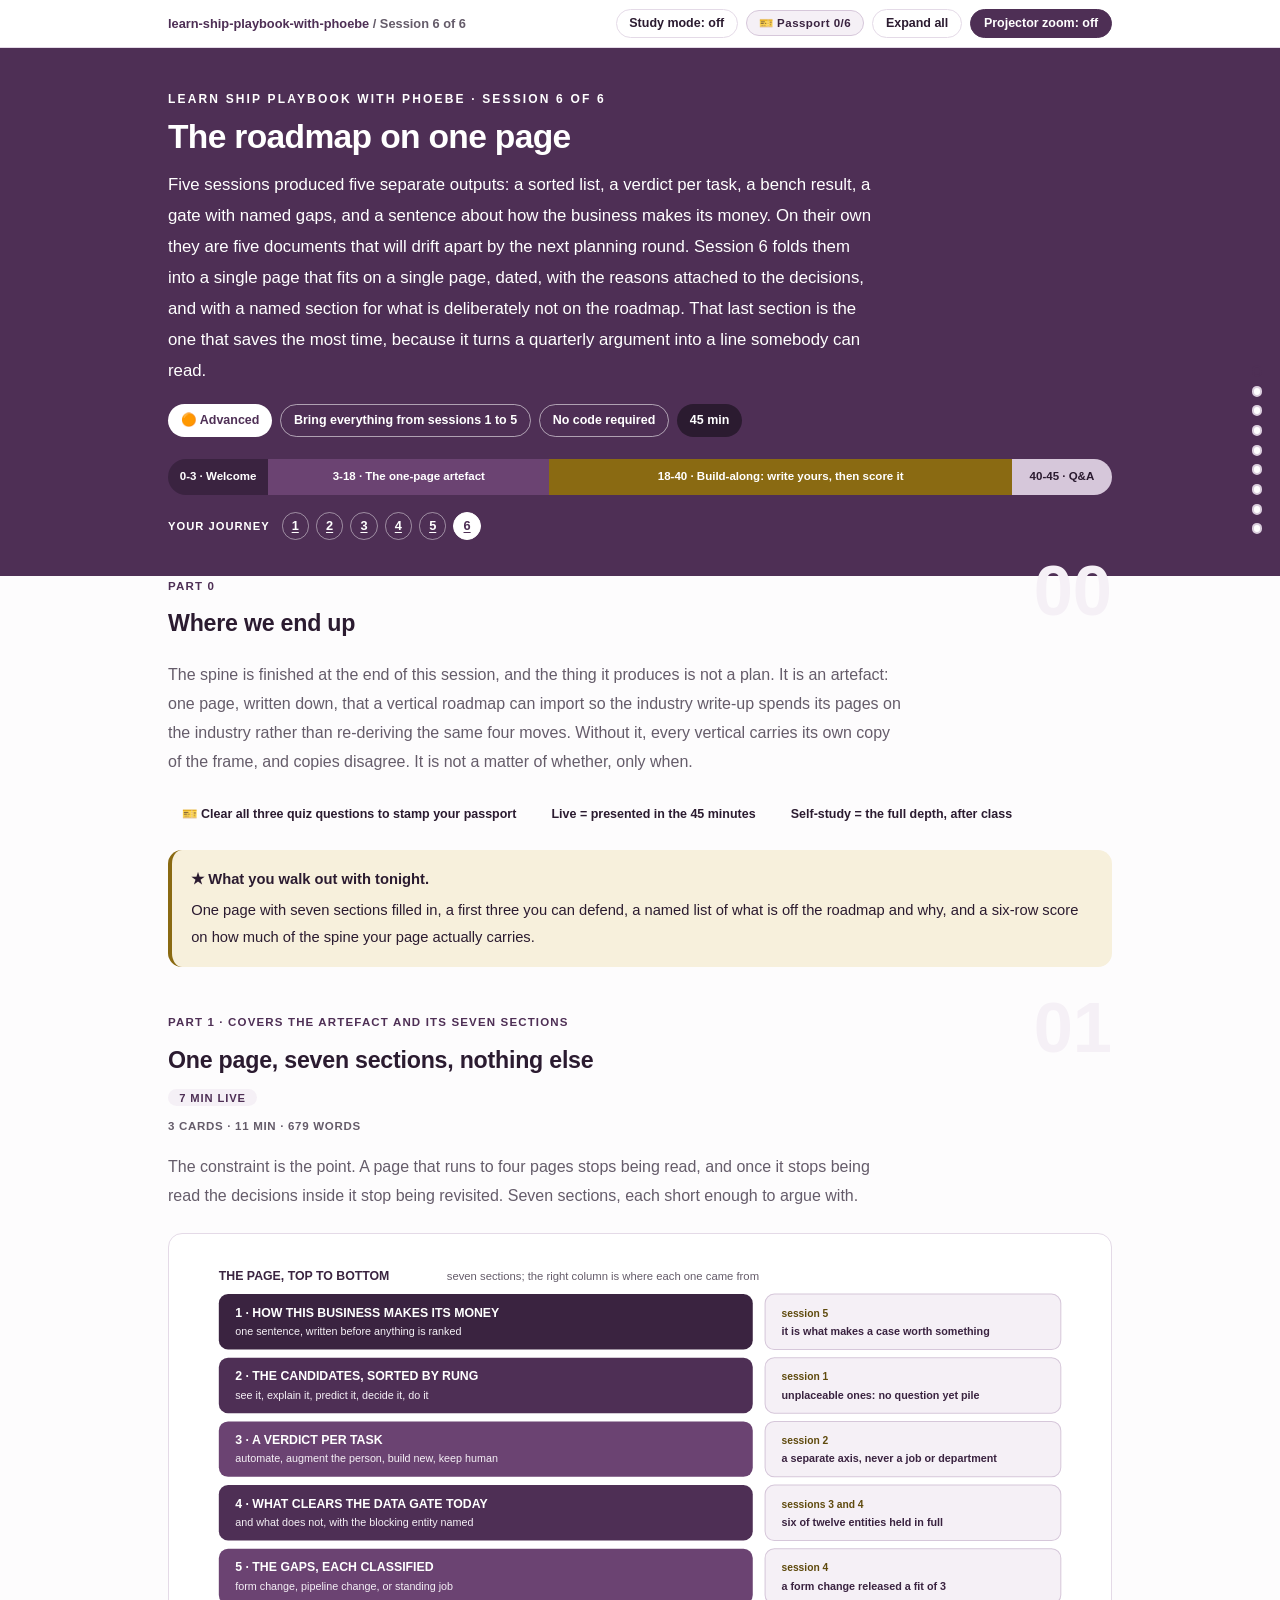
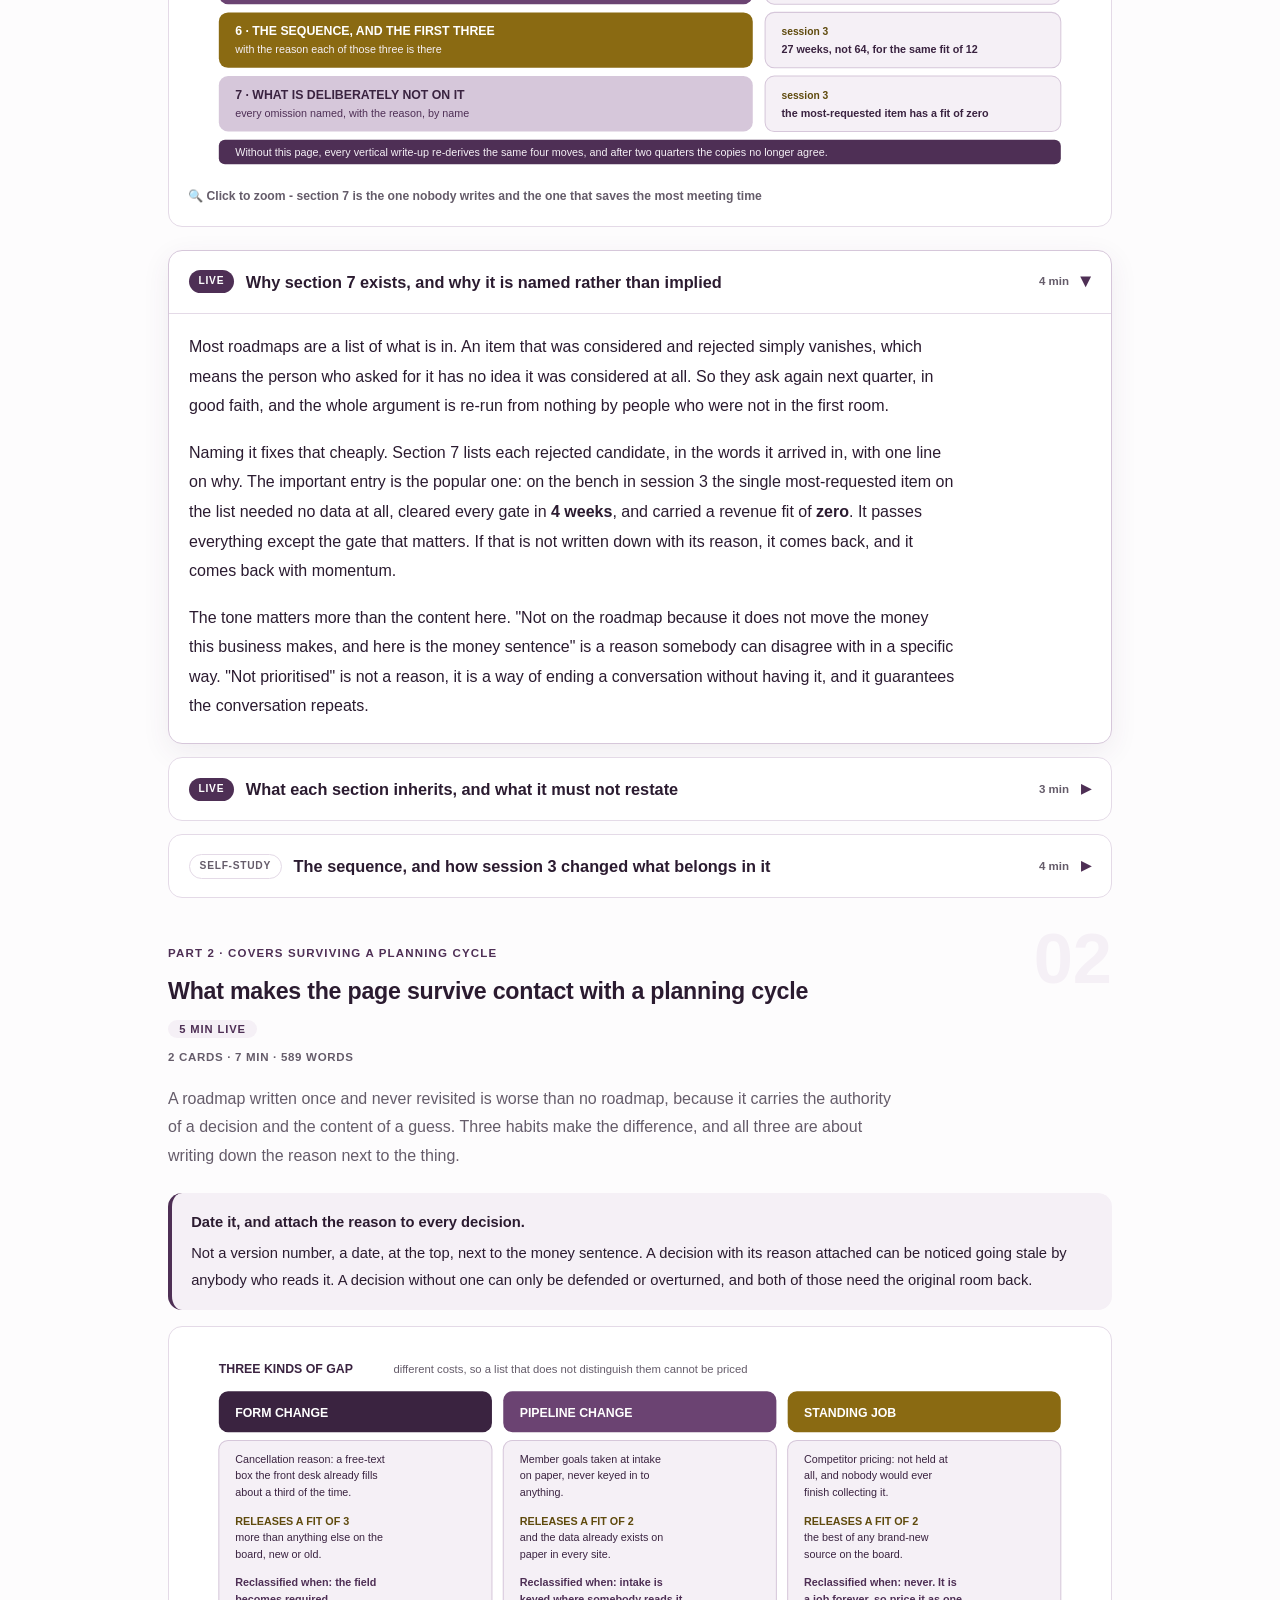
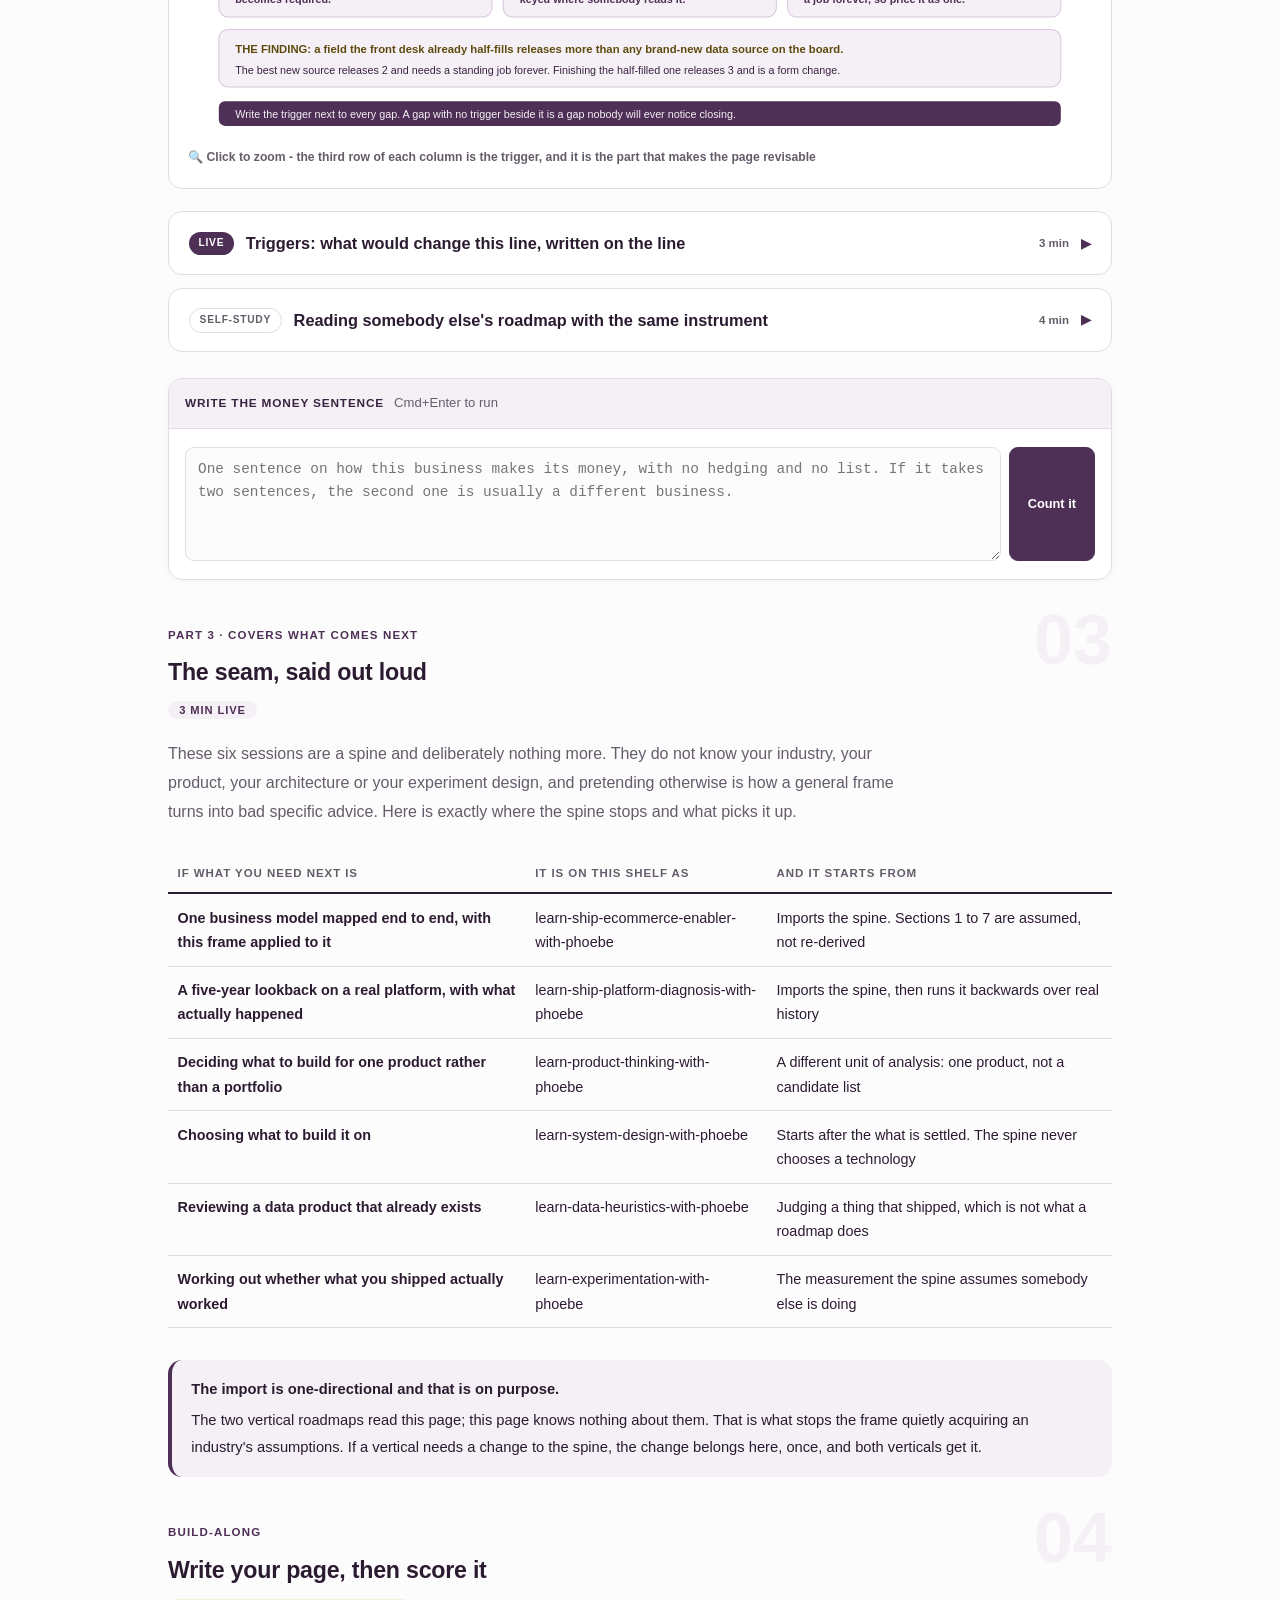
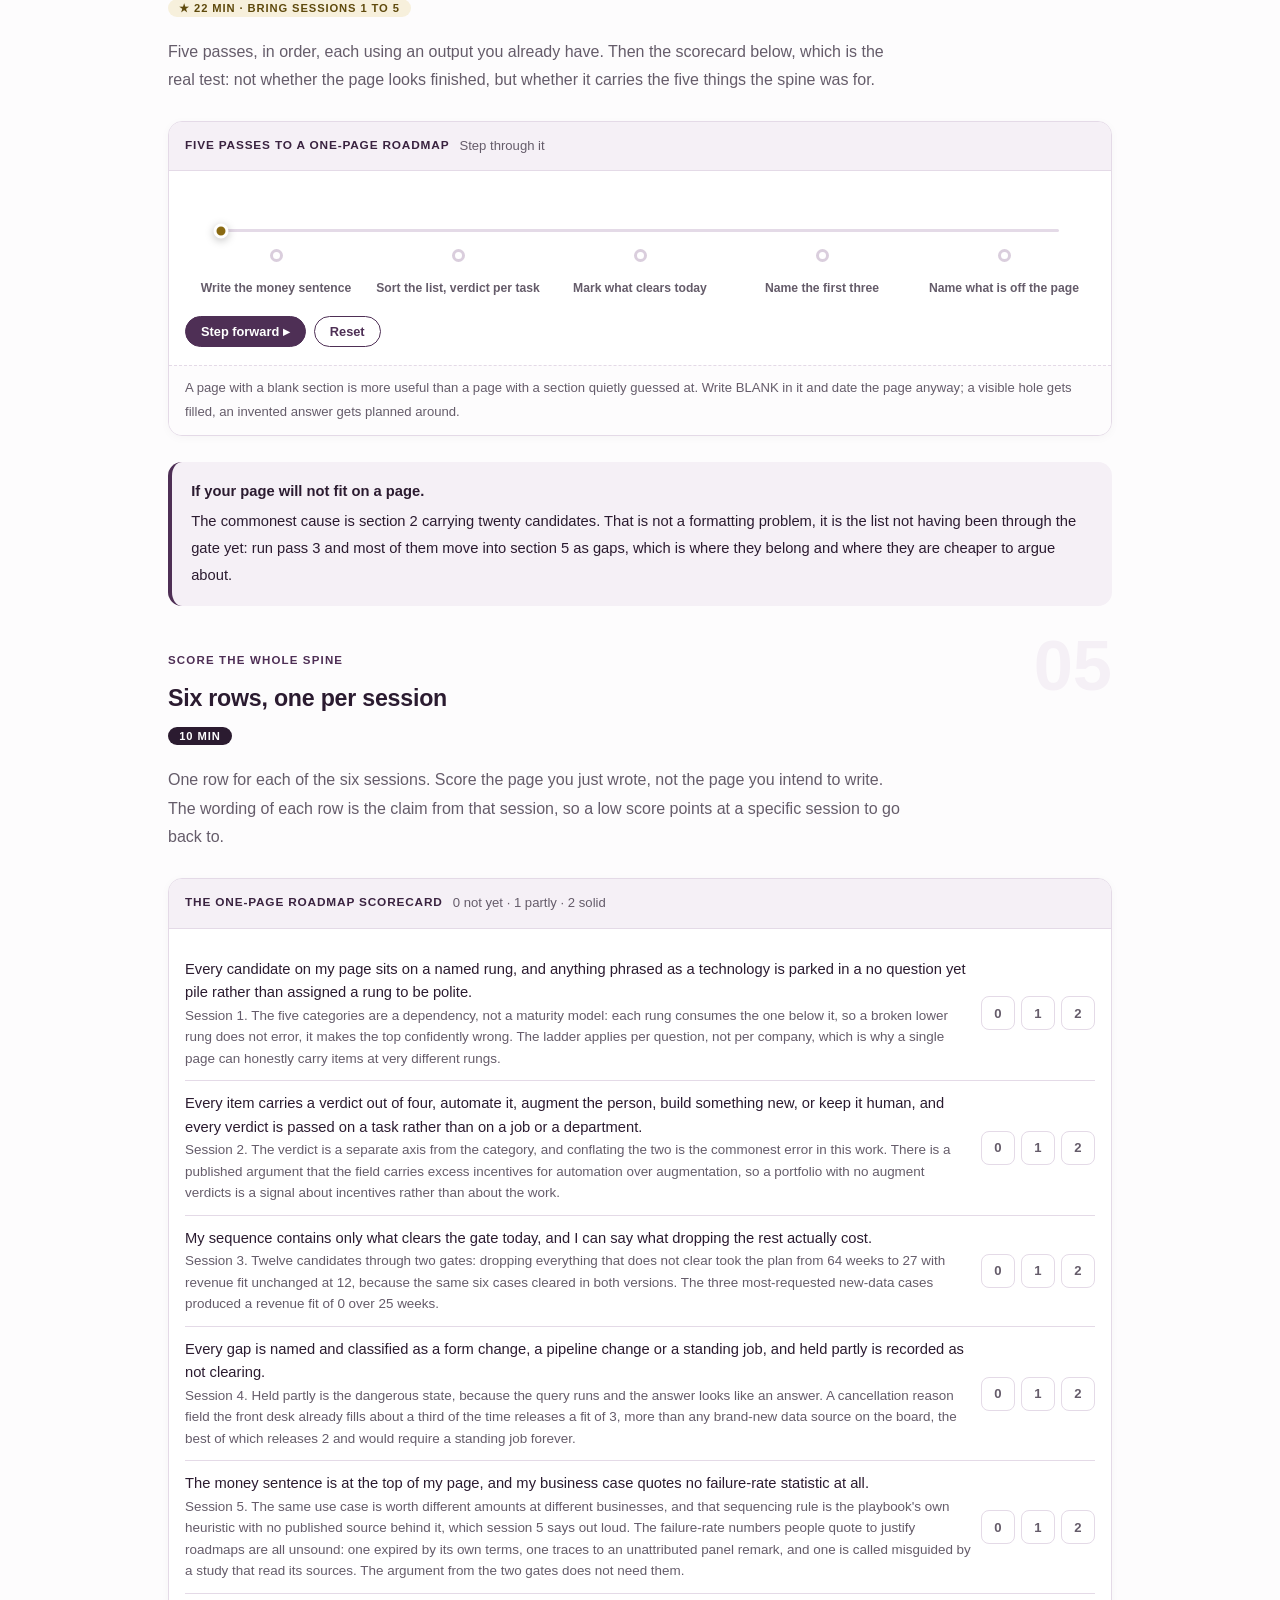
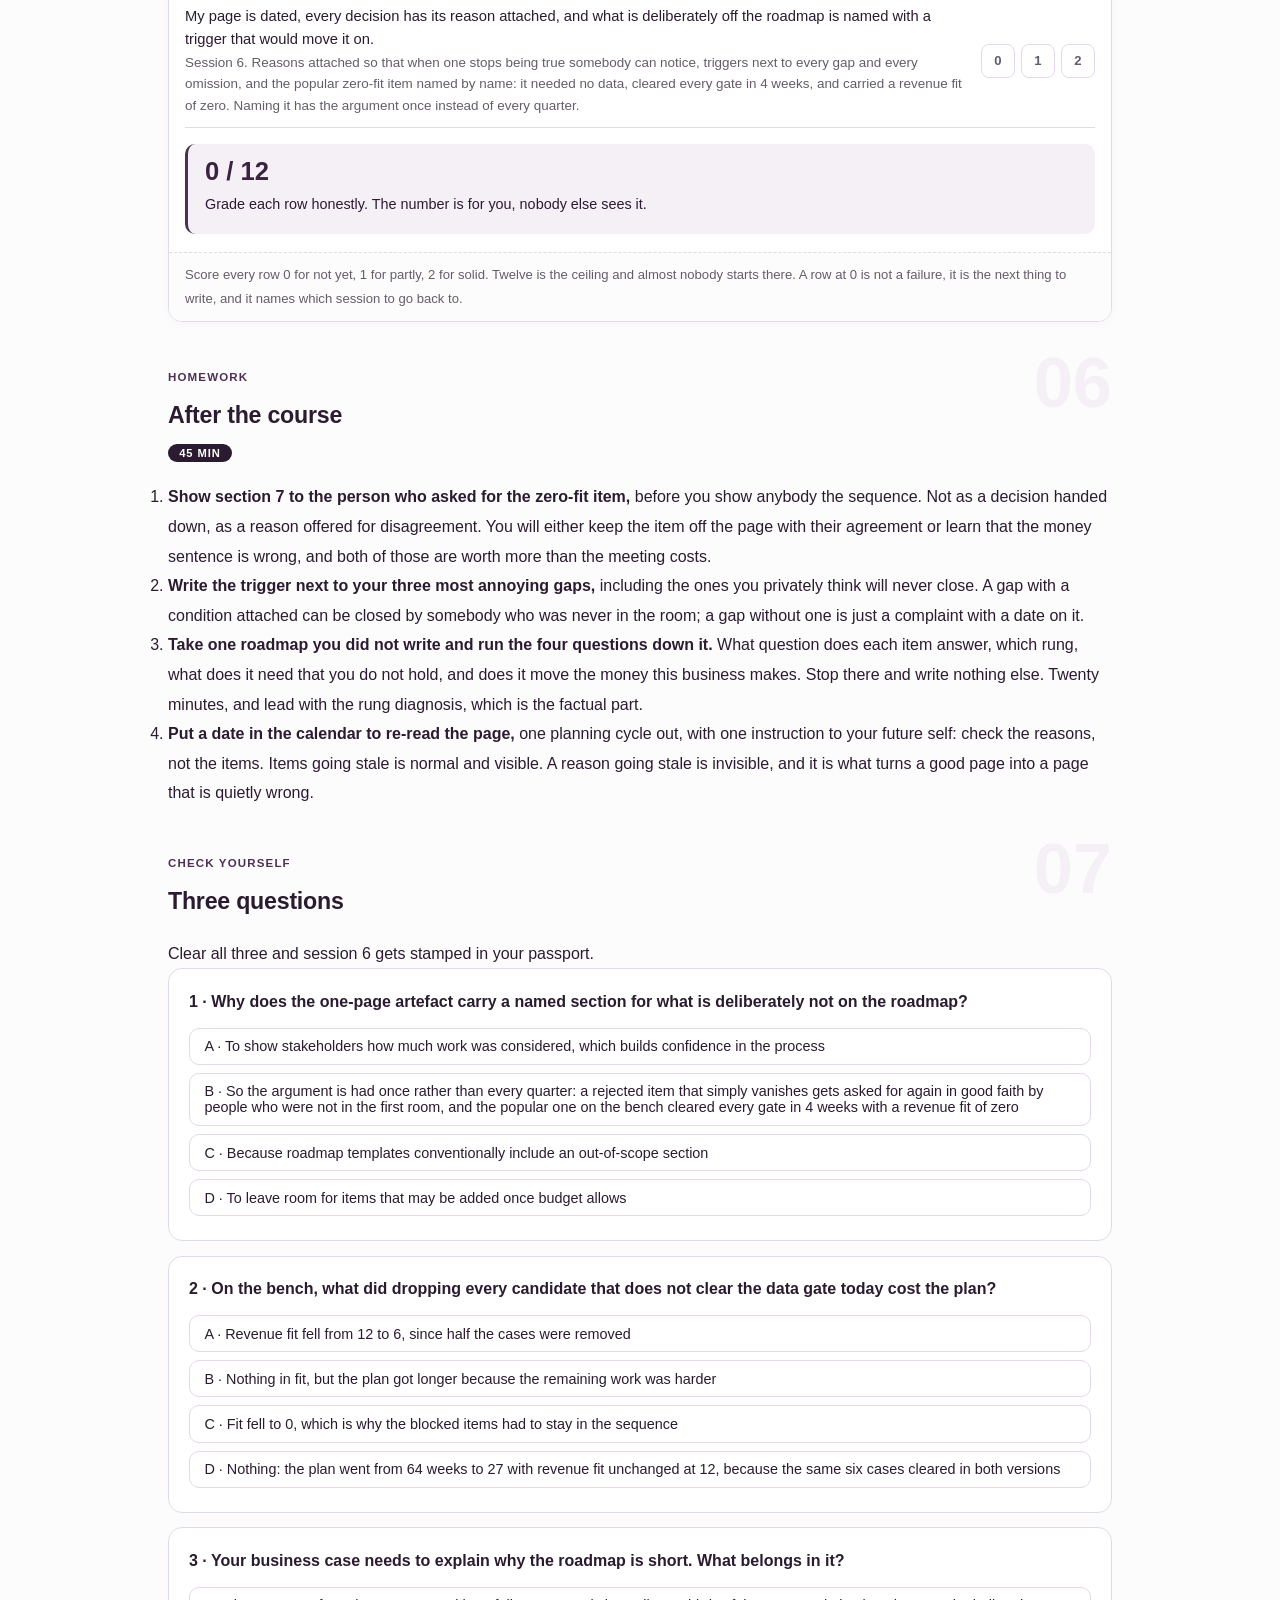
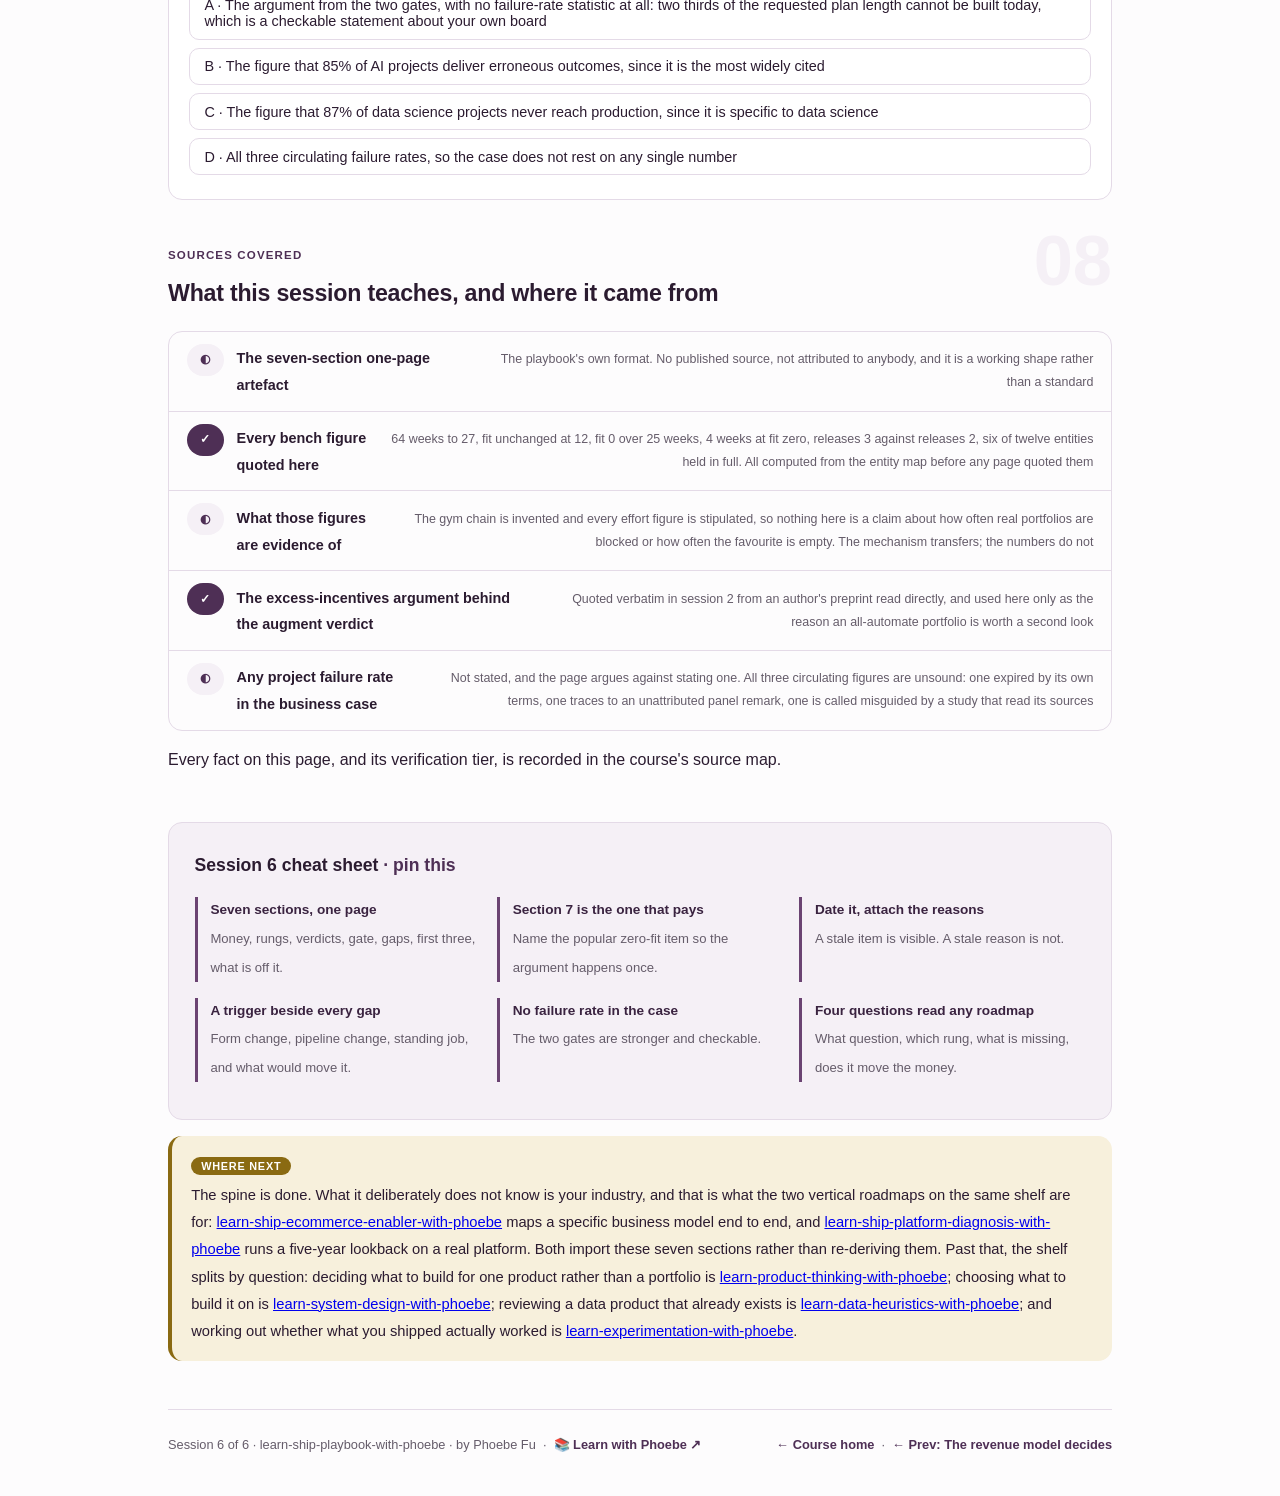
<file: courses/06-the-roadmap-on-one-page.html>
<!DOCTYPE html>
<html lang="en">
<head>
<meta charset="UTF-8">
<meta name="viewport" content="width=device-width, initial-scale=1.0">
<!-- social:start -->
<meta name="description" content="Session 6 of 6. The one-page artefact a vertical roadmap imports: money sentence, candidates by rung, a verdict per task, what clears the data gate, the named gaps, the first three, and what is deliberately not on it.">
<meta property="og:type" content="article">
<meta property="og:site_name" content="Learn with Phoebe">
<meta property="og:title" content="The roadmap on one page - learn ship playbook with phoebe">
<meta property="og:description" content="Session 6 of 6. Everything from sessions 1 to 5 on a single dated page, with the reasons attached and the popular zero-fit item named so the argument is had once.">
<meta property="og:url" content="https://phoebefu6.github.io/learn-ship-playbook-with-phoebe/courses/06-the-roadmap-on-one-page.html">
<meta property="og:image" content="https://phoebefu6.github.io/learn-ship-playbook-with-phoebe/assets/og-cover.png">
<meta property="og:image:width" content="1200">
<meta property="og:image:height" content="630">
<meta name="twitter:card" content="summary_large_image">
<meta name="twitter:title" content="The roadmap on one page - learn ship playbook with phoebe">
<meta name="twitter:description" content="Session 6 of 6. The artefact every vertical roadmap imports, plus the six-row scorecard for the whole spine.">
<meta name="twitter:image" content="https://phoebefu6.github.io/learn-ship-playbook-with-phoebe/assets/og-cover.png">
<!-- social:end -->
<title>Session 6 · The roadmap on one page - learn ship playbook with phoebe</title>
<link rel="stylesheet" href="../assets/style.css?v=22">
</head>
<body>

<div class="toolbar">
  <div class="wrap">
    <span class="crumb"><a href="../index.html">learn-ship-playbook-with-phoebe</a> / Session 6 of 6</span>
    <button class="btn" id="toggle-all" type="button">Expand all</button>
    <button class="btn primary" id="zoom-toggle" type="button">Projector zoom: off</button>
  </div>
</div>

<header class="masthead">
  <div class="wrap">
    <div class="eyebrow">Learn Ship Playbook with Phoebe · Session 6 of 6</div>
    <h1>The roadmap <span class="accent">on one page</span></h1>
    <p class="sub">Five sessions produced five separate outputs: a sorted list, a verdict per task, a bench result, a gate with named gaps, and a sentence about how the business makes its money. On their own they are five documents that will drift apart by the next planning round. Session 6 folds them into a single page that fits on a single page, dated, with the reasons attached to the decisions, and with a named section for what is deliberately not on the roadmap. That last section is the one that saves the most time, because it turns a quarterly argument into a line somebody can read.</p>
    <div class="chip-row">
      <span class="chip level">🟠 Advanced</span>
      <span class="chip audience">Bring everything from sessions 1 to 5</span>
      <span class="chip audience">No code required</span>
      <span class="chip time">45 min</span>
    </div>
    <div class="agenda">
      <span class="a1" style="flex:1">0-3 · Welcome</span>
      <span class="a2" style="flex:3">3-18 · The one-page artefact</span>
      <span class="a3" style="flex:5">18-40 · Build-along: write yours, then score it</span>
      <span class="a4" style="flex:1">40-45 · Q&amp;A</span>
    </div>
  </div>
</header>

<main class="wrap">

  <section class="section" id="intro">
    <div class="section-kicker">
      <span class="klabel">Part 0</span>
      <h2>Where we end up</h2>
    </div>
    <p class="lede">The spine is finished at the end of this session, and the thing it produces is not a plan. It is an artefact: one page, written down, that a vertical roadmap can import so the industry write-up spends its pages on the industry rather than re-deriving the same four moves. Without it, every vertical carries its own copy of the frame, and copies disagree. It is not a matter of whether, only when.</p>

    <div class="legend">
      <span class="pill">🎫 Clear all three quiz questions to stamp your passport</span>
      <span class="pill">Live = presented in the 45 minutes</span>
      <span class="pill">Self-study = the full depth, after class</span>
    </div>

    <div class="callout win">
      <p><strong>★ What you walk out with tonight.</strong> One page with seven sections filled in, a first three you can defend, a named list of what is off the roadmap and why, and a six-row score on how much of the spine your page actually carries.</p>
    </div>
  </section>

  <section class="section" id="part-1">
    <div class="section-kicker">
      <span class="klabel">Part 1 · covers the artefact and its seven sections</span>
      <h2>One page, seven sections, nothing else</h2>
      <span class="tag concept">7 min live</span>
    </div>
    <p class="lede">The constraint is the point. A page that runs to four pages stops being read, and once it stops being read the decisions inside it stop being revisited. Seven sections, each short enough to argue with.</p>

    <figure class="zoomable">
      <svg viewBox="0 0 880 508" xmlns="http://www.w3.org/2000/svg" role="img" aria-label="The one-page roadmap artefact drawn as seven stacked labelled blocks. From top to bottom: how the business makes its money, the candidates sorted by rung, a verdict per task, what clears the data gate today, the gaps each classified, the sequence and its first three, and what is deliberately not on the roadmap. The right-hand column names which earlier session each block comes from.">
        <style>
          .s6aH { font: 800 12px Inter, sans-serif; fill: #3A2340; }
          .s6aS { font: 400 11px Inter, sans-serif; fill: #655C6A; }
          .s6aT { font: 800 12px Inter, sans-serif; fill: #FFFFFF; }
          .s6aW { font: 400 10.5px Inter, sans-serif; fill: #F5F0F6; }
          .s6aD { font: 700 10.5px Inter, sans-serif; fill: #3A2340; }
          .s6aE { font: 800 12px Inter, sans-serif; fill: #3A2340; }
          .s6aF { font: 400 10.5px Inter, sans-serif; fill: #4E2F55; }
          .s6aG { font: 800 10px Inter, sans-serif; fill: #5F4A0D; }
        </style>

        <text class="s6aH" x="30" y="26">THE PAGE, TOP TO BOTTOM</text>
        <text class="s6aS" x="252" y="26">seven sections; the right column is where each one came from</text>

        <rect x="30" y="40" width="520" height="54" rx="9" fill="#3A2340"/>
        <text class="s6aT" x="46" y="62">1 · HOW THIS BUSINESS MAKES ITS MONEY</text>
        <text class="s6aW" x="46" y="80">one sentence, written before anything is ranked</text>
        <rect x="562" y="40" width="288" height="54" rx="9" fill="#F5F0F6" stroke="#D6C7DA"/>
        <text class="s6aG" x="578" y="62">session 5</text>
        <text class="s6aD" x="578" y="80">it is what makes a case worth something</text>

        <rect x="30" y="102" width="520" height="54" rx="9" fill="#4E2F55"/>
        <text class="s6aT" x="46" y="124">2 · THE CANDIDATES, SORTED BY RUNG</text>
        <text class="s6aW" x="46" y="142">see it, explain it, predict it, decide it, do it</text>
        <rect x="562" y="102" width="288" height="54" rx="9" fill="#F5F0F6" stroke="#D6C7DA"/>
        <text class="s6aG" x="578" y="124">session 1</text>
        <text class="s6aD" x="578" y="142">unplaceable ones: no question yet pile</text>

        <rect x="30" y="164" width="520" height="54" rx="9" fill="#6B4372"/>
        <text class="s6aT" x="46" y="186">3 · A VERDICT PER TASK</text>
        <text class="s6aW" x="46" y="204">automate, augment the person, build new, keep human</text>
        <rect x="562" y="164" width="288" height="54" rx="9" fill="#F5F0F6" stroke="#D6C7DA"/>
        <text class="s6aG" x="578" y="186">session 2</text>
        <text class="s6aD" x="578" y="204">a separate axis, never a job or department</text>

        <rect x="30" y="226" width="520" height="54" rx="9" fill="#4E2F55"/>
        <text class="s6aT" x="46" y="248">4 · WHAT CLEARS THE DATA GATE TODAY</text>
        <text class="s6aW" x="46" y="266">and what does not, with the blocking entity named</text>
        <rect x="562" y="226" width="288" height="54" rx="9" fill="#F5F0F6" stroke="#D6C7DA"/>
        <text class="s6aG" x="578" y="248">sessions 3 and 4</text>
        <text class="s6aD" x="578" y="266">six of twelve entities held in full</text>

        <rect x="30" y="288" width="520" height="54" rx="9" fill="#6B4372"/>
        <text class="s6aT" x="46" y="310">5 · THE GAPS, EACH CLASSIFIED</text>
        <text class="s6aW" x="46" y="328">form change, pipeline change, or standing job</text>
        <rect x="562" y="288" width="288" height="54" rx="9" fill="#F5F0F6" stroke="#D6C7DA"/>
        <text class="s6aG" x="578" y="310">session 4</text>
        <text class="s6aD" x="578" y="328">a form change released a fit of 3</text>

        <rect x="30" y="350" width="520" height="54" rx="9" fill="#8A6A12"/>
        <text class="s6aT" x="46" y="372">6 · THE SEQUENCE, AND THE FIRST THREE</text>
        <text class="s6aW" x="46" y="390">with the reason each of those three is there</text>
        <rect x="562" y="350" width="288" height="54" rx="9" fill="#F5F0F6" stroke="#D6C7DA"/>
        <text class="s6aG" x="578" y="372">session 3</text>
        <text class="s6aD" x="578" y="390">27 weeks, not 64, for the same fit of 12</text>

        <rect x="30" y="412" width="520" height="54" rx="9" fill="#D6C7DA"/>
        <text class="s6aE" x="46" y="434">7 · WHAT IS DELIBERATELY NOT ON IT</text>
        <text class="s6aF" x="46" y="452">every omission named, with the reason, by name</text>
        <rect x="562" y="412" width="288" height="54" rx="9" fill="#F5F0F6" stroke="#D6C7DA"/>
        <text class="s6aG" x="578" y="434">session 3</text>
        <text class="s6aD" x="578" y="452">the most-requested item has a fit of zero</text>

        <rect x="30" y="474" width="820" height="24" rx="6" fill="#4E2F55"/>
        <text class="s6aW" x="46" y="490">Without this page, every vertical write-up re-derives the same four moves, and after two quarters the copies no longer agree.</text>
      </svg>
      <figcaption>🔍 Click to zoom - section 7 is the one nobody writes and the one that saves the most meeting time</figcaption>
    </figure>

    <details class="card" open>
      <summary><span class="mode live">Live</span>Why section 7 exists, and why it is named rather than implied<span class="mini">4 min</span><span class="caret">▶</span></summary>
      <div class="body">
        <p>Most roadmaps are a list of what is in. An item that was considered and rejected simply vanishes, which means the person who asked for it has no idea it was considered at all. So they ask again next quarter, in good faith, and the whole argument is re-run from nothing by people who were not in the first room.</p>
        <p>Naming it fixes that cheaply. Section 7 lists each rejected candidate, in the words it arrived in, with one line on why. The important entry is the popular one: on the bench in session 3 the single most-requested item on the list needed no data at all, cleared every gate in <strong>4 weeks</strong>, and carried a revenue fit of <strong>zero</strong>. It passes everything except the gate that matters. If that is not written down with its reason, it comes back, and it comes back with momentum.</p>
        <p>The tone matters more than the content here. "Not on the roadmap because it does not move the money this business makes, and here is the money sentence" is a reason somebody can disagree with in a specific way. "Not prioritised" is not a reason, it is a way of ending a conversation without having it, and it guarantees the conversation repeats.</p>
      </div>
    </details>

    <details class="card">
      <summary><span class="mode live">Live</span>What each section inherits, and what it must not restate<span class="mini">3 min</span><span class="caret">▶</span></summary>
      <div class="body">
        <p><strong>Section 1 is one sentence.</strong> Not a business model canvas. From session 5: the same use case is worth different amounts at different businesses, so this sentence is what gives every score below it a meaning. If it takes two sentences, the second one is usually describing a different business inside the same company, and that is a finding worth its own page.</p>
        <p><strong>Sections 2 and 3 are one table, two columns.</strong> Rung and verdict. They are separate axes and putting them in one table is what stops them being conflated. A row can read "predict it / augment the person" and that combination is the normal case, not an edge case.</p>
        <p><strong>Section 4 is binary and short.</strong> Clears today, or does not, with the blocking entity named. No maybes. "Held partly" resolves to does not clear, which is the whole lesson of session 4.</p>
        <p><strong>Section 5 lists gaps, not wishes.</strong> Each one classified as a form change, a pipeline change or a standing job, because those three have wildly different costs and a list that does not distinguish them is a list nobody can price.</p>
        <p><strong>Section 6 is three items and three reasons.</strong> Not a twelve-quarter Gantt chart. Three, because that is roughly what anybody can hold, and the reasons are what make the three revisable.</p>
      </div>
    </details>

    <details class="card">
      <summary><span class="mode self">Self-study</span>The sequence, and how session 3 changed what belongs in it<span class="mini">4 min</span><span class="caret">▶</span></summary>
      <div class="body">
        <p>The instinct is to sequence everything and start at the top. The bench in session 3 put twelve candidates through the two gates and the result was blunt: dropping everything that does not clear the gate today took the plan from <strong>64 weeks to 27</strong>, with revenue fit <strong>unchanged at 12</strong>, because the same <strong>six</strong> cases cleared in both versions. Two thirds of the plan length was work that could not be built and therefore contributed nothing while still consuming the estimate.</p>
        <p>That is why section 6 only sequences what clears. The rest is not deleted, it moves into section 5 as a gap with a named blocker, which is a different kind of object: a gap is something you can choose to close, whereas a blocked item sitting in a sequence is a promise you cannot keep.</p>
        <p>The other half of the same bench is the reason section 7 has to name the popular item. The three most-requested new-data cases produced a revenue fit of <strong>0</strong> over <strong>25 weeks</strong>. Enthusiasm and revenue fit turned out to be uncorrelated on that board, and there is no reason to expect them to correlate on yours either, in either direction.</p>
        <p>One honest limit, the same one every figure on these pages carries: the gym chain is invented, every effort figure is stipulated, and none of it is a claim about how often real portfolios are blocked or how often the favourite is empty. The arithmetic is real. The chain is not. The mechanism is what transfers.</p>
      </div>
    </details>
  </section>

  <section class="section" id="part-2">
    <div class="section-kicker">
      <span class="klabel">Part 2 · covers surviving a planning cycle</span>
      <h2>What makes the page survive contact with a planning cycle</h2>
      <span class="tag concept">5 min live</span>
    </div>
    <p class="lede">A roadmap written once and never revisited is worse than no roadmap, because it carries the authority of a decision and the content of a guess. Three habits make the difference, and all three are about writing down the reason next to the thing.</p>

    <div class="callout tip">
      <p><strong>Date it, and attach the reason to every decision.</strong> Not a version number, a date, at the top, next to the money sentence. A decision with its reason attached can be noticed going stale by anybody who reads it. A decision without one can only be defended or overturned, and both of those need the original room back.</p>
    </div>

    <figure class="zoomable">
      <svg viewBox="0 0 880 380" xmlns="http://www.w3.org/2000/svg" role="img" aria-label="The three kinds of data gap side by side: form change, pipeline change, and standing job. Each column gives an example from the bench, the revenue fit it would release, and what would change its classification. A band underneath states that a field the front desk already half-fills releases more than any brand-new data source on the board.">
        <style>
          .s6bH { font: 800 12px Inter, sans-serif; fill: #3A2340; }
          .s6bS { font: 400 11px Inter, sans-serif; fill: #655C6A; }
          .s6bT { font: 800 12px Inter, sans-serif; fill: #FFFFFF; }
          .s6bW { font: 400 10.5px Inter, sans-serif; fill: #F5F0F6; }
          .s6bD { font: 400 10.5px Inter, sans-serif; fill: #3A2340; }
          .s6bB { font: 800 10.5px Inter, sans-serif; fill: #5F4A0D; }
          .s6bK { font: 700 10.5px Inter, sans-serif; fill: #4E2F55; }
          .s6bN { font: 800 11px Inter, sans-serif; fill: #5F4A0D; }
        </style>

        <text class="s6bH" x="30" y="26">THREE KINDS OF GAP</text>
        <text class="s6bS" x="200" y="26">different costs, so a list that does not distinguish them cannot be priced</text>

        <rect x="30" y="44" width="266" height="40" rx="9" fill="#3A2340"/>
        <text class="s6bT" x="46" y="69">FORM CHANGE</text>
        <rect x="307" y="44" width="266" height="40" rx="9" fill="#6B4372"/>
        <text class="s6bT" x="323" y="69">PIPELINE CHANGE</text>
        <rect x="584" y="44" width="266" height="40" rx="9" fill="#8A6A12"/>
        <text class="s6bT" x="600" y="69">STANDING JOB</text>

        <rect x="30" y="92" width="266" height="172" rx="9" fill="#F5F0F6" stroke="#D6C7DA"/>
        <text class="s6bD" x="46" y="114">Cancellation reason: a free-text</text>
        <text class="s6bD" x="46" y="130">box the front desk already fills</text>
        <text class="s6bD" x="46" y="146">about a third of the time.</text>
        <text class="s6bB" x="46" y="174">RELEASES A FIT OF 3</text>
        <text class="s6bD" x="46" y="190">more than anything else on the</text>
        <text class="s6bD" x="46" y="206">board, new or old.</text>
        <text class="s6bK" x="46" y="234">Reclassified when: the field</text>
        <text class="s6bK" x="46" y="250">becomes required.</text>

        <rect x="307" y="92" width="266" height="172" rx="9" fill="#F5F0F6" stroke="#D6C7DA"/>
        <text class="s6bD" x="323" y="114">Member goals taken at intake</text>
        <text class="s6bD" x="323" y="130">on paper, never keyed in to</text>
        <text class="s6bD" x="323" y="146">anything.</text>
        <text class="s6bB" x="323" y="174">RELEASES A FIT OF 2</text>
        <text class="s6bD" x="323" y="190">and the data already exists on</text>
        <text class="s6bD" x="323" y="206">paper in every site.</text>
        <text class="s6bK" x="323" y="234">Reclassified when: intake is</text>
        <text class="s6bK" x="323" y="250">keyed where somebody reads it.</text>

        <rect x="584" y="92" width="266" height="172" rx="9" fill="#F5F0F6" stroke="#D6C7DA"/>
        <text class="s6bD" x="600" y="114">Competitor pricing: not held at</text>
        <text class="s6bD" x="600" y="130">all, and nobody would ever</text>
        <text class="s6bD" x="600" y="146">finish collecting it.</text>
        <text class="s6bB" x="600" y="174">RELEASES A FIT OF 2</text>
        <text class="s6bD" x="600" y="190">the best of any brand-new</text>
        <text class="s6bD" x="600" y="206">source on the board.</text>
        <text class="s6bK" x="600" y="234">Reclassified when: never. It is</text>
        <text class="s6bK" x="600" y="250">a job forever, so price it as one.</text>

        <rect x="30" y="276" width="820" height="56" rx="9" fill="#F5F0F6" stroke="#D6C7DA"/>
        <text class="s6bN" x="46" y="299">THE FINDING: a field the front desk already half-fills releases more than any brand-new data source on the board.</text>
        <text class="s6bD" x="46" y="319">The best new source releases 2 and needs a standing job forever. Finishing the half-filled one releases 3 and is a form change.</text>

        <rect x="30" y="346" width="820" height="24" rx="6" fill="#4E2F55"/>
        <text class="s6bW" x="46" y="362">Write the trigger next to every gap. A gap with no trigger beside it is a gap nobody will ever notice closing.</text>
      </svg>
      <figcaption>🔍 Click to zoom - the third row of each column is the trigger, and it is the part that makes the page revisable</figcaption>
    </figure>

    <details class="card">
      <summary><span class="mode live">Live</span>Triggers: what would change this line, written on the line<span class="mini">3 min</span><span class="caret">▶</span></summary>
      <div class="body">
        <p><strong>Next to every gap, what would change its classification.</strong> A standing job that somebody finds a feed for becomes a pipeline change. A pipeline change with a screen already in the build queue becomes a form change. Writing the trigger turns a gap from a permanent complaint into something with a condition attached, and conditions can be met by people who were never in the planning meeting.</p>
        <p><strong>Next to every off-the-roadmap item, what would move it on.</strong> Usually one of two things: the money sentence changes, or a gate it failed gets cleared by work done for another reason. For the zero-fit favourite, the honest trigger is the first kind. It is not "we will get to it", it is "if the business starts making money in a way this item touches, it moves, and here is the sentence it would have to change".</p>
        <p><strong>And the discipline from session 5: do not quote a failure-rate statistic in the business case.</strong> Not one of the three circulating numbers survives inspection. One expired by its own stated terms, one traces back to an unattributed remark on a conference panel, and one is called misguided by a study that went and read its sources. The temptation is real, because a scary percentage makes a slide land. Resist it, because the case does not need it: the argument from the two gates is that two thirds of the plan length cannot be built at all, and that is a statement about your own board that anybody in the room can check.</p>
      </div>
    </details>

    <details class="card">
      <summary><span class="mode self">Self-study</span>Reading somebody else's roadmap with the same instrument<span class="mini">4 min</span><span class="caret">▶</span></summary>
      <div class="body">
        <p>The four moves work in reverse. Handed a roadmap you did not write, from a vendor, a consultancy, a previous post-holder or another division, run four questions down the items and stop. It takes about twenty minutes and it needs no access to anybody's systems.</p>
        <p><strong>What question does this item answer?</strong> Items that name a technology and a location answer none. From session 1, those belong in a "no question yet" pile rather than being assigned a rung to be polite, and on a document you have inherited that pile is usually the largest column. That is a finding about the document, not about you.</p>
        <p><strong>Which rung is it on?</strong> Then look at the rung below it and ask whether that one is trusted here. A skipped rung does not error, it ships and becomes confidently wrong, so an inherited roadmap with three rung-four items and a contested rung-one metric is a specific, sayable diagnosis.</p>
        <p><strong>What does it need that we do not hold?</strong> The fastest of the four. Most inherited roadmaps were written without anybody checking the entity list, and "held partly" is the state that kills, because the query runs and the answer looks like an answer.</p>
        <p><strong>Does it move the money this business makes?</strong> Last, because it is the one that requires the money sentence. This is where a plan built for a business with a different revenue model shows itself, which is the normal case for anything arriving from outside and is nobody's bad faith.</p>
        <p>Two notes on manners. Running this on somebody else's document produces a lot of findings fast, and delivering all of them is a way of being right and useless. Lead with the rung diagnosis and the entity gaps, which are factual. And keep the verdict axis out of the first conversation entirely: from session 2, a verdict is passed on a task, never on a job or a department, and an inherited roadmap almost always states things at the level of a department.</p>
      </div>
    </details>

    <div class="tryrow" data-fn="wordcount" data-multiline="1" data-title="Write the money sentence" data-hint="One sentence on how this business makes its money, with no hedging and no list. If it takes two sentences, the second one is usually a different business." data-seed="" data-cta="Count it"></div>
  </section>

  <section class="section" id="part-3">
    <div class="section-kicker">
      <span class="klabel">Part 3 · covers what comes next</span>
      <h2>The seam, said out loud</h2>
      <span class="tag concept">3 min live</span>
    </div>
    <p class="lede">These six sessions are a spine and deliberately nothing more. They do not know your industry, your product, your architecture or your experiment design, and pretending otherwise is how a general frame turns into bad specific advice. Here is exactly where the spine stops and what picks it up.</p>

    <table class="clean">
      <tr><th>If what you need next is</th><th>It is on this shelf as</th><th>And it starts from</th></tr>
      <tr><td>One business model mapped end to end, with this frame applied to it</td><td><span class="mono">learn-ship-ecommerce-enabler-with-phoebe</span></td><td>Imports the spine. Sections 1 to 7 are assumed, not re-derived</td></tr>
      <tr><td>A five-year lookback on a real platform, with what actually happened</td><td><span class="mono">learn-ship-platform-diagnosis-with-phoebe</span></td><td>Imports the spine, then runs it backwards over real history</td></tr>
      <tr><td>Deciding what to build for one product rather than a portfolio</td><td><span class="mono">learn-product-thinking-with-phoebe</span></td><td>A different unit of analysis: one product, not a candidate list</td></tr>
      <tr><td>Choosing what to build it on</td><td><span class="mono">learn-system-design-with-phoebe</span></td><td>Starts after the what is settled. The spine never chooses a technology</td></tr>
      <tr><td>Reviewing a data product that already exists</td><td><span class="mono">learn-data-heuristics-with-phoebe</span></td><td>Judging a thing that shipped, which is not what a roadmap does</td></tr>
      <tr><td>Working out whether what you shipped actually worked</td><td><span class="mono">learn-experimentation-with-phoebe</span></td><td>The measurement the spine assumes somebody else is doing</td></tr>
    </table>

    <div class="callout tip">
      <p><strong>The import is one-directional and that is on purpose.</strong> The two vertical roadmaps read this page; this page knows nothing about them. That is what stops the frame quietly acquiring an industry's assumptions. If a vertical needs a change to the spine, the change belongs here, once, and both verticals get it.</p>
    </div>
  </section>

  <section class="section" id="demo-1">
    <div class="section-kicker">
      <span class="klabel">Build-along</span>
      <h2>Write your page, then score it</h2>
      <span class="tag demo">★ 22 min · bring sessions 1 to 5</span>
    </div>
    <p class="lede">Five passes, in order, each using an output you already have. Then the scorecard below, which is the real test: not whether the page looks finished, but whether it carries the five things the spine was for.</p>

    <div class="tick" data-stages="Write the money sentence|Sort the list, verdict per task|Mark what clears today|Name the first three|Name what is off the page" data-title="Five passes to a one-page roadmap" data-foot="A page with a blank section is more useful than a page with a section quietly guessed at. Write BLANK in it and date the page anyway; a visible hole gets filled, an invented answer gets planned around.">
      <p class="tick-note" data-stage="0"><b>Write the money sentence at the top, then date the page.</b> One sentence on how this business makes its money, from session 5. Everything below is scored against it, so if it is wrong or vague nothing below means anything. The date is not decoration: it is what lets somebody in nine months know whether the reasons on the page were written before or after the thing that changed.</p>
      <p class="tick-note" data-stage="1"><b>Write the sorted list with a verdict against each task.</b> Rung from session 1, verdict from session 2, one table, two columns, so the two axes cannot be conflated. Pass the verdict on a task, never on a job or a department. Then count your augment verdicts: if there are none, that is worth a second look, because there is a published argument that the field carries excess incentives for automation over augmentation, so a portfolio with no augment verdicts is a signal about incentives rather than about the work.</p>
      <p class="tick-note" data-stage="2"><b>Split the list into clears the gate today and does not, with the gap kinds.</b> From sessions 3 and 4. Held partly resolves to does not clear, because that is the dangerous state: the query runs and the answer looks like an answer. For every blocked item, name the entity and classify the gap as a form change, a pipeline change or a standing job. On the bench, six of twelve entities were held in full, and the half-filled field was worth more than any new source.</p>
      <p class="tick-note" data-stage="3"><b>Write the first three, and the reason each of the three is there.</b> Only from what clears today. Three, not twelve. The reasons are what make the three revisable later, and they are the thing you will be asked for first. Remember what dropping the blocked items cost on the bench: the plan went from 64 weeks to 27 and the revenue fit stayed at 12, because the same six cases cleared either way.</p>
      <p class="tick-note" data-stage="4"><b>Write what is deliberately off the roadmap, with what would move each item on, then score the card.</b> Name the popular one explicitly. On the bench the most-requested item needed no data, cleared every gate in 4 weeks, and carried a revenue fit of zero. Next to each omission, the trigger that would move it on. Then take the six-row scorecard below and be harsh, because a 0 is the next thing to write rather than a mark against you.</p>
    </div>

    <div class="callout tip">
      <p><strong>If your page will not fit on a page.</strong> The commonest cause is section 2 carrying twenty candidates. That is not a formatting problem, it is the list not having been through the gate yet: run pass 3 and most of them move into section 5 as gaps, which is where they belong and where they are cheaper to argue about.</p>
    </div>
  </section>

  <section class="section" id="scorecard-sec">
    <div class="section-kicker">
      <span class="klabel">Score the whole spine</span>
      <h2>Six rows, one per session</h2>
      <span class="tag exercise">10 min</span>
    </div>
    <p class="lede">One row for each of the six sessions. Score the page you just wrote, not the page you intend to write. The wording of each row is the claim from that session, so a low score points at a specific session to go back to.</p>

    <div class="scorecard" data-title="The one-page roadmap scorecard" data-foot="Score every row 0 for not yet, 1 for partly, 2 for solid. Twelve is the ceiling and almost nobody starts there. A row at 0 is not a failure, it is the next thing to write, and it names which session to go back to.">
      <div class="sc-row"><div class="sc-q">Every candidate on my page sits on a named rung, and anything phrased as a technology is parked in a no question yet pile rather than assigned a rung to be polite. <em>Session 1. The five categories are a dependency, not a maturity model: each rung consumes the one below it, so a broken lower rung does not error, it makes the top confidently wrong. The ladder applies per question, not per company, which is why a single page can honestly carry items at very different rungs.</em></div></div>
      <div class="sc-row"><div class="sc-q">Every item carries a verdict out of four, automate it, augment the person, build something new, or keep it human, and every verdict is passed on a task rather than on a job or a department. <em>Session 2. The verdict is a separate axis from the category, and conflating the two is the commonest error in this work. There is a published argument that the field carries excess incentives for automation over augmentation, so a portfolio with no augment verdicts is a signal about incentives rather than about the work.</em></div></div>
      <div class="sc-row"><div class="sc-q">My sequence contains only what clears the gate today, and I can say what dropping the rest actually cost. <em>Session 3. Twelve candidates through two gates: dropping everything that does not clear took the plan from 64 weeks to 27 with revenue fit unchanged at 12, because the same six cases cleared in both versions. The three most-requested new-data cases produced a revenue fit of 0 over 25 weeks.</em></div></div>
      <div class="sc-row"><div class="sc-q">Every gap is named and classified as a form change, a pipeline change or a standing job, and held partly is recorded as not clearing. <em>Session 4. Held partly is the dangerous state, because the query runs and the answer looks like an answer. A cancellation reason field the front desk already fills about a third of the time releases a fit of 3, more than any brand-new data source on the board, the best of which releases 2 and would require a standing job forever.</em></div></div>
      <div class="sc-row"><div class="sc-q">The money sentence is at the top of my page, and my business case quotes no failure-rate statistic at all. <em>Session 5. The same use case is worth different amounts at different businesses, and that sequencing rule is the playbook's own heuristic with no published source behind it, which session 5 says out loud. The failure-rate numbers people quote to justify roadmaps are all unsound: one expired by its own terms, one traces to an unattributed panel remark, and one is called misguided by a study that read its sources. The argument from the two gates does not need them.</em></div></div>
      <div class="sc-row"><div class="sc-q">My page is dated, every decision has its reason attached, and what is deliberately off the roadmap is named with a trigger that would move it on. <em>Session 6. Reasons attached so that when one stops being true somebody can notice, triggers next to every gap and every omission, and the popular zero-fit item named by name: it needed no data, cleared every gate in 4 weeks, and carried a revenue fit of zero. Naming it has the argument once instead of every quarter.</em></div></div>
    </div>
  </section>

  <section class="section" id="exercise">
    <div class="section-kicker">
      <span class="klabel">Homework</span>
      <h2>After the course</h2>
      <span class="tag exercise">45 min</span>
    </div>
    <ol>
      <li><strong>Show section 7 to the person who asked for the zero-fit item,</strong> before you show anybody the sequence. Not as a decision handed down, as a reason offered for disagreement. You will either keep the item off the page with their agreement or learn that the money sentence is wrong, and both of those are worth more than the meeting costs.</li>
      <li><strong>Write the trigger next to your three most annoying gaps,</strong> including the ones you privately think will never close. A gap with a condition attached can be closed by somebody who was never in the room; a gap without one is just a complaint with a date on it.</li>
      <li><strong>Take one roadmap you did not write and run the four questions down it.</strong> What question does each item answer, which rung, what does it need that you do not hold, and does it move the money this business makes. Stop there and write nothing else. Twenty minutes, and lead with the rung diagnosis, which is the factual part.</li>
      <li><strong>Put a date in the calendar to re-read the page,</strong> one planning cycle out, with one instruction to your future self: check the reasons, not the items. Items going stale is normal and visible. A reason going stale is invisible, and it is what turns a good page into a page that is quietly wrong.</li>
    </ol>
  </section>

  <section class="section" id="quiz">
    <div class="section-kicker">
      <span class="klabel">Check yourself</span>
      <h2>Three questions</h2>
    </div>
    <p>Clear all three and session 6 gets stamped in your passport.</p>

    <div class="quiz-q" data-answer="1">
      <p class="qtext">1 · Why does the one-page artefact carry a named section for what is deliberately not on the roadmap?</p>
      <button class="qopt" type="button">A · To show stakeholders how much work was considered, which builds confidence in the process</button>
      <button class="qopt" type="button">B · So the argument is had once rather than every quarter: a rejected item that simply vanishes gets asked for again in good faith by people who were not in the first room, and the popular one on the bench cleared every gate in 4 weeks with a revenue fit of zero</button>
      <button class="qopt" type="button">C · Because roadmap templates conventionally include an out-of-scope section</button>
      <button class="qopt" type="button">D · To leave room for items that may be added once budget allows</button>
      <p class="qwhy">The entry that earns the section is the popular one. It passes everything except the gate that matters, so without a written reason it returns with momentum. D is close but wrong in a specific way: it frames omission as deferral, which is exactly the "not prioritised" non-reason that guarantees the conversation repeats.</p>
    </div>

    <div class="quiz-q" data-answer="3">
      <p class="qtext">2 · On the bench, what did dropping every candidate that does not clear the data gate today cost the plan?</p>
      <button class="qopt" type="button">A · Revenue fit fell from 12 to 6, since half the cases were removed</button>
      <button class="qopt" type="button">B · Nothing in fit, but the plan got longer because the remaining work was harder</button>
      <button class="qopt" type="button">C · Fit fell to 0, which is why the blocked items had to stay in the sequence</button>
      <button class="qopt" type="button">D · Nothing: the plan went from 64 weeks to 27 with revenue fit unchanged at 12, because the same six cases cleared in both versions</button>
      <p class="qwhy">Work that cannot be built contributes no fit while still consuming the estimate, so two thirds of the plan length was carrying nothing. Those items are not deleted, they move into the gaps section with a named blocker, which is a different kind of object: a gap you can choose to close rather than a promise you cannot keep. C is the answer that comes from confusing this row with the separate finding that the three most-requested new-data cases produced a fit of 0 over 25 weeks.</p>
    </div>

    <div class="quiz-q" data-answer="0">
      <p class="qtext">3 · Your business case needs to explain why the roadmap is short. What belongs in it?</p>
      <button class="qopt" type="button">A · The argument from the two gates, with no failure-rate statistic at all: two thirds of the requested plan length cannot be built today, which is a checkable statement about your own board</button>
      <button class="qopt" type="button">B · The figure that 85% of AI projects deliver erroneous outcomes, since it is the most widely cited</button>
      <button class="qopt" type="button">C · The figure that 87% of data science projects never reach production, since it is specific to data science</button>
      <button class="qopt" type="button">D · All three circulating failure rates, so the case does not rest on any single number</button>
      <p class="qwhy">None of the three survives inspection: one expired by its own stated terms, one traces to an unattributed remark on a conference panel, and one is called misguided by a study that read its sources. Quoting three unsound numbers is not triangulation, it is three times the exposure. The gate argument is stronger anyway, because it is about your board and anybody in the room can check it.</p>
    </div>

    <p class="quiz-score"></p>
  </section>

  <section class="section" id="official">
    <div class="section-kicker">
      <span class="klabel">Sources covered</span>
      <h2>What this session teaches, and where it came from</h2>
    </div>
    <div class="covered">
      <div class="covered-row"><span class="status pill light">◐</span><span class="name">The seven-section one-page artefact</span><span class="note">The playbook's own format. No published source, not attributed to anybody, and it is a working shape rather than a standard</span></div>
      <div class="covered-row"><span class="status pill solid">✓</span><span class="name">Every bench figure quoted here</span><span class="note">64 weeks to 27, fit unchanged at 12, fit 0 over 25 weeks, 4 weeks at fit zero, releases 3 against releases 2, six of twelve entities held in full. All computed from the entity map before any page quoted them</span></div>
      <div class="covered-row"><span class="status pill light">◐</span><span class="name">What those figures are evidence of</span><span class="note">The gym chain is invented and every effort figure is stipulated, so nothing here is a claim about how often real portfolios are blocked or how often the favourite is empty. The mechanism transfers; the numbers do not</span></div>
      <div class="covered-row"><span class="status pill solid">✓</span><span class="name">The excess-incentives argument behind the augment verdict</span><span class="note">Quoted verbatim in session 2 from an author's preprint read directly, and used here only as the reason an all-automate portfolio is worth a second look</span></div>
      <div class="covered-row"><span class="status pill light">◐</span><span class="name">Any project failure rate in the business case</span><span class="note">Not stated, and the page argues against stating one. All three circulating figures are unsound: one expired by its own terms, one traces to an unattributed panel remark, one is called misguided by a study that read its sources</span></div>
    </div>
    <p class="mono" style="margin-top:14px">Every fact on this page, and its verification tier, is recorded in the course's source map.</p>
  </section>

  <section class="cheat" id="cheatsheet">
    <h3>Session 6 cheat sheet <span>· pin this</span></h3>
    <div class="grid-2">
      <div class="cheat-item"><b>Seven sections, one page</b><span>Money, rungs, verdicts, gate, gaps, first three, what is off it.</span></div>
      <div class="cheat-item"><b>Section 7 is the one that pays</b><span>Name the popular zero-fit item so the argument happens once.</span></div>
      <div class="cheat-item"><b>Date it, attach the reasons</b><span>A stale item is visible. A stale reason is not.</span></div>
      <div class="cheat-item"><b>A trigger beside every gap</b><span>Form change, pipeline change, standing job, and what would move it.</span></div>
      <div class="cheat-item"><b>No failure rate in the case</b><span>The two gates are stronger and checkable.</span></div>
      <div class="cheat-item"><b>Four questions read any roadmap</b><span>What question, which rung, what is missing, does it move the money.</span></div>
    </div>
  </section>

  <div class="callout next">
    <span class="nx-pill">Where next</span>
    <p>The spine is done. What it deliberately does not know is your industry, and that is what the two vertical roadmaps on the same shelf are for: <a href="https://phoebefu6.github.io/learn-ship-ecommerce-enabler-with-phoebe/">learn-ship-ecommerce-enabler-with-phoebe</a> maps a specific business model end to end, and <a href="https://phoebefu6.github.io/learn-ship-platform-diagnosis-with-phoebe/">learn-ship-platform-diagnosis-with-phoebe</a> runs a five-year lookback on a real platform. Both import these seven sections rather than re-deriving them. Past that, the shelf splits by question: deciding what to build for one product rather than a portfolio is <a href="https://phoebefu6.github.io/learn-product-thinking-with-phoebe/">learn-product-thinking-with-phoebe</a>; choosing what to build it on is <a href="https://phoebefu6.github.io/learn-system-design-with-phoebe/">learn-system-design-with-phoebe</a>; reviewing a data product that already exists is <a href="https://phoebefu6.github.io/learn-data-heuristics-with-phoebe/">learn-data-heuristics-with-phoebe</a>; and working out whether what you shipped actually worked is <a href="https://phoebefu6.github.io/learn-experimentation-with-phoebe/">learn-experimentation-with-phoebe</a>.</p>
  </div>

  <footer class="pagefoot">
    <span>Session 6 of 6 · learn-ship-playbook-with-phoebe · by Phoebe Fu &nbsp;·&nbsp; 📚 <a href="https://phoebefu6.github.io/learn-with-phoebe/">Learn with Phoebe ↗</a></span>
    <span><a href="../index.html">← Course home</a> &nbsp;·&nbsp; <a href="05-the-revenue-model-decides.html">← Prev: The revenue model decides</a></span>
  </footer>

</main>

<script src="../assets/app.js?v=20"></script>
</body>
</html>
</file>
<file: assets/style.css>
/* learn-data-thinking-with-phoebe - editorial bold design system
   Accent: spruce #4E2F55 · Ink deep spruce #3A2340 · Flagship: burnt orange #8A6A12
   (CSS var names still read --indigo/--amber; they hold spruce and burnt orange.)
   NOTE: this is the PAGE chrome. The bench palette inside map-live.js is separate. */

:root {
  --indigo: #4E2F55;
  --indigo-deep: #3A2340;
  --indigo-mid: #6B4372;
  --indigo-soft: #D6C7DA;
  --indigo-50: #F5F0F6;
  --ink: #2B1B30;
  --muted: #655C6A;
  --faint: #DACEDD;
  --hairline: #E4DAE7;
  --clay: #8A6A12;
  --clay-ink: #5F4A0D;
  --amber: #8A6A12;
  --amber-ink: #5F4A0D;
  --amber-50: #F7F0DC;
  --paper: #FDFCFD;
  --code-bg: #F5F0F6;
  --code-ink: #2B1B30;
  --scrim-rgb: 43,27,48;
  --shadow-rgb: 78,47,85;
  --radius: 14px;
}

* { margin: 0; padding: 0; box-sizing: border-box; }

html { font-size: 16px; scroll-behavior: smooth; }
html.zoom-125 { font-size: 20px; }
html.zoom-150 { font-size: 24px; }

body {
  font-family: "Inter", -apple-system, BlinkMacSystemFont, "Segoe UI", Roboto, sans-serif;
  background: var(--paper);
  color: var(--ink);
  line-height: 1.85;
  font-feature-settings: "tnum";
}

.wrap { max-width: 62rem; margin: 0 auto; padding: 0 1.5rem; }

/* ---------- header band ---------- */
.masthead {
  background: var(--indigo);
  color: #fff;
  padding: 2.5rem 0 2.25rem;
}
.masthead .eyebrow {
  font-size: .75rem;
  letter-spacing: .18em;
  text-transform: uppercase;
  opacity: 1;
  font-weight: 600;
}
.masthead h1 {
  font-size: 2.1rem;
  line-height: 1.15;
  font-weight: 800;
  margin: .5rem 0 .75rem;
  letter-spacing: -.02em;
}
.masthead h1 .accent { color: inherit; }
.masthead .sub { font-size: 1.05rem; opacity: 1; max-width: 44rem; }

.chip-row { display: flex; flex-wrap: wrap; gap: .5rem; margin-top: 1.1rem; }
.chip {
  display: inline-flex;
  align-items: center;
  gap: .35rem;
  border-radius: 999px;
  padding: .25rem .8rem;
  font-size: .78rem;
  font-weight: 600;
  white-space: nowrap;
}
.chip.level { background: #fff; color: var(--indigo); }
.chip.audience { background: rgba(255,255,255,.08); color: #fff; border: 1px solid rgba(255,255,255,.35); }
.chip.time { background: var(--ink); color: #fff; font-variant-numeric: tabular-nums; }


/* ---------- agenda band ----------
   Recovered 2026-09-02. These six repos were scaffolded from a stylesheet that had
   lost this block, so .agenda rendered as run-on inline text ~700px tall inside the
   masthead. 87 of 93 repos carry it; these were the exception, and they were also the
   six the estate sweep could not see. See course-builder/references/field-notes.md.

   .a3 does NOT reuse the donor's `color: var(--amber-ink)`: that pair falls below
   4.5:1 against --amber in all six palettes, which is the same failure the sweep
   flags on the wellbeing courses. The literal below is the darkest tone of this
   repo's own amber-ink that clears 4.5:1, so the band stays bright. Recompute it if
   --amber changes. */
.agenda {
  display: flex;
  border-radius: 999px;
  overflow: hidden;
  margin: 1.4rem 0 0;
  font-size: .72rem;
  font-weight: 600;
  text-align: center;
  color: #fff;
}
.agenda span { padding: .45rem .3rem; white-space: nowrap; overflow: hidden; text-overflow: ellipsis; }
.agenda .a1 { background: var(--indigo-deep); }
.agenda .a2 { background: var(--indigo-mid); }
.agenda .a3 { background: var(--amber); color: #FFFFFF; }
.agenda .a4 { background: var(--indigo-soft); color: var(--ink); }

/* ---------- toolbar ---------- */
.toolbar {
  position: sticky;
  top: 0;
  z-index: 40;
  background: rgba(255,255,255,.94);
  backdrop-filter: blur(6px);
  border-bottom: 1px solid var(--hairline);
  padding: .55rem 0;
}
.toolbar .wrap { display: flex; align-items: center; gap: .5rem; flex-wrap: nowrap; }
.toolbar .crumb { font-size: .8rem; color: var(--muted); font-weight: 600; margin-right: auto; min-width: 0; white-space: nowrap; overflow: hidden; text-overflow: ellipsis; }
.toolbar .btn { white-space: nowrap; flex: none; padding: .38rem .8rem; font-size: .78rem; line-height: 1.2; }
.toolbar .crumb a { color: var(--indigo); text-decoration: none; }
.btn {
  border: 1px solid var(--hairline);
  background: #fff;
  color: var(--ink);
  border-radius: 999px;
  padding: .35rem .9rem;
  font-size: .78rem;
  font-weight: 600;
  cursor: pointer;
  font-family: inherit;
  transition: all .15s ease;
}
.btn:hover { border-color: var(--indigo); color: var(--indigo); }
.btn.primary { background: var(--indigo); border-color: var(--indigo); color: #fff; }
.btn.primary:hover { background: var(--indigo-deep); }

/* ---------- sections ---------- */
main { padding: 2.5rem 0 4rem; }

.section { margin-bottom: 2.8rem; }
.section-kicker { margin-bottom: 1rem; }
.section-kicker .klabel {
  display: block;
  font-size: .72rem;
  text-transform: uppercase;
  letter-spacing: .1em;
  color: var(--indigo);
  font-weight: 700;
  margin-bottom: .35rem;
}
.section-kicker h2 {
  font-size: 1.45rem;
  font-weight: 800;
  letter-spacing: -.01em;
  display: flex;
  align-items: center;
  gap: .7rem;
  flex-wrap: wrap;
}
.section-kicker .tag {
  border-radius: 999px;
  padding: .18rem .7rem;
  font-size: .7rem;
  font-weight: 700;
  text-transform: uppercase;
  letter-spacing: .08em;
}
.tag.concept { background: var(--indigo-50); color: var(--indigo); }
.tag.demo { background: var(--amber-50); color: var(--amber-ink); }
.tag.exercise { background: var(--ink); color: #fff; }

.lede { color: var(--muted); max-width: 46rem; margin-bottom: 1.4rem; line-height: 1.8; }

/* live vs self-study markers on cards */
.mode {
  font-size: .64rem;
  font-weight: 700;
  text-transform: uppercase;
  letter-spacing: .07em;
  padding: .14rem .6rem;
  border-radius: 999px;
  flex: none;
}
.mode.live { background: var(--indigo); color: #fff; }
.mode.self { background: #fff; color: var(--muted); border: 1px solid var(--hairline); }

/* ---------- accordions ---------- */
details.card {
  border: 1px solid var(--hairline);
  border-radius: var(--radius);
  margin-bottom: .8rem;
  overflow: hidden;
  background: #fff;
}
details.card[open] { border-color: var(--indigo-soft); box-shadow: 0 8px 28px rgba(var(--shadow-rgb),.08); }
details.card summary {
  list-style: none;
  cursor: pointer;
  padding: 1rem 1.25rem;
  display: flex;
  align-items: center;
  gap: .75rem;
  font-weight: 700;
  font-size: 1.02rem;
  user-select: none;
}
details.card summary::-webkit-details-marker { display: none; }
details.card summary .dot {
  width: .6rem; height: .6rem;
  border-radius: 999px;
  background: var(--indigo);
  flex: none;
}
details.card summary .mini { margin-left: auto; font-size: .72rem; color: var(--muted); font-weight: 600; white-space: nowrap; }
details.card summary .caret { transition: transform .2s ease; color: var(--indigo); font-size: .8rem; }
details.card[open] summary .caret { transform: rotate(90deg); }
details.card .body { padding: 0 1.25rem 1.4rem; border-top: 1px solid var(--hairline); padding-top: 1.15rem; }
details.card .body p { margin-bottom: 1.05rem; max-width: 48rem; }
details.card .body p:last-child { margin-bottom: 0; }
details.card .body ul, details.card .body ol { margin: 0 0 1.1rem 1.2rem; max-width: 47rem; }
details.card .body li { margin-bottom: .65rem; }
details.card .body h4 { font-size: .95rem; font-weight: 700; margin: 1.1rem 0 .45rem; }
details.card .body h4:first-child { margin-top: 0; }

/* ---------- pills & legends ---------- */
.legend { display: flex; flex-wrap: wrap; gap: .5rem; margin: 0 0 1.2rem; }
.pill {
  display: inline-flex;
  align-items: center;
  gap: .4rem;
  border-radius: 999px;
  padding: .28rem .85rem;
  font-size: .78rem;
  font-weight: 600;
}
.pill.solid { background: var(--indigo); color: #fff; }
.pill.light { background: var(--indigo-50); color: var(--indigo); }
.pill.inkpill { background: var(--ink); color: #fff; }
.pill.amber, .pill.peach { background: var(--amber); color: #fff; }
.pill.bare { color: var(--muted); }

/* ---------- 4D grid ---------- */
.grid-2 { display: grid; grid-template-columns: repeat(auto-fit, minmax(15rem, 1fr)); gap: .8rem; margin: .5rem 0 1rem; }
.d-card {
  border: 1px solid var(--hairline);
  border-left: 4px solid var(--indigo);
  border-radius: 10px;
  padding: 1rem 1.1rem;
}
.d-card h4 { font-size: .95rem; margin-bottom: .3rem; }
.d-card h4 .lead-letter { color: var(--indigo); }
.d-card p { font-size: .86rem; color: var(--muted); margin: 0; }

/* ---------- tables ---------- */
table.clean { width: 100%; border-collapse: collapse; font-size: .9rem; margin: .4rem 0 1rem; }
table.clean th {
  text-align: left;
  font-size: .72rem;
  text-transform: uppercase;
  letter-spacing: .08em;
  color: var(--muted);
  padding: .5rem .6rem;
  border-bottom: 2px solid var(--ink);
}
table.clean td { padding: .7rem .6rem; border-bottom: .5px solid var(--hairline); vertical-align: top; line-height: 1.7; }
table.clean td:first-child { font-weight: 600; }

/* ---------- prompt boxes ---------- */
.prompt-box{
  position: relative;
  background: #F5F0F6;
  border: 1px solid #E4DAE7;
  color: #2B1B30;
  border-radius: var(--radius);
  padding: 1.1rem 1.2rem;
  margin: 1rem 0 1.2rem;
  font-family: "SF Mono", ui-monospace, Menlo, Consolas, monospace;
  font-size: .84rem;
  line-height: 1.65;
  white-space: pre-wrap;
  word-break: break-word;
}
.prompt-box .label{
  position: absolute;
  top: -0.7rem;
  left: 1rem;
  background: #4E2F55;
  color: #FFFFFF;
  font-family: "Inter", -apple-system, sans-serif;
  font-size: .68rem;
  font-weight: 700;
  letter-spacing: .06em;
  text-transform: uppercase;
  border-radius: 999px;
  padding: .15rem .7rem;
}
.prompt-box.bad .label { background: var(--faint); color: var(--ink); }
.prompt-box.good .label { background: var(--amber); color: #fff; }
.copy-btn{
  position: absolute;
  top: .7rem;
  right: .7rem;
  background: #FFFFFF;
  border: 1px solid #E4DAE7;
  color: #2B1B30;
  border-radius: 999px;
  padding: .25rem .8rem;
  font-size: .72rem;
  font-weight: 600;
  cursor: pointer;
  font-family: "Inter", -apple-system, sans-serif;
  transition: background .15s ease;
}
.copy-btn:hover { background: #E4DAE7; }
.copy-btn.copied { background: var(--amber); border-color: var(--amber); color: #fff; }

/* ---------- demo steps ---------- */
.steps { counter-reset: step; margin: .6rem 0 1rem; }
.step {
  display: grid;
  grid-template-columns: max-content minmax(0, 1fr);
  column-gap: .9rem;
  row-gap: .2rem;
  padding: .85rem 0;
  border-bottom: .5px solid var(--hairline);
}
.step > * { grid-column: 2; min-width: 0; }
.step > .prompt-box { margin: .8rem 0 .4rem; }
.step:last-child { border-bottom: none; }
.step::before {
  counter-increment: step;
  content: counter(step);
  flex: none;
  width: 1.7rem; height: 1.7rem;
  border-radius: 999px;
  background: var(--indigo-50);
  color: var(--indigo);
  font-weight: 700;
  font-size: .85rem;
  display: inline-flex;
  align-items: center;
  justify-content: center;
  margin-top: .1rem;
}
.step p { margin: 0; }

/* ---------- callouts ---------- */
.callout {
  border-radius: var(--radius);
  padding: 1rem 1.2rem;
  margin: 1rem 0;
  font-size: .92rem;
}
.callout.tip { background: var(--indigo-50); border-left: 4px solid var(--indigo); }
.callout.win { background: var(--amber-50); border-left: 4px solid var(--amber); }
.callout strong:first-child { display: block; margin-bottom: .2rem; }

.callout.example {
  background: #FFFFFF;
  border: 1px solid var(--hairline);
  border-left: 4px solid var(--amber);
  font-size: .9rem;
}
.callout.example .ex-pill {
  display: inline-block;
  background: var(--amber);
  color: #fff;
  border-radius: 999px;
  padding: .15rem .7rem;
  font-size: .68rem;
  font-weight: 700;
  text-transform: uppercase;
  letter-spacing: .06em;
  margin-bottom: .5rem;
}
.callout.example p { margin: 0 0 .75rem; max-width: 47rem; }
.callout.example p:last-child { margin-bottom: 0; }
.callout.example ul { margin: 0 0 0 1.1rem; max-width: 46rem; }
.callout.example li { margin-bottom: .6rem; }
.callout.example li:last-child { margin-bottom: 0; }

/* ---------- zoomable figures ---------- */
figure.zoomable {
  border: 1px solid var(--hairline);
  border-radius: var(--radius);
  padding: 1.2rem;
  margin: 1rem 0 1.4rem;
  cursor: zoom-in;
  transition: box-shadow .15s ease;
  background: #fff;
}
figure.zoomable:hover { box-shadow: 0 8px 28px rgba(var(--shadow-rgb),.12); }
figure.zoomable svg, figure.zoomable img { width: 100%; height: auto; display: block; }
figure.zoomable figcaption {
  margin-top: .6rem;
  font-size: .76rem;
  color: var(--muted);
  font-weight: 600;
  display: flex;
  align-items: center;
  gap: .4rem;
}

.lightbox{
  position: fixed;
  inset: 0;
  z-index: 100;
  background: rgba(var(--scrim-rgb),.9);
  display: none;
  align-items: center;
  justify-content: center;
  padding: 3vh 3vw;
  cursor: zoom-out;
}
.lightbox.open { display: flex; }
.lightbox .inner{
  background: #fff;
  border: 1px solid #E4DAE7;
  box-shadow: 0 10px 40px rgba(43,27,48,.14);
  border-radius: var(--radius);
  padding: 2rem;
  max-width: 94vw;
  max-height: 92vh;
  overflow: auto;
}
.lightbox .inner svg, .lightbox .inner img { width: min(88vw, 70rem); height: auto; }
.lightbox .close-hint{
  position: fixed;
  top: 1rem; right: 1.4rem;
  color: #2B1B30;
  font-size: .8rem;
  font-weight: 600;
}

/* ---------- courses covered ---------- */
.covered { border: 1px solid var(--hairline); border-radius: var(--radius); overflow: hidden; }
.covered-row {
  display: flex;
  align-items: baseline;
  gap: .8rem;
  padding: .75rem 1.1rem;
  border-bottom: .5px solid var(--hairline);
  font-size: .9rem;
}
.covered-row:last-child { border-bottom: none; }
.covered-row .status { flex: none; }
.covered-row .name { font-weight: 600; }
.covered-row .note { margin-left: auto; color: var(--muted); font-size: .78rem; text-align: right; }

/* ---------- cheat sheet footer ---------- */
.cheat{
  background: #F5F0F6;
  border: 1px solid #E4DAE7;
  color: #2B1B30;
  border-radius: var(--radius);
  padding: 1.6rem 1.6rem 1.3rem;
  margin-top: 3rem;
}
.cheat h3 { font-size: 1.1rem; margin-bottom: 1rem; }
.cheat h3 span { color: #4E2F55; }
.cheat .grid-2 { gap: 1rem; }
.cheat .cheat-item { border-left: 3px solid var(--indigo-mid); padding-left: .8rem; }
.cheat .cheat-item b { display: block; font-size: .85rem; color: #3A2340; }
.cheat .cheat-item span { font-size: .82rem; color: #655C6A; }

footer.pagefoot {
  border-top: 1px solid var(--hairline);
  margin-top: 3rem;
  padding: 1.4rem 0 2.5rem;
  font-size: .8rem;
  color: var(--muted);
  display: flex;
  justify-content: space-between;
  flex-wrap: wrap;
  gap: .8rem;
}
footer.pagefoot a { color: var(--indigo); text-decoration: none; font-weight: 600; }

/* ---------- wayfinding: reading progress + section dots + part numbers ---------- */

#progress-bar {
  position: fixed;
  top: 0; left: 0;
  height: 3px;
  width: 0;
  background: linear-gradient(90deg, var(--indigo), var(--amber));
  z-index: 90;
}

.pagenav {
  position: fixed;
  right: 1.1rem;
  top: 50%;
  transform: translateY(-50%);
  z-index: 50;
  display: flex;
  flex-direction: column;
  gap: .55rem;
}
.pagenav a {
  width: .68rem; height: .68rem;
  border-radius: 999px;
  background: #fff;
  border: 2px solid var(--faint);
  display: block;
  position: relative;
  transition: all .15s ease;
}
.pagenav a:hover { border-color: var(--indigo); transform: scale(1.3); }
.pagenav a.active { background: var(--indigo); border-color: var(--indigo); }
.pagenav a .nlabel {
  position: absolute;
  right: 1.4rem;
  top: 50%;
  transform: translateY(-50%);
  background: var(--ink);
  color: #fff;
  font-size: .7rem;
  font-weight: 600;
  padding: .22rem .65rem;
  border-radius: 6px;
  white-space: nowrap;
  opacity: 0;
  pointer-events: none;
  transition: opacity .15s ease;
}
.pagenav a:hover .nlabel { opacity: 1; }
@media (max-width: 74rem) { .pagenav { display: none; } }

main { counter-reset: partnum -1; }
.section .section-kicker { position: relative; }
.section .section-kicker::before {
  counter-increment: partnum;
  content: counter(partnum, decimal-leading-zero);
  position: absolute;
  right: 0;
  top: -1.2rem;
  font-size: 4.4rem;
  font-weight: 800;
  color: var(--indigo-50);
  line-height: 1;
  font-variant-numeric: tabular-nums;
  pointer-events: none;
  z-index: 0;
}
.section .section-kicker > * { position: relative; z-index: 1; }

details.card summary { transition: background .15s ease; }
details.card summary:hover { background: #F6F2F7; }

/* ---------- journey strip: you are here in the series ---------- */
.journey {
  display: flex;
  align-items: center;
  gap: .45rem;
  margin-top: 1.1rem;
  flex-wrap: wrap;
}
.journey .jlabel { font-size: .7rem; font-weight: 700; text-transform: uppercase; letter-spacing: .09em; opacity: 1; margin-right: .3rem; }
.journey a {
  width: 1.7rem; height: 1.7rem;
  border-radius: 999px;
  display: inline-flex;
  align-items: center;
  justify-content: center;
  font-size: .8rem;
  font-weight: 700;
  text-decoration: none;
  color: #fff;
  border: 1.5px solid rgba(255,255,255,.45);
  transition: all .15s ease;
  font-variant-numeric: tabular-nums;
}
.journey a:hover { border-color: #fff; transform: scale(1.12); }
.journey a.here { background: #fff; color: var(--indigo); border-color: #fff; }
.journey a.dd-chip { width: auto; border-radius: 999px; padding: 0 .7rem; font-size: .72rem; }

/* ---------- check-yourself quiz ---------- */
.quiz-q {
  border: 1px solid var(--hairline);
  border-radius: var(--radius);
  padding: 1.1rem 1.25rem 1rem;
  margin-bottom: .9rem;
  background: #fff;
}
.quiz-q .qtext { font-weight: 700; margin-bottom: .7rem; }
.quiz-q .qopt {
  display: block;
  width: 100%;
  text-align: left;
  background: #fff;
  border: 1px solid var(--hairline);
  border-radius: 10px;
  padding: .6rem .9rem;
  margin-bottom: .5rem;
  font-size: .9rem;
  font-family: inherit;
  color: var(--ink);
  cursor: pointer;
  transition: all .15s ease;
}
.quiz-q .qopt:hover { border-color: var(--indigo); background: var(--indigo-50); }
.quiz-q .qopt.correct { background: var(--indigo); border-color: var(--indigo); color: #fff; font-weight: 600; }
.quiz-q .qopt.correct::after { content: "  ✓"; }
.quiz-q .qopt.wrong { background: #FEF2F2; border-color: #FCA5A5; color: #991B1B; animation: qshake .3s ease; }
.quiz-q .qopt.wrong::after { content: "  ✗ try again"; font-size: .78rem; }
.quiz-q .qopt:disabled { cursor: default; }
.quiz-q .qwhy {
  display: none;
  background: var(--amber-50);
  border-left: 4px solid var(--amber);
  border-radius: 8px;
  padding: .6rem .9rem;
  font-size: .86rem;
  margin-top: .3rem;
}
.quiz-q.answered .qwhy { display: block; }
@keyframes qshake {
  0%, 100% { transform: translateX(0); }
  25% { transform: translateX(-5px); }
  75% { transform: translateX(5px); }
}
.quiz-score { font-weight: 700; color: var(--indigo); margin-top: .4rem; }

@media (prefers-reduced-motion: reduce) {
  .quiz-q .qopt.wrong { animation: none; }
  .journey a:hover { transform: none; }
}

/* ---------- micro-interactions (react-bits inspired, vanilla) ---------- */

/* BlurText: staggered word reveal on the masthead headline */
.masthead h1 .bw {
  display: inline-block;
  opacity: 0;
  filter: blur(8px);
  transform: translateY(.35em);
  animation: bw-in .7s cubic-bezier(.22,.9,.35,1) forwards;
  animation-delay: var(--bw-delay, 0s);
}
@keyframes bw-in {
  to { opacity: 1; filter: blur(0); transform: translateY(0); }
}

/* SpotlightCard: cursor-following highlight on accordion cards */
details.card { position: relative; }
details.card::after {
  content: "";
  position: absolute;
  inset: 0;
  pointer-events: none;
  opacity: 0;
  transition: opacity .3s ease;
  background: radial-gradient(320px circle at var(--mx, 50%) var(--my, 50%), rgba(var(--shadow-rgb),.09), transparent 65%);
}
details.card:hover::after { opacity: 1; }

/* ScrollReveal: sections rise in as they enter the viewport */
.js-reveal .section {
  opacity: 0;
  transform: translateY(16px);
  transition: opacity .6s ease, transform .6s cubic-bezier(.22,.9,.35,1);
}
.js-reveal .section.revealed { opacity: 1; transform: none; }

@media (prefers-reduced-motion: reduce) {
  .masthead h1 .bw { animation: none; opacity: 1; filter: none; transform: none; }
  details.card::after { display: none; }
  .js-reveal .section { opacity: 1; transform: none; transition: none; }
}

@media (max-width: 40rem) {
  .masthead h1 { font-size: 1.6rem; }
  
  .toolbar .crumb { display: none; }
}

@media print {
  .toolbar, .copy-btn { display: none; }
  details.card { border: 1px solid #ccc; }
}

/* ---------- live SQL playground (sql-live.js) ---------- */
.sqlbox {
  border: 1px solid var(--hairline);
  border-radius: var(--radius);
  background: #fff;
  overflow: hidden;
  margin: 1rem 0 1.4rem;
  box-shadow: 0 8px 28px rgba(var(--shadow-rgb),.06);
}
.sql-bar {
  display: flex; align-items: center; gap: .5rem;
  padding: .5rem .8rem;
  background: var(--indigo-deep);
  color: #fff;
}
.sql-dot { width: .6rem; height: .6rem; border-radius: 999px; background: var(--amber); flex: none; }
.sql-title { font-size: .76rem; font-weight: 600; letter-spacing: .02em; opacity: .92; }
.sql-spacer { margin-left: auto; }
.sql-btn {
  border: 1px solid rgba(255,255,255,.28);
  background: rgba(255,255,255,.08);
  color: #fff;
  border-radius: 999px;
  padding: .26rem .8rem;
  font-size: .74rem; font-weight: 700; cursor: pointer;
  font-family: inherit; transition: all .14s ease; white-space: nowrap;
}
.sql-btn:hover { background: rgba(255,255,255,.2); }
.sql-btn.sql-run { background: var(--amber); color: #fff; border-color: var(--amber); }
.sql-btn.sql-run:hover { filter: brightness(1.05); }
.sql-label {
  display: block;
  font-size: .64rem; text-transform: uppercase; letter-spacing: .09em;
  font-weight: 700; color: var(--muted);
  padding: .6rem .9rem .2rem;
}
.sql-code-wrap { border-bottom: 1px solid var(--hairline); }
.sql-code {
  width: 100%;
  border: none; outline: none; resize: vertical;
  padding: .35rem .9rem .9rem;
  font-family: "SF Mono", "JetBrains Mono", Menlo, Consolas, monospace;
  font-size: .86rem; line-height: 1.6;
  color: var(--ink); background: #fff;
  tab-size: 2;
}
.sql-out { padding: .2rem .9rem 1rem; overflow-x: auto; }
.sql-tablewrap { overflow-x: auto; }
table.sql-table { width: 100%; border-collapse: collapse; font-size: .84rem; margin: .3rem 0 .1rem; }
table.sql-table th {
  text-align: left; text-transform: uppercase; letter-spacing: .05em;
  font-size: .68rem; color: var(--indigo); font-weight: 800;
  padding: .35rem .6rem; border-bottom: 2px solid var(--indigo-50); white-space: nowrap;
}
table.sql-table td {
  padding: .32rem .6rem; border-bottom: .5px solid var(--hairline);
  font-variant-numeric: tabular-nums; white-space: nowrap;
}
table.sql-table tr:last-child td { border-bottom: none; }
.sql-null { color: var(--faint); font-style: italic; font-size: .78rem; }
.sql-note { font-size: .74rem; color: var(--muted); margin: .5rem 0 0; font-weight: 600; }
.sql-hint { font-weight: 500; font-style: italic; }
.sql-err {
  font-size: .82rem; color: #991B1B; background: #FEF2F2;
  border: 1px solid #FCA5A5; border-radius: 8px;
  padding: .55rem .75rem; margin: .4rem 0 0;
  font-family: "SF Mono", Menlo, monospace;
}
.sql-cap { font-size: .78rem; color: var(--muted); padding: 0 .9rem .8rem; }
.sqlbox.sql-had-err .sql-bar { background: #7f1d1d; }


@keyframes wkIn { from { opacity: 0; transform: translateY(6px); } to { opacity: 1; transform: none; } }


@media (max-width: 640px) {  }


@media (max-width: 640px) {
  
  
}

/* === LWP-PATCH v2 === */
/* palette-agnostic aliases: 75 repos use --indigo/--amber, 1 uses --pine/--clay */
:root {
  --pv-accent: var(--indigo, var(--pine, #334155));
  --pv-flag: var(--amber, var(--clay, #4E2F55));
  --pv-flag-50: var(--amber-50, var(--clay-50, #FCF7E9));
}

/* ============================================================
   v2 - readable on a phone + reading modes
   Layout only. No palette tokens are changed.
   ============================================================ */

/* --- skip link --- */
.skip-link {
  position: absolute; left: -9999px; top: 0; z-index: 200;
  background: var(--pv-accent); color: #fff;
  padding: .7rem 1.1rem; border-radius: 0 0 var(--radius) 0;
  font-weight: 700; font-size: .85rem; text-decoration: none;
}
.skip-link:focus { left: 0; }

/* --- visible keyboard focus everywhere --- */
:focus-visible {
  outline: 3px solid var(--pv-flag);
  outline-offset: 2px;
  border-radius: 4px;
}

/* --- diagrams: hold authored width, scroll instead of shrinking --- */
.figscroll { overflow-x: auto; -webkit-overflow-scrolling: touch; overscroll-behavior-x: contain; }
.figscroll::-webkit-scrollbar { height: 6px; }
.figscroll::-webkit-scrollbar-thumb { background: var(--faint); border-radius: 3px; }

/* --- tables: scroll container + sticky row label --- */
.tablescroll { overflow-x: auto; -webkit-overflow-scrolling: touch; border-radius: var(--radius); }

/* --- section contents counter --- */
.sec-meta {
  display: block; margin-top: .3rem;
  font-size: .72rem; font-weight: 700; letter-spacing: .06em;
  text-transform: uppercase; color: var(--muted);
  font-variant-numeric: tabular-nums;
}

/* --- study-mode switch --- */
.btn.mode-on { background: var(--pv-flag); border-color: var(--pv-flag); color: #fff; }

/* --- deep-linked card gets a moment of emphasis --- */
details.card.linked { border-color: var(--pv-flag); box-shadow: 0 0 0 3px var(--pv-flag-50); }

@media (max-width: 820px) {
  /* labels keep the size they were drawn at; the figure scrolls */
  figure.zoomable svg { min-width: 820px; }
  .figscroll .mm-svg, .mindmap svg { min-width: 840px; }

  table.clean { min-width: 620px; }
  table.clean th:first-child,
  table.clean td:first-child {
    position: sticky; left: 0; background: #fff;
    box-shadow: 1px 0 0 var(--hairline);
  }

  pre, .prompt-box { overflow-x: auto; }

  /* 44px tap targets */
  details.card summary { min-height: 44px; }
  .qopt { min-height: 44px; display: flex; align-items: center; padding: .7rem .9rem; }
  .toolbar .btn, .pagefoot a { min-height: 44px; display: inline-flex; align-items: center; justify-content: center; }
  .toolbar .crumb, .toolbar #zoom-toggle { display: none; }
  .toolbar .btn { flex: 1 1 0; padding: .3rem .4rem; font-size: .72rem; }
  table.clean { display: block; overflow-x: auto; -webkit-overflow-scrolling: touch; }
}

@media (max-width: 640px) {
  /* long inline code tokens and nowrap chips are the two things that still
     forced the page sideways below 640px: let them break rather than push
     the layout. Inside the media query only - desktop is untouched. */
  :not(pre) > code, .prompt-box span, code span,
  p span, li span, td span { overflow-wrap: anywhere; word-break: break-word; }
  .chip, .syn-chip, .pill, .mode, .tag { white-space: normal; max-width: 100%; }

  
  
  .chip-row, .legend { flex-wrap: wrap; }
  .journey { flex-wrap: wrap; row-gap: .45rem; }
}

/* --- print: a session should print as a complete handout --- */
@media print {
  .pagenav, #progress-bar, .skip-link, .journey, .lightbox { display: none !important; }
  details.card > .body { display: block !important; }
  details.card, figure, table.clean, .callout { break-inside: avoid; page-break-inside: avoid; }
  figure.zoomable svg { min-width: 0; max-width: 100%; }
  .figscroll, .tablescroll { overflow: visible; }
  a[href^="http"]::after { content: " (" attr(href) ")"; font-size: .72rem; color: #555; }
}

/* swipe hint: own line, only when the diagram really does scroll */
figure.zoomable.can-scroll figcaption { flex-wrap: wrap; }
figure.zoomable.can-scroll figcaption::after {
  content: "swipe the diagram \2192";
  flex: 0 0 100%;
  margin-top: .2rem;
  font-size: .72rem;
  font-weight: 700;
  letter-spacing: .04em;
  color: var(--pv-flag);
}
/* === /LWP-PATCH === */


/* ============================================================
   LWP WIDGET KIT v1 - wipe / hotspot / tick / tryrow / stakes
   / scorecard / passport. Self-theming off the course :root.
   ============================================================ */

/* --- shared shell --------------------------------------- */
.wk {
  margin: 26px 0;
  border: 1px solid var(--hairline);
  border-radius: var(--radius);
  background: #fff;
  box-shadow: 0 2px 10px rgba(0,0,0,.03);
  overflow: hidden;
}
.wk-head {
  display: flex; align-items: center; gap: 10px;
  padding: 12px 16px;
  background: var(--indigo-50);
  border-bottom: 1px solid var(--hairline);
}
.wk-head b {
  font-size: 0.74rem; font-weight: 800; letter-spacing: .07em;
  text-transform: uppercase; color: var(--indigo-deep);
}
.wk-head .wk-hint { font-size: 0.82rem; color: var(--muted); }
.wk-body { padding: 18px 16px; }
.wk-foot {
  padding: 10px 16px; border-top: 1px dashed var(--hairline);
  font-size: 0.82rem; color: var(--muted); background: var(--paper);
}

/* --- 1. wipe: draggable before/after ------------------- */
.wipe { position: relative; user-select: none; touch-action: none; }
.wipe-panes { position: relative; overflow: hidden; border-radius: 10px; }
.wipe-a, .wipe-b { padding: 18px 20px; font-size: 0.92rem; line-height: 1.75; }
.wipe-a { background: #FEF2F2; border: 1px solid #FCA5A5; border-radius: 10px; }
.wipe-b {
  position: absolute; inset: 0;
  background: var(--indigo-50); border: 1px solid var(--indigo-soft);
  border-radius: 10px;
  clip-path: inset(0 0 0 var(--wx, 50%));
}
.wipe-a h5, .wipe-b h5 {
  margin: 0 0 8px; font-size: 0.72rem; letter-spacing: .07em;
  text-transform: uppercase; font-weight: 800;
}
.wipe-a h5 { color: #991B1B; }
.wipe-b h5 { color: var(--indigo-deep); }
.wipe-a p, .wipe-b p { margin: 0 0 6px; }
.wipe-grip {
  position: absolute; top: 0; bottom: 0; width: 3px;
  background: var(--indigo); cursor: ew-resize; z-index: 3;
  transform: translateX(-1.5px);
}
.wipe-grip::after {
  content: "⇄"; position: absolute; top: 50%; left: 50%;
  transform: translate(-50%, -50%);
  width: 30px; height: 30px; border-radius: 999px;
  background: var(--indigo); color: #fff;
  display: grid; place-items: center;
  font-size: 0.85rem; font-weight: 800;
  box-shadow: 0 3px 12px rgba(0,0,0,.22);
}
.wipe-tags { display: flex; justify-content: space-between; margin-top: 10px; }
.wipe-tags span {
  font-size: 0.7rem; font-weight: 800; letter-spacing: .06em;
  text-transform: uppercase; padding: 3px 10px; border-radius: 999px;
}
.wipe-tags .wt-a { background: #FEF2F2; color: #991B1B; }
.wipe-tags .wt-b { background: var(--indigo-50); color: var(--indigo-deep); }

/* --- 2. hotspot: pins on a mock ------------------------ */
.hotspot { position: relative; }
.hs-mock { position: relative; border-radius: 10px; overflow: hidden; }
.hs-mock svg { display: block; width: 100%; height: auto; }
.hs-pin {
  position: absolute; left: var(--x); top: var(--y);
  transform: translate(-50%, -50%);
  width: 27px; height: 27px; border-radius: 999px;
  border: 2px solid #fff; background: var(--indigo); color: #fff;
  font: 800 0.78rem/1 Inter, sans-serif;
  display: grid; place-items: center; cursor: pointer;
  box-shadow: 0 2px 9px rgba(0,0,0,.28);
  transition: transform .16s ease, background .16s ease;
  z-index: 2;
}
.hs-pin:hover { transform: translate(-50%, -50%) scale(1.18); }
.hs-pin.on { background: var(--amber); color: #fff; }
.hs-pin::before {
  content: ""; position: absolute; inset: -7px; border-radius: 999px;
  border: 2px solid var(--indigo); opacity: 0;
}
.hs-pin.on::before { border-color: var(--amber); opacity: .55; }
.hs-caps { margin-top: 14px; display: grid; gap: 8px; }
.hs-cap {
  display: none; gap: 10px;
  padding: 12px 14px; border-radius: 10px;
  background: var(--indigo-50); border-left: 3px solid var(--indigo);
  font-size: 0.9rem; line-height: 1.7;
}
.hs-cap.on { display: flex; }
.hs-cap b {
  flex: 0 0 auto; color: var(--indigo-deep);
  font-size: 0.74rem; letter-spacing: .06em; text-transform: uppercase;
  padding-top: 2px;
}
.hs-empty { font-size: 0.86rem; color: var(--muted); font-style: italic; }

/* --- 3. tick: travelling-dot pipeline ------------------ */
.tick-rail { position: relative; padding: 26px 0 8px; }
.tick-line {
  position: absolute; left: 4%; right: 4%; top: 40px; height: 3px;
  background: var(--hairline); border-radius: 2px;
}
.tick-fill {
  position: absolute; left: 0; top: 0; height: 100%;
  background: var(--indigo); border-radius: 2px;
  width: 0; transition: width .45s cubic-bezier(.4,0,.2,1);
}
.tick-dot {
  position: absolute; top: 41.5px; left: 4%;
  width: 15px; height: 15px; border-radius: 999px;
  background: var(--amber); border: 3px solid #fff;
  box-shadow: 0 2px 9px rgba(0,0,0,.25);
  transform: translate(-50%, -50%);
  transition: left .45s cubic-bezier(.4,0,.2,1);
  z-index: 3;
}
.tick-stages { display: flex; justify-content: space-between; position: relative; }
.tick-stage { flex: 1; text-align: center; }
.tick-stage i {
  display: block; width: 13px; height: 13px; margin: 34px auto 10px;
  border-radius: 999px; background: #fff;
  border: 3px solid var(--faint); transition: border-color .3s ease;
}
.tick-stage.done i { border-color: var(--indigo); background: var(--indigo); }
.tick-stage span {
  font-size: 0.76rem; font-weight: 700; color: var(--muted);
  transition: color .3s ease;
}
.tick-stage.done span { color: var(--ink); }
.tick-controls { display: flex; gap: 8px; align-items: center; margin-top: 6px; }
.tick-btn {
  font: 700 0.8rem Inter, sans-serif; cursor: pointer;
  padding: 7px 15px; border-radius: 999px;
  border: 1px solid var(--indigo); background: var(--indigo); color: #fff;
}
.tick-btn.ghost { background: #fff; color: var(--indigo); }
.tick-btn:disabled { opacity: .4; cursor: not-allowed; }
.tick-note {
  display: none; margin-top: 12px; padding: 13px 15px;
  background: var(--paper); border-left: 3px solid var(--amber);
  border-radius: 8px; font-size: 0.9rem; line-height: 1.75;
}
.tick-note.on { display: block; }
.tick-note b { color: var(--indigo-deep); }

/* --- 4. tryrow: inline micro-try ----------------------- */
.tryrow .tr-in {
  display: flex; gap: 8px; flex-wrap: wrap;
}
.tryrow textarea, .tryrow input[type="text"] {
  flex: 1 1 260px; min-height: 44px;
  font: 400 0.9rem/1.6 ui-monospace, SFMono-Regular, Menlo, monospace;
  padding: 10px 12px; border-radius: 9px;
  border: 1px solid var(--hairline); background: var(--paper); color: var(--ink);
  resize: vertical;
}
.tryrow textarea:focus, .tryrow input:focus {
  outline: none; border-color: var(--indigo);
  box-shadow: 0 0 0 3px var(--indigo-50);
}
.tr-go {
  font: 800 0.8rem Inter, sans-serif; cursor: pointer;
  padding: 0 18px; border-radius: 9px; min-height: 44px;
  border: 1px solid var(--indigo); background: var(--indigo); color: #fff;
}
.tr-out {
  display: none; margin-top: 12px; padding: 13px 15px;
  border-radius: 9px; background: var(--indigo-50);
  border-left: 3px solid var(--indigo);
  font-size: 0.9rem; line-height: 1.7;
}
.tr-out.on { display: block; }
.tr-out.bad { background: #FEF2F2; border-left-color: #991B1B; }
.tr-metrics { display: flex; flex-wrap: wrap; gap: 18px; margin-bottom: 6px; }
.tr-metric { display: flex; flex-direction: column; }
.tr-metric b {
  font: 800 1.35rem/1.1 Inter, sans-serif;
  font-variant-numeric: tabular-nums; color: var(--indigo-deep);
}
.tr-metric span {
  font-size: 0.68rem; font-weight: 700; letter-spacing: .06em;
  text-transform: uppercase; color: var(--muted); margin-top: 3px;
}
.tr-verdict { font-weight: 700; }
.tr-verdict.ok { color: var(--indigo-deep); }
.tr-verdict.no { color: #991B1B; }

/* --- 5. stakes: live cost meter ------------------------ */
.stakes-grid { display: grid; gap: 9px; }
.stakes-grid label {
  display: flex; align-items: flex-start; gap: 10px;
  padding: 11px 13px; border-radius: 9px;
  border: 1px solid var(--hairline); background: var(--paper);
  cursor: pointer; font-size: 0.9rem; line-height: 1.65;
  transition: border-color .16s ease, background .16s ease;
}
.stakes-grid label:hover { border-color: var(--indigo-soft); }
.stakes-grid label.on { border-color: var(--indigo); background: var(--indigo-50); }
.stakes-grid label.trap.on { border-color: #991B1B; background: #FEF2F2; }
.stakes-grid input { margin-top: 4px; accent-color: var(--indigo); flex: 0 0 auto; }
.stakes-grid .sk-d {
  margin-left: auto; flex: 0 0 auto;
  font: 800 0.76rem Inter, sans-serif; font-variant-numeric: tabular-nums;
  padding: 2px 9px; border-radius: 999px;
  background: var(--indigo-50); color: var(--indigo-deep);
}
.stakes-grid label.trap .sk-d { background: #FEF2F2; color: #991B1B; }
.stakes-read {
  display: flex; align-items: baseline; gap: 12px; flex-wrap: wrap;
  margin-top: 16px; padding: 15px 17px; border-radius: 10px;
  background: var(--indigo-deep); color: #fff;
}
.stakes-read output {
  font: 800 2.1rem/1 Inter, sans-serif; font-variant-numeric: tabular-nums;
}
.stakes-read .sk-unit { font-size: 0.85rem; opacity: .82; }
.stakes-read .sk-delta {
  margin-left: auto; font-size: 0.85rem; font-weight: 700;
  padding: 4px 11px; border-radius: 999px;
  background: rgba(255,255,255,.15);
}
.stakes-read .sk-delta.good { background: var(--amber); color: #fff; }
.stakes-read .sk-delta.bad { background: #FCA5A5; color: #7f1d1d; }

/* --- 6. scorecard: halfway self-grade ------------------ */
.scorecard .sc-row {
  display: grid; grid-template-columns: 1fr auto; gap: 10px; align-items: center;
  padding: 11px 0; border-bottom: 1px solid var(--hairline);
}
.scorecard .sc-row:last-of-type { border-bottom: 0; }
.scorecard .sc-q { font-size: 0.92rem; line-height: 1.6; }
.scorecard .sc-q em { color: var(--muted); font-style: normal; font-size: 0.84rem; display: block; }
.sc-opts { display: flex; gap: 6px; }
.sc-opts button {
  width: 34px; height: 34px; border-radius: 8px; cursor: pointer;
  border: 1px solid var(--hairline); background: #fff; color: var(--muted);
  font: 800 0.82rem Inter, sans-serif;
}
.sc-opts button.on { background: var(--indigo); border-color: var(--indigo); color: #fff; }
.sc-total {
  margin-top: 16px; padding: 15px 17px; border-radius: 10px;
  background: var(--indigo-50); border-left: 3px solid var(--indigo);
}
.sc-total b {
  font: 800 1.6rem/1 Inter, sans-serif; font-variant-numeric: tabular-nums;
  color: var(--indigo-deep); display: block; margin-bottom: 4px;
}
.sc-total span { font-size: 0.9rem; line-height: 1.7; }

/* --- 7. passport --------------------------------------- */
.pp-pill {
  display: inline-flex; align-items: center; gap: 6px;
  font: 800 0.72rem Inter, sans-serif; letter-spacing: .04em;
  padding: 5px 12px; border-radius: 999px;
  background: var(--indigo-50); color: var(--indigo-deep);
  border: 1px solid var(--indigo-soft); cursor: default;
}
.pp-pill.full { background: var(--amber); color: #fff; border-color: var(--amber); }
.pp-strip { display: flex; gap: 10px; flex-wrap: wrap; margin: 18px 0 6px; }
.pp-stamp {
  display: flex; flex-direction: column; align-items: center; gap: 6px;
  width: 74px; padding: 12px 6px; border-radius: 12px;
  border: 2px dashed var(--faint); background: var(--paper);
  text-decoration: none; color: var(--muted);
  transition: all .18s ease;
}
.pp-stamp:hover { border-color: var(--indigo-soft); }
.pp-stamp i { font-size: 1.3rem; font-style: normal; opacity: 1; }
.pp-stamp b { font: 800 0.7rem Inter, sans-serif; }
.pp-stamp.got {
  border-style: solid; border-color: var(--indigo);
  background: var(--indigo-50); color: var(--indigo-deep);
}
.pp-stamp.got i { opacity: 1; }
.pp-note { font-size: 0.86rem; color: var(--muted); }

/* --- 8. cliffhanger ------------------------------------ */
.callout.next {
  border-left: 4px solid var(--amber); background: var(--amber-50);
}
.callout.next .nx-pill {
  display: inline-block; margin-bottom: 7px;
  font: 800 0.68rem Inter, sans-serif; letter-spacing: .07em;
  text-transform: uppercase; padding: 3px 10px; border-radius: 999px;
  background: var(--amber); color: #fff;
}

/* --- mobile floor (desktop is the product) ------------- */
@media (max-width: 720px) {
  .wk-body { padding: 14px 12px; }
  .stakes-read output { font-size: 1.7rem; }
  .stakes-grid .sk-d { margin-left: 0; }
  .stakes-grid label { flex-wrap: wrap; }
  .scorecard .sc-row { grid-template-columns: 1fr; }
  .sc-opts { justify-content: flex-start; }
  .tick-stage span { font-size: 0.68rem; }
  .pp-stamp { width: 62px; }
}

/* ---------- the map bench (map-live.js) ----------
   Every colour here is this repo's palette, recomputed - nothing travelled from a sibling. */
.mb-wrap {
  border: 1px solid var(--hairline); border-radius: var(--radius);
  background: #FFFFFF; padding: 18px 18px 22px; margin: 26px 0;
}
.mb-wrap > h4 { font: 800 1.02rem Inter, sans-serif; color: var(--indigo-deep); }
.mb-wrap > .mb-intro { font-size: 0.92rem; color: var(--muted); margin-bottom: 14px; }

.mb-presets { display: grid; grid-template-columns: repeat(auto-fit, minmax(190px, 1fr)); gap: 8px; margin-bottom: 12px; }
.mb-preset {
  display: grid; grid-template-columns: auto 1fr; column-gap: 10px; align-items: baseline;
  padding: 9px 12px; border: 1px solid var(--hairline); border-radius: 10px; cursor: pointer;
  background: var(--indigo-50); text-align: left; font: inherit;
}
.mb-preset:hover { border-color: var(--indigo-soft); }
.mb-preset.is-on { border-color: var(--indigo); box-shadow: inset 0 0 0 1px var(--indigo); }
.mb-preset.is-anti { background: #FEF2F2; border-color: #FCA5A5; }
.mb-preset.is-anti.is-on { border-color: #991B1B; box-shadow: inset 0 0 0 1px #991B1B; }
.mb-preset input { margin-top: 4px; accent-color: var(--indigo); }
.mb-pname { font: 700 0.93rem Inter, sans-serif; color: var(--indigo-deep); }
.mb-preset.is-anti .mb-pname { color: #7f1d1d; }
.mb-anti {
  font: 700 0.66rem Inter, sans-serif; font-style: normal; letter-spacing: .05em;
  text-transform: uppercase; color: #991B1B;
}
.mb-pnote { grid-column: 2; font-size: 0.82rem; color: var(--muted); line-height: 1.5; }

.mb-edit { display: grid; grid-template-columns: minmax(0, 1fr); gap: 10px; margin-bottom: 12px; }
.mb-edit label { font: 700 0.78rem Inter, sans-serif; color: var(--indigo-deep); letter-spacing: .04em; text-transform: uppercase; }
.mb-edit textarea {
  width: 100%; min-height: 200px; resize: vertical;
  font: 400 0.84rem/1.55 ui-monospace, SFMono-Regular, Menlo, monospace;
  color: var(--ink); background: var(--paper);
  border: 1px solid var(--hairline); border-radius: 10px; padding: 10px 12px;
}
.mb-edit textarea:focus { outline: none; border-color: var(--indigo); box-shadow: 0 0 0 3px var(--indigo-50); }
.mb-hint { font-size: 0.78rem; color: var(--muted); }

.mb-verdict {
  font: 800 1.05rem Inter, sans-serif; padding: 9px 14px;
  border-radius: 10px; margin-bottom: 10px;
}
.mb-verdict.is-good { background: #F7F0DC; color: #5F4A0D; }
.mb-verdict.is-ok   { background: var(--indigo-50); color: var(--indigo-deep); }
.mb-verdict.is-bad  { background: #FEF2F2; color: #7f1d1d; }

.mb-metrics {
  display: grid; grid-template-columns: repeat(auto-fit, minmax(148px, 1fr));
  gap: 8px; margin-bottom: 16px;
}
.mb-metric {
  display: flex; flex-direction: column; gap: 1px;
  border: 1px solid var(--hairline); border-radius: 10px; padding: 9px 11px;
}
.mb-mlabel { font-size: 0.74rem; color: var(--muted); line-height: 1.35; }
.mb-mvalue { font: 800 1.35rem Inter, sans-serif; color: var(--indigo-deep); line-height: 1.2; }
.mb-munit  { font-size: 0.72rem; color: var(--muted); }
.mb-mkind {
  align-self: flex-start; margin-top: 4px;
  font: 800 0.6rem Inter, sans-serif; letter-spacing: .07em; text-transform: uppercase;
  padding: 2px 7px; border-radius: 999px;
}
.mb-mkind.is-measured  { background: #F7F0DC; color: #5F4A0D; }
.mb-mkind.is-heuristic { background: var(--indigo-50); color: var(--indigo-deep); }

.mb-stage { border: 1px solid var(--hairline); border-radius: 10px; background: var(--paper); overflow-x: auto; }
.mb-stage svg { display: block; width: 100%; height: auto; min-width: 34rem; }
.mb-lab { font: 600 11.5px Inter, sans-serif; }
.mb-root { font: 800 13px Inter, sans-serif; fill: #FFFFFF; }
.mb-edge { fill: none; stroke-linecap: round; }

/* ---------- four-answers bench: level table (dt-live.js) ---------- */
.dt-tablewrap { overflow-x: auto; }
.dt-table { width: 100%; border-collapse: collapse; font-size: 0.88rem; margin-top: 4px; }
.dt-table thead th {
  text-align: left; font: 800 0.74rem Inter, sans-serif; letter-spacing: .06em;
  text-transform: uppercase; color: var(--indigo-deep); padding: 8px 10px;
  border-bottom: 1.5px solid var(--hairline); white-space: nowrap;
}
.dt-table tbody th {
  text-align: left; font: 700 0.88rem Inter, sans-serif; color: var(--ink);
  padding: 11px 10px; vertical-align: top; border-bottom: 1px solid var(--hairline); min-width: 13rem;
}
.dt-table tbody th em { display: block; font: 400 0.78rem Inter, sans-serif; color: var(--muted); margin-top: 3px; }
.dt-table td { padding: 11px 10px; border-bottom: 1px solid var(--hairline); vertical-align: top; font-variant-numeric: tabular-nums; }
.dt-table tbody tr:last-child th, .dt-table tbody tr:last-child td { border-bottom: none; }
.dt-up { color: var(--clay-ink); font-weight: 800; }
.dt-down { color: #7f1d1d; font-weight: 800; }
.dt-na { color: #7f1d1d; background: #FEF2F2; font-size: 0.84rem; border-radius: 6px; }
.dt-splits { display: flex; flex-wrap: wrap; gap: 8px; }
.dt-sp {
  font-size: 0.82rem; border: 1px solid var(--hairline); border-radius: 8px;
  padding: 4px 9px; background: var(--indigo-50); font-variant-numeric: tabular-nums;
}
.dt-sp b { font-weight: 800; }
.dt-sp em { font-style: normal; font-weight: 800; }
.dt-sp.is-up em { color: var(--clay-ink); }
.dt-sp.is-down em { color: #7f1d1d; }

/* layout-patch-3: phone-width overflow (2026-10-10) */
.sql-bar { flex-wrap: wrap; }
@media (max-width: 480px) {
  .covered-row { flex-wrap: wrap; }
  .covered-row .note { margin-left: 0; text-align: left; flex-basis: 100%; }
  details.card summary { flex-wrap: wrap; }
  details.card summary .mini { white-space: normal; }
  .wk, .sqlbox, .prompt-box, pre { max-width: 100%; overflow-x: auto; }
  .mono, code, strong, .note { overflow-wrap: anywhere; }
  select, input[type=range], label { max-width: 100%; }
  canvas, svg, img { max-width: 100%; height: auto; }
  .tree-kids, .tree-node-wrap, .tree-node, .rb-night, .al-row, .gd-field, .tl-row, .sl-row { max-width: 100%; overflow-x: auto; }
  .tl-cols, .sl-cols, .bb-cols, .ev-cols, [class$="-cols"] { grid-template-columns: 1fr !important; display: grid; }
  .tl-cols > *, .sl-cols > *, [class$="-cols"] > * { min-width: 0; max-width: 100%; }
  .mono { white-space: normal; }
  .er-w, .bb-lab, .tl-lev, .sl-lev { max-width: 100%; white-space: normal; }
}
/* contrast-patch-2b */
.cheat a { color: var(--indigo-deep, var(--ink)); }
.chip.audience { background: transparent; border-color: rgba(255,255,255,.55); }
.masthead a, .masthead .sub a { color: #fff; text-decoration: underline; text-underline-offset: 2px; }
.prompt-box b, .prompt-box strong { color: var(--indigo-deep, var(--ink)); }
.prompt-box span, .prompt-box em, .prompt-box i { color: inherit; }
.pp-stamp i { color: var(--ink); }

/* Prompt-box label sits inside the box (2026-10-12). Hanging it 0.7rem above the edge let any
   overflow:auto parent cut it in half; in normal flow nothing can clip it. The right margin
   keeps it clear of the Copy button; long labels wrap instead of running under it. */
.prompt-box > .label{ position: static; display: table; margin: 0 5.2rem .55rem 0; white-space: normal; line-height: 1.45; }

/* Wipe panes share one grid cell (2026-10-12): the taller pane sets the height. Pane B was
   absolutely positioned over pane A, so a longer B was cut off at the bottom on phones. */
.wipe-panes { display: grid; }
.wipe-panes > .wipe-a, .wipe-panes > .wipe-b { grid-area: 1 / 1; }
.wipe-panes > .wipe-b { position: relative; inset: auto; }
</file>
